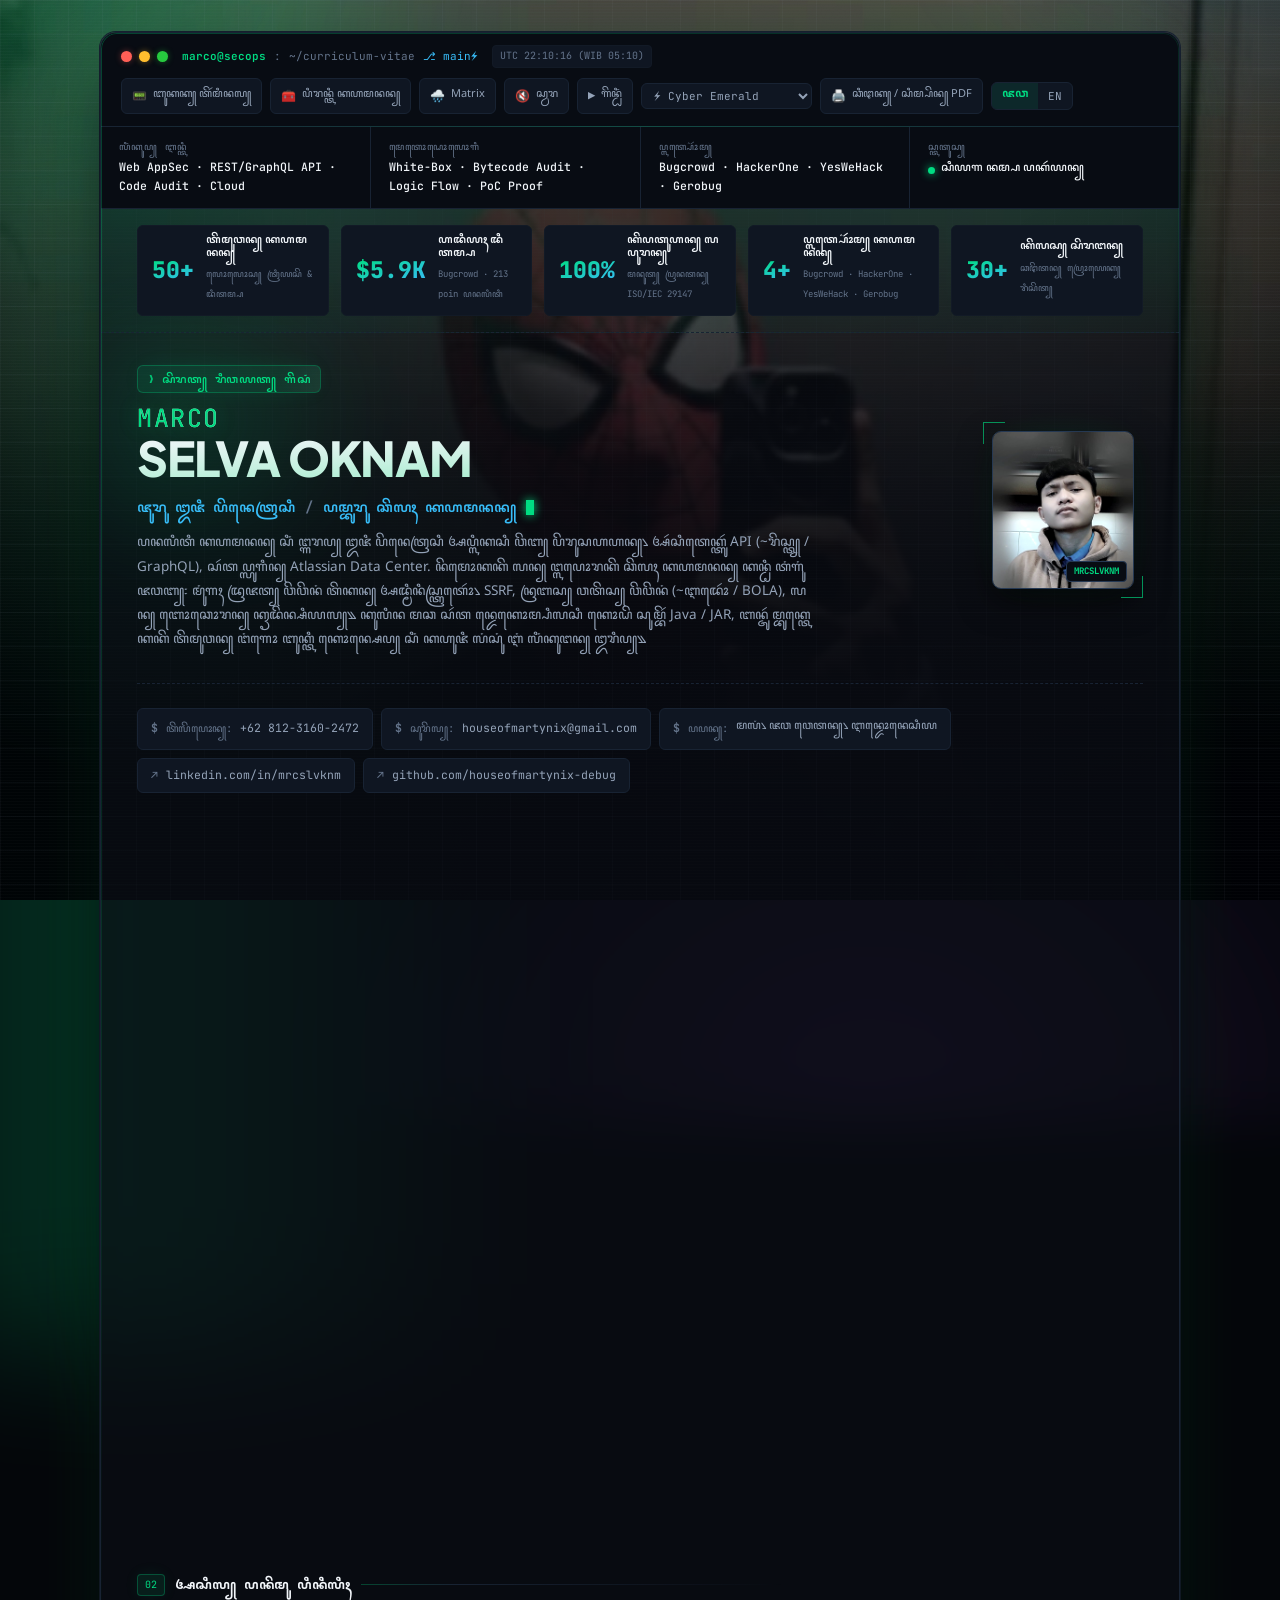
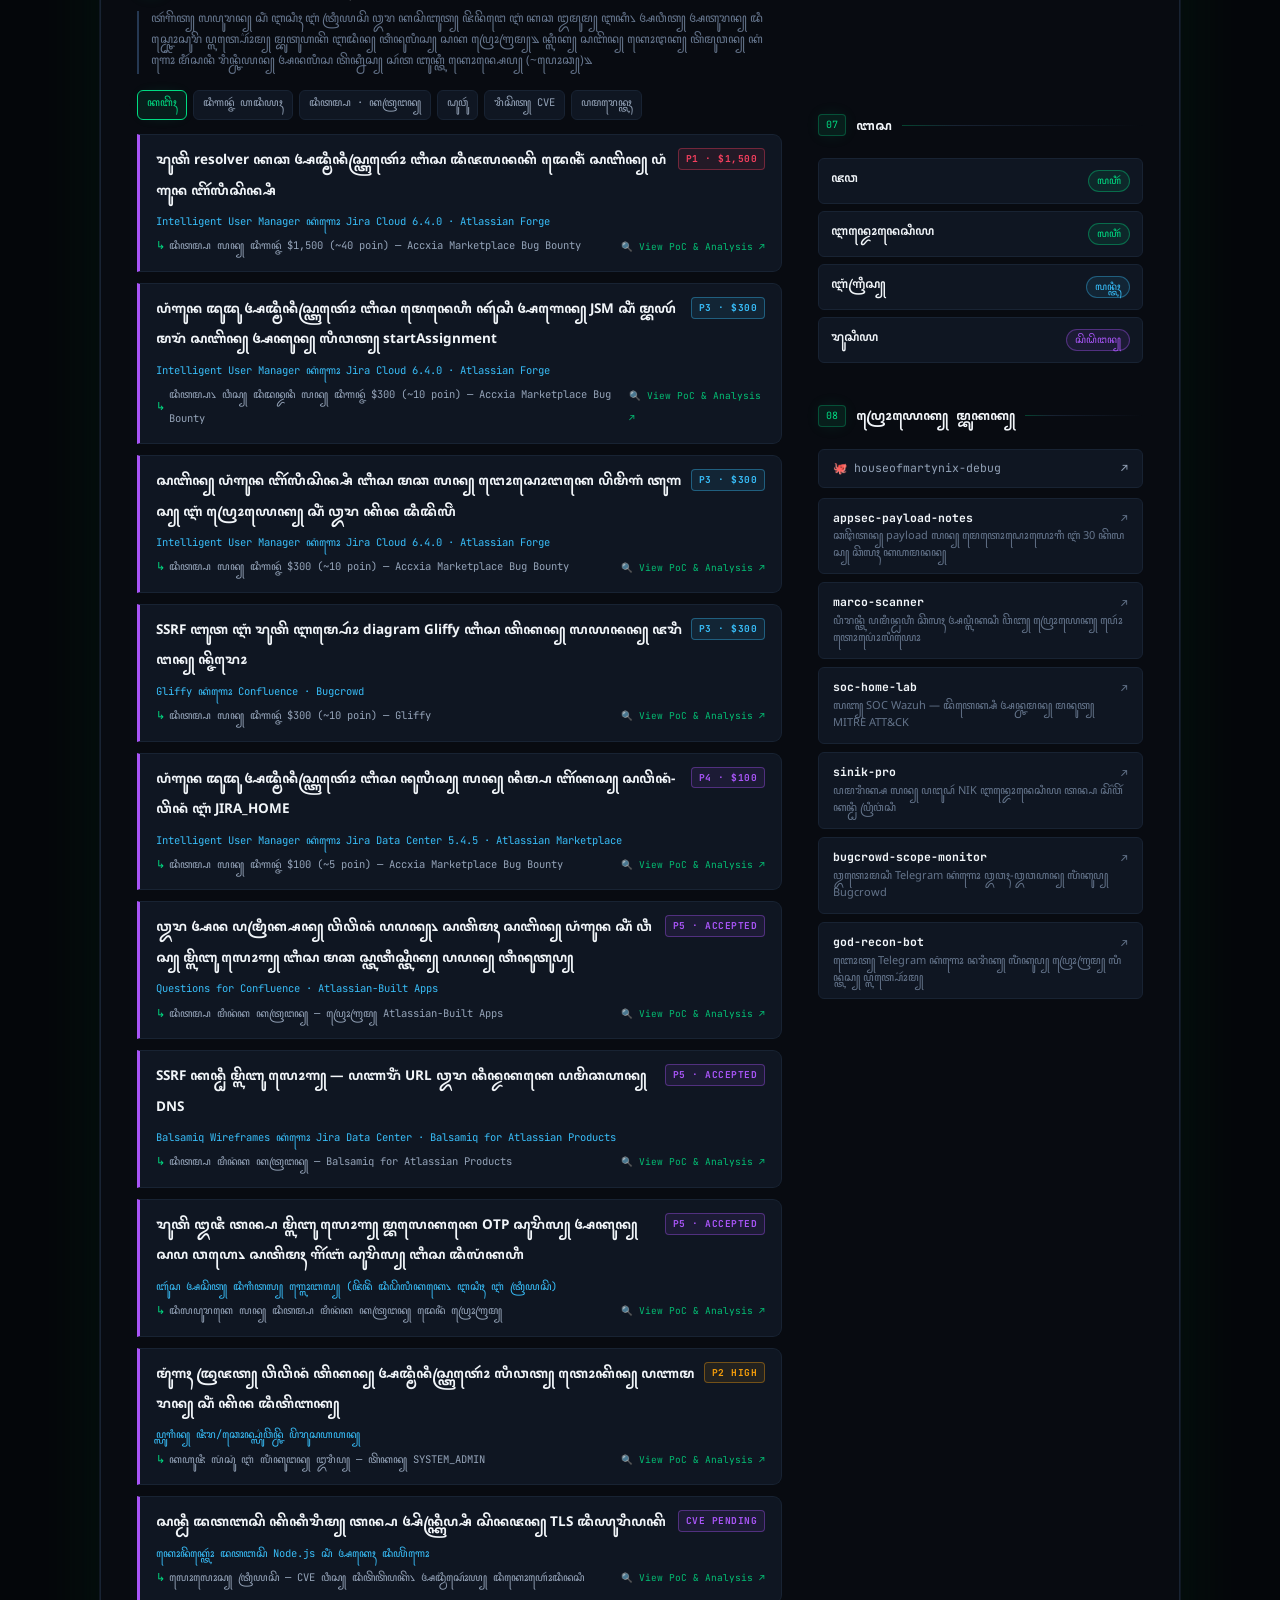
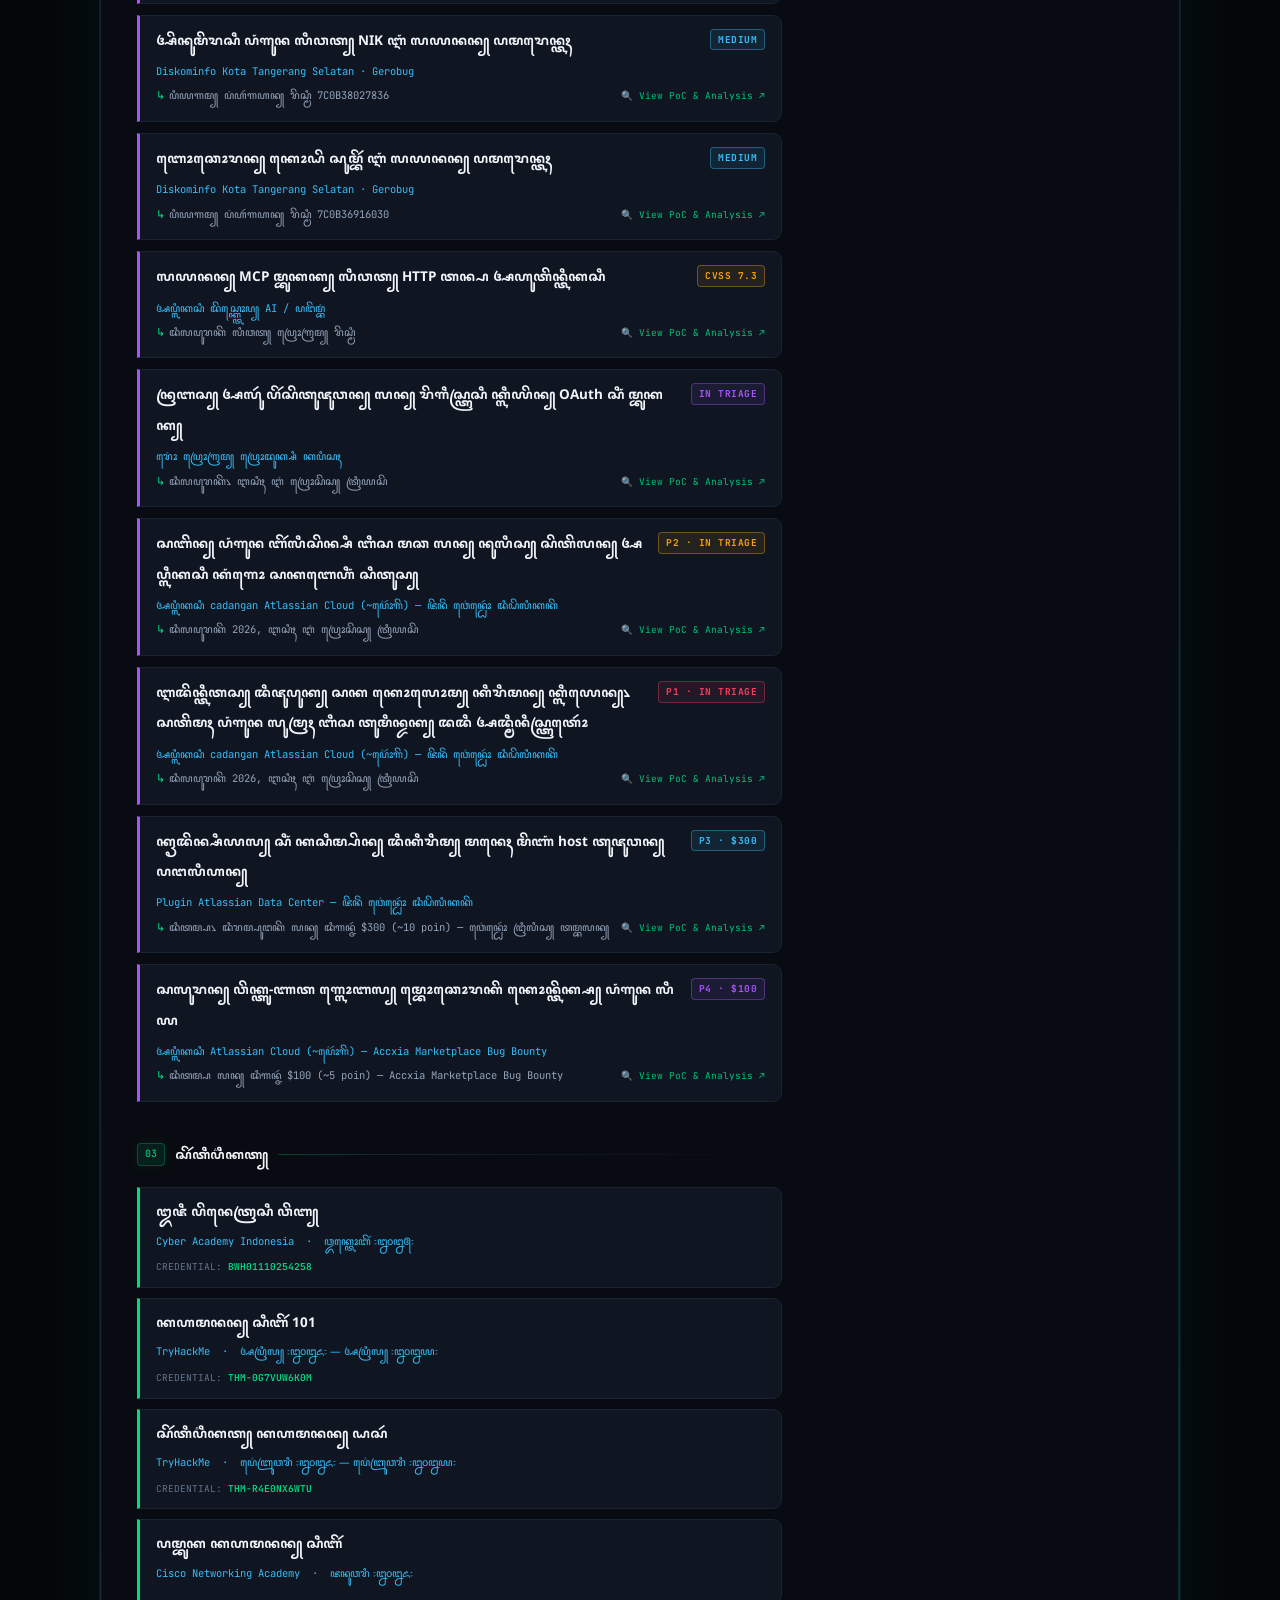
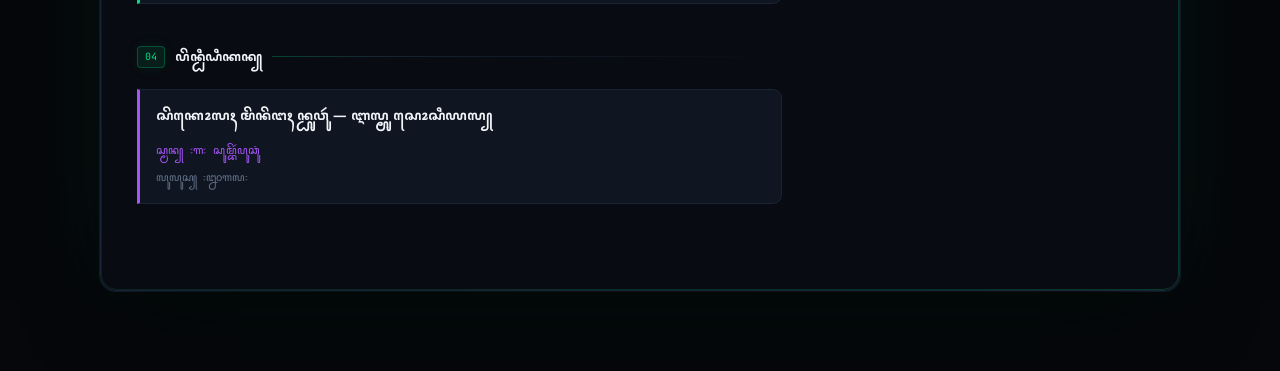
<file: index.html>
<!DOCTYPE html>
<html lang="jv">
<head>
<meta charset="UTF-8">
<meta name="viewport" content="width=device-width, initial-scale=1.0">
<title>Marco Selva Oknam — ꦗꦸꦫꦸ ꦈꦗꦶ ꦥꦼꦤꦺꦠꦿꦱꦶ · ꦥꦩ꧀ꦧꦸꦫꦸ ꦕꦼꦭꦃ ꦏꦲꦩꦤꦤ꧀</title>
<meta name="description" content="Marco Selva Oknam — Application Security Researcher, Penetration Tester &amp; Bug Bounty Hunter.">
<link rel="preconnect" href="https://fonts.googleapis.com">
<link rel="preconnect" href="https://fonts.gstatic.com" crossorigin>
<link href="https://fonts.googleapis.com/css2?family=JetBrains+Mono:ital,wght@0,400;0,500;0,600;0,700;1,400&family=Plus+Jakarta+Sans:ital,wght@0,300;0,400;0,500;0,600;0,700;0,800;1,400&family=Noto+Sans+Javanese:wght@400;500;600;700&display=swap" rel="stylesheet">
<style>/* ==========================================================================
   MARCO SELVA OKNAM — ELITE CYBERSECURITY & DEV TERMINAL DESIGN SYSTEM
   --------------------------------------------------------------------------
   Layer map
     0. Reset & tokens
     1. Theme palettes (emerald · cyberpunk · stealth · amber · crimson · paper)
     2. Keyframes
     3. Ambient background stack (aurora → grid → scanline → vignette → grain)
     4. Chrome: shell, bars, telemetry, stats
     5. Content: hero, sections, cards, widgets
     6. Overlays: toolbox, modal, CLI drawer
     7. Responsive · reduced motion · print
   ========================================================================== */

*,*::before,*::after{margin:0;padding:0;box-sizing:border-box}

/* ==========================================================================
   1. THEME PALETTES
   ========================================================================== */

:root, [data-theme="emerald"]{
  --bg:#05070b;
  --bg-deep:#020306;
  --shell:#0b0f17;
  --glass:rgba(11,15,23,0.64);
  --bar:#080c13;
  --well:#080c12;
  --well-deep:#05080c;
  --panel:#0f1622;
  --panel-hover:#151e2e;
  --panel-active:#1b283d;
  --border:#182333;
  --border-focus:#253852;
  --border-subtle:#121a26;
  --overlay:rgba(2,4,8,0.84);

  --accent:#00dc82;
  --accent-dim:rgba(0,220,130,0.09);
  --accent-glow:rgba(0,220,130,0.28);
  --accent-text:#000000;

  --cyan:#38bdf8;
  --cyan-dim:rgba(56,189,248,0.09);

  --purple:#a855f7;
  --purple-dim:rgba(168,85,247,0.09);

  --amber:#f59e0b;
  --amber-dim:rgba(245,158,11,0.09);

  --rose:#f43f5e;
  --rose-dim:rgba(244,63,94,0.09);

  --text:#f1f5f9;
  --text-muted:#94a3b8;
  --text-dim:#64748b;
  --code-text:#e2e8f0;

  /* ambient background */
  --aurora-1:rgba(0,220,130,0.20);
  --aurora-2:rgba(56,189,248,0.15);
  --aurora-3:rgba(168,85,247,0.13);
  --grid-line:rgba(148,163,184,0.05);
  --grid-size:34px;
  --scan:rgba(255,255,255,0.016);
  --vignette:rgba(1,2,5,0.92);
  --grain:0.030;
  --sheen:rgba(255,255,255,0.055);
  --halo:rgba(0,220,130,0.22);

  /* Portrait backdrop. --bg-deep is per-theme, so the veil re-tints itself. */
  --photo-opacity:1;
  --photo-veil:color-mix(in srgb, var(--bg-deep) 82%, transparent);

  --mono:'JetBrains Mono','Space Mono','Noto Sans Javanese',SFMono-Regular,Consolas,monospace;
  --sans:'Plus Jakarta Sans','DM Sans','Noto Sans Javanese',-apple-system,BlinkMacSystemFont,'Segoe UI',Roboto,sans-serif;
  --jv:'Noto Sans Javanese','Plus Jakarta Sans',sans-serif;

  --radius-lg:16px;
  --radius-md:9px;
  --radius-sm:6px;
  --shadow-shell:0 28px 80px -18px rgba(0,0,0,0.9),0 0 0 1px var(--border);
  --transition:all 0.22s cubic-bezier(0.16,1,0.3,1);
}

[data-theme="cyberpunk"]{
  --bg:#06060f;
  --bg-deep:#030308;
  --shell:#0d0d1a;
  --glass:rgba(13,13,26,0.64);
  --bar:#0a0a16;
  --well:#0b0b18;
  --well-deep:#07070f;
  --panel:#131326;
  --panel-hover:#1c1c38;
  --panel-active:#25254a;
  --border:#242447;
  --border-focus:#41417a;
  --border-subtle:#181830;
  --overlay:rgba(4,4,12,0.85);

  --accent:#00f0ff;
  --accent-dim:rgba(0,240,255,0.12);
  --accent-glow:rgba(0,240,255,0.35);
  --accent-text:#070710;

  --cyan:#f43f5e;
  --cyan-dim:rgba(244,63,94,0.12);
  --purple:#c084fc;
  --purple-dim:rgba(192,132,252,0.12);
  --amber:#fbbf24;
  --amber-dim:rgba(251,191,36,0.12);
  --rose:#ff0055;
  --rose-dim:rgba(255,0,85,0.12);

  --text:#f8fafc;
  --text-muted:#a5b4fc;
  --text-dim:#6366f1;

  --aurora-1:rgba(0,240,255,0.22);
  --aurora-2:rgba(255,0,85,0.17);
  --aurora-3:rgba(192,132,252,0.17);
  --grid-line:rgba(129,140,248,0.06);
  --scan:rgba(0,240,255,0.020);
  --vignette:rgba(2,2,9,0.92);
  --grain:0.035;
  --halo:rgba(255,0,85,0.24);
}

[data-theme="stealth"]{
  --bg:#070a10;
  --bg-deep:#04060a;
  --shell:#0e131d;
  --glass:rgba(14,19,29,0.67);
  --bar:#0a0e16;
  --well:#0b1019;
  --well-deep:#070a10;
  --panel:#141b27;
  --panel-hover:#1c2536;
  --panel-active:#243046;
  --border:#1f293d;
  --border-focus:#334464;
  --border-subtle:#161f2e;
  --overlay:rgba(3,6,11,0.86);

  --accent:#60a5fa;
  --accent-dim:rgba(96,165,250,0.1);
  --accent-glow:rgba(96,165,250,0.3);
  --accent-text:#080b11;

  --cyan:#38bdf8;
  --cyan-dim:rgba(56,189,248,0.1);
  --purple:#818cf8;
  --purple-dim:rgba(129,140,248,0.1);
  --amber:#fbbf24;
  --amber-dim:rgba(251,191,36,0.1);
  --rose:#f87171;
  --rose-dim:rgba(248,113,113,0.1);

  --text:#f1f5f9;
  --text-muted:#94a3b8;
  --text-dim:#475569;

  --aurora-1:rgba(96,165,250,0.16);
  --aurora-2:rgba(129,140,248,0.13);
  --aurora-3:rgba(56,189,248,0.10);
  --grid-line:rgba(148,163,184,0.045);
  --scan:rgba(255,255,255,0.012);
  --vignette:rgba(2,4,8,0.92);
  --grain:0.026;
  --halo:rgba(129,140,248,0.20);
}

[data-theme="amber"]{
  --bg:#090703;
  --bg-deep:#050301;
  --shell:#120e06;
  --glass:rgba(18,14,6,0.67);
  --bar:#0e0b04;
  --well:#100c05;
  --well-deep:#0a0703;
  --panel:#1a1409;
  --panel-hover:#261e0f;
  --panel-active:#332814;
  --border:#2b200e;
  --border-focus:#4a3818;
  --border-subtle:#1e170a;
  --overlay:rgba(8,5,1,0.86);

  --accent:#fbbf24;
  --accent-dim:rgba(251,191,36,0.12);
  --accent-glow:rgba(251,191,36,0.35);
  --accent-text:#0a0804;

  --cyan:#fcd34d;
  --cyan-dim:rgba(252,211,77,0.12);
  --purple:#f59e0b;
  --purple-dim:rgba(245,158,11,0.12);
  --amber:#d97706;
  --amber-dim:rgba(217,119,6,0.12);
  --rose:#ef4444;
  --rose-dim:rgba(239,68,68,0.12);

  --text:#fef3c7;
  --text-muted:#d97706;
  --text-dim:#92400e;

  --aurora-1:rgba(251,191,36,0.18);
  --aurora-2:rgba(217,119,6,0.15);
  --aurora-3:rgba(239,68,68,0.11);
  --grid-line:rgba(251,191,36,0.05);
  --scan:rgba(251,191,36,0.028);
  --vignette:rgba(6,4,1,0.93);
  --grain:0.040;
  --halo:rgba(217,119,6,0.24);
}

[data-theme="crimson"]{
  --bg:#0a0407;
  --bg-deep:#050103;
  --shell:#150810;
  --glass:rgba(21,8,16,0.64);
  --bar:#0f050b;
  --well:#11060c;
  --well-deep:#090207;
  --panel:#1d0c16;
  --panel-hover:#28121e;
  --panel-active:#351829;
  --border:#331525;
  --border-focus:#54233c;
  --border-subtle:#230e19;
  --overlay:rgba(7,2,5,0.86);

  --accent:#ff3b5c;
  --accent-dim:rgba(255,59,92,0.11);
  --accent-glow:rgba(255,59,92,0.32);
  --accent-text:#0a0407;

  --cyan:#fb7185;
  --cyan-dim:rgba(251,113,133,0.11);
  --purple:#f472b6;
  --purple-dim:rgba(244,114,182,0.11);
  --amber:#fb923c;
  --amber-dim:rgba(251,146,60,0.11);
  --rose:#ef4444;
  --rose-dim:rgba(239,68,68,0.11);

  --text:#ffe4ec;
  --text-muted:#e2a8bb;
  --text-dim:#a4677f;

  --aurora-1:rgba(255,59,92,0.20);
  --aurora-2:rgba(244,114,182,0.15);
  --aurora-3:rgba(251,146,60,0.12);
  --grid-line:rgba(255,150,175,0.05);
  --scan:rgba(255,59,92,0.020);
  --vignette:rgba(5,1,3,0.93);
  --grain:0.034;
  --halo:rgba(244,114,182,0.22);
}

[data-theme="paper"]{
  --bg:#eef2f7;
  --bg-deep:#dde5ee;
  --shell:#ffffff;
  --glass:rgba(255,255,255,0.94);
  --bar:#eef2f7;
  --well:#ffffff;
  --well-deep:#f8fafc;
  --panel:#f1f5f9;
  --panel-hover:#e6edf5;
  --panel-active:#cbd5e1;
  --border:#cbd5e1;
  --border-focus:#94a3b8;
  --border-subtle:#e2e8f0;
  --overlay:rgba(15,23,42,0.45);

  --accent:#047857;
  --accent-dim:rgba(4,120,87,0.1);
  --accent-glow:rgba(4,120,87,0.25);
  --accent-text:#ffffff;

  --cyan:#0284c7;
  --cyan-dim:rgba(2,132,199,0.1);
  --purple:#7c3aed;
  --purple-dim:rgba(124,58,237,0.1);
  --amber:#b45309;
  --amber-dim:rgba(180,83,9,0.1);
  --rose:#e11d48;
  --rose-dim:rgba(225,29,72,0.1);

  --text:#0f172a;
  --text-muted:#334155;
  --text-dim:#64748b;
  --code-text:#1e293b;

  --aurora-1:rgba(4,120,87,0.13);
  --aurora-2:rgba(2,132,199,0.11);
  --aurora-3:rgba(124,58,237,0.09);
  --grid-line:rgba(15,23,42,0.04);
  --scan:rgba(15,23,42,0.008);
  --vignette:rgba(148,163,184,0.30);
  --grain:0.018;
  --sheen:rgba(15,23,42,0.045);
  --halo:rgba(4,120,87,0.18);
  /* Recruiter mode: the backdrop drops back to a whisper. */
  --photo-opacity:0.13;
  --shadow-shell:0 24px 50px -14px rgba(15,23,42,0.18),0 0 0 1px var(--border);
}

/* ==========================================================================
   2. KEYFRAMES
   ========================================================================== */

@keyframes fadeIn{from{opacity:0;transform:translateY(16px)}to{opacity:1;transform:translateY(0)}}
@keyframes blink{0%,100%{opacity:1}50%{opacity:0}}
@keyframes pulseLive{0%,100%{opacity:1;transform:scale(1)}50%{opacity:0.35;transform:scale(0.85)}}
@keyframes auroraDrift{
  0%  {transform:translate3d(0,0,0) scale(1)}
  33% {transform:translate3d(-3.5%,2.5%,0) scale(1.08)}
  66% {transform:translate3d(3%,-2%,0) scale(1.04)}
  100%{transform:translate3d(-1.5%,-3%,0) scale(1.1)}
}
@keyframes beamSweep{
  0%  {opacity:0.20;transform:translateX(-18%) rotate(8deg)}
  50% {opacity:0.45;transform:translateX(14%) rotate(8deg)}
  100%{opacity:0.20;transform:translateX(-18%) rotate(8deg)}
}
@keyframes sheenSweep{from{background-position:-60% 0}to{background-position:170% 0}}
@keyframes ringSpin{to{transform:rotate(1turn)}}
@keyframes haloPulse{0%,100%{opacity:0.55}50%{opacity:1}}
@keyframes scanDown{from{transform:translateY(-100%)}to{transform:translateY(400%)}}
@keyframes eqBounce{0%,100%{transform:scaleY(0.35)}50%{transform:scaleY(1)}}

/* ==========================================================================
   3. BASE + AMBIENT BACKGROUND STACK
   ========================================================================== */

html{
  scroll-behavior:smooth;
  scrollbar-color:var(--border-focus) var(--bg);
  scrollbar-width:thin;
}

body{
  color:var(--text);
  font-family:var(--sans);
  font-size:13.5px;
  line-height:1.65;
  min-height:100vh;
  -webkit-font-smoothing:antialiased;
  -moz-osx-font-smoothing:grayscale;
  position:relative;
  isolation:isolate;
  background-color:var(--bg);
  background-image:radial-gradient(140% 110% at 50% -20%,
      color-mix(in srgb, var(--bg) 82%, var(--accent)) 0%,
      var(--bg) 42%,
      var(--bg-deep) 100%);
  background-attachment:fixed;
  transition:background-color 0.4s ease;
}

/* Layer 0 — portrait backdrop (the image itself is injected by build.py).
   Sits under every other ambient layer; the veil keeps the centre, where the
   shell and its text live, dark enough to read against. */
.ambient-photo{
  position:fixed;
  inset:0;
  z-index:-3;
  pointer-events:none;
  background-size:cover;
  background-position:50% 6%;
  background-repeat:no-repeat;
  opacity:var(--photo-opacity);
}
.ambient-photo::after{
  content:'';
  position:absolute;
  inset:0;
  background:
    radial-gradient(95% 75% at 50% 14%, transparent 0%, transparent 34%, var(--photo-veil) 100%),
    linear-gradient(180deg, transparent 0%, transparent 42%, var(--photo-veil) 96%);
}

/* Layer A — drifting aurora field */
body::before{
  content:'';
  position:fixed;
  inset:-25%;
  z-index:-2;
  pointer-events:none;
  background:
    radial-gradient(38% 42% at 16% 12%, var(--aurora-1) 0%, transparent 64%),
    radial-gradient(34% 38% at 84% 6%,  var(--aurora-2) 0%, transparent 62%),
    radial-gradient(48% 50% at 62% 96%, var(--aurora-3) 0%, transparent 66%),
    radial-gradient(30% 30% at 92% 62%, var(--aurora-1) 0%, transparent 60%);
  filter:blur(30px) saturate(1.2);
  animation:auroraDrift 42s ease-in-out infinite alternate;
  will-change:transform;
}

/* Layer B — engineering grid + CRT scanline + vignette (grain is its own layer) */
body::after{
  content:'';
  position:fixed;
  inset:0;
  z-index:-1;
  pointer-events:none;
  background-image:
    linear-gradient(var(--grid-line) 1px, transparent 1px),
    linear-gradient(90deg, var(--grid-line) 1px, transparent 1px),
    repeating-linear-gradient(180deg, var(--scan) 0 1px, transparent 1px 3px),
    radial-gradient(120% 88% at 50% 4%, transparent 32%, var(--vignette) 100%);
  background-size:var(--grid-size) var(--grid-size), var(--grid-size) var(--grid-size), 100% 100%, 100% 100%;
}

/* Grain intensity rides on a theme token via a dedicated third layer */
.ambient-grain{
  position:fixed;
  inset:0;
  z-index:-1;
  pointer-events:none;
  opacity:var(--grain);
  mix-blend-mode:overlay;
  background-image:url("data:image/svg+xml,%3Csvg xmlns='http://www.w3.org/2000/svg' width='200' height='200'%3E%3Cfilter id='g'%3E%3CfeTurbulence type='fractalNoise' baseFrequency='0.75' numOctaves='4' stitchTiles='stitch'/%3E%3C/filter%3E%3Crect width='200' height='200' filter='url(%23g)'/%3E%3C/svg%3E");
}

/* Slow diagonal light beam sweeping the backdrop */
.ambient-beam{
  position:fixed;
  top:-30vh;
  left:-20vw;
  width:60vw;
  height:180vh;
  z-index:-2;
  pointer-events:none;
  background:linear-gradient(90deg, transparent, var(--halo), transparent);
  filter:blur(70px);
  animation:beamSweep 26s ease-in-out infinite;
  will-change:transform,opacity;
}

/* Background Matrix Canvas */
#matrixCanvas{
  position:fixed;
  top:0;
  left:0;
  width:100vw;
  height:100vh;
  pointer-events:none;
  z-index:-1;
  opacity:0.28;
  display:none;
}
body.matrix-active #matrixCanvas{display:block}

/* Reading-progress rail */
.scroll-progress{
  position:fixed;
  top:0;
  left:0;
  height:2px;
  width:0;
  z-index:9998;
  background:linear-gradient(90deg,var(--accent),var(--cyan),var(--purple));
  box-shadow:0 0 12px var(--accent-glow);
  transition:width 0.1s linear;
  pointer-events:none;
}

::selection{background:var(--accent);color:var(--accent-text)}

::-webkit-scrollbar{width:10px;height:10px}
::-webkit-scrollbar-track{background:var(--bg)}
::-webkit-scrollbar-thumb{
  background:linear-gradient(180deg,var(--border-focus),var(--border));
  border:2px solid var(--bg);
  border-radius:10px;
}
::-webkit-scrollbar-thumb:hover{background:var(--accent)}

:focus-visible{
  outline:2px solid var(--accent);
  outline-offset:2px;
  border-radius:4px;
}

/* Scroll-reveal (class applied by JS, so no-JS keeps everything visible) */
.reveal-item{
  opacity:0;
  transform:translateY(18px);
  transition:opacity 0.65s cubic-bezier(0.16,1,0.3,1),transform 0.65s cubic-bezier(0.16,1,0.3,1);
}
.reveal-item.in-view{opacity:1;transform:none}

/* Javanese Typography */
.jv{
  font-family:var(--jv);
  letter-spacing:0!important;
  line-height:2.25;
  word-break:normal;
  overflow-wrap:anywhere;
}

.cv-container{
  max-width:1120px;
  margin:0 auto;
  padding:32px 20px 80px;
  position:relative;
  z-index:1;
  animation:fadeIn 0.5s cubic-bezier(0.16,1,0.3,1) both;
}

/* ==========================================================================
   4. SHELL CHASSIS
   ========================================================================== */

.terminal-shell{
  background:var(--glass);
  /* Light blur on purpose: a heavy one smears the backdrop portrait into mush
     and the figure stops reading through the glass. */
  -webkit-backdrop-filter:blur(7px) saturate(1.5);
  backdrop-filter:blur(7px) saturate(1.5);
  border-radius:var(--radius-lg);
  box-shadow:var(--shadow-shell),0 0 90px -30px var(--halo);
  border:1px solid var(--border);
  overflow:hidden;
  position:relative;
}
/* Gradient hairline ring */
.terminal-shell::before{
  content:'';
  position:absolute;
  inset:0;
  border-radius:inherit;
  padding:1px;
  background:linear-gradient(140deg,var(--accent-glow) 0%,transparent 28%,transparent 68%,var(--halo) 100%);
  -webkit-mask:linear-gradient(#000 0 0) content-box,linear-gradient(#000 0 0);
  -webkit-mask-composite:xor;
  mask:linear-gradient(#000 0 0) content-box,linear-gradient(#000 0 0);
  mask-composite:exclude;
  pointer-events:none;
  z-index:5;
  animation:haloPulse 7s ease-in-out infinite;
}

/* TOP SHELL BAR */
.shell-bar{
  display:flex;
  justify-content:space-between;
  align-items:center;
  padding:12px 20px;
  background:var(--bar);
  border-bottom:1px solid var(--border);
  font-family:var(--mono);
  font-size:11.5px;
  color:var(--text-muted);
  user-select:none;
  flex-wrap:wrap;
  gap:10px;
  position:relative;
}
.shell-bar::after{
  content:'';
  position:absolute;
  left:0;
  right:0;
  bottom:-1px;
  height:1px;
  background:linear-gradient(90deg,transparent,var(--accent-glow),transparent);
  opacity:0.8;
}

.shell-bar-left{
  display:flex;
  align-items:center;
  gap:14px;
}

.shell-dots{
  display:flex;
  align-items:center;
  gap:7px;
}
.dot{
  width:11px;
  height:11px;
  border-radius:50%;
  transition:var(--transition);
}
.dot-red{background:#ff5f56;box-shadow:0 0 6px rgba(255,95,86,0.4)}
.dot-yellow{background:#ffbd2e;box-shadow:0 0 6px rgba(255,189,46,0.4)}
.dot-green{background:#27c93f;box-shadow:0 0 6px rgba(39,201,63,0.4)}
.shell-dots:hover .dot{transform:scale(1.12)}

.shell-path{
  display:flex;
  align-items:center;
  gap:8px;
  font-size:11px;
  color:var(--text-dim);
}
.shell-path .user{color:var(--accent);font-weight:600}
.shell-path .branch{color:var(--cyan);display:inline-flex;align-items:center;gap:4px}
.shell-clock{
  font-family:var(--mono);
  font-size:10px;
  color:var(--text-dim);
  background:var(--panel);
  padding:2px 7px;
  border-radius:4px;
  border:1px solid var(--border-subtle);
  font-variant-numeric:tabular-nums;
}

.shell-actions{
  display:flex;
  align-items:center;
  gap:8px;
  flex-wrap:wrap;
}

.action-btn{
  display:inline-flex;
  align-items:center;
  gap:6px;
  background:var(--panel);
  border:1px solid var(--border);
  border-radius:var(--radius-sm);
  padding:5px 10px;
  font-family:var(--mono);
  font-size:11px;
  color:var(--text-muted);
  cursor:pointer;
  text-decoration:none;
  transition:var(--transition);
}
.action-btn:hover, .action-btn.active{
  background:var(--panel-hover);
  border-color:var(--accent);
  color:var(--accent);
  box-shadow:0 0 0 1px var(--accent-dim),0 6px 18px -8px var(--accent-glow);
  transform:translateY(-1px);
}
.action-btn .btn-icon{font-size:12px}

/* SOUNDTRACK BUTTON + NOW-PLAYING CHIP */
.music-btn.playing{
  border-color:var(--accent);
  color:var(--accent);
  background:var(--accent-dim);
}
.music-eq{
  display:none;
  align-items:flex-end;
  gap:2px;
  height:11px;
  margin-left:2px;
}
.music-btn.playing .music-eq{display:inline-flex}
.music-eq i{
  width:2px;
  background:var(--accent);
  border-radius:1px;
  animation:eqBounce 0.9s ease-in-out infinite;
}
.music-eq i:nth-child(1){height:40%;animation-delay:-0.2s}
.music-eq i:nth-child(2){height:100%;animation-delay:-0.55s}
.music-eq i:nth-child(3){height:65%;animation-delay:-0.85s}

.now-playing{
  position:fixed;
  left:50%;
  bottom:22px;
  transform:translate(-50%,14px);
  z-index:9997;
  background:var(--bar);
  border:1px solid var(--accent);
  color:var(--accent);
  font-family:var(--mono);
  font-size:11.5px;
  font-weight:600;
  padding:7px 15px;
  border-radius:999px;
  box-shadow:0 10px 30px -10px var(--accent-glow),0 0 0 1px var(--accent-dim);
  opacity:0;
  pointer-events:none;
  white-space:nowrap;
  max-width:calc(100vw - 32px);
  overflow:hidden;
  text-overflow:ellipsis;
  transition:opacity 0.25s ease, transform 0.25s cubic-bezier(0.16,1,0.3,1);
}
.now-playing.show{opacity:1;transform:translate(-50%,0)}

/* Theme Dropdown / Selector */
.theme-select{
  background:var(--panel);
  border:1px solid var(--border);
  border-radius:var(--radius-sm);
  padding:4px 8px;
  font-family:var(--mono);
  font-size:11px;
  color:var(--text-muted);
  cursor:pointer;
  outline:none;
  transition:var(--transition);
}
.theme-select:hover, .theme-select:focus{
  border-color:var(--accent);
  color:var(--accent);
}
.theme-select option{background:var(--shell);color:var(--text)}

.lang-switch{
  display:inline-flex;
  border:1px solid var(--border);
  border-radius:var(--radius-sm);
  overflow:hidden;
  background:var(--panel);
}
.lang-switch a{
  padding:4px 10px;
  font-family:var(--mono);
  font-size:11px;
  color:var(--text-muted);
  text-decoration:none;
  transition:var(--transition);
}
.lang-switch a:hover{color:var(--accent)}
.lang-switch a.on{background:var(--accent-dim);color:var(--accent);font-weight:700}
.lang-switch a.jvlbl{font-family:var(--jv);font-size:11.5px;letter-spacing:0;line-height:1.6}

/* TELEMETRY HUD STRIP */
.telemetry-strip{
  display:grid;
  grid-template-columns:repeat(auto-fit,minmax(210px,1fr));
  gap:1px;
  background:var(--border);
  border-bottom:1px solid var(--border);
}
.telem-cell{
  background:var(--bar);
  padding:12px 18px;
  display:flex;
  flex-direction:column;
  gap:3px;
  transition:var(--transition);
  position:relative;
  overflow:hidden;
}
.telem-cell::before{
  content:'';
  position:absolute;
  left:0;
  top:0;
  bottom:0;
  width:2px;
  background:var(--accent);
  transform:scaleY(0);
  transform-origin:top;
  transition:transform 0.3s cubic-bezier(0.16,1,0.3,1);
}
.telem-cell:hover{background:var(--panel)}
.telem-cell:hover::before{transform:scaleY(1)}
.telem-key{
  font-family:var(--mono);
  font-size:9.5px;
  text-transform:uppercase;
  letter-spacing:1px;
  color:var(--text-dim);
}
.telem-val{
  font-family:var(--mono);
  font-size:11.5px;
  color:var(--text);
  font-weight:500;
  display:flex;
  align-items:center;
  gap:6px;
}
.live-pulse{
  width:7px;
  height:7px;
  border-radius:50%;
  background:var(--accent);
  box-shadow:0 0 8px var(--accent);
  animation:pulseLive 2s infinite ease-in-out;
  flex-shrink:0;
}

/* STATS COUNTER STRIP */
.stats-banner{
  display:grid;
  grid-template-columns:repeat(auto-fit,minmax(180px,1fr));
  gap:12px;
  padding:16px 36px;
  background:linear-gradient(180deg,var(--accent-dim),transparent 140%);
  border-bottom:1px dashed var(--border);
}
.stat-card{
  background:var(--panel);
  border:1px solid var(--border-subtle);
  border-radius:var(--radius-sm);
  padding:10px 14px;
  display:flex;
  align-items:center;
  gap:12px;
  transition:var(--transition);
  position:relative;
  overflow:hidden;
}
.stat-card:hover{
  border-color:var(--accent);
  transform:translateY(-3px);
  box-shadow:0 14px 30px -18px var(--accent-glow);
}
.stat-num{
  font-family:var(--mono);
  font-size:23px;
  font-weight:800;
  line-height:1;
  background:linear-gradient(160deg,var(--accent),var(--cyan));
  -webkit-background-clip:text;
  background-clip:text;
  -webkit-text-fill-color:transparent;
  font-variant-numeric:tabular-nums;
}
.stat-info{
  display:flex;
  flex-direction:column;
  gap:2px;
}
.stat-title{
  font-size:11px;
  font-weight:600;
  color:var(--text);
  line-height:1.2;
}
.stat-sub{
  font-family:var(--mono);
  font-size:9px;
  color:var(--text-dim);
}

/* SHELL CONTENT BODY */
.shell-content{
  padding:32px 36px 48px;
  position:relative;
}

/* ==========================================================================
   5. HERO
   ========================================================================== */

.hero-header{
  display:grid;
  grid-template-columns:1fr auto;
  gap:32px;
  align-items:center;
  padding-bottom:28px;
  border-bottom:1px dashed var(--border);
  margin-bottom:24px;
  position:relative;
}
.hero-header::before{
  content:'';
  position:absolute;
  top:-40px;
  left:-60px;
  width:340px;
  height:220px;
  background:radial-gradient(circle at 30% 40%, var(--accent-glow), transparent 68%);
  filter:blur(46px);
  opacity:0.5;
  pointer-events:none;
  z-index:-1;
}

.hero-tag{
  display:inline-flex;
  align-items:center;
  gap:6px;
  font-family:var(--mono);
  font-size:11px;
  color:var(--accent);
  background:var(--accent-dim);
  border:1px solid var(--accent-glow);
  padding:4px 10px;
  border-radius:var(--radius-sm);
  margin-bottom:12px;
  font-weight:600;
  letter-spacing:0.5px;
  position:relative;
  overflow:hidden;
  box-shadow:0 0 24px -10px var(--accent-glow);
}
.hero-tag::before{content:'❯ ';opacity:0.85}
.hero-tag::after{
  content:'';
  position:absolute;
  inset:0;
  background:linear-gradient(115deg,transparent 35%,var(--sheen) 50%,transparent 65%);
  background-size:220% 100%;
  animation:sheenSweep 5.5s ease-in-out infinite;
  pointer-events:none;
}

.hero-name{
  font-family:var(--sans);
  font-size:clamp(30px,4.5vw,48px);
  font-weight:800;
  letter-spacing:-1.2px;
  line-height:1.06;
  color:var(--text);
  background:linear-gradient(178deg,var(--text) 30%,color-mix(in srgb,var(--text) 42%,var(--accent)) 120%);
  -webkit-background-clip:text;
  background-clip:text;
  -webkit-text-fill-color:transparent;
}
.hero-name span.given{
  color:var(--accent);
  -webkit-text-fill-color:var(--accent);
  font-weight:400;
  font-size:0.52em;
  display:block;
  letter-spacing:1.5px;
  text-transform:uppercase;
  font-family:var(--mono);
  margin-bottom:2px;
  text-shadow:0 0 22px var(--accent-glow);
}

.role-banner{
  margin-top:12px;
  display:flex;
  align-items:center;
  gap:10px;
  flex-wrap:wrap;
  font-family:var(--mono);
  font-size:14px;
  color:var(--cyan);
  font-weight:600;
}
.role-banner .sep{color:var(--text-dim)}
.cursor{
  display:inline-block;
  width:8px;
  height:15px;
  background:var(--accent);
  box-shadow:0 0 10px var(--accent);
  animation:blink 1.1s step-end infinite;
  vertical-align:middle;
}

.hero-bio{
  margin-top:14px;
  font-size:13.5px;
  line-height:1.8;
  color:var(--text-muted);
  max-width:680px;
}

/* AVATAR FRAME — HUD bracket treatment */
.avatar-wrapper{
  position:relative;
  flex-shrink:0;
  padding:9px;
}
.avatar-wrapper::before,
.avatar-wrapper::after{
  content:'';
  position:absolute;
  width:22px;
  height:22px;
  border:1.5px solid var(--accent);
  opacity:0.65;
  transition:var(--transition);
  pointer-events:none;
}
.avatar-wrapper::before{top:0;left:0;border-right:none;border-bottom:none}
.avatar-wrapper::after{bottom:0;right:0;border-left:none;border-top:none}
.avatar-wrapper:hover::before,
.avatar-wrapper:hover::after{opacity:1;width:30px;height:30px}

.avatar-frame{
  width:142px;
  height:158px;
  border-radius:var(--radius-md);
  overflow:hidden;
  position:relative;
  border:1px solid var(--border-focus);
  background:var(--panel);
  box-shadow:0 12px 32px rgba(0,0,0,0.6),0 0 40px -18px var(--accent-glow);
}
.avatar-frame img{
  width:100%;
  height:100%;
  object-fit:cover;
  object-position:center top;
  display:block;
  filter:grayscale(12%) contrast(1.06);
  transition:var(--transition);
}
.avatar-frame:hover img{filter:grayscale(0%) contrast(1.1);transform:scale(1.04)}
/* CRT scan pass over the portrait */
.avatar-frame::after{
  content:'';
  position:absolute;
  left:0;
  right:0;
  top:0;
  height:26%;
  background:linear-gradient(180deg,transparent,var(--accent-dim),transparent);
  opacity:0;
  pointer-events:none;
}
.avatar-frame:hover::after{opacity:1;animation:scanDown 1.8s linear infinite}
.avatar-tag{
  position:absolute;
  bottom:6px;
  right:6px;
  background:var(--bar);
  border:1px solid var(--border-focus);
  padding:2px 7px;
  border-radius:4px;
  font-family:var(--mono);
  font-size:9px;
  font-weight:700;
  color:var(--accent);
  z-index:2;
}

/* CLI CONTACT BAR */
.cli-contact{
  display:flex;
  flex-wrap:wrap;
  gap:8px;
  margin-bottom:32px;
  font-family:var(--mono);
}
.cmd-pill{
  display:inline-flex;
  align-items:center;
  gap:8px;
  background:var(--panel);
  border:1px solid var(--border);
  border-radius:var(--radius-sm);
  padding:7px 13px;
  font-size:11.5px;
  color:var(--text-muted);
  text-decoration:none;
  transition:var(--transition);
  position:relative;
  cursor:pointer;
  overflow:hidden;
}
.cmd-pill:hover{
  background:var(--panel-hover);
  border-color:var(--accent);
  color:var(--accent);
  transform:translateY(-2px);
  box-shadow:0 10px 24px -14px var(--accent-glow);
}
.cmd-pill .prefix{color:var(--text-dim);font-weight:700}
.cmd-pill:hover .prefix{color:var(--accent)}
.cmd-pill .lbl{color:var(--text-dim);font-size:10.5px}

.toast{
  position:absolute;
  top:-28px;
  left:50%;
  transform:translateX(-50%);
  background:var(--accent);
  color:var(--accent-text);
  font-family:var(--mono);
  font-size:10px;
  font-weight:700;
  padding:3px 8px;
  border-radius:4px;
  opacity:0;
  pointer-events:none;
  transition:opacity 0.2s ease, transform 0.2s ease;
  white-space:nowrap;
  box-shadow:0 4px 12px rgba(0,0,0,0.5);
}
.toast.show{
  opacity:1;
  transform:translateX(-50%) translateY(-2px);
}

/* ==========================================================================
   6. TOOLBOX DRAWER
   ========================================================================== */

.cyber-toolbox{
  background:var(--panel);
  border:1px solid var(--border-focus);
  border-radius:var(--radius-md);
  margin-bottom:32px;
  overflow:hidden;
  display:none;
  animation:fadeIn 0.3s ease;
}
.cyber-toolbox.open{display:block}

.toolbox-head{
  display:flex;
  justify-content:space-between;
  align-items:center;
  padding:12px 18px;
  background:var(--bar);
  border-bottom:1px solid var(--border);
  flex-wrap:wrap;
  gap:8px;
}
.toolbox-title{
  font-family:var(--mono);
  font-size:12px;
  font-weight:700;
  color:var(--accent);
  display:flex;
  align-items:center;
  gap:8px;
}
.toolbox-tabs{
  display:flex;
  gap:6px;
  flex-wrap:wrap;
}
.tb-tab-btn{
  background:transparent;
  border:1px solid var(--border);
  border-radius:var(--radius-sm);
  padding:4px 10px;
  font-family:var(--mono);
  font-size:10.5px;
  color:var(--text-muted);
  cursor:pointer;
  transition:var(--transition);
}
.tb-tab-btn:hover, .tb-tab-btn.active{
  background:var(--accent-dim);
  border-color:var(--accent);
  color:var(--accent);
}
.toolbox-body{
  padding:18px;
}
.tool-pane{display:none}
.tool-pane.active{display:block}
.tool-input{
  width:100%;
  background:var(--well);
  border:1px solid var(--border);
  border-radius:var(--radius-sm);
  padding:10px 12px;
  font-family:var(--mono);
  font-size:11.5px;
  color:var(--text);
  margin-bottom:10px;
  outline:none;
  resize:vertical;
  transition:var(--transition);
}
.tool-input::placeholder{color:var(--text-dim)}
.tool-input:focus{border-color:var(--accent);box-shadow:0 0 0 3px var(--accent-dim)}
.tool-output{
  background:var(--well-deep);
  border:1px solid var(--border-subtle);
  border-radius:var(--radius-sm);
  padding:12px;
  font-family:var(--mono);
  font-size:11px;
  color:var(--cyan);
  white-space:pre-wrap;
  word-break:break-all;
  max-height:220px;
  overflow-y:auto;
}
.tool-actions-row{
  display:flex;
  gap:8px;
  margin-bottom:10px;
  flex-wrap:wrap;
}

/* ==========================================================================
   7. MAIN GRID & SECTIONS
   ========================================================================== */

.main-grid{
  display:grid;
  grid-template-columns:1fr 325px;
  gap:36px;
}

.section{margin-bottom:38px}
.sec-header{
  display:flex;
  align-items:center;
  gap:10px;
  margin-bottom:18px;
}
.sec-num{
  font-family:var(--mono);
  font-size:10px;
  color:var(--accent);
  background:var(--accent-dim);
  padding:2px 7px;
  border-radius:4px;
  border:1px solid var(--accent-glow);
  box-shadow:0 0 18px -6px var(--accent-glow);
}
.sec-title{
  font-family:var(--mono);
  font-size:13px;
  font-weight:700;
  text-transform:uppercase;
  letter-spacing:1px;
  color:var(--text);
  white-space:nowrap;
}
.sec-divider{
  flex:1;
  height:1px;
  background:linear-gradient(90deg,var(--accent-glow),var(--border) 22%,transparent);
}
.sec-callout{
  font-size:12px;
  color:var(--text-dim);
  border-left:2px solid var(--border-focus);
  padding-left:12px;
  margin:-6px 0 16px;
  line-height:1.75;
}

/* FILTER CHIPS */
.filter-bar{
  display:flex;
  gap:6px;
  margin-bottom:14px;
  flex-wrap:wrap;
}
.filter-chip{
  font-family:var(--mono);
  font-size:10.5px;
  padding:3px 9px;
  background:var(--panel);
  border:1px solid var(--border);
  border-radius:var(--radius-sm);
  color:var(--text-muted);
  cursor:pointer;
  transition:var(--transition);
}
.filter-chip:hover, .filter-chip.active{
  border-color:var(--accent);
  color:var(--accent);
  background:var(--accent-dim);
  box-shadow:0 0 16px -8px var(--accent-glow);
}

/* TIMELINE: EXPERIENCE */
.timeline-list{
  position:relative;
  padding-left:18px;
}
.timeline-list::before{
  content:'';
  position:absolute;
  left:0;
  top:8px;
  bottom:8px;
  width:1px;
  background:linear-gradient(180deg,var(--accent),color-mix(in srgb,var(--accent) 8%,transparent));
}
.timeline-item{
  position:relative;
  padding-bottom:24px;
}
.timeline-item:last-child{padding-bottom:4px}
.timeline-item::after{
  content:'';
  position:absolute;
  left:-21px;
  top:6px;
  width:7px;
  height:7px;
  border-radius:50%;
  background:var(--accent);
  box-shadow:0 0 8px var(--accent);
  transition:var(--transition);
}
.timeline-item:hover::after{transform:scale(1.5);box-shadow:0 0 16px var(--accent)}

.t-meta{
  display:flex;
  justify-content:space-between;
  align-items:center;
  gap:10px;
  flex-wrap:wrap;
  margin-bottom:3px;
}
.t-role{
  font-size:14.5px;
  font-weight:700;
  color:var(--text);
}
.t-period{
  font-family:var(--mono);
  font-size:10.5px;
  color:var(--text-dim);
  background:var(--panel);
  border:1px solid var(--border);
  padding:2px 8px;
  border-radius:var(--radius-sm);
  white-space:nowrap;
}
.t-company{
  font-family:var(--mono);
  font-size:11px;
  color:var(--cyan);
  margin-bottom:7px;
}
.t-desc{
  font-size:13px;
  color:var(--text-muted);
  line-height:1.75;
}

/* FINDINGS & HALL OF FAME CARDS */
.finding-card{
  background:var(--panel);
  border:1px solid var(--border);
  border-left:3px solid var(--purple);
  border-radius:0 var(--radius-md) var(--radius-md) 0;
  padding:13px 16px;
  margin-bottom:11px;
  transition:var(--transition);
  cursor:pointer;
  position:relative;
  overflow:hidden;
}
.finding-card:hover{
  background:var(--panel-hover);
  border-color:var(--border-focus);
  border-left-color:var(--accent);
  transform:translateX(4px);
  box-shadow:-6px 10px 28px -18px var(--accent-glow);
}
/* Light sheen sweep shared by the card family */
.finding-card::after,
.cert-item::after,
.edu-box::after,
.repo-card::after{
  content:'';
  position:absolute;
  inset:0;
  pointer-events:none;
  background:linear-gradient(115deg,transparent 38%,var(--sheen) 50%,transparent 62%);
  background-size:220% 100%;
  opacity:0;
  transition:opacity 0.3s ease;
}
.finding-card:hover::after,
.cert-item:hover::after,
.edu-box:hover::after,
.repo-card:hover::after{opacity:1;animation:sheenSweep 0.9s ease}
.f-head{
  display:flex;
  justify-content:space-between;
  align-items:flex-start;
  gap:8px;
  margin-bottom:4px;
}
.f-title{
  font-size:13.5px;
  font-weight:700;
  color:var(--text);
}
.f-target{
  font-family:var(--mono);
  font-size:10.5px;
  color:var(--cyan);
  margin-bottom:4px;
}
.f-proof{
  font-family:var(--mono);
  font-size:10.5px;
  color:var(--text-muted);
  display:flex;
  align-items:center;
  justify-content:space-between;
  gap:4px;
}
.f-proof-left{
  display:inline-flex;
  align-items:center;
  gap:4px;
}
.f-proof-left::before{content:'↳ ';color:var(--accent)}
.f-poc-link{
  font-size:9.5px;
  color:var(--accent);
  opacity:0.85;
}
.finding-card:hover .f-poc-link{opacity:1;text-decoration:underline}

/* SEVERITY CHIPS */
.sev-chip{
  font-family:var(--mono);
  font-size:9.5px;
  font-weight:700;
  padding:2px 7px;
  border-radius:4px;
  text-transform:uppercase;
  letter-spacing:0.5px;
  white-space:nowrap;
}
.sev-p1{background:var(--rose-dim);color:var(--rose);border:1px solid color-mix(in srgb,var(--rose) 38%,transparent)}
.sev-p2{background:var(--amber-dim);color:var(--amber);border:1px solid color-mix(in srgb,var(--amber) 38%,transparent)}
.sev-p3{background:var(--cyan-dim);color:var(--cyan);border:1px solid color-mix(in srgb,var(--cyan) 38%,transparent)}
.sev-p4{background:var(--purple-dim);color:var(--purple);border:1px solid color-mix(in srgb,var(--purple) 38%,transparent)}

/* CERTIFICATIONS */
.cert-item{
  background:var(--panel);
  border:1px solid var(--border);
  border-left:3px solid var(--accent);
  border-radius:0 var(--radius-md) var(--radius-md) 0;
  padding:12px 16px;
  margin-bottom:10px;
  transition:var(--transition);
  position:relative;
  overflow:hidden;
}
.cert-item:hover{
  background:var(--panel-hover);
  border-left-color:var(--cyan);
  transform:translateX(4px);
}
.c-name{font-size:13.5px;font-weight:700;color:var(--text);margin-bottom:2px}
.c-issuer{font-family:var(--mono);font-size:10.5px;color:var(--cyan);margin-bottom:3px}
.c-id{font-family:var(--mono);font-size:9.5px;color:var(--text-dim)}
.c-id span{color:var(--accent);font-weight:600}

/* EDUCATION */
.edu-box{
  background:var(--panel);
  border:1px solid var(--border);
  border-left:3px solid var(--purple);
  border-radius:0 var(--radius-md) var(--radius-md) 0;
  padding:14px 16px;
  transition:var(--transition);
  position:relative;
  overflow:hidden;
}
.edu-box:hover{
  background:var(--panel-hover);
  transform:translateX(4px);
}
.edu-title{font-size:13.5px;font-weight:700;color:var(--text);margin-bottom:3px}
.edu-inst{font-family:var(--mono);font-size:11px;color:var(--purple);margin-bottom:3px}
.edu-grad{font-family:var(--mono);font-size:10.5px;color:var(--text-dim)}

/* RIGHT COLUMN WIDGETS */
.skill-box{
  background:var(--panel);
  border:1px solid var(--border);
  border-radius:var(--radius-md);
  padding:14px 16px;
  margin-bottom:14px;
  transition:var(--transition);
}
.skill-box:hover{border-color:var(--border-focus)}
.skill-row{
  padding:9px 0;
  border-bottom:1px solid var(--border-subtle);
}
.skill-row:last-child{border-bottom:none;padding-bottom:2px}
.skill-label{
  font-size:12.5px;
  font-weight:700;
  color:var(--text);
  margin-bottom:2px;
  display:flex;
  align-items:center;
  gap:6px;
}
.skill-label::before{content:'▹';color:var(--accent);font-size:10px}
.skill-tags{
  font-family:var(--mono);
  font-size:10px;
  color:var(--text-dim);
  letter-spacing:0.2px;
  line-height:1.5;
}

/* COMPETENCY PILLS */
.comp-cloud{display:flex;flex-wrap:wrap;gap:6px}
.comp-badge{
  font-family:var(--mono);
  font-size:11px;
  padding:4px 10px;
  background:var(--panel);
  border:1px solid var(--border);
  border-radius:var(--radius-sm);
  color:var(--text-muted);
  transition:var(--transition);
  cursor:default;
}
.comp-badge:hover{
  border-color:var(--accent);
  color:var(--accent);
  background:var(--accent-dim);
  transform:translateY(-2px);
  box-shadow:0 8px 18px -12px var(--accent-glow);
}

/* LANGUAGES */
.lang-row{
  display:flex;
  justify-content:space-between;
  align-items:center;
  padding:8px 12px;
  background:var(--panel);
  border:1px solid var(--border);
  border-radius:var(--radius-sm);
  margin-bottom:7px;
  transition:var(--transition);
}
.lang-row:hover{border-color:var(--border-focus)}
.lang-name{font-size:12.5px;font-weight:600;color:var(--text)}
.lang-tag{
  font-family:var(--mono);
  font-size:10px;
  padding:2px 8px;
  border-radius:12px;
  border:1px solid;
}
.lang-tag.native{color:var(--accent);border-color:color-mix(in srgb,var(--accent) 38%,transparent);background:var(--accent-dim)}
.lang-tag.advanced{color:var(--cyan);border-color:color-mix(in srgb,var(--cyan) 38%,transparent);background:var(--cyan-dim)}
.lang-tag.inter{color:var(--purple);border-color:color-mix(in srgb,var(--purple) 38%,transparent);background:var(--purple-dim)}

/* PORTFOLIO REPOS */
.repo-btn-head{
  display:flex;
  align-items:center;
  justify-content:space-between;
  background:var(--panel);
  border:1px solid var(--border);
  border-radius:var(--radius-sm);
  padding:9px 14px;
  font-family:var(--mono);
  font-size:11.5px;
  color:var(--text-muted);
  text-decoration:none;
  transition:var(--transition);
  margin-bottom:10px;
}
.repo-btn-head:hover{
  border-color:var(--accent);
  color:var(--accent);
  background:var(--panel-hover);
}

.repo-card{
  display:block;
  background:var(--panel);
  border:1px solid var(--border);
  border-radius:var(--radius-sm);
  padding:10px 14px;
  margin-bottom:8px;
  text-decoration:none;
  transition:var(--transition);
  position:relative;
  overflow:hidden;
}
.repo-card:hover{
  background:var(--panel-hover);
  border-color:var(--accent);
  transform:translateX(4px);
  box-shadow:-4px 8px 22px -16px var(--accent-glow);
}
.repo-name{
  display:flex;
  align-items:center;
  justify-content:space-between;
  font-family:var(--mono);
  font-size:11.5px;
  font-weight:700;
  color:var(--text);
  margin-bottom:3px;
}
.repo-card:hover .repo-name{color:var(--accent)}
.repo-arrow{font-size:11px;color:var(--text-dim);transition:transform 0.2s}
.repo-card:hover .repo-arrow{color:var(--accent);transform:translateX(3px)}
.repo-desc{
  font-size:11px;
  color:var(--text-dim);
  line-height:1.5;
}

/* ==========================================================================
   8. MODAL & CLI DRAWER
   ========================================================================== */

.cyber-modal-overlay{
  position:fixed;
  top:0;
  left:0;
  width:100vw;
  height:100vh;
  background:var(--overlay);
  -webkit-backdrop-filter:blur(6px);
  backdrop-filter:blur(6px);
  z-index:9999;
  display:none;
  align-items:center;
  justify-content:center;
  padding:20px;
  animation:fadeIn 0.2s ease;
}
.cyber-modal-overlay.open{display:flex}
.cyber-modal{
  background:var(--shell);
  border:1px solid var(--border-focus);
  border-radius:var(--radius-lg);
  max-width:760px;
  width:100%;
  max-height:90vh;
  overflow-y:auto;
  box-shadow:0 30px 80px rgba(0,0,0,0.9),0 0 60px -24px var(--accent-glow);
  position:relative;
}
.modal-header{
  display:flex;
  justify-content:space-between;
  align-items:center;
  padding:14px 20px;
  background:var(--bar);
  border-bottom:1px solid var(--border);
  position:sticky;
  top:0;
  z-index:2;
}
.modal-title-box{display:flex;align-items:center;gap:10px}
.modal-close{
  background:var(--panel);
  border:1px solid var(--border);
  color:var(--text-muted);
  width:28px;
  height:28px;
  border-radius:4px;
  display:inline-flex;
  align-items:center;
  justify-content:center;
  cursor:pointer;
  font-family:var(--mono);
  font-size:14px;
  transition:var(--transition);
  flex-shrink:0;
}
.modal-close:hover{border-color:var(--rose);color:var(--rose)}
.modal-body{
  padding:24px;
}
.modal-field{
  margin-bottom:18px;
}
.modal-label{
  font-family:var(--mono);
  font-size:10.5px;
  text-transform:uppercase;
  letter-spacing:1px;
  color:var(--text-dim);
  margin-bottom:4px;
}
.modal-val{
  font-size:13px;
  color:var(--text);
  line-height:1.7;
}
.modal-code{
  background:var(--well-deep);
  border:1px solid var(--border);
  border-radius:var(--radius-sm);
  padding:12px;
  font-family:var(--mono);
  font-size:11px;
  color:var(--code-text);
  white-space:pre-wrap;
  word-break:break-all;
}

/* FLOATING CLI TERMINAL CONSOLE DRAWER */
.cli-drawer{
  position:fixed;
  bottom:0;
  right:20px;
  width:580px;
  max-width:calc(100vw - 40px);
  background:var(--glass);
  -webkit-backdrop-filter:blur(18px) saturate(1.2);
  backdrop-filter:blur(18px) saturate(1.2);
  border:1px solid var(--border-focus);
  border-bottom:none;
  border-radius:var(--radius-md) var(--radius-md) 0 0;
  box-shadow:0 -10px 40px rgba(0,0,0,0.8),0 0 60px -30px var(--accent-glow);
  z-index:999;
  display:none;
  animation:fadeIn 0.2s ease;
}
.cli-drawer.open{display:block}
.cli-drawer-head{
  display:flex;
  justify-content:space-between;
  align-items:center;
  padding:10px 16px;
  background:var(--bar);
  border-bottom:1px solid var(--border);
  font-family:var(--mono);
  font-size:11px;
}
.cli-drawer-body{
  padding:14px;
  max-height:360px;
  overflow-y:auto;
  font-family:var(--mono);
  font-size:11.5px;
  line-height:1.6;
}
.cli-log-line{margin-bottom:4px;word-break:break-word}
.cli-prompt-row{
  display:flex;
  align-items:center;
  gap:6px;
  padding:8px 14px;
  background:var(--well);
  border-top:1px solid var(--border);
}
.cli-prompt-symbol{color:var(--accent);font-family:var(--mono);font-size:12px;font-weight:700}
.cli-input{
  flex:1;
  background:transparent;
  border:none;
  color:var(--text);
  font-family:var(--mono);
  font-size:12px;
  outline:none;
}
.cli-quick-chips{
  display:flex;
  gap:6px;
  padding:6px 14px 10px;
  background:var(--well);
  overflow-x:auto;
}
.cli-chip{
  font-family:var(--mono);
  font-size:10px;
  padding:2px 7px;
  background:var(--panel);
  border:1px solid var(--border);
  border-radius:4px;
  color:var(--cyan);
  cursor:pointer;
  white-space:nowrap;
}
.cli-chip:hover{border-color:var(--accent);color:var(--accent)}

/* ==========================================================================
   9. RESPONSIVE
   ========================================================================== */

@media(max-width:900px){
  .main-grid{grid-template-columns:1fr}
  .hero-header{grid-template-columns:1fr auto;gap:20px}
  .avatar-frame{width:110px;height:125px}
  .shell-content{padding:24px 20px 36px}
  .stats-banner{padding:14px 20px}
}
@media(max-width:640px){
  .cv-container{padding:12px 8px 40px}
  .shell-bar{flex-direction:column;align-items:flex-start;gap:8px}
  .shell-bar-left{width:100%;justify-content:space-between}
  .shell-actions{width:100%;justify-content:flex-start}
  .hero-header{grid-template-columns:1fr;gap:16px}
  .hero-header::before{display:none}
  .avatar-wrapper{display:flex;justify-content:flex-start}
  .avatar-frame{width:85px;height:95px}
  .cli-contact{flex-direction:column}
  .cmd-pill{width:100%}
  .shell-content{padding:18px 12px 28px}
  .stats-banner{padding:12px}
  .cli-drawer{right:0;width:100vw;max-width:100vw;border-radius:0}
  .ambient-beam{display:none}
  body::before{filter:blur(24px)}
}

/* Motion-sensitive visitors get the same look, minus the movement */
@media(prefers-reduced-motion:reduce){
  html{scroll-behavior:auto}
  *,*::before,*::after{
    animation-duration:0.001ms!important;
    animation-iteration-count:1!important;
    transition-duration:0.05s!important;
  }
  .reveal-item{opacity:1!important;transform:none!important}
  .ambient-beam{display:none}
}

/* ==========================================================================
   10. PRINT & RECRUITER PDF STYLESHEET
   ========================================================================== */

/* The theme tokens live on <body>, so print must re-declare them at a
   selector that outranks [data-theme="..."] — otherwise every override here
   is shadowed and the cards print white-on-dark. */
@media print{
  :root, body, body[data-theme]{
    --bg:#ffffff;
    --bg-deep:#ffffff;
    --shell:#ffffff;
    --glass:#ffffff;
    --bar:#ffffff;
    --well:#ffffff;
    --well-deep:#ffffff;
    --panel:#ffffff;
    --panel-hover:#ffffff;
    --border:#cbd5e1;
    --border-focus:#94a3b8;
    --border-subtle:#e2e8f0;
    --accent:#047857;
    --accent-dim:transparent;
    --accent-glow:#cbd5e1;
    --cyan:#0369a1;
    --cyan-dim:transparent;
    --purple:#6b21a8;
    --purple-dim:transparent;
    --amber:#b45309;
    --amber-dim:transparent;
    --rose:#be123c;
    --rose-dim:transparent;
    --text:#0f172a;
    --text-muted:#334155;
    --text-dim:#64748b;
    --code-text:#1e293b;
    --sheen:transparent;
    --halo:transparent;
  }
  @page{margin:12mm}
  body{
    background:#ffffff!important;
    background-image:none!important;
    color:#0f172a!important;
    font-size:9.5pt;
    line-height:1.45;
  }
  body::before,body::after{display:none!important}
  .ambient-grain,.ambient-beam,.ambient-photo,.scroll-progress,.now-playing{display:none!important}
  .shell-bar,.telemetry-strip,.stats-banner,.toast,.repo-arrow,.cursor,.hero-tag::before,#matrixCanvas,.cyber-toolbox,.filter-bar,.f-poc-link,.cli-drawer,.cyber-modal-overlay{display:none!important}
  .terminal-shell::before,.hero-header::before,.hero-tag::after,.avatar-frame::after,.avatar-wrapper::before,.avatar-wrapper::after{display:none!important}
  .finding-card::after,.cert-item::after,.edu-box::after,.repo-card::after{display:none!important}
  .reveal-item{opacity:1!important;transform:none!important}
  .cv-container{padding:0;max-width:none;animation:none}
  .terminal-shell{box-shadow:none;border:none;background:#ffffff!important;backdrop-filter:none}
  .shell-content{padding:0}
  .hero-header{padding-bottom:12px;margin-bottom:14px;border-bottom:1.5px solid #0f172a}
  .hero-name{background:none;-webkit-text-fill-color:#0f172a;color:#0f172a}
  .hero-name span.given{-webkit-text-fill-color:#047857;color:#047857;text-shadow:none}
  .stat-num{background:none;-webkit-text-fill-color:#047857;color:#047857}
  .avatar-wrapper{padding:0}
  .avatar-frame{width:85px;height:95px;border:1px solid #cbd5e1;box-shadow:none}
  .avatar-frame img{filter:none}
  .cli-contact{margin-bottom:16px;gap:4px}
  .cmd-pill{border:1px solid #cbd5e1;padding:3px 6px;font-size:8.5pt;background:#ffffff;color:#0f172a}
  .section{margin-bottom:12px;break-inside:avoid;page-break-inside:avoid}
  .timeline-item,.finding-card,.cert-item,.edu-box,.skill-box{break-inside:avoid;page-break-inside:avoid}
  .finding-card{border:1px solid #cbd5e1;border-left:3px solid #6b21a8;padding:6px 8px;margin-bottom:6px}
  .cert-item{border:1px solid #cbd5e1;border-left:3px solid #047857;padding:6px 8px;margin-bottom:6px}
  .edu-box{border:1px solid #cbd5e1;border-left:3px solid #6b21a8;padding:6px 8px}
  .skill-box{border:1px solid #cbd5e1;padding:6px 8px}
  .skill-row{padding:4px 0}
  .repo-card{border:1px solid #cbd5e1;padding:5px 7px;margin-bottom:4px}
  .sev-chip{border:1px solid #64748b;background:transparent;color:#0f172a}
  a{color:inherit;text-decoration:none}
}
</style>

</head>
<body data-theme="emerald">

<!-- Ambient backdrop layers (portrait + aurora + beam + film grain live behind everything) -->
<div class="ambient-photo" aria-hidden="true" style="background-image:url([data-uri])"></div>
<div class="ambient-beam" aria-hidden="true"></div>
<div class="ambient-grain" aria-hidden="true"></div>

<!-- Reading progress rail -->
<div class="scroll-progress" id="scrollProgress" aria-hidden="true"></div>

<!-- Background Digital Rain Canvas -->
<canvas id="matrixCanvas"></canvas>

<!-- Soundtrack. preload="none" so the ~10 MB never loads unless asked for. -->
<audio id="cvAudio" preload="none" aria-hidden="true"></audio>
<div class="now-playing" id="nowPlaying" aria-live="polite"></div>

<div class="cv-container">
  <div class="terminal-shell">

    <!-- SHELL HEADER BAR -->
    <div class="shell-bar">
      <div class="shell-bar-left">
        <div class="shell-dots">
          <span class="dot dot-red" title="Close"></span>
          <span class="dot dot-yellow" title="Minimize"></span>
          <span class="dot dot-green" title="Expand"></span>
        </div>
        <div class="shell-path">
          <span class="user">marco@secops</span>:<span class="path">~/curriculum-vitae</span>
          <span class="branch">⎇ main⚡</span>
        </div>
        <div class="shell-clock" id="cyberClock">UTC 00:00:00</div>
      </div>

      <div class="shell-actions">
        <button class="action-btn" id="cliBtn" onclick="toggleCLI()" title="Open Interactive Terminal Shell">
          <span class="btn-icon">📟</span>
          <span class="jv">ꦧꦸꦏꦏ꧀ ꦠꦼꦂꦩꦶꦤꦭ꧀</span>
        </button>
        <button class="action-btn" id="toolboxBtn" onclick="toggleToolbox()" title="Open Interactive Security Sandbox">
          <span class="btn-icon">🧰</span>
          <span class="jv">ꦥꦶꦫꦤ꧀ꦠꦶ ꦏꦲꦩꦤꦤ꧀</span>
        </button>
        <button class="action-btn" id="matrixBtn" onclick="toggleMatrix()" title="Toggle Digital Rain Effect">
          <span class="btn-icon">🌧️</span>
          <span class="jv">Matrix</span>
        </button>
        <button class="action-btn" id="soundBtn" onclick="toggleSound()" title="Toggle Audio FX">
          <span class="btn-icon" id="soundIcon">🔇</span>
          <span class="jv">ꦱ꧀ꦮꦫ</span>
        </button>
        <button class="action-btn music-btn" id="musicBtn" onclick="toggleMusic(event)" title="Play soundtrack — click again to pause, shift-click to skip track">
          <span class="btn-icon" id="musicIcon">▶</span>
          <span class="jv">ꦒꦼꦤ꧀ꦝꦶꦁ</span>
          <span class="music-eq" id="musicEq" aria-hidden="true"><i></i><i></i><i></i></span>
        </button>
        <select class="theme-select" id="themeSelect" onchange="changeTheme(this.value)" title="Choose Theme">
          <option value="emerald">⚡ Cyber Emerald</option>
          <option value="cyberpunk">🌌 Neon Synth</option>
          <option value="stealth">🛡️ Midnight Stealth</option>
          <option value="amber">🖥️ Amber CRT</option>
          <option value="crimson">🩸 Crimson Root</option>
          <option value="paper">📄 Clean Paper</option>
        </select>
        <button class="action-btn" onclick="window.print()" title="Print CV or Save as PDF">
          <span class="btn-icon">🖨️</span>
          <span class="jv">ꦕꦶꦛꦏ꧀ / ꦱꦶꦩ꧀ꦥꦼꦤ꧀ PDF</span>
        </button>
        <div class="lang-switch"><a class="on jvlbl" href="./">ꦗꦮ</a><a href="./en/">EN</a></div>
      </div>
    </div>

    <!-- TELEMETRY / FAST FACTS STRIP -->
    <div class="telemetry-strip">
      <div class="telem-cell">
        <span class="telem-key">ꦭꦶꦁꦏꦸꦥ꧀ ꦆꦤ꧀ꦠꦶ</span>
        <span class="telem-val">Web AppSec · REST/GraphQL API · Code Audit · Cloud</span>
      </div>
      <div class="telem-cell">
        <span class="telem-key">ꦩꦺꦠꦺꦴꦝꦺꦴꦭꦺꦴꦒꦶ</span>
        <span class="telem-val">White-Box · Bytecode Audit · Logic Flow · PoC Proof</span>
      </div>
      <div class="telem-cell">
        <span class="telem-key">ꦥ꧀ꦭꦠ꧀ꦥ꦳ꦺꦴꦂꦩ꧀</span>
        <span class="telem-val">Bugcrowd · HackerOne · YesWeHack · Gerobug</span>
      </div>
      <div class="telem-cell">
        <span class="telem-key">ꦱ꧀ꦠꦠꦸꦱ꧀</span>
        <span class="telem-val"><span class="live-pulse"></span> <span class="jv">ꦱꦶꦪꦒ ꦤꦩ꧀ꦥ ꦥꦏꦂꦪꦤ꧀</span></span>
      </div>
    </div>

    <!-- STATS COUNTER STRIP -->
    <div class="stats-banner">
      <div class="stat-card">
        <div class="stat-num">50+</div>
        <div class="stat-info">
          <div class="stat-title jv">ꦠꦼꦩꦸꦮꦤ꧀ ꦏꦲꦩꦤꦤ꧀</div>
          <div class="stat-sub jv">ꦭꦺꦴꦭꦺꦴꦱ꧀ ꦠꦿꦶꦪꦱꦼ & ꦢꦶꦠꦩ꧀ꦥ</div>
        </div>
      </div>
      <div class="stat-card">
        <div class="stat-num">$5.9K</div>
        <div class="stat-info">
          <div class="stat-title jv">ꦲꦢꦶꦪꦃ ꦢꦶꦠꦩ꧀ꦥ</div>
          <div class="stat-sub jv">Bugcrowd · 213 poin ꦥꦤꦭꦶꦠꦶ</div>
        </div>
      </div>
      <div class="stat-card">
        <div class="stat-num">100%</div>
        <div class="stat-info">
          <div class="stat-title jv">ꦏꦼꦥꦠꦸꦲꦤ꧀ ꦭꦥꦸꦫꦤ꧀</div>
          <div class="stat-sub jv">ꦩꦤꦸꦠ꧀ ꦥꦿꦤꦠꦤ꧀ ISO/IEC 29147</div>
        </div>
      </div>
      <div class="stat-card">
        <div class="stat-num">4+</div>
        <div class="stat-info">
          <div class="stat-title jv">ꦥ꧀ꦭꦠ꧀ꦥ꦳ꦺꦴꦂꦩ꧀ ꦏꦲꦩꦤꦤ꧀</div>
          <div class="stat-sub jv">Bugcrowd · HackerOne · YesWeHack · Gerobug</div>
        </div>
      </div>
      <div class="stat-card">
        <div class="stat-num">30+</div>
        <div class="stat-info">
          <div class="stat-title jv">ꦏꦼꦭꦱ꧀ ꦱꦼꦫꦔꦤ꧀</div>
          <div class="stat-sub jv">ꦕꦛꦼꦠꦤ꧀ ꦥꦿꦺꦴꦪꦺꦏ꧀ ꦫꦶꦱꦼꦠ꧀</div>
        </div>
      </div>
    </div>

    <!-- SHELL CONTENT -->
    <div class="shell-content">

      <!-- INTERACTIVE SECURITY TOOLBOX (Collapsible) -->
      <div class="cyber-toolbox" id="cyberToolbox">
        <div class="toolbox-head">
          <div class="toolbox-title">
            <span>⚙️</span>
            <span class="jv">ꦥꦶꦫꦤ꧀ꦠꦶ ꦏꦲꦩꦤꦤ꧀ ꦆꦤ꧀ꦠꦼꦫꦏ꧀ꦠꦶꦥ꦳꧀ (ꦏꦺꦴꦛꦏ꧀ ꦮꦼꦝꦶ)</span>
          </div>
          <div class="toolbox-tabs">
            <button class="tb-tab-btn active" onclick="switchToolTab('jwt')">JWT Inspector</button>
            <button class="tb-tab-btn" onclick="switchToolTab('hash')">Crypto &amp; Hash</button>
            <button class="tb-tab-btn" onclick="switchToolTab('nik')">Sinik-Pro NIK</button>
          </div>
        </div>
        <div class="toolbox-body">
          
          <!-- TAB 1: JWT -->
          <div class="tool-pane active" id="pane-jwt">
            <div class="tool-actions-row">
              <button class="action-btn" onclick="loadSampleJWT('admin')">Load Sample Admin Token</button>
              <button class="action-btn" onclick="loadSampleJWT('vuln')">Load Insecure 'none' Token</button>
            </div>
            <textarea class="tool-input" id="jwtInput" rows="2" placeholder="Paste JWT token (header.payload.signature) here..." oninput="decodeJWT()"></textarea>
            <div class="tool-output" id="jwtOutput">// Decoded JWT header and claims will render here...</div>
          </div>

          <!-- TAB 2: CRYPTO & HASH -->
          <div class="tool-pane" id="pane-hash">
            <textarea class="tool-input" id="hashInput" rows="2" placeholder="Type text to encode / hash..." oninput="calcCrypto()"></textarea>
            <div class="tool-output" id="hashOutput">// Base64, Hex, URL-encoded, ROT13 and SHA-256 will appear here...</div>
          </div>

          <!-- TAB 3: NIK INSPECTOR -->
          <div class="tool-pane" id="pane-nik">
            <input type="text" class="tool-input" id="nikInput" placeholder="Enter 16-digit Indonesian NIK to inspect (e.g. 3507...)" maxlength="16" oninput="inspectNIK()">
            <div class="tool-output" id="nikOutput">// Client-side sanitized Indonesian NIK breakdown (Province, Regency, Gender, DOB)...</div>
          </div>

        </div>
      </div>

      <!-- HERO HEADER -->
      <header class="hero-header">
        <div>
          <div class="hero-tag">ꦱꦼꦫꦠ꧀ ꦫꦶꦮꦪꦠ꧀ ꦒꦼꦱꦁ</div>
          <h1 class="hero-name"><span class="given">Marco</span>SELVA OKNAM</h1>
          <div class="role-banner">ꦗꦸꦫꦸ ꦈꦗꦶ ꦥꦼꦤꦺꦠꦿꦱꦶ <span class="sep">/</span> ꦥꦩ꧀ꦧꦸꦫꦸ ꦕꦼꦭꦃ ꦏꦲꦩꦤꦤ꧀ <span class="cursor"></span></div>
          <p class="hero-bio jv">ꦥꦤꦭꦶꦠꦶ ꦏꦲꦩꦤꦤ꧀ ꦱꦶꦁ ꦔ꧀ꦒꦫꦥ꧀ ꦈꦗꦶ ꦥꦼꦤꦺꦠꦿꦱꦶ ꦄꦥ꧀ꦭꦶꦏꦱꦶ ꦮꦼꦧ꧀ ꦥꦼꦫꦸꦱꦲꦲꦤ꧀꧈ ꦄꦂꦱꦶꦠꦺꦏ꧀ꦠꦸꦂ API (~ꦫꦼꦱ꧀ꦠ꧀ / GraphQL), ꦱꦂꦠ ꦥ꧀ꦭꦸꦒꦶꦤ꧀ Atlassian Data Center. ꦤꦼꦩꦺꦴꦏꦏꦼ ꦭꦤ꧀ ꦔ꧀ꦭꦥꦺꦴꦫꦏꦼ ꦕꦼꦭꦃ ꦏꦲꦩꦤꦤ꧀ ꦏꦤ꧀ꦛꦶ ꦠꦁꦒꦸꦁ ꦗꦮꦧ꧀꧇ ꦩꦸꦁꦒꦃ ꦢꦿꦗꦠ꧀ ꦮꦼꦮꦼꦤꦁ ꦠꦼꦏꦤ꧀ ꦄꦢ꧀ꦩꦶꦤꦶꦱ꧀ꦠꦿꦠꦺꦴꦂ꧈ SSRF, ꦤꦿꦧꦱ꧀ ꦮꦠꦼꦱ꧀ ꦮꦼꦮꦼꦤꦁ (~ꦆꦢꦺꦴꦂ / BOLA), ꦭꦤ꧀ ꦧꦺꦴꦕꦺꦴꦫꦤ꧀ ꦏꦽꦢꦼꦤ꧀ꦱꦶꦪꦭ꧀꧉ ꦏꦸꦭꦶꦤ ꦩꦕ ꦱꦂꦠ ꦤ꧀ꦢꦺꦏꦺꦴꦩ꧀ꦥꦶꦭꦱꦶ ꦏꦺꦴꦝꦼ ꦱꦸꦩ꧀ꦧꦼꦂ Java / JAR, ꦧꦤ꧀ꦗꦸꦂ ꦩ꧀ꦧꦸꦏ꧀ꦠꦺꦏꦏꦼ ꦠꦼꦩꦸꦮꦤ꧀ ꦔꦁꦒꦺꦴ ꦧꦸꦏ꧀ꦠꦶ ꦏꦺꦴꦤ꧀ꦱꦺꦥ꧀ ꦱꦶꦁ ꦏꦲꦸꦗꦶ ꦭꦁꦱꦸꦁ ꦆꦁ ꦭꦶꦁꦏꦸꦔꦤ꧀ ꦈꦫꦶꦥ꧀꧉</p>
        </div>
        <div class="avatar-wrapper">
          <div class="avatar-frame">
            <img src="[data-uri]" alt="Marco Selva Oknam">
            <div class="avatar-tag">MRCSLVKNM</div>
          </div>
        </div>
      </header>

      <!-- CLI CONTACT -->
      <div class="cli-contact">
        <div class="cmd-pill" onclick="copyText(this, '+6281231602472', 'ꦠꦼꦂꦱꦭꦶꦤ꧀!')" title="Click to copy phone number">
          <span class="prefix">$</span>
          <span class="lbl">ꦠꦼꦭꦼꦥꦺꦴꦤ꧀:</span>
          <span>+62 812-3160-2472</span>
          <span class="toast">ꦠꦼꦂꦱꦭꦶꦤ꧀!</span>
        </div>
        <div class="cmd-pill" onclick="copyText(this, 'houseofmartynix@gmail.com', 'ꦠꦼꦂꦱꦭꦶꦤ꧀!')" title="Click to copy email address">
          <span class="prefix">$</span>
          <span class="lbl">ꦱꦸꦫꦼꦭ꧀:</span>
          <span>houseofmartynix@gmail.com</span>
          <span class="toast">ꦠꦼꦂꦱꦭꦶꦤ꧀!</span>
        </div>
        <div class="cmd-pill">
          <span class="prefix">$</span>
          <span class="lbl">ꦥꦥꦤ꧀:</span>
          <span class="jv">ꦩꦭꦁ꧈ ꦗꦮ ꦮꦺꦠꦤ꧀꧈ ꦆꦤ꧀ꦢꦺꦴꦤꦺꦱꦶꦪ</span>
        </div>
        <a class="cmd-pill" href="https://linkedin.com/in/mrcslvknm" target="_blank" rel="noopener">
          <span class="prefix">↗</span>
          <span>linkedin.com/in/mrcslvknm</span>
        </a>
        <a class="cmd-pill" href="https://github.com/houseofmartynix-debug" target="_blank" rel="noopener">
          <span class="prefix">↗</span>
          <span>github.com/houseofmartynix-debug</span>
        </a>
      </div>

      <!-- MAIN DUAL-COLUMN GRID -->
      <div class="main-grid">
        
        <!-- LEFT MAIN COLUMN -->
        <div>

          <!-- 01: EXPERIENCE -->
          <div class="section">
            <div class="sec-header">
              <span class="sec-num">01</span>
              <span class="sec-title jv">ꦥꦼꦔꦭꦩꦤ꧀</span>
              <div class="sec-divider"></div>
            </div>
            <div class="timeline-list">
          <div class="timeline-item">
            <div class="t-meta">
              <div class="t-role jv">ꦥꦤꦭꦶꦠꦶ ꦏꦲꦩꦤꦤ꧀ ꦩꦤ꧀ꦝꦶꦫꦶ</div>
              <div class="t-period jv">ꦗꦤꦸꦮꦫꦶ ꧇꧒꧐꧒꧖꧇ – ꦱꦲꦶꦏꦶ</div>
            </div>
            <div class="t-company">Bugcrowd · HackerOne · YesWeHack · Gerobug</div>
            <p class="t-desc jv">ꦔꦸꦗꦶ ꦄꦥ꧀ꦭꦶꦏꦱꦶ ꦮꦼꦧ꧀ ꦥꦼꦫꦸꦱꦲꦲꦤ꧀꧈ API, ꦭꦤ꧀ ꦥ꧀ꦭꦸꦒꦶꦤ꧀ Atlassian Data Center ꦏꦁꦒꦺꦴ ꦥꦿꦺꦴꦒꦿꦩ꧀ ꦱꦪꦼꦩ꧀ꦧꦫ ꦕꦼꦭꦃ ꦏꦲꦩꦤꦤ꧀꧈ ꦏꦭꦼꦧꦸ ꦥꦿꦺꦴꦒꦿꦩ꧀ ꦥꦩꦫꦺꦤ꧀ꦠꦃ ꦭꦤ꧀ ꦱ꧀ꦮꦱ꧀ꦠ꧉ ꦤꦶꦤ꧀ꦢꦏꦏꦼ ꦥꦼꦩꦼꦠꦲꦤ꧀ ꦥꦼꦂꦩꦸꦏꦲꦤ꧀ ꦱꦼꦫꦔꦤ꧀꧈ ꦩꦕ ꦱꦂꦠ ꦤ꧀ꦢꦺꦏꦺꦴꦩ꧀ꦥꦶꦭꦱꦶ ꦏꦺꦴꦝꦼ ꦱꦸꦩ꧀ꦧꦼꦂ JAR, ꦱꦂꦠ ꦔ꧀ꦒꦮꦼ ꦧꦸꦏ꧀ꦠꦶ ꦏꦺꦴꦤ꧀ꦱꦺꦥ꧀ (~ꦥꦺꦴꦕ꧀) ꦱꦶꦁ ꦏꦲꦸꦗꦶ ꦭꦁꦱꦸꦁ ꦆꦁ ꦭꦶꦁꦏꦸꦔꦤ꧀ ꦈꦫꦶꦥ꧀꧉ ꦤꦸꦭꦶꦱ꧀ ꦭꦥꦸꦫꦤ꧀ ꦩꦤꦸꦠ꧀ ꦱ꧀ꦠꦤ꧀ꦢꦂ Bugcrowd VRT ꦭꦤ꧀ CVSS ꦮ꦳꧀3.1꧈ ꦧꦤ꧀ꦗꦸꦂ ꦔꦸꦫꦸꦱ꧀ ꦏꦺꦴꦩꦸꦤꦶꦏꦱꦶ ꦠꦼꦏ꧀ꦤꦶꦱ꧀ ꦏꦫꦺꦴ ꦠꦶꦩ꧀ ꦠꦿꦶꦪꦱꦼ ꦔꦤ꧀ꦠꦶ ꦠꦼꦩꦸꦮꦤ꧀ ꦢꦶꦠꦩ꧀ꦥ ꦏꦤ꧀ꦛꦶ ꦄꦥꦶꦏ꧀꧉ ꦈꦒ ꦩ꧀ꦧꦔꦸꦤ꧀ ꦥꦶꦫꦤ꧀ꦠꦶ ꦎꦠꦺꦴꦩꦱꦶ ꦔꦁꦒꦺꦴ Python ꦭꦤ꧀ Bash ꦏꦁꦒꦺꦴ ꦩꦤ꧀ꦠꦲꦸ ꦎꦮꦃ-ꦎꦮꦲꦤ꧀ ꦭꦶꦁꦏꦸꦥ꧀ ꦥꦿꦺꦴꦒꦿꦩ꧀꧉</p>
          </div>
          <div class="timeline-item">
            <div class="t-meta">
              <div class="t-role jv">ꦄꦃꦭꦶ ꦥꦼꦤ꧀ꦗꦸꦮꦭꦤ꧀</div>
              <div class="t-period jv">ꦩꦺꦪꦶ ꧇꧒꧐꧒꧔꧇ – ꦄꦒꦸꦱ꧀ꦠꦸꦱ꧀ ꧇꧒꧐꧒꧕꧇</div>
            </div>
            <div class="t-company">PT Aspirasi Hidup Indonesia Tbk (ACE Hardware) · ꦏꦺꦴꦤ꧀ꦠꦿꦏ꧀</div>
            <p class="t-desc jv">ꦩꦺꦤꦺꦲꦶ ꦫꦺꦏꦺꦴꦩꦼꦤ꧀ꦢꦱꦶ ꦥꦿꦺꦴꦢꦸꦏ꧀ ꦄꦝꦼꦝꦱꦂ ꦄꦤꦭꦶꦱꦶꦱ꧀ ꦫꦶꦱꦶꦏꦺꦴ ꦭꦤ꧀ ꦏꦧꦸꦠꦸꦲꦤ꧀ ꦚꦠ ꦥꦼꦭꦁꦒꦤ꧀꧈ ꦱꦂꦠ ꦤꦼꦫꦔꦏꦼ ꦥ꦳ꦶꦠꦸꦂ ꦠꦼꦏ꧀ꦤꦶꦱ꧀ ꦩꦫꦁ ꦥꦫ ꦥꦶꦲꦏ꧀ ꦤꦺꦴꦤ꧀-ꦠꦼꦏ꧀ꦤꦶꦱ꧀꧉ ꦏꦥꦿꦶꦒꦼꦭꦤ꧀ ꦆꦏꦶ ꦏꦼꦥꦏꦺ ꦧꦔꦼꦠ꧀ ꦤꦭꦶꦏ ꦤꦼꦫꦔꦏꦼ ꦆꦩ꧀ꦥ꧀ꦭꦶꦏꦱꦶ ꦫꦶꦱꦶꦏꦺꦴ ꦏꦼꦲꦩꦤꦤ꧀ ꦱꦂꦠ ꦫꦺꦏꦺꦴꦩꦼꦤ꧀ꦢꦱꦶ ꦩꦫꦁ ꦥꦶꦩ꧀ꦥꦶꦤꦤ꧀ ꦤꦺꦴꦤ꧀-ꦠꦼꦏ꧀ꦤꦶꦱ꧀꧉</p>
          </div>
          <div class="timeline-item">
            <div class="t-meta">
              <div class="t-role jv">ꦱ꧀ꦠꦥ꦳꧀ ꦥꦼꦩꦱꦫꦤ꧀ ꦭꦤ꧀ ꦥꦼꦤ꧀ꦗꦸꦮꦭꦤ꧀</div>
              <div class="t-period jv">ꦱꦺꦥ꧀ꦠꦺꦩ꧀ꦧꦼꦂ ꧇꧒꧐꧒꧑꧇ – ꦤꦺꦴꦥꦺꦩ꧀ꦧꦼꦂ ꧇꧒꧐꧒꧒꧇</div>
            </div>
            <div class="t-company">FIFGROUP · ꦏꦺꦴꦤ꧀ꦠꦿꦏ꧀</div>
            <p class="t-desc jv">ꦚꦸꦱꦸꦤ꧀ ꦭꦤ꧀ ꦔ꧀ꦭꦏꦺꦴꦏꦏꦼ ꦥꦿꦺꦴꦒꦿꦩ꧀ ꦥꦿꦺꦴꦩꦺꦴꦱꦶ ꦄꦝꦼꦝꦱꦂ ꦄꦤꦭꦶꦱꦶꦱ꧀ ꦢꦠ ꦥꦼꦭꦁꦒꦤ꧀ ꦭꦤ꧀ ꦠꦽꦤ꧀ ꦥꦱꦂ꧈ ꦔꦸꦫꦸꦱ꧀ ꦏꦩ꧀ꦥꦚꦼ ꦢꦶꦒꦶꦠꦭ꧀ ꦱꦂꦠ ꦭꦥꦔꦤ꧀꧉ ꦔ꧀ꦭꦠꦶꦃ ꦏꦠ꧀ꦭꦶꦠꦼꦤ꧀ ꦩꦕ ꦢꦠ ꦱꦂꦠ ꦤꦼꦩꦺꦴꦏꦏꦼ ꦄꦤꦺꦴꦩꦭꦶ ꦥꦺꦴꦭ꧉</p>
          </div>
          <div class="timeline-item">
            <div class="t-meta">
              <div class="t-role jv">ꦏꦿꦸ ꦠꦺꦴꦏꦺꦴ</div>
              <div class="t-period jv">꧇꧒꧐꧑꧙꧇ – ꧇꧒꧐꧒꧑꧇</div>
            </div>
            <div class="t-company">PT Indomarco Prismatama Tbk (Indomaret)</div>
            <p class="t-desc jv">ꦔ꧀ꦭꦢꦺꦤꦶ ꦥꦼꦭꦁꦒꦤ꧀ ꦭꦤ꧀ ꦔꦸꦫꦸꦱ꧀ ꦎꦥꦼꦫꦱꦶ ꦠꦺꦴꦏꦺꦴ ꦱꦧꦼꦤ꧀ ꦢꦶꦤ ꦏꦤ꧀ꦛꦶ ꦠ꧀ꦭꦶꦠꦶ ꦝꦸꦮꦸꦂ꧉ ꦔꦸꦮꦠꦏꦼ ꦏꦠ꧀ꦭꦶꦠꦼꦤ꧀ ꦩꦫꦁ ꦥꦿꦏꦫ ꦕꦶꦭꦶꦏ꧀꧈ ꦢꦶꦱꦶꦥ꧀ꦭꦶꦤ꧀꧈ ꦭꦤ꧀ ꦠꦸꦤ꧀ꦝꦸꦏ꧀ ꦩꦫꦁ ꦱ꧀ꦠꦤ꧀ꦢꦂ ꦎꦥꦼꦫꦱꦶꦪꦺꦴꦤꦭ꧀ ꦥꦿꦺꦴꦱꦼꦢꦸꦂ (~ꦱꦺꦴꦥ꧀)꧉</p>
          </div>
            </div>
          </div>

          <!-- 02: SELECTED FINDINGS -->
          <div class="section">
            <div class="sec-header">
              <span class="sec-num">02</span>
              <span class="sec-title jv">ꦄꦱꦶꦭ꧀ ꦥꦤꦼꦩꦸ ꦥꦶꦤꦶꦭꦶꦃ</span>
              <div class="sec-divider"></div>
            </div>
            <p class="sec-callout jv">ꦠꦂꦒꦼꦠ꧀ ꦭꦥꦸꦫꦤ꧀ ꦱꦶꦁ ꦆꦱꦶꦃ ꦆꦁ ꦠꦿꦶꦪꦱꦼ ꦎꦫ ꦏꦱꦼꦧꦸꦠ꧀ ꦗꦼꦤꦼꦔꦺ ꦆꦁ ꦏꦕ ꦈꦩꦸꦩ꧀ ꦆꦏꦶ꧈ ꦄꦮꦶꦠ꧀ ꦄꦠꦸꦫꦤ꧀ ꦢꦶꦱ꧀ꦕ꧀ꦭꦺꦴꦱꦸꦫꦼ ꦥ꧀ꦭꦠ꧀ꦥ꦳ꦺꦴꦂꦩ꧀ ꦩ꧀ꦧꦸꦠꦸꦲꦏꦼ ꦆꦢꦶꦤ꧀ ꦠꦶꦤꦸꦭꦶꦱ꧀ ꦱꦏ ꦥꦿꦺꦴꦒꦿꦩ꧀꧉ ꦏ꧀ꦭꦶꦏ꧀ ꦱꦧꦼꦤ꧀ ꦏꦺꦴꦛꦏ꧀ ꦠꦼꦩꦸꦮꦤ꧀ ꦏꦁꦒꦺꦴ ꦩꦶꦂꦱꦤꦶ ꦫꦶꦤ꧀ꦕꦶꦪꦤ꧀ ꦄꦤꦭꦶꦱ ꦠꦼꦏ꧀ꦤꦶꦱ꧀ ꦱꦂꦠ ꦧꦸꦏ꧀ꦠꦶ ꦏꦺꦴꦤ꧀ꦱꦺꦥ꧀ (~ꦥꦺꦴꦕ꧀)꧉</p>
            
            <!-- Filter Bar -->
            <div class="filter-bar">
              <button class="filter-chip active" onclick="filterFindings('all', this)">ꦏꦧꦼꦃ</button>
              <button class="filter-chip" onclick="filterFindings('paid', this)">ꦢꦶꦒꦤ꧀ꦗꦂ ꦲꦢꦶꦪꦃ</button>
              <button class="filter-chip" onclick="filterFindings('info', this)">ꦢꦶꦠꦩ꧀ꦥ · ꦏꦠꦿꦔꦤ꧀</button>
              <button class="filter-chip" onclick="filterFindings('high', this)">ꦝꦸꦮꦸꦂ</button>
              <button class="filter-chip" onclick="filterFindings('cve', this)">ꦫꦶꦱꦼꦠ꧀ CVE</button>
              <button class="filter-chip" onclick="filterFindings('gov', this)">ꦥꦩꦫꦺꦤ꧀ꦠꦃ</button>
            </div>

            <div class="findings-list">
        <div class="finding-card" data-cat="paid" onclick="openPoCModal('FND-01')">
          <div class="f-head">
            <div class="f-title jv">ꦫꦸꦠꦼ resolver ꦏꦕ ꦄꦢ꧀ꦩꦶꦤꦶꦱ꧀ꦠꦿꦠꦺꦴꦂ ꦧꦶꦱ ꦢꦶꦗꦭꦤꦏꦼ ꦢꦺꦤꦶꦁ ꦱꦧꦼꦤ꧀ ꦥꦁꦒꦸꦤ ꦧꦼꦂꦭꦶꦱꦼꦤ꧀ꦱꦶ</div>
            <span class="sev-chip sev-p1">P1 · $1,500</span>
          </div>
          <div class="f-target">Intelligent User Manager ꦏꦁꦒꦺꦴ Jira Cloud 6.4.0 · Atlassian Forge</div>
          <div class="f-proof jv">
            <span class="f-proof-left">ꦢꦶꦠꦩ꧀ꦥ ꦭꦤ꧀ ꦢꦶꦒꦤ꧀ꦗꦂ $1,500 (~40 poin) — Accxia Marketplace Bug Bounty</span>
            <span class="f-poc-link">🔍 View PoC &amp; Analysis ↗</span>
          </div>
        </div>
        <div class="finding-card" data-cat="paid" onclick="openPoCModal('FND-02')">
          <div class="f-head">
            <div class="f-title jv">ꦥꦁꦒꦸꦤ ꦢꦸꦢꦸ ꦄꦢ꧀ꦩꦶꦤꦶꦱ꧀ꦠꦿꦠꦺꦴꦂ ꦧꦶꦱ ꦩꦺꦤꦺꦲꦶ ꦏꦸꦂꦱꦶ ꦄꦒꦺꦤ꧀ JSM ꦱꦶꦁ ꦩ꧀ꦧꦪꦂ ꦩꦫꦁ ꦱꦧꦼꦤ꧀ ꦄꦏꦸꦤ꧀ ꦭꦶꦮꦠ꧀ startAssignment</div>
            <span class="sev-chip sev-p3">P3 · $300</span>
          </div>
          <div class="f-target">Intelligent User Manager ꦏꦁꦒꦺꦴ Jira Cloud 6.4.0 · Atlassian Forge</div>
          <div class="f-proof jv">
            <span class="f-proof-left">ꦢꦶꦠꦩ꧀ꦥ꧈ ꦮꦶꦱ꧀ ꦢꦶꦢꦤ꧀ꦢꦤꦶ ꦭꦤ꧀ ꦢꦶꦒꦤ꧀ꦗꦂ $300 (~10 poin) — Accxia Marketplace Bug Bounty</span>
            <span class="f-poc-link">🔍 View PoC &amp; Analysis ↗</span>
          </div>
        </div>
        <div class="finding-card" data-cat="paid" onclick="openPoCModal('FND-03')">
          <div class="f-head">
            <div class="f-title jv">ꦱꦧꦼꦤ꧀ ꦥꦁꦒꦸꦤ ꦧꦼꦂꦭꦶꦱꦼꦤ꧀ꦱꦶ ꦧꦶꦱ ꦩꦕ ꦭꦤ꧀ ꦔꦺꦴꦱꦺꦴꦔꦏꦺ ꦥꦼꦩꦼꦒꦁ ꦠꦸꦒꦱ꧀ ꦆꦁ ꦥꦿꦺꦴꦪꦺꦏ꧀ ꦱꦶꦁ ꦎꦫ ꦏꦼꦤ ꦢꦶꦢꦼꦭꦼꦁ</div>
            <span class="sev-chip sev-p3">P3 · $300</span>
          </div>
          <div class="f-target">Intelligent User Manager ꦏꦁꦒꦺꦴ Jira Cloud 6.4.0 · Atlassian Forge</div>
          <div class="f-proof jv">
            <span class="f-proof-left">ꦢꦶꦠꦩ꧀ꦥ ꦭꦤ꧀ ꦢꦶꦒꦤ꧀ꦗꦂ $300 (~10 poin) — Accxia Marketplace Bug Bounty</span>
            <span class="f-poc-link">🔍 View PoC &amp; Analysis ↗</span>
          </div>
        </div>
        <div class="finding-card" data-cat="paid" onclick="openPoCModal('FND-04')">
          <div class="f-head">
            <div class="f-title jv">SSRF ꦧꦸꦠ ꦆꦁ ꦫꦸꦠꦼ ꦆꦩ꧀ꦥꦺꦴꦂ diagram Gliffy ꦧꦶꦱ ꦠꦼꦏꦤ꧀ ꦭꦪꦤꦤ꧀ ꦗꦫꦶꦔꦤ꧀ ꦤ꧀ꦗꦼꦫꦺꦴ</div>
            <span class="sev-chip sev-p3">P3 · $300</span>
          </div>
          <div class="f-target">Gliffy ꦏꦁꦒꦺꦴ Confluence · Bugcrowd</div>
          <div class="f-proof jv">
            <span class="f-proof-left">ꦢꦶꦠꦩ꧀ꦥ ꦭꦤ꧀ ꦢꦶꦒꦤ꧀ꦗꦂ $300 (~10 poin) — Gliffy</span>
            <span class="f-poc-link">🔍 View PoC &amp; Analysis ↗</span>
          </div>
        </div>
        <div class="finding-card" data-cat="paid" onclick="openPoCModal('FND-05')">
          <div class="f-head">
            <div class="f-title jv">ꦥꦁꦒꦸꦤ ꦢꦸꦢꦸ ꦄꦢ꧀ꦩꦶꦤꦶꦱ꧀ꦠꦿꦠꦺꦴꦂ ꦧꦶꦱ ꦤꦸꦭꦶꦱ꧀ ꦭꦤ꧀ ꦤꦶꦩ꧀ꦥ ꦧꦼꦂꦏꦱ꧀ ꦱꦮꦼꦤꦁ-ꦮꦼꦤꦁ ꦆꦁ JIRA_HOME</div>
            <span class="sev-chip sev-p4">P4 · $100</span>
          </div>
          <div class="f-target">Intelligent User Manager ꦏꦁꦒꦺꦴ Jira Data Center 5.4.5 · Atlassian Marketplace</div>
          <div class="f-proof jv">
            <span class="f-proof-left">ꦢꦶꦠꦩ꧀ꦥ ꦭꦤ꧀ ꦢꦶꦒꦤ꧀ꦗꦂ $100 (~5 poin) — Accxia Marketplace Bug Bounty</span>
            <span class="f-poc-link">🔍 View PoC &amp; Analysis ↗</span>
          </div>
        </div>
        <div class="finding-card" data-cat="info" onclick="openPoCModal('FND-06')">
          <div class="f-head">
            <div class="f-title jv">ꦎꦫ ꦄꦤ ꦥꦩꦿꦶꦏ꧀ꦱꦤ꧀ ꦮꦼꦮꦼꦤꦁ ꦥꦥꦤ꧀꧈ ꦱꦠꦼꦩꦃ ꦱꦧꦼꦤ꧀ ꦥꦁꦒꦸꦤ ꦱꦶꦁ ꦮꦶꦱ꧀ ꦩ꧀ꦭꦼꦧꦸ ꦭꦺꦴꦒ꧀ ꦧꦶꦱ ꦩꦕ ꦱ꧀ꦠꦠꦶꦱ꧀ꦠꦶꦏ꧀ ꦥꦥꦤ꧀ ꦠꦶꦤꦸꦠꦸꦥ꧀</div>
            <span class="sev-chip sev-p4">P5 · Accepted</span>
          </div>
          <div class="f-target">Questions for Confluence · Atlassian-Built Apps</div>
          <div class="f-proof jv">
            <span class="f-proof-left">ꦢꦶꦠꦩ꧀ꦥ ꦩꦶꦤꦁꦏ ꦏꦠꦿꦔꦤ꧀ — ꦥꦿꦺꦴꦒꦿꦩ꧀ Atlassian-Built Apps</span>
            <span class="f-poc-link">🔍 View PoC &amp; Analysis ↗</span>
          </div>
        </div>
        <div class="finding-card" data-cat="info" onclick="openPoCModal('FND-07')">
          <div class="f-head">
            <div class="f-title jv">SSRF ꦏꦤ꧀ꦛꦶ ꦩ꧀ꦭꦼꦧꦸ ꦭꦺꦴꦒ꧀ — ꦥꦚꦫꦶꦁ URL ꦎꦫ ꦤꦶꦤ꧀ꦢꦏꦏꦺ ꦥꦩꦼꦕꦲꦤ꧀ DNS</div>
            <span class="sev-chip sev-p4">P5 · Accepted</span>
          </div>
          <div class="f-target">Balsamiq Wireframes ꦏꦁꦒꦺꦴ Jira Data Center · Balsamiq for Atlassian Products</div>
          <div class="f-proof jv">
            <span class="f-proof-left">ꦢꦶꦠꦩ꧀ꦥ ꦩꦶꦤꦁꦏ ꦏꦠꦿꦔꦤ꧀ — Balsamiq for Atlassian Products</span>
            <span class="f-poc-link">🔍 View PoC &amp; Analysis ↗</span>
          </div>
        </div>
        <div class="finding-card" data-cat="info" onclick="openPoCModal('FND-08')">
          <div class="f-head">
            <div class="f-title jv">ꦫꦸꦠꦼ ꦈꦗꦶ ꦠꦤ꧀ꦥ ꦩ꧀ꦭꦼꦧꦸ ꦭꦺꦴꦒ꧀ ꦩ꧀ꦧꦭꦺꦏꦏꦺ OTP ꦱꦸꦫꦼꦭ꧀ ꦄꦏꦸꦤ꧀ ꦱꦥ ꦮꦲꦺ꧈ ꦱꦠꦼꦩꦃ ꦒꦼꦂꦧꦁ ꦱꦸꦫꦼꦭ꧀ ꦧꦶꦱ ꦢꦶꦭꦁꦏꦲꦶ</div>
            <span class="sev-chip sev-p4">P5 · Accepted</span>
          </div>
          <div class="f-target">ꦧꦸꦂꦱ ꦄꦱꦼꦠ꧀ ꦢꦶꦒꦶꦠꦭ꧀ ꦒ꧀ꦭꦺꦴꦧꦭ꧀ (ꦗꦼꦤꦼꦁ ꦢꦶꦝꦼꦭꦶꦏꦏꦺ꧈ ꦆꦱꦶꦃ ꦆꦁ ꦠꦿꦶꦪꦱꦼ)</div>
          <div class="f-proof jv">
            <span class="f-proof-left">ꦢꦶꦭꦥꦸꦫꦏꦺ ꦭꦤ꧀ ꦢꦶꦠꦩ꧀ꦥ ꦩꦶꦤꦁꦏ ꦏꦠꦿꦔꦤ꧀ ꦢꦺꦤꦶꦁ ꦥꦿꦺꦴꦒꦿꦩ꧀</span>
            <span class="f-poc-link">🔍 View PoC &amp; Analysis ↗</span>
          </div>
        </div>
        <div class="finding-card" data-cat="high" onclick="openPoCModal('FND-09')">
          <div class="f-head">
            <div class="f-title jv">ꦩꦸꦁꦒꦃ ꦢꦿꦗꦠ꧀ ꦮꦼꦮꦼꦤꦁ ꦠꦼꦏꦤ꧀ ꦄꦢ꧀ꦩꦶꦤꦶꦱ꧀ꦠꦿꦠꦺꦴꦂ ꦭꦶꦮꦠ꧀ ꦠꦺꦴꦏꦼꦤ꧀ ꦥꦚꦩꦫꦤ꧀ ꦱꦶꦁ ꦏꦼꦤ ꦢꦶꦠꦼꦧꦏ꧀</div>
            <span class="sev-chip sev-p2">P2 High</span>
          </div>
          <div class="f-target">ꦥ꧀ꦭꦸꦒꦶꦤ꧀ ꦗꦶꦫ/ꦕꦺꦴꦤ꧀ꦥ꦳꧀ꦭꦸꦮꦼꦤ꧀ꦕꦼ ꦥꦼꦫꦸꦱꦲꦲꦤ꧀</div>
          <div class="f-proof jv">
            <span class="f-proof-left">ꦏꦲꦸꦗꦶ ꦭꦁꦱꦸꦁ ꦆꦁ ꦭꦶꦁꦏꦸꦔꦤ꧀ ꦈꦫꦶꦥ꧀ — ꦠꦼꦏꦤ꧀ SYSTEM_ADMIN</span>
            <span class="f-poc-link">🔍 View PoC &amp; Analysis ↗</span>
          </div>
        </div>
        <div class="finding-card" data-cat="cve" onclick="openPoCModal('FND-10')">
          <div class="f-head">
            <div class="f-title jv">ꦱꦤ꧀ꦝꦶ ꦢꦠꦧꦱꦼ ꦏꦼꦏꦶꦫꦶꦩ꧀ ꦠꦤ꧀ꦥ ꦄꦼꦤ꧀ꦏꦿꦶꦥ꧀ꦱꦶ ꦱꦼꦤꦗꦤ꧀ TLS ꦢꦶꦪꦸꦫꦶꦥꦏꦼ</div>
            <span class="sev-chip sev-p4">CVE Pending</span>
          </div>
          <div class="f-target">ꦏꦺꦴꦤꦼꦏ꧀ꦠꦺꦴꦂ ꦢꦠꦧꦱꦼ Node.js ꦱꦶꦁ ꦄꦏꦺꦃ ꦢꦶꦪꦼꦁꦒꦺꦴ</div>
          <div class="f-proof jv">
            <span class="f-proof-left">ꦭꦺꦴꦭꦺꦴꦱ꧀ ꦠꦿꦶꦪꦱꦼ — CVE ꦮꦶꦱ꧀ ꦢꦶꦠꦼꦠꦼꦥꦏꦼ꧈ ꦄꦢ꧀ꦮ꦳ꦶꦱꦺꦴꦂꦪ꧀ ꦢꦶꦏꦺꦴꦲꦺꦴꦂꦢꦶꦤꦱꦶ</span>
            <span class="f-poc-link">🔍 View PoC &amp; Analysis ↗</span>
          </div>
        </div>
        <div class="finding-card" data-cat="gov" onclick="openPoCModal('FND-11')">
          <div class="f-head">
            <div class="f-title jv">ꦄꦼꦤꦸꦩꦼꦫꦱꦶ ꦥꦁꦒꦸꦤ ꦭꦶꦮꦠ꧀ NIK ꦆꦁ ꦭꦪꦤꦤ꧀ ꦥꦩꦫꦺꦤ꧀ꦠꦃ</div>
            <span class="sev-chip sev-p3">Medium</span>
          </div>
          <div class="f-target">Diskominfo Kota Tangerang Selatan · Gerobug</div>
          <div class="f-proof jv">
            <span class="f-proof-left">ꦥꦶꦪꦒꦩ꧀ ꦥꦁꦲꦂꦒꦲꦤ꧀ ꦫꦼꦱ꧀ꦩꦶ 7C0B38027836</span>
            <span class="f-poc-link">🔍 View PoC &amp; Analysis ↗</span>
          </div>
        </div>
        <div class="finding-card" data-cat="gov" onclick="openPoCModal('FND-12')">
          <div class="f-head">
            <div class="f-title jv">ꦧꦺꦴꦕꦺꦴꦫꦤ꧀ ꦏꦺꦴꦝꦼ ꦱꦸꦩ꧀ꦧꦼꦂ ꦆꦁ ꦭꦪꦤꦤ꧀ ꦥꦩꦫꦺꦤ꧀ꦠꦃ</div>
            <span class="sev-chip sev-p3">Medium</span>
          </div>
          <div class="f-target">Diskominfo Kota Tangerang Selatan · Gerobug</div>
          <div class="f-proof jv">
            <span class="f-proof-left">ꦥꦶꦪꦒꦩ꧀ ꦥꦁꦲꦂꦒꦲꦤ꧀ ꦫꦼꦱ꧀ꦩꦶ 7C0B36916030</span>
            <span class="f-poc-link">🔍 View PoC &amp; Analysis ↗</span>
          </div>
        </div>
        <div class="finding-card" data-cat="high" onclick="openPoCModal('FND-13')">
          <div class="f-head">
            <div class="f-title jv">ꦭꦪꦤꦤ꧀ MCP ꦩ꧀ꦧꦸꦏꦏ꧀ ꦭꦶꦮꦠ꧀ HTTP ꦠꦤ꧀ꦥ ꦄꦲꦸꦠꦼꦤ꧀ꦠꦶꦏꦱꦶ</div>
            <span class="sev-chip sev-p2">CVSS 7.3</span>
          </div>
          <div class="f-target">ꦄꦥ꧀ꦭꦶꦏꦱꦶ ꦢꦼꦱ꧀ꦏ꧀ꦠꦺꦴꦥ꧀ AI / ꦥꦔꦼꦩ꧀ꦧꦁ</div>
          <div class="f-proof jv">
            <span class="f-proof-left">ꦢꦶꦭꦥꦸꦫꦏꦼ ꦭꦶꦮꦠ꧀ ꦥꦿꦺꦴꦒꦿꦩ꧀ ꦫꦼꦱ꧀ꦩꦶ</span>
            <span class="f-poc-link">🔍 View PoC &amp; Analysis ↗</span>
          </div>
        </div>
        <div class="finding-card" data-cat="high" onclick="openPoCModal('FND-14')">
          <div class="f-head">
            <div class="f-title jv">ꦤꦿꦧꦱ꧀ ꦄꦭꦸꦂ ꦥꦼꦂꦱꦼꦠꦸꦗꦸꦮꦤ꧀ ꦭꦤ꧀ ꦫꦼꦒꦶꦱ꧀ꦠꦿꦱꦶ ꦏ꧀ꦭꦶꦪꦼꦤ꧀ OAuth ꦱꦶꦁ ꦩ꧀ꦧꦸꦏꦏ꧀</div>
            <span class="sev-chip sev-p4">In Triage</span>
          </div>
          <div class="f-target">ꦫꦺꦴꦁ ꦥꦿꦺꦴꦒꦿꦩ꧀ ꦥꦿꦺꦴꦢꦸꦏ꧀ꦱꦶ ꦏꦥꦶꦱꦃ</div>
          <div class="f-proof jv">
            <span class="f-proof-left">ꦢꦶꦭꦥꦸꦫꦏꦼ꧈ ꦆꦱꦶꦃ ꦆꦁ ꦥꦿꦺꦴꦱꦼꦱ꧀ ꦠꦿꦶꦪꦱꦼ</span>
            <span class="f-poc-link">🔍 View PoC &amp; Analysis ↗</span>
          </div>
        </div>
        <div class="finding-card" data-cat="high" onclick="openPoCModal('FND-15')">
          <div class="f-head">
            <div class="f-title jv">ꦱꦧꦼꦤ꧀ ꦥꦁꦒꦸꦤ ꦧꦼꦂꦭꦶꦱꦼꦤ꧀ꦱꦶ ꦧꦶꦱ ꦩꦕ ꦭꦤ꧀ ꦤꦸꦭꦶꦱ꧀ ꦱꦼꦠꦼꦭꦤ꧀ ꦄꦥ꧀ꦭꦶꦏꦱꦶ ꦏꦁꦒꦺꦴ ꦱꦏꦧꦺꦲꦶꦁ ꦱꦶꦠꦸꦱ꧀</div>
            <span class="sev-chip sev-p2">P2 · In Triage</span>
          </div>
          <div class="f-target">ꦄꦥ꧀ꦭꦶꦏꦱꦶ cadangan Atlassian Cloud (~ꦥ꦳ꦺꦴꦂꦒꦼ) — ꦗꦼꦤꦼꦁ ꦮ꦳ꦺꦤ꧀ꦝꦺꦴꦂ ꦢꦶꦝꦼꦭꦶꦏꦏꦼ</div>
          <div class="f-proof jv">
            <span class="f-proof-left">ꦢꦶꦭꦥꦸꦫꦏꦼ 2026, ꦆꦱꦶꦃ ꦆꦁ ꦥꦿꦺꦴꦱꦼꦱ꧀ ꦠꦿꦶꦪꦱꦼ</span>
            <span class="f-poc-link">🔍 View PoC &amp; Analysis ↗</span>
          </div>
        </div>
        <div class="finding-card" data-cat="high" onclick="openPoCModal('FND-16')">
          <div class="f-head">
            <div class="f-title jv">ꦆꦢꦼꦤ꧀ꦠꦶꦠꦱ꧀ ꦢꦶꦗꦸꦥꦸꦏ꧀ ꦱꦏ ꦏꦺꦴꦭꦺꦴꦩ꧀ ꦏꦶꦫꦶꦩꦤ꧀ ꦏ꧀ꦭꦶꦪꦺꦤ꧀꧈ ꦱꦠꦼꦩꦃ ꦥꦁꦒꦸꦤ ꦭꦸꦩꦿꦃ ꦧꦶꦱ ꦠꦸꦩꦶꦤ꧀ꦢꦏ꧀ ꦢꦢꦶ ꦄꦢ꧀ꦩꦶꦤꦶꦱ꧀ꦠꦿꦠꦺꦴꦂ</div>
            <span class="sev-chip sev-p1">P1 · In Triage</span>
          </div>
          <div class="f-target">ꦄꦥ꧀ꦭꦶꦏꦱꦶ cadangan Atlassian Cloud (~ꦥ꦳ꦺꦴꦂꦒꦼ) — ꦗꦼꦤꦼꦁ ꦮ꦳ꦺꦤ꧀ꦝꦺꦴꦂ ꦢꦶꦝꦼꦭꦶꦏꦏꦼ</div>
          <div class="f-proof jv">
            <span class="f-proof-left">ꦢꦶꦭꦥꦸꦫꦏꦼ 2026, ꦆꦱꦶꦃ ꦆꦁ ꦥꦿꦺꦴꦱꦼꦱ꧀ ꦠꦿꦶꦪꦱꦼ</span>
            <span class="f-poc-link">🔍 View PoC &amp; Analysis ↗</span>
          </div>
        </div>
        <div class="finding-card" data-cat="paid" onclick="openPoCModal('FND-17')">
          <div class="f-head">
            <div class="f-title jv">ꦏꦽꦢꦼꦤ꧀ꦱꦶꦪꦭ꧀ ꦱꦶꦁ ꦏꦱꦶꦩ꧀ꦥꦼꦤ꧀ ꦢꦶꦏꦶꦫꦶꦩ꧀ ꦩꦤꦺꦃ ꦩꦼꦚꦁ host ꦠꦸꦗꦸꦮꦤ꧀ ꦥꦔꦭꦶꦲꦤ꧀</div>
            <span class="sev-chip sev-p3">P3 · $300</span>
          </div>
          <div class="f-target">Plugin Atlassian Data Center — ꦗꦼꦤꦼꦁ ꦮ꦳ꦺꦤ꧀ꦝꦺꦴꦂ ꦢꦶꦝꦼꦭꦶꦏꦏꦼ</div>
          <div class="f-proof jv">
            <span class="f-proof-left">ꦢꦶꦠꦩ꧀ꦥ꧈ ꦢꦶꦫꦩ꧀ꦥꦸꦔꦏꦼ ꦭꦤ꧀ ꦢꦶꦒꦤ꧀ꦗꦂ $300 (~10 poin) — ꦮ꦳ꦺꦤ꧀ꦝꦺꦴꦂ ꦔꦿꦶꦭꦶꦱ꧀ ꦠꦩ꧀ꦧꦭꦤ꧀</span>
            <span class="f-poc-link">🔍 View PoC &amp; Analysis ↗</span>
          </div>
        </div>
        <div class="finding-card" data-cat="paid" onclick="openPoCModal('FND-18')">
          <div class="f-head">
            <div class="f-title jv">ꦱꦭꦸꦫꦤ꧀ ꦮꦼꦏ꧀ꦠꦸ-ꦚꦠ ꦒ꧀ꦭꦺꦴꦧꦭ꧀ ꦩ꧀ꦧꦺꦴꦕꦺꦴꦫꦏꦼ ꦏꦺꦴꦤ꧀ꦠꦼꦏ꧀ꦱ꧀ ꦥꦁꦒꦸꦤ ꦭꦶꦪ</div>
            <span class="sev-chip sev-p4">P4 · $100</span>
          </div>
          <div class="f-target">ꦄꦥ꧀ꦭꦶꦏꦱꦶ Atlassian Cloud (~ꦥ꦳ꦺꦴꦂꦒꦼ) — Accxia Marketplace Bug Bounty</div>
          <div class="f-proof jv">
            <span class="f-proof-left">ꦢꦶꦠꦩ꧀ꦥ ꦭꦤ꧀ ꦢꦶꦒꦤ꧀ꦗꦂ $100 (~5 poin) — Accxia Marketplace Bug Bounty</span>
            <span class="f-poc-link">🔍 View PoC &amp; Analysis ↗</span>
          </div>
        </div>
            </div>
          </div>

          <!-- 03: CERTIFICATIONS -->
          <div class="section">
            <div class="sec-header">
              <span class="sec-num">03</span>
              <span class="sec-title jv">ꦱꦼꦂꦠꦶꦥ꦳ꦶꦏꦠ꧀</span>
              <div class="sec-divider"></div>
            </div>
        <div class="cert-item">
          <div class="c-name jv">ꦈꦗꦶ ꦥꦼꦤꦺꦠꦿꦱꦶ ꦮꦼꦧ꧀</div>
          <div class="c-issuer">Cyber Academy Indonesia &nbsp;·&nbsp; <span class="jv">ꦎꦏ꧀ꦠꦺꦴꦧꦼꦂ ꧇꧒꧐꧒꧕꧇</span></div>
          <div class="c-id">CREDENTIAL: <span>BWH01110254258</span></div>
        </div>
        <div class="cert-item">
          <div class="c-name jv">ꦏꦲꦩꦤꦤ꧀ ꦱꦶꦧꦼꦂ 101</div>
          <div class="c-issuer">TryHackMe &nbsp;·&nbsp; <span class="jv">ꦄꦥꦿꦶꦭ꧀ ꧇꧒꧐꧒꧖꧇ — ꦄꦥꦿꦶꦭ꧀ ꧇꧒꧐꧒꧙꧇</span></div>
          <div class="c-id">CREDENTIAL: <span>THM-0G7VUW6K0M</span></div>
        </div>
        <div class="cert-item">
          <div class="c-name jv">ꦱꦼꦂꦠꦶꦥ꦳ꦶꦏꦠ꧀ ꦏꦲꦩꦤꦤ꧀ ꦝꦱꦂ</div>
          <div class="c-issuer">TryHackMe &nbsp;·&nbsp; <span class="jv">ꦥ꦳ꦺꦧꦿꦸꦮꦫꦶ ꧇꧒꧐꧒꧖꧇ — ꦥ꦳ꦺꦧꦿꦸꦮꦫꦶ ꧇꧒꧐꧒꧙꧇</span></div>
          <div class="c-id">CREDENTIAL: <span>THM-R4E0NX6WTU</span></div>
        </div>
        <div class="cert-item">
          <div class="c-name jv">ꦥꦩ꧀ꦧꦸꦏ ꦏꦲꦩꦤꦤ꧀ ꦱꦶꦧꦼꦂ</div>
          <div class="c-issuer">Cisco Networking Academy &nbsp;·&nbsp; <span class="jv">ꦗꦤꦸꦮꦫꦶ ꧇꧒꧐꧒꧖꧇</span></div>
          
        </div>
          </div>

          <!-- 04: EDUCATION -->
          <div class="section">
            <div class="sec-header">
              <span class="sec-num">04</span>
              <span class="sec-title jv">ꦥꦼꦤ꧀ꦝꦶꦝꦶꦏꦤ꧀</span>
              <div class="sec-divider"></div>
            </div>
            <div class="edu-box">
              <div class="edu-title jv">ꦱꦼꦏꦺꦴꦭꦃ ꦩꦼꦤꦼꦔꦃ ꦤ꧀ꦝꦸꦮꦸꦂ — ꦆꦭ꧀ꦩꦸ ꦱꦺꦴꦱꦶꦪꦭ꧀</div>
              <div class="edu-inst jv">ꦱ꧀ꦩꦤ꧀ ꧇꧑꧇ ꦱꦸꦩ꧀ꦧꦼꦂꦥꦸꦕꦸꦁ</div>
              <div class="edu-grad jv">ꦭꦸꦭꦸꦱ꧀ ꧇꧒꧐꧑꧗꧇</div>
            </div>
          </div>

        </div>

        <!-- RIGHT SIDEBAR COLUMN -->
        <div>

          <!-- 05: SKILLS & STACK -->
          <div class="section">
            <div class="sec-header">
              <span class="sec-num">05</span>
              <span class="sec-title jv">ꦏꦥꦿꦶꦒꦼꦭꦤ꧀ ꦭꦤ꧀ ꦥꦶꦫꦤ꧀ꦠꦶ</span>
              <div class="sec-divider"></div>
            </div>
            <div class="skill-box">
          <div class="skill-row">
            <div class="skill-label jv">ꦈꦗꦶ ꦥꦼꦤꦺꦠꦿꦱꦶ ꦮꦼꦧ꧀ & API</div>
            <div class="skill-tags">OWASP Top 10 · REST · GraphQL · WebSocket · OAuth 2.0 · JWT · SAML · IDOR · BOLA · SSRF · Race Conditions · SSTI · XXE</div>
          </div>
          <div class="skill-row">
            <div class="skill-label jv">ꦄꦲꦸꦢꦶꦠ꧀ ꦏꦺꦴꦝꦼ ꦱꦸꦩ꧀ꦧꦼꦂ & ꦢꦺꦏꦺꦴꦩ꧀ꦥꦶꦭꦱꦶ</div>
            <div class="skill-tags">Java JAR/Bytecode (JADX, Procyon, javap) · Node.js · Python AST · Android Dalvik (apktool, frida, objection)</div>
          </div>
          <div class="skill-row">
            <div class="skill-label jv">ꦚꦼꦒꦠ꧀ ꦭꦭꦸ ꦭꦶꦤ꧀ꦠꦱ꧀ & ꦩꦤꦶꦥꦸꦭꦱꦶ</div>
            <div class="skill-tags">Burp Suite Professional · Caido · Postman · Ffuf · Turbo Intruder · Webhook Debugging</div>
          </div>
          <div class="skill-row">
            <div class="skill-label jv">ꦎꦠꦺꦴꦩꦱꦶ ꦥꦔꦶꦤ꧀ꦠꦲꦶꦪꦤ꧀ & OSINT</div>
            <div class="skill-tags">Subfinder · Httpx · Katana · Nuclei (Custom YAML Templates) · Amass · Nmap · Masscan</div>
          </div>
          <div class="skill-row">
            <div class="skill-label jv">ꦥꦼꦂꦠꦲꦤꦤ꧀ & ꦭꦧ꧀ SOC</div>
            <div class="skill-tags">Wazuh SIEM · Sysmon Telemetry · Kali Linux · Docker · Network Packet Analysis (Wireshark, tcpdump) · MITRE ATT&CK</div>
          </div>
          <div class="skill-row">
            <div class="skill-label jv">ꦱ꧀ꦠꦤ꧀ꦢꦂ ꦥꦼꦤꦶꦭꦲꦶꦪꦤ꧀ & ꦥꦼꦭꦥꦺꦴꦫꦤ꧀</div>
            <div class="skill-tags">CVSS v3.1 Scoring · Bugcrowd VRT · ISO/IEC 29147 Responsible Disclosure · Executive Technical Reporting</div>
          </div>
            </div>
          </div>

          <!-- 06: CORE COMPETENCIES -->
          <div class="section">
            <div class="sec-header">
              <span class="sec-num">06</span>
              <span class="sec-title jv">ꦏꦧꦶꦱꦤ꧀ ꦆꦤ꧀ꦠꦶ</span>
              <div class="sec-divider"></div>
            </div>
            <div class="comp-cloud">
          <span class="comp-badge">ꦥꦩꦶꦏꦶꦫꦤ꧀ ꦄꦤꦭꦶꦠꦶꦱ꧀</span>
          <span class="comp-badge">ꦠ꧀ꦭꦶꦠꦶ ꦩꦫꦁ ꦥꦿꦏꦫ ꦕꦶꦭꦶꦏ꧀</span>
          <span class="comp-badge">ꦔꦸꦢꦶ ꦏꦤ꧀ꦛꦶ ꦩꦼꦩ꧀ꦥꦼꦁ</span>
          <span class="comp-badge">ꦩ꧀ꦧꦸꦏꦏ꧀ ꦠꦼꦩꦸꦮꦤ꧀ ꦏꦤ꧀ꦛꦶ ꦠꦁꦒꦸꦁ ꦗꦮꦧ꧀</span>
          <span class="comp-badge">ꦏꦺꦴꦩꦸꦤꦶꦏꦱꦶ ꦭꦥꦸꦫꦤ꧀</span>
          <span class="comp-badge">ꦱꦶꦤꦲꦸ ꦩꦤ꧀ꦝꦶꦫꦶ</span>
            </div>
          </div>

          <!-- 07: LANGUAGES -->
          <div class="section">
            <div class="sec-header">
              <span class="sec-num">07</span>
              <span class="sec-title jv">ꦧꦱ</span>
              <div class="sec-divider"></div>
            </div>
        <div class="lang-row">
          <span class="lang-name jv">ꦗꦮ</span>
          <span class="lang-tag native">ꦭꦲꦶꦂ</span>
        </div>
        <div class="lang-row">
          <span class="lang-name jv">ꦆꦤ꧀ꦢꦺꦴꦤꦺꦱꦶꦪ</span>
          <span class="lang-tag native">ꦭꦲꦶꦂ</span>
        </div>
        <div class="lang-row">
          <span class="lang-name jv">ꦆꦁꦒꦿꦶꦱ꧀</span>
          <span class="lang-tag advanced">ꦭꦤ꧀ꦠꦶꦃ</span>
        </div>
        <div class="lang-row">
          <span class="lang-name jv">ꦫꦸꦱꦶꦪ</span>
          <span class="lang-tag inter">ꦱꦼꦝꦼꦔꦤ꧀</span>
        </div>
          </div>

          <!-- 08: OPEN-SOURCE PORTFOLIO -->
          <div class="section">
            <div class="sec-header">
              <span class="sec-num">08</span>
              <span class="sec-title jv">ꦥꦿꦺꦴꦪꦺꦏ꧀ ꦩ꧀ꦧꦸꦏꦏ꧀</span>
              <div class="sec-divider"></div>
            </div>
            <a class="repo-btn-head" href="https://github.com/houseofmartynix-debug" target="_blank" rel="noopener">
              <span>🐙 houseofmartynix-debug</span>
              <span>↗</span>
            </a>
            <div class="repo-group">
        <a class="repo-card" href="https://github.com/houseofmartynix-debug/appsec-payload-notes" target="_blank" rel="noopener">
          <div class="repo-name"><span>appsec-payload-notes</span><span class="repo-arrow">↗</span></div>
          <div class="repo-desc jv">ꦕꦛꦼꦠꦤ꧀ payload ꦭꦤ꧀ ꦩꦺꦠꦺꦴꦝꦺꦴꦭꦺꦴꦒꦶ ꦆꦁ 30 ꦏꦼꦭꦱ꧀ ꦕꦼꦭꦃ ꦏꦲꦩꦤꦤ꧀</div>
        </a>
        <a class="repo-card" href="https://github.com/houseofmartynix-debug/marco-scanner" target="_blank" rel="noopener">
          <div class="repo-name"><span>marco-scanner</span><span class="repo-arrow">↗</span></div>
          <div class="repo-desc jv">ꦥꦶꦫꦤ꧀ꦠꦶ ꦥꦩꦶꦤ꧀ꦝꦲꦶ ꦕꦼꦭꦃ ꦄꦥ꧀ꦭꦶꦏꦱꦶ ꦮꦼꦧ꧀ ꦥꦿꦺꦴꦪꦺꦏ꧀ ꦥꦺꦴꦂꦠꦺꦴꦥ꦳ꦺꦴꦭꦶꦪꦺꦴ</div>
        </a>
        <a class="repo-card" href="https://github.com/houseofmartynix-debug/soc-home-lab" target="_blank" rel="noopener">
          <div class="repo-name"><span>soc-home-lab</span><span class="repo-arrow">↗</span></div>
          <div class="repo-desc jv">ꦭꦧ꧀ SOC Wazuh — ꦢꦼꦠꦺꦏ꧀ꦱꦶ ꦄꦤ꧀ꦕꦩꦤ꧀ ꦩꦤꦸꦠ꧀ MITRE ATT&CK</div>
        </a>
        <a class="repo-card" href="https://github.com/houseofmartynix-debug/sinik-pro" target="_blank" rel="noopener">
          <div class="repo-name"><span>sinik-pro</span><span class="repo-arrow">↗</span></div>
          <div class="repo-desc jv">ꦥꦩꦫꦶꦏ꧀ꦱ ꦭꦤ꧀ ꦥꦔꦸꦝꦂ NIK ꦆꦤ꧀ꦢꦺꦴꦤꦺꦱꦶꦪ ꦠꦤ꧀ꦥ ꦱꦼꦂꦮ꦳ꦼꦂ ꦏꦤ꧀ꦛꦶ ꦥꦿꦶꦮ꦳ꦱꦶ</div>
        </a>
        <a class="repo-card" href="https://github.com/houseofmartynix-debug/bugcrowd-scope-monitor" target="_blank" rel="noopener">
          <div class="repo-name"><span>bugcrowd-scope-monitor</span><span class="repo-arrow">↗</span></div>
          <div class="repo-desc jv">ꦎꦠꦺꦴꦩꦱꦶ Telegram ꦏꦁꦒꦺꦴ ꦎꦮꦃ-ꦎꦮꦲꦤ꧀ ꦭꦶꦁꦏꦸꦥ꧀ Bugcrowd</div>
        </a>
        <a class="repo-card" href="https://github.com/houseofmartynix-debug/god-recon-bot" target="_blank" rel="noopener">
          <div class="repo-name"><span>god-recon-bot</span><span class="repo-arrow">↗</span></div>
          <div class="repo-desc jv">ꦧꦺꦴꦠ꧀ Telegram ꦏꦁꦒꦺꦴ ꦤꦫꦶꦏ꧀ ꦭꦶꦁꦏꦸꦥ꧀ ꦥꦿꦺꦴꦒꦿꦩ꧀ ꦭꦶꦤ꧀ꦠꦱ꧀ ꦥ꧀ꦭꦠ꧀ꦥ꦳ꦺꦴꦂꦩ꧀</div>
        </a>
            </div>
          </div>

        </div>

      </div>

    </div>
  </div>
</div>

<!-- INTERACTIVE VULNERABILITY DOSSIER MODAL -->
<div class="cyber-modal-overlay" id="pocModal" onclick="closeModalOnBg(event)">
  <div class="cyber-modal">
    <div class="modal-header">
      <div class="modal-title-box">
        <span class="sev-chip sev-p2" id="mSev">P2 HIGH</span>
        <span style="font-family:var(--mono);font-size:12.5px;font-weight:700;color:var(--text);" id="mId">FND-01</span>
      </div>
      <button class="modal-close" onclick="closeModal()">✕</button>
    </div>
    <div class="modal-body">
      <h3 style="font-size:16px;font-weight:800;color:var(--text);margin-bottom:6px;" id="mTitle">Vulnerability Title</h3>
      <div style="font-family:var(--mono);font-size:11.5px;color:var(--cyan);margin-bottom:18px;" id="mTarget">Target System</div>
      
      <div class="modal-field">
        <div class="modal-label">CVSS v3.1 Score &amp; Classification</div>
        <div class="modal-val" id="mCvss">CVSS:3.1/AV:N/AC:L...</div>
      </div>

      <div class="modal-field">
        <div class="modal-label">CWE Weakness Category</div>
        <div class="modal-val" id="mCwe">CWE-287</div>
      </div>

      <div class="modal-field">
        <div class="modal-label">Technical Root Cause &amp; Mechanism</div>
        <div class="modal-val" id="mRootCause">Root cause analysis...</div>
      </div>

      <div class="modal-field">
        <div class="modal-label">Sanitized Proof of Concept &amp; Reproduction</div>
        <pre class="modal-code" id="mPoc">PoC walkthrough steps...</pre>
      </div>

      <div class="modal-field">
        <div class="modal-label">Business &amp; Security Impact</div>
        <div class="modal-val" id="mImpact">Impact assessment...</div>
      </div>

      <div class="modal-field">
        <div class="modal-label">Remediation &amp; Defense-in-Depth</div>
        <div class="modal-val" id="mFix">Remediation guidance...</div>
      </div>
    </div>
  </div>
</div>

<!-- INTERACTIVE FLOATING TERMINAL CONSOLE -->
<div class="cli-drawer" id="cliDrawer">
  <div class="cli-drawer-head">
    <div style="display:flex;align-items:center;gap:8px;">
      <span class="dot dot-green" style="width:8px;height:8px;"></span>
      <span style="color:var(--accent);font-weight:700;">marco@secops-terminal</span>
    </div>
    <button class="modal-close" style="width:22px;height:22px;font-size:11px;" onclick="toggleCLI()">✕</button>
  </div>
  <div class="cli-drawer-body" id="cliLogs">
    <div class="cli-log-line" style="color:var(--accent);">SecOps Interactive Shell v2.4 initialized. Type <span style="color:var(--cyan);font-weight:700;">help</span> for commands.</div>
  </div>
  <div class="cli-quick-chips">
    <span class="cli-chip" onclick="runCLICommand('cat bio')">cat bio</span>
    <span class="cli-chip" onclick="runCLICommand('skills')">skills</span>
    <span class="cli-chip" onclick="runCLICommand('vulns')">vulns</span>
    <span class="cli-chip" onclick="runCLICommand('cve')">cve</span>
    <span class="cli-chip" onclick="runCLICommand('tools')">tools</span>
    <span class="cli-chip" onclick="runCLICommand('matrix')">matrix</span>
    <span class="cli-chip" onclick="runCLICommand('neofetch')">neofetch</span>
    <span class="cli-chip" onclick="runCLICommand('clear')">clear</span>
  </div>
  <div class="cli-prompt-row">
    <span class="cli-prompt-symbol">$</span>
    <input type="text" class="cli-input" id="cliInput" placeholder="type a command (e.g. help, vulns, skills, theme cyberpunk)..." autocomplete="off" spellcheck="false" onkeydown="handleCLIKeyDown(event)">
  </div>
</div>

<script>
// Data Store for Modal & CLI
var FINDINGS_DB = [{"id": "FND-01", "title": "ꦫꦸꦠꦼ resolver ꦏꦕ ꦄꦢ꧀ꦩꦶꦤꦶꦱ꧀ꦠꦿꦠꦺꦴꦂ ꦧꦶꦱ ꦢꦶꦗꦭꦤꦏꦼ ꦢꦺꦤꦶꦁ ꦱꦧꦼꦤ꧀ ꦥꦁꦒꦸꦤ ꦧꦼꦂꦭꦶꦱꦼꦤ꧀ꦱꦶ", "target": "Intelligent User Manager ꦏꦁꦒꦺꦴ Jira Cloud 6.4.0 · Atlassian Forge", "sev": "P1 · $1,500", "sev_cat": "paid", "proof": "ꦢꦶꦠꦩ꧀ꦥ ꦭꦤ꧀ ꦢꦶꦒꦤ꧀ꦗꦂ $1,500 (~40 poin) — Accxia Marketplace Bug Bounty", "cvss": "Bugcrowd VRT 1.19.1 · broken_access_control > privilege_escalation · triaged P1 Critical", "cwe": "CWE-862 / CWE-285: Missing Authorization on Forge resolver routes", "root_cause": "ꦩꦺꦴꦢꦸꦭ꧀ ꦏꦝꦥ꧀ꦠꦂ ꦩꦶꦤꦁꦏ ꦏꦕ ꦄꦢ꧀ꦩꦶꦤꦶꦱ꧀ꦠꦿꦠꦺꦴꦂ꧈ ꦤꦔꦶꦁ Forge ꦩꦸꦁ ꦤ꧀ꦗꦒ ꦢꦭꦤ꧀ ꦏꦕꦤꦺ꧈ ꦎꦫ ꦤ꧀ꦗꦒ resolver-é. ꦮꦼꦮꦼꦤꦁ resolver ꦢꦶꦱꦼꦫꦲꦏꦼ ꦩꦫꦁ ꦄꦥ꧀ꦭꦶꦏꦱꦶ꧈ ꦩꦁꦏ ꦄꦥ꧀ꦭꦶꦏꦱꦶ ꦎꦫ ꦩꦿꦶꦏ꧀ꦱ ꦄꦥ-ꦄꦥ꧈ ꦱꦠꦼꦩꦃ ꦱꦧꦼꦤ꧀ ꦄꦏꦸꦤ꧀ ꦧꦼꦂꦭꦶꦱꦼꦤ꧀ꦱꦶ ꦧꦶꦱ ꦤꦼꦏꦤꦶ ꦫꦸꦠꦼ ꦄꦢ꧀ꦩꦶꦤꦶꦱ꧀ꦠꦿꦠꦺꦴꦂ ꦏꦤ꧀ꦛꦶ ꦭꦁꦱꦸꦁ꧉", "poc": "1꧉ ꦩ꧀ꦭꦼꦧꦸ ꦭꦺꦴꦒ꧀ ꦆꦁ ꦱꦶꦠꦸꦱ꧀ Jira Cloud ꦱꦶꦁ ꦩꦱꦁ ꦄꦥ꧀ꦭꦶꦏꦱꦶ ꦆꦏꦶ ꦩꦶꦤꦁꦏ ꦥꦁꦒꦸꦤ ꦧꦼꦂꦭꦶꦱꦼꦤ꧀ꦱꦶ ꦭꦸꦩꦿꦃ.\n2꧉ ꦧꦸꦏꦏ꧀ ꦏꦕ ꦄꦥ꧀ꦭꦶꦏꦱꦶ꧈ ꦧꦤ꧀ꦗꦸꦂ ꦮꦕ ꦏꦺꦴꦤ꧀ꦠꦼꦏ꧀ꦱ꧀ ꦄꦥ꧀ꦭꦶꦏꦱꦶ ꦱꦏ ꦏꦺꦴꦤ꧀ꦱꦺꦴꦭ꧀ ꦥꦤ꧀ꦗꦼꦭꦗꦃ.\n3꧉ ꦈꦤ꧀ꦢꦁ ꦫꦸꦠꦼ resolver ꦄꦢ꧀ꦩꦶꦤꦶꦱ꧀ꦠꦿꦠꦺꦴꦂ ꦔꦁꦒꦺꦴ ꦠꦺꦴꦏꦼꦤ꧀ ꦏꦺꦴꦤ꧀ꦠꦼꦏ꧀ꦱ꧀ Forge ꦢꦸꦮꦺꦏꦺ ꦄꦏꦸꦤ꧀ ꦤꦺꦴꦤ꧀-ꦄꦢ꧀ꦩꦶꦤꦶꦱ꧀ꦠꦿꦠꦺꦴꦂ ꦩꦲꦸ.\n4꧉ ꦮꦼꦮꦼꦤꦁ ADMINISTER ꦥꦤ꧀ꦕꦺꦤ꧀ false, ꦤꦔꦶꦁ ꦫꦸꦠꦼ ꦄꦢ꧀ꦩꦶꦤꦶꦱ꧀ꦠꦿꦠꦺꦴꦂ ꦆꦱꦶꦃ ꦩ꧀ꦧꦭꦺꦏꦏꦺ success:true.", "impact": "ꦄꦢ꧀ꦩꦶꦤꦶꦱ꧀ꦠꦿꦠꦺꦴꦂ Jira ꦏꦺꦭꦔꦤ꧀ ꦏꦼꦤ꧀ꦝꦭꦶ ꦠꦸꦁꦒꦭ꧀ ꦩꦫꦁ ꦥꦼꦂꦩꦸꦏꦲꦤ꧀ ꦄꦥ꧀ꦭꦶꦏꦱꦶ ꦱꦶꦁ ꦔꦸꦫꦸꦱ꧀ ꦥꦁꦒꦸꦤ ꦭꦤ꧀ ꦮꦼꦮꦼꦤꦁ꧉ ꦱꦧꦼꦤ꧀ ꦥꦁꦒꦸꦤ ꦧꦼꦂꦭꦶꦱꦼꦤ꧀ꦱꦶ ꦧꦶꦱ ꦩꦕ ꦏꦺꦴꦤ꧀ꦥ꦳ꦶꦒꦸꦫꦱꦶ ꦄꦥ꧀ꦭꦶꦏꦱꦶ꧈ ꦕꦛꦼꦠꦤ꧀ ꦭꦶꦱꦺꦤ꧀ꦱꦶ꧈ ꦱꦼꦠꦼꦭꦤ꧀ API ꦎꦂꦒꦤꦶꦱꦱꦶ꧈ ꦱꦂꦠ ꦤ꧀ꦝꦥ꧀ꦠꦂ ꦥꦁꦒꦸꦤ ꦱꦶꦁ ꦢꦶꦪꦸꦫꦸꦱ꧀ ꦄꦥ꧀ꦭꦶꦏꦱꦶ꧉", "fix": "ꦥꦿꦶꦏ꧀ꦱ ꦮꦼꦮꦼꦤꦁ ꦱꦶꦁ ꦔꦸꦤ꧀ꦢꦁ ꦆꦁ ꦤ꧀ꦗꦼꦫꦺꦴ ꦱꦧꦼꦤ꧀ resolver, ꦄꦗ ꦩꦸꦁ ꦆꦁ ꦢꦭꦤ꧀ ꦏꦕ꧉ Forge ꦮꦶꦱ꧀ ꦩꦺꦤꦺꦲꦶ accountId ꦱꦶꦁ ꦔꦸꦤ꧀ꦢꦁ꧈ ꦢꦢꦶ ꦮꦼꦮꦼꦤꦁ ADMINISTER ꦏꦸꦢꦸ ꦢꦶꦥꦿꦶꦏ꧀ꦱ ꦆꦁ ꦱꦶꦱꦶꦃ ꦱꦼꦂꦮ꦳ꦼꦂ ꦭꦤ꧀ ꦥꦤ꧀ꦗꦭꦸꦏ꧀ ꦢꦶꦠꦺꦴꦭꦏ꧀ ꦪꦺꦤ꧀ ꦎꦫ ꦕꦺꦴꦕꦺꦴꦒ꧀꧉"}, {"id": "FND-02", "title": "ꦥꦁꦒꦸꦤ ꦢꦸꦢꦸ ꦄꦢ꧀ꦩꦶꦤꦶꦱ꧀ꦠꦿꦠꦺꦴꦂ ꦧꦶꦱ ꦩꦺꦤꦺꦲꦶ ꦏꦸꦂꦱꦶ ꦄꦒꦺꦤ꧀ JSM ꦱꦶꦁ ꦩ꧀ꦧꦪꦂ ꦩꦫꦁ ꦱꦧꦼꦤ꧀ ꦄꦏꦸꦤ꧀ ꦭꦶꦮꦠ꧀ startAssignment", "target": "Intelligent User Manager ꦏꦁꦒꦺꦴ Jira Cloud 6.4.0 · Atlassian Forge", "sev": "P3 · $300", "sev_cat": "paid", "proof": "ꦢꦶꦠꦩ꧀ꦥ꧈ ꦮꦶꦱ꧀ ꦢꦶꦢꦤ꧀ꦢꦤꦶ ꦭꦤ꧀ ꦢꦶꦒꦤ꧀ꦗꦂ $300 (~10 poin) — Accxia Marketplace Bug Bounty", "cvss": "Bugcrowd VRT 1.19.1 · broken_access_control > privilege_escalation · triaged P3 · resolved", "cwe": "CWE-862 / CWE-269: Missing Authorization & Improper Privilege Management", "root_cause": "ꦫꦸꦠꦼ resolver startAssignment ꦔꦺꦴꦮꦲꦶ ꦏꦸꦂꦱꦶ ꦄꦒꦺꦤ꧀ Jira Service Management ꦱꦶꦁ ꦩ꧀ꦧꦪꦂ꧈ ꦤꦔꦶꦁ ꦎꦫ ꦠꦲꦸ ꦩꦿꦶꦏ꧀ꦱ ꦮꦼꦮꦼꦤꦁ ꦱꦶꦁ ꦔꦸꦤ꧀ꦢꦁ꧉ Forge ꦩꦸꦁ ꦤ꧀ꦗꦒ ꦢꦭꦤ꧀ ꦏꦕ ꦄꦢ꧀ꦩꦶꦤꦶꦱ꧀ꦠꦿꦠꦺꦴꦂ꧈ ꦎꦫ ꦤ꧀ꦗꦒ resolver ꦆꦁ ꦧꦸꦫꦶꦤꦺ꧈ ꦱꦠꦼꦩꦃ ꦱꦧꦼꦤ꧀ ꦄꦏꦸꦤ꧀ ꦧꦼꦂꦭꦶꦱꦼꦤ꧀ꦱꦶ ꦧꦶꦱ ꦩꦺꦤꦺꦲꦶ ꦏꦸꦂꦱꦶ ꦩ꧀ꦧꦪꦂ ꦱꦶꦁ ꦩꦼꦱ꧀ꦛꦶꦤꦺ ꦩꦸꦁ ꦢꦢꦶ ꦮꦼꦮꦼꦤꦔꦺ ꦄꦢ꧀ꦩꦶꦤꦶꦱ꧀ꦠꦿꦠꦺꦴꦂ ꦱꦶꦠꦸꦱ꧀꧉", "poc": "1꧉ ꦩ꧀ꦭꦼꦧꦸ ꦭꦺꦴꦒ꧀ ꦆꦁ ꦱꦶꦠꦸꦱ꧀ Jira Cloud ꦱꦶꦁ ꦩꦱꦁ ꦄꦥ꧀ꦭꦶꦏꦱꦶ ꦆꦏꦶ ꦩꦶꦤꦁꦏ ꦥꦁꦒꦸꦤ ꦧꦼꦂꦭꦶꦱꦼꦤ꧀ꦱꦶ ꦭꦸꦩꦿꦃ.\n2꧉ ꦧꦸꦏ꧀ꦠꦶ ꦩꦤꦮ ꦥꦭꦏꦸ ꦢꦸꦢꦸ ꦄꦢ꧀ꦩꦶꦤꦶꦱ꧀ꦠꦿꦠꦺꦴꦂ꧇ ꦮꦼꦮꦼꦤꦁ ADMINISTER ꦥꦤ꧀ꦕꦺꦤ꧀ false.\n3. ꦈꦤ꧀ꦢꦁ ꦫꦸꦠꦼ startAssignment ꦔꦁꦒꦺꦴ ꦠꦺꦴꦏꦼꦤ꧀ ꦏꦺꦴꦤ꧀ꦠꦼꦏ꧀ꦱ꧀ Forge ꦢꦸꦮꦺꦏꦺ ꦄꦏꦸꦤ꧀ ꦤꦺꦴꦤ꧀-ꦄꦢ꧀ꦩꦶꦤꦶꦱ꧀ꦠꦿꦠꦺꦴꦂ ꦩꦲꦸ꧈ ꦏꦤ꧀ꦛꦶ ꦱꦱꦫꦤ꧀ ꦄꦏꦸꦤ꧀ ꦭꦶꦪ.\n4꧉ ꦥꦤ꧀ꦗꦭꦸꦏ꧀ ꦏꦱꦶꦭ꧀꧈ ꦭꦤ꧀ ꦄꦏꦸꦤ꧀ ꦱꦱꦫꦤ꧀ ꦤꦩ꧀ꦥ ꦏꦸꦂꦱꦶ ꦄꦒꦺꦤ꧀ JSM ꦱꦶꦁ ꦩ꧀ꦧꦪꦂ꧉", "impact": "ꦱꦧꦼꦤ꧀ ꦥꦁꦒꦸꦤ ꦧꦼꦂꦭꦶꦱꦼꦤ꧀ꦱꦶ ꦧꦶꦱ ꦔꦼꦤ꧀ꦠꦺꦏꦏꦼ ꦭꦶꦱꦺꦤ꧀ꦱꦶ ꦄꦒꦺꦤ꧀ JSM ꦱꦶꦁ ꦩ꧀ꦧꦪꦂ ꦱꦱꦼꦤꦼꦔꦺ — ꦩꦺꦤꦺꦲꦶ ꦏꦸꦂꦱꦶ ꦱꦶꦁ ꦎꦫ ꦠꦲꦸ ꦢꦶꦱꦫꦸꦗꦸꦏꦶ ꦄꦢ꧀ꦩꦶꦤꦶꦱ꧀ꦠꦿꦠꦺꦴꦂ ꦱꦶꦠꦸꦱ꧀꧈ ꦤꦩ꧀ꦧꦲꦶ ꦠꦒꦶꦲꦤ꧀ ꦭꦁꦒꦤꦤ꧀꧈ ꦱꦂꦠ ꦩꦺꦤꦺꦲꦶ ꦏꦧꦶꦱꦤ꧀ ꦄꦒꦺꦤ꧀ ꦭꦪꦤꦤ꧀ ꦩꦫꦁ ꦄꦏꦸꦤ꧀ ꦱꦶꦁ ꦩꦼꦱ꧀ꦛꦶꦤꦺ ꦎꦫ ꦎꦭꦼꦃ꧉", "fix": "ꦥꦿꦶꦏ꧀ꦱ ꦮꦼꦮꦼꦤꦁ ꦄꦢ꧀ꦩꦶꦤꦶꦱ꧀ꦠꦿꦠꦺꦴꦂ ꦱꦶꦁ ꦔꦸꦤ꧀ꦢꦁ ꦆꦁ ꦤ꧀ꦗꦼꦫꦺꦴ startAssignment ꦝꦺꦮꦺ ꦱꦢꦸꦫꦸꦔꦺ ꦔꦺꦴꦮꦲꦶ ꦏꦸꦂꦱꦶ꧈ ꦧꦤ꧀ꦗꦸꦂ ꦠꦺꦴꦭꦏ꧀ ꦥꦤ꧀ꦗꦭꦸꦏ꧀ ꦪꦺꦤ꧀ ꦎꦫ ꦕꦺꦴꦕꦺꦴꦒ꧀꧉ ꦤ꧀ꦗꦒ ꦢꦭꦤ꧀ ꦏꦕ ꦛꦺꦴꦏ꧀ ꦎꦫ ꦕꦸꦏꦸꦥ꧀ ꦏꦁꦒꦺꦴ ꦔꦽꦏ꧀ꦱ resolver."}, {"id": "FND-03", "title": "ꦱꦧꦼꦤ꧀ ꦥꦁꦒꦸꦤ ꦧꦼꦂꦭꦶꦱꦼꦤ꧀ꦱꦶ ꦧꦶꦱ ꦩꦕ ꦭꦤ꧀ ꦔꦺꦴꦱꦺꦴꦔꦏꦺ ꦥꦼꦩꦼꦒꦁ ꦠꦸꦒꦱ꧀ ꦆꦁ ꦥꦿꦺꦴꦪꦺꦏ꧀ ꦱꦶꦁ ꦎꦫ ꦏꦼꦤ ꦢꦶꦢꦼꦭꦼꦁ", "target": "Intelligent User Manager ꦏꦁꦒꦺꦴ Jira Cloud 6.4.0 · Atlassian Forge", "sev": "P3 · $300", "sev_cat": "paid", "proof": "ꦢꦶꦠꦩ꧀ꦥ ꦭꦤ꧀ ꦢꦶꦒꦤ꧀ꦗꦂ $300 (~10 poin) — Accxia Marketplace Bug Bounty", "cvss": "Bugcrowd VRT 1.19.1 · broken_access_control > idor · triaged P3", "cwe": "CWE-639 / CWE-862: Authorization Bypass Through User-Controlled Key & Missing Authorization", "root_cause": "ꦫꦸꦠꦼ resolver ium-assignee-field ꦤꦩ꧀ꦥ ꦏꦸꦤ꧀ꦕꦶ ꦥꦿꦏꦫ ꦭꦁꦱꦸꦁ ꦱꦏ ꦱꦶꦁ ꦔꦸꦤ꧀ꦢꦁ꧈ ꦧꦤ꧀ꦗꦸꦂ ꦠꦏꦺꦴꦤ꧀ ꦩꦫꦁ API Jira ꦔꦁꦒꦺꦴ ꦮꦼꦮꦼꦤꦁ ꦄꦥ꧀ꦭꦶꦏꦱꦶ ꦝꦺꦮꦺ꧈ ꦢꦸꦢꦸ ꦮꦼꦮꦼꦤꦔꦺ ꦱꦶꦁ ꦔꦸꦤ꧀ꦢꦁ꧉ ꦎꦫ ꦄꦤ ꦥꦩꦿꦶꦏ꧀ꦱꦤ꧀ ꦩꦤꦺꦃ ꦄꦥ ꦱꦶꦁ ꦔꦸꦤ꧀ꦢꦁ ꦎꦭꦼꦃ ꦩꦶꦂꦱꦤꦶ ꦥꦿꦺꦴꦪꦺꦏ꧀ ꦏꦱꦼꦧꦸꦠ꧀꧈ ꦱꦠꦼꦩꦃ ꦮꦠꦼꦱ꧀ ꦮꦼꦮꦼꦤꦁ ꦥꦿꦺꦴꦪꦺꦏ꧀ ꦆꦭꦁ ꦤꦭꦶꦏ ꦥꦤ꧀ꦗꦭꦸꦏ꧀ ꦩ꧀ꦭꦼꦧꦸ resolver.", "poc": "1꧉ ꦩꦶꦤꦁꦏ ꦥꦁꦒꦸꦤ ꦧꦼꦂꦭꦶꦱꦼꦤ꧀ꦱꦶ꧈ ꦧꦸꦏ꧀ꦠꦶ ꦩꦤꦮ ꦥꦿꦺꦴꦪꦺꦏ꧀ ꦱꦱꦫꦤ꧀ ꦎꦫ ꦏꦠꦺꦴꦤ꧀꧇ ꦢꦶꦒꦺꦴꦭꦺꦏꦶ ꦎꦫ ꦏꦼꦠꦼꦩꦸ ꦭꦤ꧀ ꦥꦿꦏꦫꦤꦺ ꦎꦫ ꦄꦤ ꦆꦁ ꦥꦔꦸꦥꦢꦶ.\n2꧉ ꦮꦕ ꦏꦺꦴꦤ꧀ꦠꦼꦏ꧀ꦱ꧀ ꦄꦥ꧀ꦭꦶꦏꦱꦶ ꦱꦏ ꦏꦺꦴꦤ꧀ꦱꦺꦴꦭ꧀ ꦥꦤ꧀ꦗꦼꦭꦗꦃ ꦆꦁ ꦏꦕ ꦔꦼꦤ꧀ꦢꦶ ꦮꦲꦺ ꦄꦥ꧀ꦭꦶꦏꦱꦶ ꦆꦏꦶ ꦏꦠꦺꦴꦤ꧀.\n3꧉ ꦈꦤ꧀ꦢꦁ ꦫꦸꦠꦼ resolver ꦥꦼꦩꦼꦒꦁ ꦠꦸꦒꦱ꧀ ꦔꦁꦒꦺꦴ ꦏꦸꦤ꧀ꦕꦶ ꦥꦿꦏꦫ ꦱꦏ ꦥꦿꦺꦴꦪꦺꦏ꧀ ꦱꦶꦁ ꦎꦫ ꦏꦠꦺꦴꦤ꧀ ꦩꦲꦸ.\n4꧉ Resolver ꦩ꧀ꦧꦭꦺꦏꦏꦺ ꦗꦼꦤꦼꦁ ꦥꦼꦩꦼꦒꦁ ꦠꦸꦒꦱ꧀꧈ ꦭꦤ꧀ ꦫꦸꦠꦼ ꦥꦩ꧀ꦧꦸꦱꦏ꧀ ꦧꦶꦱ ꦔꦺꦴꦱꦺꦴꦔꦏꦺ — ꦏꦧꦺꦃ ꦆꦁ ꦥꦿꦏꦫ ꦱꦶꦁ ꦱꦼꦗꦠꦶꦤꦺ ꦎꦫ ꦎꦭꦼꦃ ꦢꦶꦢꦼꦭꦼꦁ꧉", "impact": "ꦮꦼꦮꦢꦶ ꦆꦁ ꦠꦠꦫꦤ꧀ ꦥꦿꦺꦴꦪꦺꦏ꧀ ꦧꦸꦧꦿꦃ꧇ ꦱꦧꦼꦤ꧀ ꦥꦁꦒꦸꦤ ꦧꦼꦂꦭꦶꦱꦼꦤ꧀ꦱꦶ ꦧꦶꦱ ꦔꦼꦂꦠꦼꦤꦶ ꦱꦥ ꦱꦶꦁ ꦔ꧀ꦒꦫꦥ꧀ ꦥꦿꦏꦫ ꦆꦁ ꦥꦿꦺꦴꦪꦺꦏ꧀ ꦠꦶꦤꦸꦠꦸꦥ꧀꧈ ꦱꦂꦠ ꦧꦶꦱ ꦔꦺꦴꦱꦺꦴꦔꦏꦺ ꦥꦼꦩꦼꦒꦁ ꦠꦸꦒꦱꦺ꧈ ꦱꦠꦼꦩꦃ ꦔꦿꦸꦱꦏ꧀ ꦭꦏꦸꦤꦶꦁ ꦥꦒꦮꦺꦪꦤ꧀ ꦆꦁ ꦥꦿꦺꦴꦪꦺꦏ꧀ ꦱꦶꦁ ꦱꦼꦗꦠꦶꦤꦺ ꦎꦫ ꦎꦭꦼꦃ ꦢꦶꦪꦏ꧀ꦱꦼꦱ꧀꧉", "fix": "ꦥꦿꦶꦏ꧀ꦱ ꦮꦼꦮꦼꦤꦁ ꦩꦶꦂꦱꦤꦶ ꦥꦿꦺꦴꦪꦺꦏ꧀ ꦱꦶꦁ ꦔꦸꦤ꧀ꦢꦁ ꦩꦫꦁ ꦥꦿꦏꦫ ꦱꦱꦫꦤ꧀ ꦱꦢꦸꦫꦸꦔꦺ ꦢꦶꦮꦕ ꦈꦠꦮ ꦢꦶꦪꦺꦴꦮꦲꦶ꧈ ꦱꦂꦠ ꦈꦤ꧀ꦢꦁ API Jira ꦔꦁꦒꦺꦴ ꦮꦼꦮꦼꦤꦔꦺ ꦥꦁꦒꦸꦤ꧈ ꦢꦸꦢꦸ ꦮꦼꦮꦼꦤꦔꦺ ꦄꦥ꧀ꦭꦶꦏꦱꦶ꧉"}, {"id": "FND-04", "title": "SSRF ꦧꦸꦠ ꦆꦁ ꦫꦸꦠꦼ ꦆꦩ꧀ꦥꦺꦴꦂ diagram Gliffy ꦧꦶꦱ ꦠꦼꦏꦤ꧀ ꦭꦪꦤꦤ꧀ ꦗꦫꦶꦔꦤ꧀ ꦤ꧀ꦗꦼꦫꦺꦴ", "target": "Gliffy ꦏꦁꦒꦺꦴ Confluence · Bugcrowd", "sev": "P3 · $300", "sev_cat": "paid", "proof": "ꦢꦶꦠꦩ꧀ꦥ ꦭꦤ꧀ ꦢꦶꦒꦤ꧀ꦗꦂ $300 (~10 poin) — Gliffy", "cvss": "CVSS:3.1/AV:N/AC:L/PR:L/UI:N/S:C/C:L/I:N/A:N (5.8 Medium) · Bugcrowd VRT server_side_injection > ssrf · triaged P3", "cwe": "CWE-918: Server-Side Request Forgery (SSRF), blind variant", "root_cause": "ꦫꦸꦠꦼ ꦆꦩ꧀ꦥꦺꦴꦂ diagram ꦤ꧀ꦗꦸꦥꦸꦏ꧀ URL ꦱꦶꦁ ꦢꦶꦮꦺꦤꦺꦲꦏꦺ ꦢꦺꦤꦶꦁ ꦱꦶꦁ ꦔꦸꦤ꧀ꦢꦁ ꦱꦏ ꦱꦶꦱꦶꦃ ꦱꦼꦂꦮ꦳ꦼꦂ꧉ URL ꦏꦱꦼꦧꦸꦠ꧀ ꦢꦶꦪꦁꦒꦼꦥ꧀ ꦱꦸꦩ꧀ꦧꦼꦂ ꦆꦩ꧀ꦥꦺꦴꦂ ꦱꦶꦁ ꦏꦼꦤ ꦢꦶꦥꦼꦂꦕꦪ꧈ ꦢꦸꦢꦸ ꦆꦱꦶꦪꦤ꧀ ꦱꦶꦁ ꦏꦸꦢꦸ ꦢꦶꦮꦱ꧀ꦥꦢꦲꦶ꧈ ꦱꦠꦼꦩꦃ ꦎꦫ ꦄꦤ ꦝꦥ꧀ꦠꦂ ꦆꦗꦶꦤ꧀ ꦈꦠꦮ ꦥꦚꦫꦶꦁ ꦄꦭꦩꦠ꧀ ꦭꦺꦴꦏꦭ꧀ ꦱꦢꦸꦫꦸꦔꦺ ꦱꦼꦂꦮ꦳ꦼꦂ ꦔꦶꦫꦶꦩ꧀ ꦥꦤ꧀ꦗꦭꦸꦏ꧀ ꦱꦏ ꦤ꧀ꦗꦼꦫꦺꦴ ꦗꦫꦶꦔꦤ꧀ Confluence.", "poc": "1꧉ ꦩ꧀ꦭꦼꦧꦸ ꦭꦺꦴꦒ꧀ ꦆꦁ Confluence ꦩꦶꦤꦁꦏ ꦥꦁꦒꦸꦤ ꦭꦸꦩꦿꦃ ꦠꦤ꧀ꦥ ꦮꦼꦮꦼꦤꦁ ꦄꦢ꧀ꦩꦶꦤꦶꦱ꧀ꦠꦿꦠꦺꦴꦂ.\n2꧉ ꦠꦸꦗꦺꦴꦏꦏꦺ ꦆꦩ꧀ꦥꦺꦴꦂ diagram ꦩꦼꦚꦁ ꦥꦚꦶꦩꦏ꧀ ꦢꦸꦮꦺꦏꦺ ꦥꦔꦸꦗꦶ꧈ ꦧꦤ꧀ꦗꦸꦂ ꦧꦸꦏ꧀ꦠꦶ ꦩꦤꦮ ꦥꦤ꧀ꦗꦭꦸꦏ꧀ ꦠꦼꦏ ꦱꦏ ꦄꦭꦩꦠ꧀ ꦱꦼꦂꦮ꦳ꦼꦂ Confluence, ꦢꦸꦢꦸ ꦱꦏ ꦏ꧀ꦭꦶꦪꦺꦤ꧀.\n3꧉ ꦧꦭꦺꦤꦶ ꦩꦫꦁ ꦆꦤꦁ ꦱꦶꦁ ꦩꦸꦁ ꦧꦶꦱ ꦢꦶꦒꦪꦸꦃ ꦱꦏ ꦤ꧀ꦗꦼꦫꦺꦴ꧈ ꦧꦤ꧀ꦗꦸꦂ ꦩꦶꦂꦱꦤꦶ ꦧꦺꦢꦤꦺ ꦮꦼꦏ꧀ꦠꦸ ꦮꦁꦱꦸꦭꦤ꧀ ꦄꦤ꧀ꦠꦫꦤꦺ ꦥꦺꦴꦂꦠ꧀ ꦱꦶꦁ ꦩ꧀ꦧꦸꦏꦏ꧀ ꦭꦤ꧀ ꦱꦶꦁ ꦠꦶꦤꦸꦠꦸꦥ꧀.\n4꧉ ꦆꦱꦶ ꦮꦁꦱꦸꦭꦤ꧀ ꦎꦫ ꦠꦲꦸ ꦢꦶꦧꦭꦺꦏꦏꦺ ꦩꦫꦁ ꦱꦶꦁ ꦔꦸꦤ꧀ꦢꦁ — ꦩꦸꦭ ꦢꦶꦪꦫꦤꦶ ꦧꦸꦠ — ꦤꦔꦶꦁ ꦏꦼꦤ ꦎꦫꦤꦺ ꦆꦤꦁ ꦭꦤ꧀ ꦏꦲꦤꦤ꧀ ꦥꦺꦴꦂꦠ꧀ ꦆꦱꦶꦃ ꦧꦶꦱ ꦢꦶꦱꦶꦩ꧀ꦥꦸꦭꦏꦺ ꦱꦏ ꦮꦼꦏ꧀ꦠꦸ꧉", "impact": "ꦥꦁꦒꦸꦤ Confluence ꦱꦶꦁ ꦮꦶꦱ꧀ ꦩ꧀ꦭꦼꦧꦸ ꦭꦺꦴꦒ꧀ ꦧꦶꦱ ꦔꦁꦒꦺꦴ ꦱꦼꦂꦮ꦳ꦼꦂ ꦩꦶꦤꦁꦏ ꦥꦶꦫꦤ꧀ꦠꦶ ꦥꦤ꧀ꦢꦸꦭꦸ ꦗꦫꦶꦔꦤ꧀꧇ ꦩꦺꦠ ꦆꦤꦁ ꦭꦤ꧀ ꦥꦺꦴꦂꦠ꧀ ꦱꦶꦁ ꦩ꧀ꦧꦸꦏꦏ꧀ ꦆꦁ ꦗꦫꦶꦔꦤ꧀ ꦤ꧀ꦗꦼꦫꦺꦴ꧈ ꦱꦂꦠ ꦔ꧀ꦒꦪꦸꦃ ꦭꦪꦤꦤ꧀ ꦱꦶꦁ ꦥꦤ꧀ꦕꦺꦤ꧀ ꦥꦼꦂꦕꦪ ꦩꦫꦁ ꦥꦤ꧀ꦗꦭꦸꦏ꧀ ꦱꦏ ꦆꦤꦁ Confluence.", "fix": "ꦈꦕꦸꦭꦏꦺ URL ꦱꦶꦁ ꦢꦶꦮꦺꦤꦺꦲꦏꦺ ꦧꦤ꧀ꦗꦸꦂ ꦥꦿꦶꦏ꧀ꦱ ꦄꦭꦩꦠ꧀ ꦄꦱꦶꦭꦺ꧈ ꦢꦸꦢꦸ ꦩꦸꦁ ꦠꦸꦭꦶꦱꦤꦺ — ꦠꦺꦴꦭꦏ꧀ ꦄꦭꦩꦠ꧀ ꦭꦺꦴꦏꦭ꧀꧈ RFC 1918 ꦭꦤ꧀ ꦩꦼꦠꦢꦠ ꦏꦺꦴꦩ꧀ꦥꦸꦠꦱꦶ ꦄꦮꦤ꧀꧈ ꦥꦿꦶꦏ꧀ꦱ ꦩꦤꦺꦃ ꦱꦧꦼꦤ꧀ ꦄꦤ ꦥꦔꦭꦶꦲꦤ꧀꧈ ꦱꦂꦠ ꦭꦶꦮꦠꦏꦺ ꦥꦤ꧀ꦗꦭꦸꦏ꧀ ꦩꦼꦠꦸ ꦆꦁ ꦥꦿꦺꦴꦏ꧀ꦱꦶ ꦱꦶꦁ ꦎꦫ ꦧꦶꦱ ꦚꦮꦁ ꦗꦫꦶꦔꦤ꧀ ꦤ꧀ꦗꦼꦫꦺꦴ꧉"}, {"id": "FND-05", "title": "ꦥꦁꦒꦸꦤ ꦢꦸꦢꦸ ꦄꦢ꧀ꦩꦶꦤꦶꦱ꧀ꦠꦿꦠꦺꦴꦂ ꦧꦶꦱ ꦤꦸꦭꦶꦱ꧀ ꦭꦤ꧀ ꦤꦶꦩ꧀ꦥ ꦧꦼꦂꦏꦱ꧀ ꦱꦮꦼꦤꦁ-ꦮꦼꦤꦁ ꦆꦁ JIRA_HOME", "target": "Intelligent User Manager ꦏꦁꦒꦺꦴ Jira Data Center 5.4.5 · Atlassian Marketplace", "sev": "P4 · $100", "sev_cat": "paid", "proof": "ꦢꦶꦠꦩ꧀ꦥ ꦭꦤ꧀ ꦢꦶꦒꦤ꧀ꦗꦂ $100 (~5 poin) — Accxia Marketplace Bug Bounty", "cvss": "Bugcrowd VRT 1.19.1 · broken_access_control > privilege_escalation · triaged P4", "cwe": "CWE-862 / CWE-434: Missing Authorization & Unrestricted File Upload", "root_cause": "ꦥꦚꦫꦶꦁ servlet ꦒꦩ꧀ꦧꦂ ꦩꦸꦁ ꦔ꧀ꦭꦏꦺꦴꦏꦏꦼ ꦥꦩꦿꦶꦏ꧀ꦱꦤ꧀ ꦄꦲꦸꦠꦼꦤ꧀ꦠꦶꦏꦱꦶ ꦆꦁ ꦤ꧀ꦗꦼꦫꦺꦴ ꦕꦧꦁ ꦱꦶꦁ ꦩ꧀ꦭꦶꦒꦶ ꦏꦁꦒꦺꦴ ꦩꦺꦠꦺꦴꦝꦼ GET, ꦱꦠꦼꦩꦃ ꦏꦧꦺꦃ ꦩꦺꦠꦺꦴꦝꦼ ꦭꦶꦪꦤꦺ ꦠꦸꦩꦶꦧ ꦭꦁꦱꦸꦁ ꦩꦼꦚꦁ servlet. ꦩꦺꦠꦺꦴꦝꦼ doPost ꦧꦤ꧀ꦗꦸꦂ ꦔꦸꦁꦒꦲꦏꦼ ꦧꦼꦂꦏꦱ꧀ ꦠꦤ꧀ꦥ ꦄꦲꦸꦠꦼꦤ꧀ꦠꦶꦏꦱꦶ꧈ ꦠꦤ꧀ꦥ ꦥꦩꦿꦶꦏ꧀ꦱꦤ꧀ ꦄꦢ꧀ꦩꦶꦤꦶꦱ꧀ꦠꦿꦠꦺꦴꦂ꧈ ꦠꦤ꧀ꦥ ꦠꦺꦴꦏꦼꦤ꧀ XSRF, ꦭꦤ꧀ ꦠꦤ꧀ꦥ ꦝꦥ꧀ꦠꦂ ꦆꦗꦶꦤ꧀ ꦌꦏ꧀ꦱ꧀ꦠꦺꦤ꧀ꦱꦶ ꦈꦠꦮ MIME.", "poc": "1꧉ ꦧꦸꦏ꧀ꦠꦶ ꦩꦤꦮ ꦥꦭꦏꦸ ꦢꦸꦢꦸ ꦄꦢ꧀ꦩꦶꦤꦶꦱ꧀ꦠꦿꦠꦺꦴꦂ꧇ API ꦮꦼꦮꦼꦤꦁ ꦩ꧀ꦧꦭꦺꦏꦏꦺ havePermission false.\n2. ꦏꦺꦴꦤ꧀ꦠꦿꦺꦴꦭ꧀ — ꦥꦤ꧀ꦗꦭꦸꦏ꧀ POST ꦠꦤ꧀ꦥ ꦩ꧀ꦭꦼꦧꦸ ꦭꦺꦴꦒ꧀ ꦢꦶꦠꦺꦴꦭꦏ꧀ ꦏꦤ꧀ꦛꦶ 401.\n3. ꦥꦤ꧀ꦗꦭꦸꦏ꧀ ꦱꦶꦁ ꦥꦝ ꦔꦁꦒꦺꦴ ꦄꦏꦸꦤ꧀ ꦧꦼꦂꦭꦶꦱꦼꦤ꧀ꦱꦶ ꦭꦸꦩꦿꦃ ꦩ꧀ꦧꦭꦺꦏꦏꦺ 200 ꦭꦤ꧀ ꦧꦼꦂꦏꦱꦺ ꦏꦱꦶꦩ꧀ꦥꦼꦤ꧀.\n4꧉ ꦧꦭꦺꦤꦶ ꦔꦁꦒꦺꦴ ꦗꦼꦤꦼꦁ ꦧꦼꦂꦏꦱ꧀ ꦱꦶꦁ ꦥꦝ ꦤꦔꦶꦁ ꦆꦱꦶ ꦧꦺꦢ — 200, ꦭꦤ꧀ ꦧꦼꦂꦏꦱ꧀ ꦆꦁ ꦕꦏꦿꦩ꧀ ꦚꦶꦩ꧀ꦥꦼꦤ꧀ ꦆꦱꦶ ꦄꦚꦂ.\n5꧉ ꦧꦭꦺꦤꦶ ꦔꦁꦒꦺꦴ ꦌꦏ꧀ꦱ꧀ꦠꦺꦤ꧀ꦱꦶ .html — 200, ꦏꦱꦶꦩ꧀ꦥꦼꦤ꧀ ꦄꦥ ꦄꦤꦤꦺ꧈ ꦠꦤ꧀ꦥ ꦮ꦳ꦭꦶꦢꦱꦶ ꦌꦏ꧀ꦱ꧀ꦠꦺꦤ꧀ꦱꦶ ꦈꦠꦮ MIME.", "impact": "ꦄꦢ꧀ꦩꦶꦤꦶꦱ꧀ꦠꦿꦠꦺꦴꦂ ꦏꦺꦭꦔꦤ꧀ ꦏꦼꦤ꧀ꦝꦭꦶ ꦩꦫꦁ ꦆꦱꦶ ꦢꦶꦫꦼꦏ꧀ꦠꦺꦴꦫꦶ ꦈꦁꦒꦲꦤ꧀ ꦭꦤ꧀ ꦭꦺꦴꦒꦺꦴ ꦄꦥ꧀ꦭꦶꦏꦱꦶ꧇ ꦱꦧꦼꦤ꧀ ꦥꦁꦒꦸꦤ ꦧꦼꦂꦭꦶꦱꦼꦤ꧀ꦱꦶ ꦧꦶꦱ ꦤꦸꦭꦶꦱ꧀ ꦧꦼꦂꦏꦱ꧀꧈ ꦤꦶꦩ꧀ꦥ ꦧꦼꦂꦏꦱ꧀ ꦱꦶꦁ ꦩꦲꦸꦤꦺ ꦢꦶꦪꦸꦁꦒꦲꦏꦼ ꦄꦢ꧀ꦩꦶꦤꦶꦱ꧀ꦠꦿꦠꦺꦴꦂ꧈ ꦱꦂꦠ ꦔꦺꦴꦮꦲꦶ ꦕꦛꦼꦠꦤ꧀ URL ꦱꦶꦁ ꦏꦠꦺꦴꦤ꧀ ꦢꦺꦤꦶꦁ ꦏꦧꦺꦃ ꦥꦁꦒꦸꦤ꧉ ꦱꦧꦼꦤ꧀ ꦥꦤ꧀ꦗꦭꦸꦏ꧀ ꦧꦶꦱ ꦔ꧀ꦒꦮ 3 MiB ꦠꦤ꧀ꦥ ꦮꦠꦼꦱ꧀ ꦠꦩ꧀ꦧꦲꦤ꧀꧈ ꦢꦢꦶ ꦕꦏꦿꦩ꧀ JIRA_HOME ꦧꦶꦱ ꦢꦶꦪꦼꦤ꧀ꦠꦺꦏꦏꦼ꧉", "fix": "ꦥꦶꦤ꧀ꦝꦲꦏꦼ ꦥꦩꦿꦶꦏ꧀ꦱꦤ꧀ ꦮꦼꦮꦼꦤꦁ ꦩꦼꦠꦸ ꦱꦏ ꦕꦧꦁ GET, ꦧꦤ꧀ꦗꦸꦂ ꦠꦿꦥꦏꦼ ꦆꦁ servlet-é ꦝꦺꦮꦺ — ꦏꦪ ꦱꦶꦁ ꦮꦶꦱ꧀ ꦢꦶꦠꦶꦤ꧀ꦢꦏꦏꦼ ꦢꦺꦤꦶꦁ ꦮ꦳ꦼꦂꦱꦶ Confluence: ꦮꦗꦶꦧꦏꦼ ꦄꦢ꧀ꦩꦶꦤꦶꦱ꧀ꦠꦿꦠꦺꦴꦂ ꦏꦁꦒꦺꦴ doPost, ꦮ꦳ꦭꦶꦢꦱꦶ ꦠꦺꦴꦏꦼꦤ꧀ XSRF, ꦭꦤ꧀ ꦮꦺꦤꦺꦲꦶ ꦝꦥ꧀ꦠꦂ ꦆꦗꦶꦤ꧀ ꦌꦏ꧀ꦱ꧀ꦠꦺꦤ꧀ꦱꦶ ꦱꦂꦠ MIME ꦏꦁꦒꦺꦴ ꦈꦁꦒꦲꦤ꧀꧉"}, {"id": "FND-06", "title": "ꦎꦫ ꦄꦤ ꦥꦩꦿꦶꦏ꧀ꦱꦤ꧀ ꦮꦼꦮꦼꦤꦁ ꦥꦥꦤ꧀꧈ ꦱꦠꦼꦩꦃ ꦱꦧꦼꦤ꧀ ꦥꦁꦒꦸꦤ ꦱꦶꦁ ꦮꦶꦱ꧀ ꦩ꧀ꦭꦼꦧꦸ ꦭꦺꦴꦒ꧀ ꦧꦶꦱ ꦩꦕ ꦱ꧀ꦠꦠꦶꦱ꧀ꦠꦶꦏ꧀ ꦥꦥꦤ꧀ ꦠꦶꦤꦸꦠꦸꦥ꧀", "target": "Questions for Confluence · Atlassian-Built Apps", "sev": "P5 · Accepted", "sev_cat": "info", "proof": "ꦢꦶꦠꦩ꧀ꦥ ꦩꦶꦤꦁꦏ ꦏꦠꦿꦔꦤ꧀ — ꦥꦿꦺꦴꦒꦿꦩ꧀ Atlassian-Built Apps", "cvss": "CVSS:3.1/AV:N/AC:L/PR:L/UI:N/S:U/C:L/I:N/A:N (4.3 Medium as reported) · accepted P5 informational", "cwe": "CWE-862 / CWE-200: Missing Authorization & Exposure of Sensitive Information", "root_cause": "ꦫꦸꦠꦼ ꦱ꧀ꦠꦠꦶꦱ꧀ꦠꦶꦏ꧀ ꦤ꧀ꦗꦸꦥꦸꦏ꧀ ꦥꦥꦤ꧀ ꦩꦶꦠꦸꦫꦸꦠ꧀ ꦏꦸꦤ꧀ꦕꦶꦤꦺ ꦧꦤ꧀ꦗꦸꦂ ꦩ꧀ꦧꦭꦺꦏꦏꦺ ꦥꦺꦠꦸꦔꦤ꧀ ꦥꦶꦠꦏꦺꦴꦤ꧀ ꦭꦤ꧀ ꦮꦁꦱꦸꦭꦤ꧀ ꦠꦤ꧀ꦥ ꦩꦿꦶꦏ꧀ꦱ ꦝꦶꦱꦶꦏ꧀ ꦄꦥ ꦱꦶꦁ ꦔꦸꦤ꧀ꦢꦁ ꦎꦭꦼꦃ ꦩꦶꦂꦱꦤꦶ ꦥꦥꦤ꧀ ꦏꦱꦼꦧꦸꦠ꧀꧉ ꦮꦼꦮꦼꦤꦁ ꦥꦥꦤ꧀ ꦩꦸꦁ ꦤ꧀ꦗꦒ ꦠꦩ꧀ꦥꦶꦭꦤ꧀꧈ ꦩꦁꦏ ꦫꦸꦠꦼ REST ꦆꦁ ꦧꦸꦫꦶꦤꦺ ꦧꦶꦱ ꦢꦶꦒꦪꦸꦃ ꦭꦁꦱꦸꦁ ꦢꦺꦤꦶꦁ ꦱꦼꦱꦶ ꦱꦶꦁ ꦮꦶꦱ꧀ ꦩ꧀ꦭꦼꦧꦸ ꦭꦺꦴꦒ꧀꧉", "poc": "1꧉ ꦩꦶꦤꦁꦏ ꦥꦁꦒꦸꦤ ꦱꦶꦁ ꦮꦶꦱ꧀ ꦩ꧀ꦭꦼꦧꦸ ꦭꦺꦴꦒ꧀ ꦤꦔꦶꦁ ꦎꦫ ꦎꦭꦼꦃ ꦩꦶꦂꦱꦤꦶ ꦥꦥꦤ꧀ ꦠꦶꦤꦸꦠꦸꦥ꧀꧈ ꦧꦸꦏ꧀ꦠꦶ ꦩꦤꦮ ꦥꦥꦤꦺ ꦎꦫ ꦏꦠꦺꦴꦤ꧀ ꦭꦤ꧀ ꦆꦱꦶꦤꦺ ꦎꦫ ꦧꦶꦱ ꦢꦶꦒꦺꦴꦭꦺꦏꦶ.\n2꧉ ꦤ꧀ꦗꦭꦸꦏ꧀ ꦫꦸꦠꦼ ꦱ꧀ꦠꦠꦶꦱ꧀ꦠꦶꦏ꧀ ꦏꦁꦒꦺꦴ ꦏꦸꦤ꧀ꦕꦶ ꦥꦥꦤ꧀ ꦩꦲꦸ ꦏꦤ꧀ꦛꦶ ꦭꦁꦱꦸꦁ.\n3꧉ ꦫꦸꦠꦼ ꦏꦱꦼꦧꦸꦠ꧀ ꦩ꧀ꦧꦭꦺꦏꦏꦺ ꦥꦺꦠꦸꦔꦤ꧀ ꦥꦶꦠꦏꦺꦴꦤ꧀ ꦭꦤ꧀ ꦮꦁꦱꦸꦭꦤ꧀ ꦏꦁꦒꦺꦴ ꦥꦥꦤ꧀ ꦱꦶꦁ ꦎꦫ ꦧꦶꦱ ꦢꦶꦧꦸꦏꦏ꧀ ꦢꦺꦤꦶꦁ ꦱꦶꦁ ꦔꦸꦤ꧀ꦢꦁ꧉", "impact": "ꦄꦤꦤꦺ ꦥꦥꦤ꧀ ꦠꦶꦤꦸꦠꦸꦥ꧀꧈ ꦱꦼꦥꦶꦫ ꦫꦩꦺꦤꦺ꧈ ꦱꦂꦠ ꦱꦥ ꦱꦶꦁ ꦥꦭꦶꦁ ꦄꦏꦺꦃ ꦚꦸꦩ꧀ꦧꦁ꧈ ꦧꦺꦴꦕꦺꦴꦂ ꦩꦫꦁ ꦱꦧꦼꦤ꧀ ꦥꦁꦒꦸꦤ ꦱꦶꦁ ꦮꦶꦱ꧀ ꦩ꧀ꦭꦼꦧꦸ ꦭꦺꦴꦒ꧀ — ꦧꦶꦱ ꦢꦶꦪꦼꦁꦒꦺꦴ ꦩꦺꦠ ꦥꦒꦮꦺꦪꦤ꧀ ꦫꦲꦱꦶꦪ ꦭꦤ꧀ ꦱꦥ ꦱꦶꦁ ꦔ꧀ꦒꦫꦥ꧀꧈ ꦢꦺꦤꦶꦁ ꦮꦺꦴꦁ ꦤ꧀ꦗꦼꦫꦺꦴ꧉", "fix": "ꦥꦿꦶꦏ꧀ꦱ ꦮꦼꦮꦼꦤꦁ ꦩꦶꦂꦱꦤꦶ ꦱꦶꦁ ꦔꦸꦤ꧀ꦢꦁ ꦩꦫꦁ ꦥꦥꦤ꧀ ꦏꦱꦼꦧꦸꦠ꧀ ꦱꦢꦸꦫꦸꦔꦺ ꦱ꧀ꦠꦠꦶꦱ꧀ꦠꦶꦏ꧀ ꦢꦶꦱꦸꦱꦸꦤ꧀꧈ ꦱꦂꦠ ꦮꦺꦤꦺꦲꦶ ꦮꦁꦱꦸꦭꦤ꧀ ꦱꦶꦁ ꦥꦝ ꦏꦁꦒꦺꦴ ꦥꦥꦤ꧀ ꦱꦶꦁ ꦎꦫ ꦎꦭꦼꦃ ꦢꦶꦢꦼꦭꦼꦁ ꦭꦤ꧀ ꦥꦥꦤ꧀ ꦱꦶꦁ ꦥꦤ꧀ꦕꦺꦤ꧀ ꦎꦫ ꦄꦤ꧉"}, {"id": "FND-07", "title": "SSRF ꦏꦤ꧀ꦛꦶ ꦩ꧀ꦭꦼꦧꦸ ꦭꦺꦴꦒ꧀ — ꦥꦚꦫꦶꦁ URL ꦎꦫ ꦤꦶꦤ꧀ꦢꦏꦏꦺ ꦥꦩꦼꦕꦲꦤ꧀ DNS", "target": "Balsamiq Wireframes ꦏꦁꦒꦺꦴ Jira Data Center · Balsamiq for Atlassian Products", "sev": "P5 · Accepted", "sev_cat": "info", "proof": "ꦢꦶꦠꦩ꧀ꦥ ꦩꦶꦤꦁꦏ ꦏꦠꦿꦔꦤ꧀ — Balsamiq for Atlassian Products", "cvss": "CVSS:3.1/AV:N/AC:H/PR:L/UI:N/S:U/C:L/I:N/A:N (3.1 Low as reported) · accepted P5 informational", "cwe": "CWE-918 / CWE-20: SSRF — host denylist evaluated on the string, never on the resolved address", "root_cause": "ꦠꦸꦩꦶꦤ꧀ꦢꦏ꧀ ꦤ꧀ꦗꦸꦥꦸꦏ꧀ ꦩꦸꦁ ꦚꦫꦶꦁ ꦩꦶꦠꦸꦫꦸꦠ꧀ ꦠꦸꦭꦶꦱꦤ꧀ ꦗꦼꦤꦼꦁ ꦆꦤꦁ꧉ ꦄꦮꦶꦠ꧀ ꦗꦼꦤꦼꦁ ꦩꦲꦸ ꦎꦫ ꦠꦲꦸ ꦢꦶꦪꦸꦕꦸꦭꦏꦺ ꦢꦢꦶ ꦄꦭꦩꦠ꧀꧈ ꦗꦼꦤꦼꦁ ꦢꦸꦮꦺꦏꦺ ꦥꦔꦸꦗꦶ ꦱꦶꦁ ꦔꦫꦃ ꦄꦭꦩꦠ꧀ ꦭꦺꦴꦏꦭ꧀ ꦈꦠꦮ ꦩꦼꦠꦢꦠ ꦧꦶꦱ ꦭꦺꦴꦭꦺꦴꦱ꧀ ꦱꦏ ꦥꦚꦫꦶꦁ꧈ ꦧꦤ꧀ꦗꦸꦂ ꦱꦼꦂꦮ꦳ꦼꦂ ꦚꦩ꧀ꦧꦸꦁ ꦩꦼꦚꦁ ꦄꦭꦩꦠ꧀ ꦤ꧀ꦗꦼꦫꦺꦴ꧉", "poc": "1꧉ ꦒꦮꦺ ꦗꦼꦤꦼꦁ ꦆꦤꦁ ꦆꦁ ꦗ꦳ꦺꦴꦤ ꦢꦸꦮꦺꦏꦺ ꦥꦔꦸꦗꦶ ꦱꦶꦁ ꦔꦫꦃ ꦄꦭꦩꦠ꧀ ꦭꦺꦴꦏꦭ꧀ ꦈꦠꦮ ꦩꦼꦠꦢꦠ.\n2꧉ ꦮꦺꦤꦺꦲꦏꦺ ꦗꦼꦤꦼꦁ ꦩꦲꦸ ꦩꦫꦁ ꦠꦸꦩꦶꦤ꧀ꦢꦏ꧀ ꦤ꧀ꦗꦸꦥꦸꦏ꧀ ꦩꦶꦤꦁꦏ ꦥꦁꦒꦸꦤ ꦱꦶꦁ ꦮꦶꦱ꧀ ꦩ꧀ꦭꦼꦧꦸ ꦭꦺꦴꦒ꧀.\n3꧉ ꦥꦚꦫꦶꦁ ꦠꦠꦫꦤ꧀ ꦠꦸꦭꦶꦱꦤ꧀ ꦤꦩ꧀ꦥ꧈ ꦧꦤ꧀ꦗꦸꦂ ꦱꦼꦂꦮ꦳ꦼꦂ ꦔꦸꦕꦸꦭ꧀ ꦗꦼꦤꦼꦔꦺ ꦭꦤ꧀ ꦚꦩ꧀ꦧꦸꦁ ꦩꦼꦚꦁ ꦄꦭꦩꦠ꧀ ꦤ꧀ꦗꦼꦫꦺꦴ ꦱꦶꦁ ꦩꦼꦱ꧀ꦛꦶꦤꦺ ꦢꦶꦪꦭꦁ-ꦄꦭꦔꦶ꧉", "impact": "ꦥꦤ꧀ꦗꦒ ꦱꦶꦁ ꦩꦼꦱ꧀ꦛꦶꦤꦺ ꦔꦼꦢꦺꦴꦲꦏꦺ ꦱꦼꦂꦮ꦳ꦼꦂ ꦱꦏ ꦄꦭꦩꦠ꧀ ꦤ꧀ꦗꦼꦫꦺꦴ ꦧꦶꦱ ꦢꦶꦭꦁꦏꦲꦶ꧈ ꦱꦠꦼꦩꦃ ꦗꦁꦏꦲꦸꦮꦤ꧀ SSRF ꦱꦶꦁ ꦩꦲꦸꦤꦺ ꦄꦫꦼꦥ꧀ ꦢꦶꦠꦸꦠꦸꦥ꧀ ꦩ꧀ꦧꦭꦶꦏ꧀ ꦩꦤꦺꦃ — ꦭꦸꦮꦶꦃ ꦩꦼꦚꦁ ꦕꦕꦢꦶꦁ ꦭꦥꦶꦱꦤ꧀ ꦥꦼꦂꦠꦲꦤꦤ꧀ ꦠꦶꦤꦶꦩ꧀ꦧꦁ ꦧꦺꦴꦕꦺꦴꦫꦤ꧀ ꦢꦠ ꦭꦁꦱꦸꦁ꧈ ꦩꦸꦭ ꦥꦿꦺꦴꦒꦿꦩ꧀ ꦤꦩ꧀ꦥ ꦩꦶꦤꦁꦏ ꦏꦠꦿꦔꦤ꧀꧉", "fix": "ꦈꦕꦸꦭ꧀ ꦗꦼꦤꦼꦁ ꦆꦤꦁ ꦝꦶꦱꦶꦏ꧀ ꦧꦤ꧀ꦗꦸꦂ ꦥꦿꦶꦏ꧀ꦱ ꦱꦧꦼꦤ꧀ ꦄꦭꦩꦠ꧀ ꦄꦱꦶꦭꦺ ꦩꦫꦁ ꦝꦥ꧀ꦠꦂ ꦭꦫꦔꦤ꧀꧈ ꦥꦿꦶꦏ꧀ꦱ ꦩꦤꦺꦃ ꦱꦮꦶꦱꦺ ꦄꦤ ꦥꦔꦭꦶꦲꦤ꧀꧈ ꦱꦂꦠ ꦥꦏꦸ ꦱꦩ꧀ꦧꦸꦔꦤꦺ ꦩꦫꦁ ꦄꦭꦩꦠ꧀ ꦱꦶꦁ ꦮꦶꦱ꧀ ꦢꦶꦥꦿꦶꦏ꧀ꦱ꧉"}, {"id": "FND-08", "title": "ꦫꦸꦠꦼ ꦈꦗꦶ ꦠꦤ꧀ꦥ ꦩ꧀ꦭꦼꦧꦸ ꦭꦺꦴꦒ꧀ ꦩ꧀ꦧꦭꦺꦏꦏꦺ OTP ꦱꦸꦫꦼꦭ꧀ ꦄꦏꦸꦤ꧀ ꦱꦥ ꦮꦲꦺ꧈ ꦱꦠꦼꦩꦃ ꦒꦼꦂꦧꦁ ꦱꦸꦫꦼꦭ꧀ ꦧꦶꦱ ꦢꦶꦭꦁꦏꦲꦶ", "target": "ꦧꦸꦂꦱ ꦄꦱꦼꦠ꧀ ꦢꦶꦒꦶꦠꦭ꧀ ꦒ꧀ꦭꦺꦴꦧꦭ꧀ (ꦗꦼꦤꦼꦁ ꦢꦶꦝꦼꦭꦶꦏꦏꦺ꧈ ꦆꦱꦶꦃ ꦆꦁ ꦠꦿꦶꦪꦱꦼ)", "sev": "P5 · Accepted", "sev_cat": "info", "proof": "ꦢꦶꦭꦥꦸꦫꦏꦺ ꦭꦤ꧀ ꦢꦶꦠꦩ꧀ꦥ ꦩꦶꦤꦁꦏ ꦏꦠꦿꦔꦤ꧀ ꦢꦺꦤꦶꦁ ꦥꦿꦺꦴꦒꦿꦩ꧀", "cvss": "CVSS:3.1/AV:N/AC:L/PR:N/UI:N/S:U/C:H/I:H/A:N (8.1 High as reported) · rated P5 informational by the programme", "cwe": "CWE-306 / CWE-640: Missing Authentication for Critical Function & Weak Password Recovery Mechanism", "root_cause": "ꦄꦤ ꦏ꧀ꦭꦺꦴꦩ꧀ꦥꦺꦴꦏ꧀ ꦫꦸꦠꦼ ꦈꦗꦶ ꦱꦶꦁ ꦆꦱꦶꦃ ꦏꦼꦤ ꦢꦶꦒꦪꦸꦃ ꦠꦤ꧀ꦥ ꦩ꧀ꦭꦼꦧꦸ ꦭꦺꦴꦒ꧀꧈ ꦭꦤ꧀ ꦩ꧀ꦧꦭꦺꦏꦏꦺ ꦱꦤ꧀ꦝꦶ ꦱꦥꦶꦱꦤ꧀ ꦥꦏꦲꦶ (~ꦎꦠ꧀ꦥ꧀) ꦱꦶꦁ ꦭꦒꦶ ꦈꦫꦶꦥ꧀ ꦏꦁꦒꦺꦴ ꦄꦏꦸꦤ꧀ ꦱꦶꦁ ꦢꦶꦏꦫꦼꦥꦏꦺ꧉ OTP ꦩꦲꦸ ꦢꦢꦶ ꦠꦼꦠꦶꦩ꧀ꦧꦔꦤ꧀ ꦏꦥꦶꦤ꧀ꦝꦺꦴ ꦱꦶꦁ ꦢꦶꦪꦼꦤ꧀ꦢꦼꦭꦏꦺ ꦒꦼꦂꦧꦁ ꦱꦸꦫꦼꦭ꧀꧈ ꦩꦸꦭ ꦱꦥ ꦮꦲꦺ ꦱꦶꦁ ꦧꦶꦱ ꦩꦕꦤꦺ ꦈꦒ ꦧꦶꦱ ꦔꦿꦸꦱꦏ꧀ ꦒꦼꦂꦧꦁ ꦏꦱꦼꦧꦸꦠ꧀꧈ ꦆꦁ ꦥꦩꦸꦭꦶꦲꦤ꧀ ꦄꦏꦸꦤ꧀ ꦈꦒ ꦆꦁ ꦩ꧀ꦭꦼꦧꦸ ꦭꦺꦴꦒ꧀꧉", "poc": "1꧉ ꦔꦁꦒꦺꦴ ꦫꦺꦴꦁ ꦄꦏꦸꦤ꧀ ꦱꦶꦁ ꦭꦺꦴꦫꦺꦴ-ꦭꦺꦴꦫꦺꦴꦤꦺ ꦢꦸꦮꦺꦏꦺ ꦥꦔꦸꦗꦶ꧈ ꦠꦔꦺꦏꦏꦺ ꦒꦼꦂꦧꦁ ꦱꦸꦫꦼꦭ꧀ ꦆꦁ ꦄꦏꦸꦤ꧀ ꦏꦥꦶꦤ꧀ꦝꦺꦴ ꦱꦏ ꦱꦼꦱꦶ ꦱꦶꦁ ꦢꦸꦫꦸꦁ ꦩ꧀ꦭꦼꦧꦸ ꦭꦺꦴꦒ꧀.\n2꧉ ꦮꦕ OTP ꦄꦏꦸꦤ꧀ ꦩꦲꦸ ꦱꦏ ꦫꦸꦠꦼ ꦈꦗꦶ ꦱꦶꦁ ꦠꦤ꧀ꦥ ꦩ꧀ꦭꦼꦧꦸ ꦭꦺꦴꦒ꧀.\n3꧉ ꦭꦼꦧꦺꦴꦏꦏꦺ OTP ꦏꦱꦼꦧꦸꦠ꧀ ꦆꦁ ꦒꦼꦂꦧꦁ꧇ ꦢꦶꦠꦩ꧀ꦥ꧈ ꦭꦤ꧀ ꦭꦏꦸꦤꦺ ꦩ꧀ꦭꦏꦸ ꦠꦼꦫꦸꦱ꧀꧈ ꦠꦤ꧀ꦥ ꦠꦲꦸ ꦩ꧀ꦧꦸꦏꦏ꧀ ꦏꦺꦴꦛꦏ꧀ ꦱꦸꦫꦼꦭ꧀ ꦄꦏꦸꦤ꧀ ꦩꦲꦸ.\n4꧉ ꦢꦶꦭꦥꦸꦫꦏꦺ ꦔꦁꦒꦺꦴ ꦤꦶꦭꦲꦶ ꦱꦶꦁ ꦮꦶꦱ꧀ ꦢꦶꦫꦼꦱꦶꦏꦶ; ꦎꦫ ꦄꦤ ꦄꦏꦸꦤ꧀ ꦮꦺꦴꦁ ꦭꦶꦪ ꦱꦶꦁ ꦢꦶꦱꦺꦁꦒꦺꦴꦭ꧀꧉", "impact": "ꦥꦩꦿꦶꦏ꧀ꦱꦤ꧀ ꦤ꧀ꦢꦸꦮꦺꦤꦶ ꦱꦸꦫꦼꦭ꧀ ꦎꦫ ꦩꦤꦺꦃ ꦩ꧀ꦧꦸꦏ꧀ꦠꦺꦏꦏꦺ ꦤ꧀ꦢꦸꦮꦺꦤꦶ꧉ ꦱꦥ ꦮꦲꦺ ꦱꦶꦁ ꦧꦶꦱ ꦩꦕ OTP ꦧꦶꦱ ꦔ꧀ꦭꦶꦮꦠꦶ ꦒꦼꦂꦧꦁ ꦏꦁꦒꦺꦴ ꦄꦏꦸꦤ꧀ ꦱꦶꦁ ꦢꦸꦢꦸ ꦢꦸꦮꦺꦏꦺ꧈ ꦩꦁꦏ ꦥꦩꦿꦶꦏ꧀ꦱꦤ꧀ ꦆꦏꦸ ꦱꦶꦁ ꦢꦶꦪꦼꦤ꧀ꦢꦼꦭꦏꦺ ꦥꦩꦸꦭꦶꦲꦤ꧀ ꦄꦏꦸꦤ꧀ ꦭꦤ꧀ ꦩ꧀ꦭꦼꦧꦸ ꦭꦺꦴꦒ꧀ ꦏꦁꦒꦺꦴ ꦩꦼꦱ꧀ꦠꦺꦏꦏꦺ ꦪꦺꦤ꧀ ꦮꦺꦴꦔꦺ ꦥꦤ꧀ꦕꦺꦤ꧀ ꦱꦶꦁ ꦤ꧀ꦢꦸꦮꦺ ꦄꦏꦸꦤ꧀꧉", "fix": "ꦧꦸꦱꦏ꧀ ꦏ꧀ꦭꦺꦴꦩ꧀ꦥꦺꦴꦏ꧀ ꦫꦸꦠꦼ ꦈꦗꦶ ꦱꦏ ꦭꦶꦁꦏꦸꦔꦤ꧀ ꦔꦼꦤ꧀ꦢꦶ ꦮꦲꦺ ꦱꦶꦁ ꦧꦶꦱ ꦔ꧀ꦒꦮꦺ ꦈꦠꦮ ꦩꦕ ꦏꦽꦢꦼꦤ꧀ꦱꦶꦪꦭ꧀ ꦈꦫꦶꦥ꧀; ꦪꦺꦤ꧀ ꦎꦫ ꦧꦶꦱ꧈ ꦮꦗꦶꦧꦏꦺ ꦩ꧀ꦭꦼꦧꦸ ꦭꦺꦴꦒ꧀ ꦭꦤ꧀ ꦄꦗ ꦥꦶꦱꦤ꧀-ꦥꦶꦱꦤ꧀ ꦩ꧀ꦧꦭꦺꦏꦏꦺ ꦤꦶꦭꦲꦶ OTP ꦆꦁ ꦆꦱꦶ ꦮꦁꦱꦸꦭꦤ꧀꧉"}, {"id": "FND-09", "title": "ꦩꦸꦁꦒꦃ ꦢꦿꦗꦠ꧀ ꦮꦼꦮꦼꦤꦁ ꦠꦼꦏꦤ꧀ ꦄꦢ꧀ꦩꦶꦤꦶꦱ꧀ꦠꦿꦠꦺꦴꦂ ꦭꦶꦮꦠ꧀ ꦠꦺꦴꦏꦼꦤ꧀ ꦥꦚꦩꦫꦤ꧀ ꦱꦶꦁ ꦏꦼꦤ ꦢꦶꦠꦼꦧꦏ꧀", "target": "ꦥ꧀ꦭꦸꦒꦶꦤ꧀ ꦗꦶꦫ/ꦕꦺꦴꦤ꧀ꦥ꦳꧀ꦭꦸꦮꦼꦤ꧀ꦕꦼ ꦥꦼꦫꦸꦱꦲꦲꦤ꧀", "sev": "P2 High", "sev_cat": "high", "proof": "ꦏꦲꦸꦗꦶ ꦭꦁꦱꦸꦁ ꦆꦁ ꦭꦶꦁꦏꦸꦔꦤ꧀ ꦈꦫꦶꦥ꧀ — ꦠꦼꦏꦤ꧀ SYSTEM_ADMIN", "cvss": "CVSS:3.1/AV:N/AC:L/PR:L/UI:N/S:U/C:H/I:H/A:H (8.8 High)", "cwe": "CWE-287 / CWE-330: Improper Authentication & Insufficiently Random Values", "root_cause": "ꦏꦺꦴꦝꦼ ꦱꦸꦩ꧀ꦧꦼꦂ ꦥ꧀ꦭꦸꦒꦶꦤ꧀ ꦢꦺꦏꦺꦴꦩ꧀ꦥꦶꦭꦱꦶ ꦤꦸꦢꦸꦲꦏꦼ ꦩꦼꦤꦮ ꦠꦺꦴꦏꦼꦤ꧀ ꦥꦚꦩꦫꦤ꧀ ꦥꦁꦒꦸꦤ ꦢꦶꦒꦮꦺ ꦔꦁꦒꦺꦴ ꦮꦶꦗꦶ ꦮꦼꦏ꧀ꦠꦸ ꦱꦶꦁ ꦒꦩ꧀ꦥꦁ ꦢꦶꦠꦼꦧꦏ꧀ ꦠꦤ꧀ꦥ ꦄꦼꦤ꧀ꦠꦿꦺꦴꦥꦶ ꦄꦕꦏ꧀꧉", "poc": "1꧉ ꦏꦶꦫꦶꦩ꧀ ꦥꦤ꧀ꦗꦭꦸꦏ꧀ ꦔ꧀ꦒꦮꦺ ꦠꦺꦴꦏꦼꦤ꧀ ꦥꦚꦩꦫꦤ꧀ ꦏꦤ꧀ꦛꦶ ꦄꦏꦸꦤ꧀ ꦠꦶꦁꦏꦠ꧀ ꦥꦁꦒꦸꦤ ꦭꦸꦩꦿꦃ.\n2꧉ ꦌꦤ꧀ꦠꦸꦏ꧀ ꦠꦺꦴꦏꦼꦤ꧀ ꦧꦤ꧀ꦗꦸꦂ ꦥꦼꦠꦸꦁ ꦥꦩ꧀ꦧꦭꦶꦏꦤ꧀ ꦮꦼꦏ꧀ꦠꦸ ꦱꦼꦂꦮ꦳ꦼꦂ.\n3꧉ ꦒꦸꦤꦏꦏꦼ ꦠꦺꦴꦏꦼꦤ꧀ ꦥꦚꦩꦫꦤ꧀ ꦏꦁꦒꦺꦴ ꦔꦏ꧀ꦱꦼꦱ꧀ API ꦄꦢ꧀ꦩꦶꦤꦶꦱ꧀ꦠꦿꦠꦺꦴꦂ ꦩꦶꦤꦁꦏ SYSTEM_ADMIN.", "impact": "ꦥꦼꦚꦼꦫꦁ ꦧꦶꦱ ꦤ꧀ꦗꦸꦥꦸꦏ꧀ ꦏꦼꦤ꧀ꦝꦭꦶ ꦱꦏꦧꦺꦲꦺ ꦏꦺꦴꦤ꧀ꦥ꦳ꦶꦒꦸꦫꦱꦶ ꦥ꧀ꦭꦸꦒꦶꦤ꧀꧈ ꦩꦕ ꦝꦺꦴꦏꦸꦩꦺꦤ꧀ ꦫꦲꦱꦶꦪ ꦥꦼꦫꦸꦱꦲꦲꦤ꧀꧈ ꦱꦂꦠ ꦔꦺꦴꦮꦲꦶ ꦱꦼꦠꦼꦭꦤ꧀ ꦏꦲꦩꦤꦤ꧀꧉", "fix": "ꦒꦤ꧀ꦠꦶ ꦒꦼꦤꦼꦫꦠꦺꦴꦂ ꦠꦺꦴꦏꦼꦤ꧀ ꦔꦁꦒꦺꦴ SecureRandom ꦱꦶꦁ ꦄꦩꦤ꧀ ꦭꦤ꧀ ꦮꦺꦤꦺꦲꦶ ꦮꦼꦏ꧀ꦠꦸ ꦏꦼꦢꦭꦸꦮꦂꦱ ꦕꦼꦏꦏ꧀꧉"}, {"id": "FND-10", "title": "ꦱꦤ꧀ꦝꦶ ꦢꦠꦧꦱꦼ ꦏꦼꦏꦶꦫꦶꦩ꧀ ꦠꦤ꧀ꦥ ꦄꦼꦤ꧀ꦏꦿꦶꦥ꧀ꦱꦶ ꦱꦼꦤꦗꦤ꧀ TLS ꦢꦶꦪꦸꦫꦶꦥꦏꦼ", "target": "ꦏꦺꦴꦤꦼꦏ꧀ꦠꦺꦴꦂ ꦢꦠꦧꦱꦼ Node.js ꦱꦶꦁ ꦄꦏꦺꦃ ꦢꦶꦪꦼꦁꦒꦺꦴ", "sev": "CVE Pending", "sev_cat": "cve", "proof": "ꦭꦺꦴꦭꦺꦴꦱ꧀ ꦠꦿꦶꦪꦱꦼ — CVE ꦮꦶꦱ꧀ ꦢꦶꦠꦼꦠꦼꦥꦏꦼ꧈ ꦄꦢ꧀ꦮ꦳ꦶꦱꦺꦴꦂꦪ꧀ ꦢꦶꦏꦺꦴꦲꦺꦴꦂꦢꦶꦤꦱꦶ", "cvss": "CVSS:3.1/AV:N/AC:H/PR:N/UI:N/S:U/C:H/I:N/A:N (5.9 Medium)", "cwe": "CWE-319: Cleartext Transmission of Sensitive Information", "root_cause": "ꦄꦤ ꦏꦲꦤꦤ꧀ ꦧꦭꦥꦤ꧀ (~ꦫꦕꦼ condition) ꦆꦁ ꦮꦶꦮꦶꦠꦤ꧀ ꦱꦩ꧀ꦧꦸꦔꦤ꧀ ꦗꦫꦶꦔꦤ꧀ ꦆꦁ ꦔꦼꦤ꧀ꦢꦶ ꦥꦏꦼꦠ꧀ ꦄꦲꦸꦠꦼꦤ꧀ꦠꦶꦏꦱꦶ ꦏꦼꦏꦶꦫꦶꦩ꧀ ꦱꦢꦸꦫꦸꦔꦼ ꦱꦭꦩꦤ꧀ TLS ꦫꦩ꧀ꦥꦸꦁ꧉", "poc": "1꧉ ꦚꦼꦒꦠ꧀ ꦭꦭꦸ ꦭꦶꦤ꧀ꦠꦱ꧀ ꦗꦫꦶꦔꦤ꧀ ꦭꦺꦴꦏꦭ꧀ ꦔꦁꦒꦺꦴ Wireshark / tcpdump.\n2. ꦮꦶꦮꦶꦠꦶ ꦱꦩ꧀ꦧꦸꦔꦤ꧀ ꦩꦼꦚꦁ ꦱꦼꦂꦮ꦳ꦼꦂ ꦢꦠꦧꦱꦼ ꦔꦁꦒꦺꦴ ꦎꦥ꧀ꦱꦶ TLS ꦄꦏ꧀ꦠꦶꦥ꦳꧀.\n3꧉ ꦥꦏꦼꦠ꧀ ꦮꦶꦮꦶꦠꦤ꧀ ꦤꦸꦢꦸꦲꦏꦼ ꦱꦤ꧀ꦝꦶ ꦢꦠꦧꦱꦼ ꦕꦼꦛ ꦠꦤ꧀ꦥ ꦄꦼꦤ꧀ꦏꦿꦶꦥ꧀ꦱꦶ꧉", "impact": "ꦥꦼꦚꦼꦫꦁ ꦆꦁ ꦗꦫꦶꦔꦤ꧀ ꦱꦶꦁ ꦥꦝ (~ꦩꦶꦠ꧀ꦩ꧀) ꦧꦶꦱ ꦚꦺꦴꦭꦺꦴꦁ ꦱꦤ꧀ꦝꦶ ꦢꦠꦧꦱꦼ ꦈꦠꦩ ꦱꦂꦠ ꦩ꧀ꦧꦺꦴꦧꦺꦴꦭ꧀ ꦢꦠ꧉", "fix": "ꦠꦸꦤ꧀ꦝ ꦔꦶꦫꦶꦩ꧀ ꦥꦏꦼꦠ꧀ ꦄꦲꦸꦠꦼꦤ꧀ꦠꦶꦏꦱꦶ ꦔꦤ꧀ꦠꦶ ꦄꦕꦫ secureConnect TLS ꦮꦶꦱ꧀ ꦫꦩ꧀ꦥꦸꦁ ꦏꦤ꧀ꦛꦶ ꦱꦃ꧉"}, {"id": "FND-11", "title": "ꦄꦼꦤꦸꦩꦼꦫꦱꦶ ꦥꦁꦒꦸꦤ ꦭꦶꦮꦠ꧀ NIK ꦆꦁ ꦭꦪꦤꦤ꧀ ꦥꦩꦫꦺꦤ꧀ꦠꦃ", "target": "Diskominfo Kota Tangerang Selatan · Gerobug", "sev": "Medium", "sev_cat": "gov", "proof": "ꦥꦶꦪꦒꦩ꧀ ꦥꦁꦲꦂꦒꦲꦤ꧀ ꦫꦼꦱ꧀ꦩꦶ 7C0B38027836", "cvss": "CVSS:3.1/AV:N/AC:L/PR:N/UI:N/S:U/C:L/I:N/A:N (5.3 Medium)", "cwe": "CWE-200 / CWE-359: Exposure of Private Personal Information (PII)", "root_cause": "ꦭꦪꦤꦤ꧀ ꦮ꦳ꦼꦫꦶꦥ꦳ꦶꦏꦱꦶ ꦥꦸꦧ꧀ꦭꦶꦏ꧀ ꦎꦫ ꦩ꧀ꦧꦠꦼꦱꦶ ꦥꦤ꧀ꦗꦭꦸꦏ꧀ (~ꦫꦠꦼ limiting) ꦭꦤ꧀ ꦩ꧀ꦧꦭꦺꦏꦏꦺ ꦥꦿꦧꦺꦢꦤ꧀ ꦫꦼꦱ꧀ꦥꦺꦴꦤ꧀ ꦱꦶꦁ ꦕꦼꦛ ꦏꦁꦒꦺꦴ NIK ꦱꦶꦁ ꦏꦝꦥ꧀ꦠꦂ꧉", "poc": "1꧉ ꦏꦶꦫꦶꦩ꧀ ꦥꦤ꧀ꦗꦭꦸꦏ꧀ ꦥꦤꦸꦝꦸꦲꦶꦁ NIK ꦏꦤ꧀ꦛꦶ ꦫꦸꦤ꧀ꦠꦸꦠ꧀.\n2꧉ ꦩꦶꦂꦱꦤꦶ ꦥꦿꦧꦺꦢꦤ꧀ ꦏꦺꦴꦢꦼ ꦱ꧀ꦠꦠꦸꦱ꧀ ꦭꦤ꧀ ꦫꦼꦱ꧀ꦥꦺꦴꦤ꧀ JSON ꦏꦁꦒꦺꦴ ꦮ꦳ꦼꦫꦶꦥ꦳ꦶꦏꦱꦶ ꦢꦠ ꦮꦂꦒ꧉", "impact": "ꦧꦺꦴꦕꦺꦴꦫꦤ꧀ ꦢꦠ ꦏꦼꦥꦼꦤ꧀ꦢꦸꦢꦸꦏꦤ꧀ (~ꦥꦶꦪꦶ) ꦱꦶꦁ ꦧꦶꦱ ꦢꦶꦱꦭꦃꦒꦸꦤꦏꦏꦼ ꦏꦁꦒꦺꦴ ꦥꦤꦶꦥꦸꦮꦤ꧀ ꦆꦢꦼꦤ꧀ꦠꦶꦠꦱ꧀꧉", "fix": "ꦮꦺꦤꦺꦲꦶ ꦮꦠꦼꦱꦤ꧀ ꦥꦤ꧀ꦗꦭꦸꦏ꧀ (~ꦫꦠꦼ limit), CAPTCHA, ꦭꦤ꧀ ꦫꦼꦱ꧀ꦥꦺꦴꦤ꧀ ꦱꦼꦫꦒꦩ꧀ ꦏꦁꦒꦺꦴ ꦏꦧꦼꦃ ꦥꦤ꧀ꦗꦭꦸꦏ꧀꧉"}, {"id": "FND-12", "title": "ꦧꦺꦴꦕꦺꦴꦫꦤ꧀ ꦏꦺꦴꦝꦼ ꦱꦸꦩ꧀ꦧꦼꦂ ꦆꦁ ꦭꦪꦤꦤ꧀ ꦥꦩꦫꦺꦤ꧀ꦠꦃ", "target": "Diskominfo Kota Tangerang Selatan · Gerobug", "sev": "Medium", "sev_cat": "gov", "proof": "ꦥꦶꦪꦒꦩ꧀ ꦥꦁꦲꦂꦒꦲꦤ꧀ ꦫꦼꦱ꧀ꦩꦶ 7C0B36916030", "cvss": "CVSS:3.1/AV:N/AC:L/PR:N/UI:N/S:U/C:L/I:N/A:N (5.3 Medium)", "cwe": "CWE-538: File and Directory Information Exposure", "root_cause": "ꦢꦶꦫꦼꦏ꧀ꦠꦺꦴꦫꦶ ꦫꦼꦥꦺꦴꦱꦶꦠꦺꦴꦫꦶ ꦭꦤ꧀ ꦧꦼꦂꦏꦱ꧀ ꦏꦺꦴꦤ꧀ꦥ꦳ꦶꦒꦸꦫꦱꦶ ꦕꦢꦔꦤ꧀ ꦧꦶꦱ ꦢꦶꦪꦏ꧀ꦱꦼꦱ꧀ ꦏꦤ꧀ꦛꦶ ꦭꦁꦱꦸꦁ ꦭꦶꦮꦠ꧀ ꦮꦼꦧ꧀ ꦱꦼꦂꦮ꦳ꦼꦂ ꦄꦩꦂꦒ ꦱꦼꦠꦼꦭꦤ꧀ ꦱꦶꦁ ꦏꦸꦫꦁ ꦧꦼꦤꦼꦂ꧉", "poc": "1꧉ ꦒꦸꦤꦏꦏꦼ ꦥꦤ꧀ꦭꦸꦱꦸꦂ URL ꦏꦁꦒꦺꦴ ꦤꦼꦩꦺꦴꦏꦏꦼ ꦧꦼꦂꦏꦱ꧀ ꦏꦺꦴꦤ꧀ꦥ꦳ꦶꦒꦸꦫꦱꦶ ꦱꦶꦁ ꦩ꧀ꦧꦸꦏꦏ꧀.\n2꧉ ꦈꦤ꧀ꦝꦸꦃ ꦧꦼꦂꦏꦱ꧀ ꦏꦁꦒꦺꦴ ꦩ꧀ꦧꦸꦏ꧀ꦠꦼꦏꦏꦼ ꦄꦤꦤꦼ ꦏꦺꦴꦝꦼ ꦱꦸꦩ꧀ꦧꦼꦂ꧉", "impact": "ꦧꦺꦴꦕꦺꦴꦫꦤ꧀ ꦄꦂꦱꦶꦠꦺꦏ꧀ꦠꦸꦂ ꦄꦥ꧀ꦭꦶꦏꦱꦶ ꦭꦤ꧀ ꦏꦸꦤ꧀ꦕꦶ ꦫꦲꦱꦶꦪ ꦱꦶꦁ ꦧꦶꦱ ꦢꦢꦶ ꦝꦱꦂ ꦱꦼꦫꦔꦤ꧀ ꦭꦤ꧀ꦗꦸꦠꦤ꧀꧉", "fix": "ꦠꦸꦠꦸꦥ꧀ ꦄꦏ꧀ꦱꦼꦱ꧀ ꦭꦁꦱꦸꦁ ꦩꦼꦚꦁ ꦢꦶꦫꦼꦏ꧀ꦠꦺꦴꦫꦶ ꦫꦲꦱꦶꦪ ꦭꦤ꧀ ꦧꦸꦱꦏ꧀ ꦏꦧꦼꦃ ꦧꦼꦂꦏꦱ꧀ ꦕꦢꦔꦤ꧀ ꦱꦏ ꦮꦼꦧ꧀ ꦱꦼꦂꦮ꦳ꦼꦂ꧉"}, {"id": "FND-13", "title": "ꦭꦪꦤꦤ꧀ MCP ꦩ꧀ꦧꦸꦏꦏ꧀ ꦭꦶꦮꦠ꧀ HTTP ꦠꦤ꧀ꦥ ꦄꦲꦸꦠꦼꦤ꧀ꦠꦶꦏꦱꦶ", "target": "ꦄꦥ꧀ꦭꦶꦏꦱꦶ ꦢꦼꦱ꧀ꦏ꧀ꦠꦺꦴꦥ꧀ AI / ꦥꦔꦼꦩ꧀ꦧꦁ", "sev": "CVSS 7.3", "sev_cat": "high", "proof": "ꦢꦶꦭꦥꦸꦫꦏꦼ ꦭꦶꦮꦠ꧀ ꦥꦿꦺꦴꦒꦿꦩ꧀ ꦫꦼꦱ꧀ꦩꦶ", "cvss": "CVSS:3.1/AV:N/AC:L/PR:N/UI:R/S:U/C:H/I:H/A:N (7.3 High)", "cwe": "CWE-306: Missing Authentication for Critical Function", "root_cause": "ꦱꦼꦂꦮ꦳ꦼꦂ ꦭꦺꦴꦏꦭ꧀ MCP ꦩ꧀ꦧꦸꦏꦏ꧀ ꦥꦺꦴꦂꦠ꧀ HTTP ꦆꦁ ꦏꦺꦴꦩ꧀ꦥꦸꦠꦼꦂ ꦠꦤ꧀ꦥ ꦱꦤ꧀ꦝꦶ ꦈꦠꦮ ꦠꦺꦴꦏꦼꦤ꧀ ꦥꦚꦼꦏꦼꦭ꧀ ꦮꦼꦮꦼꦤꦁ꧈ ꦔꦶꦢꦶꦤꦶ ꦱꦶꦠꦸꦱ꧀ ꦮꦼꦧ꧀ ꦭꦶꦪ ꦔꦶꦫꦶꦩ꧀ ꦥꦤ꧀ꦗꦭꦸꦏ꧀꧉", "poc": "1꧉ ꦔ꧀ꦒꦮꦼ ꦏꦕ ꦮꦼꦧ꧀ ꦥꦤ꧀ꦕꦶꦔꦤ꧀ ꦱꦶꦁ ꦔꦶꦫꦶꦩ꧀ ꦥꦤ꧀ꦗꦭꦸꦏ꧀ fetch ꦩꦼꦚꦁ ꦥꦺꦴꦂꦠ꧀ ꦭꦺꦴꦏꦭ꧀ MCP.\n2. ꦤ꧀ꦗꦭꦸꦏ꧀ ꦱꦼꦂꦮ꦳ꦼꦂ ꦭꦺꦴꦏꦭ꧀ ꦤꦶꦤ꧀ꦢꦏꦏꦼ ꦥꦏꦂꦪꦤ꧀ ꦥꦶꦫꦤ꧀ꦠꦶ AI ꦏꦤ꧀ꦛꦶ ꦎꦠꦺꦴꦩꦠꦶꦱ꧀꧉", "impact": "ꦱꦶꦠꦸꦱ꧀ ꦮꦼꦧ꧀ ꦄꦭ ꦧꦶꦱ ꦩꦕ ꦧꦼꦂꦏꦱ꧀ ꦭꦺꦴꦏꦭ꧀ ꦈꦠꦮ ꦔ꧀ꦭꦏꦺꦴꦏꦏꦼ ꦥꦿꦶꦤ꧀ꦠꦃ ꦆꦁ ꦏꦺꦴꦩ꧀ꦥꦸꦠꦼꦂ ꦥꦁꦒꦸꦤ꧉", "fix": "ꦮꦺꦤꦺꦲꦶ ꦠꦺꦴꦏꦼꦤ꧀ ꦄꦲꦸꦠꦼꦤ꧀ꦠꦶꦏꦱꦶ ꦫꦲꦱꦶꦪ ꦏꦁꦒꦺꦴ ꦏꦧꦼꦃ ꦏꦺꦴꦩꦸꦤꦶꦏꦱꦶ MCP ꦭꦤ꧀ ꦮꦠꦼꦱꦶ ꦩꦸꦁ ꦏꦁꦒꦺꦴ ꦱꦩ꧀ꦧꦸꦔꦤ꧀ ꦭꦺꦴꦏꦭ꧀ ꦱꦶꦁ ꦱꦃ꧉"}, {"id": "FND-14", "title": "ꦤꦿꦧꦱ꧀ ꦄꦭꦸꦂ ꦥꦼꦂꦱꦼꦠꦸꦗꦸꦮꦤ꧀ ꦭꦤ꧀ ꦫꦼꦒꦶꦱ꧀ꦠꦿꦱꦶ ꦏ꧀ꦭꦶꦪꦼꦤ꧀ OAuth ꦱꦶꦁ ꦩ꧀ꦧꦸꦏꦏ꧀", "target": "ꦫꦺꦴꦁ ꦥꦿꦺꦴꦒꦿꦩ꧀ ꦥꦿꦺꦴꦢꦸꦏ꧀ꦱꦶ ꦏꦥꦶꦱꦃ", "sev": "In Triage", "sev_cat": "high", "proof": "ꦢꦶꦭꦥꦸꦫꦏꦼ꧈ ꦆꦱꦶꦃ ꦆꦁ ꦥꦿꦺꦴꦱꦼꦱ꧀ ꦠꦿꦶꦪꦱꦼ", "cvss": "CVSS:3.1/AV:N/AC:L/PR:N/UI:R/S:U/C:H/I:H/A:N (8.1 High)", "cwe": "CWE-285: Improper Authorization / OAuth Flow Flaws", "root_cause": "ꦱꦼꦠꦼꦭꦤ꧀ OAuth ꦔꦶꦢꦶꦤꦶ ꦫꦼꦒꦶꦱ꧀ꦠꦿꦱꦶ ꦏ꧀ꦭꦶꦪꦼꦤ꧀ ꦄꦚꦂ ꦏꦤ꧀ꦛꦶ redirect_uri ꦱꦶꦁ ꦄꦩ꧀ꦧ ꦠꦤ꧀ꦥ ꦮ꦳ꦼꦫꦶꦥ꦳ꦶꦏꦱꦶ ꦮꦼꦮꦼꦤꦁ ꦥꦩꦶꦭꦶꦏ꧀꧉", "poc": "1꧉ ꦝꦥ꦳꧀ꦠꦫꦏꦼ ꦏ꧀ꦭꦶꦪꦼꦤ꧀ OAuth ꦄꦚꦂ ꦔꦁꦒꦺꦴ redirect_uri ꦩꦼꦚꦁ ꦱꦼꦂꦮ꦳ꦼꦂ ꦥꦔꦸꦗꦶ.\n2꧉ ꦥꦤ꧀ꦕꦶꦁ ꦥꦁꦒꦸꦤ ꦏꦁꦒꦺꦴ ꦩ꧀ꦭꦼꦧꦸ ꦭꦺꦴꦒ꧀ ꦧꦤ꧀ꦗꦸꦂ ꦗꦸꦥꦸꦏ꧀ ꦏꦺꦴꦢꦼ ꦎꦠꦺꦴꦫꦶꦱꦱꦶ꧉", "impact": "ꦥꦼꦚꦼꦫꦁ ꦧꦶꦱ ꦩ꧀ꦧꦗꦏ꧀ ꦱꦼꦱꦶ ꦄꦏꦸꦤ꧀ ꦥꦁꦒꦸꦤ ꦭꦤ꧀ ꦤ꧀ꦗꦸꦥꦸꦏ꧀ ꦢꦠ ꦄꦏꦸꦤ꧀ ꦠꦤ꧀ꦥ ꦆꦢꦶꦤ꧀꧉", "fix": "ꦠꦸꦠꦸꦥ꧀ ꦫꦼꦒꦶꦱ꧀ꦠꦿꦱꦶ ꦏ꧀ꦭꦶꦪꦼꦤ꧀ ꦈꦩꦸꦩ꧀ ꦭꦤ꧀ ꦮꦠꦼꦱꦶ redirect_uri ꦩꦸꦁ ꦏꦁꦒꦺꦴ ꦢꦺꦴꦩꦲꦶꦤ꧀ ꦱꦶꦁ ꦮꦶꦱ꧀ ꦢꦶꦮ꦳ꦼꦫꦶꦥ꦳ꦶꦏꦱꦶ꧉"}, {"id": "FND-15", "title": "ꦱꦧꦼꦤ꧀ ꦥꦁꦒꦸꦤ ꦧꦼꦂꦭꦶꦱꦼꦤ꧀ꦱꦶ ꦧꦶꦱ ꦩꦕ ꦭꦤ꧀ ꦤꦸꦭꦶꦱ꧀ ꦱꦼꦠꦼꦭꦤ꧀ ꦄꦥ꧀ꦭꦶꦏꦱꦶ ꦏꦁꦒꦺꦴ ꦱꦏꦧꦺꦲꦶꦁ ꦱꦶꦠꦸꦱ꧀", "target": "ꦄꦥ꧀ꦭꦶꦏꦱꦶ cadangan Atlassian Cloud (~ꦥ꦳ꦺꦴꦂꦒꦼ) — ꦗꦼꦤꦼꦁ ꦮ꦳ꦺꦤ꧀ꦝꦺꦴꦂ ꦢꦶꦝꦼꦭꦶꦏꦏꦼ", "sev": "P2 · In Triage", "sev_cat": "high", "proof": "ꦢꦶꦭꦥꦸꦫꦏꦼ 2026, ꦆꦱꦶꦃ ꦆꦁ ꦥꦿꦺꦴꦱꦼꦱ꧀ ꦠꦿꦶꦪꦱꦼ", "cvss": "Bugcrowd VRT · broken_access_control > privilege_escalation", "cwe": "CWE-862: Missing Authorization", "root_cause": "ꦏꦧꦺꦃ ꦩꦺꦴꦝꦸꦭ꧀ ꦄꦥ꧀ꦭꦶꦏꦱꦶ ꦆꦏꦶ ꦏꦁꦒꦺꦴ ꦄꦢ꧀ꦩꦶꦤꦶꦱ꧀ꦠꦿꦠꦺꦴꦂ꧈ ꦤꦔꦶꦁ ꦥꦩꦿꦶꦏ꧀ꦱꦤ꧀ ꦄꦢ꧀ꦩꦶꦤꦶꦱ꧀ꦠꦿꦠꦺꦴꦂ ꦩꦸꦁ ꦄꦤ ꦆꦁ ꦱꦫꦠ꧀ ꦠꦩ꧀ꦥꦶꦭꦤ꧀ ꦱꦶꦱꦶꦃ ꦏ꧀ꦭꦶꦪꦺꦤ꧀꧉ ꦧꦒꦺꦪꦤ꧀ backend-é ꦎꦫ ꦤꦠꦺ ꦩꦿꦶꦏ꧀ꦱ ꦮꦼꦮꦼꦤꦁ ꦱꦶꦁ ꦤꦶꦩ꧀ꦧꦭꦶ꧉", "poc": "1꧉ ꦧꦸꦏ꧀ꦠꦶ ꦩꦤꦮ ꦥꦭꦏꦸ ꦢꦸꦢꦸ ꦄꦢ꧀ꦩꦶꦤꦶꦱ꧀ꦠꦿꦠꦺꦴꦂ꧇ API ꦮꦼꦮꦼꦤꦁ ꦩ꧀ꦧꦭꦺꦏꦏꦺ havePermission false.\n2. ꦥꦭꦏꦸ ꦤꦸꦭꦶꦱ꧀ ꦱꦼꦠꦼꦭꦤ꧀ ꦱꦶꦁ ꦢꦶꦪꦼꦁꦒꦺꦴ ꦱꦏꦧꦺꦲꦶꦁ ꦱꦶꦠꦸꦱ꧀ — ꦥꦤ꧀ꦗꦭꦸꦏꦺ ꦢꦶꦠꦩ꧀ꦥ.\n3꧉ ꦄꦢ꧀ꦩꦶꦤꦶꦱ꧀ꦠꦿꦠꦺꦴꦂ ꦤ꧀ꦗꦗꦭ꧀ ꦚꦩ꧀ꦧꦸꦁ ꦩꦤꦺꦃ — ꦒꦒꦭ꧀꧈ ꦄꦩꦂꦒ ꦤꦶꦭꦲꦶ ꦱꦶꦁ ꦢꦶꦪꦺꦴꦮꦲꦶ ꦥꦭꦏꦸ ꦢꦶꦪꦁꦒꦺꦴ ꦆꦁ ꦱꦶꦱꦶꦃ server.\n4. ꦤꦶꦭꦲꦶ ꦢꦶꦧꦭꦺꦏꦏꦼ ꦏꦪ ꦄꦱꦭꦺ — ꦱꦩ꧀ꦧꦸꦔꦤ꧀ ꦥꦸꦭꦶꦃ꧈ ꦱꦠꦼꦩꦃ ꦱꦼꦧꦧ꧀-ꦄꦏꦶꦧꦠꦺ ꦏꦧꦸꦏ꧀ꦠꦶ꧉", "impact": "ꦱꦧꦼꦤ꧀ ꦥꦁꦒꦸꦤ ꦧꦼꦂꦭꦶꦱꦼꦤ꧀ꦱꦶ — ꦏꦭꦼꦧꦸ ꦱꦶꦁ ꦎꦫ ꦧꦶꦱ ꦤ꧀ꦢꦼꦭꦼꦁ ꦄꦥ꧀ꦭꦶꦏꦱꦶꦤꦺ — ꦧꦶꦱ ꦩꦠꦼꦤꦶ ꦥꦔꦪꦺꦴꦩꦤ꧀ cadangan ꦏꦁꦒꦺꦴ ꦱꦏꦧꦺꦲꦶꦁ ꦱꦶꦠꦸꦱ꧀ ꦭꦤ꧀ ꦔ꧀ꦒꦤ꧀ꦠꦶ ꦏꦽꦢꦼꦤ꧀ꦱꦶꦪꦭ꧀ ꦱꦶꦁ ꦢꦶꦪꦼꦁꦒꦺꦴ ꦄꦥ꧀ꦭꦶꦏꦱꦶ꧈ ꦠꦤ꧀ꦥ ꦢꦶꦔꦼꦂꦠꦺꦤꦶ ꦄꦢ꧀ꦩꦶꦤꦶꦱ꧀ꦠꦿꦠꦺꦴꦂ꧉", "fix": "ꦠꦿꦥꦏꦼ ꦥꦩꦿꦶꦏ꧀ꦱꦤ꧀ ꦄꦢ꧀ꦩꦶꦤꦶꦱ꧀ꦠꦿꦠꦺꦴꦂ ꦆꦁ backend, ꦎꦫ ꦩꦸꦁ ꦆꦁ ꦱꦫꦠ꧀ ꦠꦩ꧀ꦥꦶꦭꦤ꧀ ꦱꦶꦱꦶꦃ ꦏ꧀ꦭꦶꦪꦺꦤ꧀꧉"}, {"id": "FND-16", "title": "ꦆꦢꦼꦤ꧀ꦠꦶꦠꦱ꧀ ꦢꦶꦗꦸꦥꦸꦏ꧀ ꦱꦏ ꦏꦺꦴꦭꦺꦴꦩ꧀ ꦏꦶꦫꦶꦩꦤ꧀ ꦏ꧀ꦭꦶꦪꦺꦤ꧀꧈ ꦱꦠꦼꦩꦃ ꦥꦁꦒꦸꦤ ꦭꦸꦩꦿꦃ ꦧꦶꦱ ꦠꦸꦩꦶꦤ꧀ꦢꦏ꧀ ꦢꦢꦶ ꦄꦢ꧀ꦩꦶꦤꦶꦱ꧀ꦠꦿꦠꦺꦴꦂ", "target": "ꦄꦥ꧀ꦭꦶꦏꦱꦶ cadangan Atlassian Cloud (~ꦥ꦳ꦺꦴꦂꦒꦼ) — ꦗꦼꦤꦼꦁ ꦮ꦳ꦺꦤ꧀ꦝꦺꦴꦂ ꦢꦶꦝꦼꦭꦶꦏꦏꦼ", "sev": "P1 · In Triage", "sev_cat": "high", "proof": "ꦢꦶꦭꦥꦸꦫꦏꦼ 2026, ꦆꦱꦶꦃ ꦆꦁ ꦥꦿꦺꦴꦱꦼꦱ꧀ ꦠꦿꦶꦪꦱꦼ", "cvss": "Bugcrowd VRT · broken_authentication_and_session_management > authentication_bypass", "cwe": "CWE-287 / CWE-639: Improper Authentication & Authorization Bypass Through User-Controlled Key", "root_cause": "ꦱꦶꦱꦶꦃ ꦔꦫꦼꦥ꧀ ꦤꦺꦩ꧀ꦥ꧀ꦭꦺꦏꦏꦼ accountId ꦆꦁ ꦱꦧꦼꦤ꧀ ꦥꦤ꧀ꦗꦭꦸꦏ꧀꧈ ꦧꦤ꧀ꦗꦸꦂ backend-é ꦔꦁꦒꦺꦴ ꦤꦶꦭꦲꦶ ꦏꦶꦫꦶꦩꦤ꧀ ꦏ꧀ꦭꦶꦪꦺꦤ꧀ ꦏꦸꦮꦶ ꦩꦶꦤꦁꦏ ꦆꦢꦼꦤ꧀ꦠꦶꦠꦱ꧀ — ꦢꦸꦢꦸ ꦆꦢꦼꦤ꧀ꦠꦶꦠꦱ꧀ ꦱꦶꦁ ꦮꦶꦱ꧀ ꦢꦶꦠꦤ꧀ꦝꦠꦔꦤꦶ ꦥ꧀ꦭꦠ꧀ꦥ꦳ꦺꦴꦂꦩ꧀ ꦆꦁ token ꦏꦺꦴꦤ꧀ꦠꦼꦏ꧀ꦱ꧀꧉", "poc": "1꧉ ꦥꦤ꧀ꦗꦭꦸꦏ꧀ ꦔꦁꦒꦺꦴ accountId ꦢꦸꦮꦺꦏꦺ ꦝꦺꦮꦺ — ꦢꦶꦠꦺꦴꦭꦏ꧀.\n2꧉ ꦥꦤ꧀ꦗꦭꦸꦏ꧀ ꦱꦶꦁ ꦥꦝ ꦥꦼꦂꦱꦶꦱ꧀꧈ ꦩꦸꦁ accountId-é ꦢꦶꦒꦤ꧀ꦠꦶ ꦢꦢꦶ ꦢꦸꦮꦺꦏꦺ ꦄꦢ꧀ꦩꦶꦤꦶꦱ꧀ꦠꦿꦠꦺꦴꦂ — ꦏꦱꦶꦭ꧀.\n3꧉ Token ꦏꦺꦴꦤ꧀ꦠꦼꦏ꧀ꦱ꧀ ꦆꦁ ꦥꦤ꧀ꦗꦭꦸꦏ꧀ ꦱꦶꦁ ꦥꦝ ꦆꦱꦶꦃ ꦤꦸꦢꦸꦲꦏꦼ ꦆꦢꦼꦤ꧀ꦠꦶꦠꦱ꧀ ꦥꦭꦏꦸ꧈ ꦱꦠꦼꦩꦃ ꦥ꧀ꦭꦠ꧀ꦥ꦳ꦺꦴꦂꦩ꧀ ꦥꦤ꧀ꦕꦺꦤ꧀ ꦮꦶꦱ꧀ ꦩꦺꦤꦺꦲꦶ ꦆꦢꦼꦤ꧀ꦠꦶꦠꦱ꧀ ꦱꦶꦁ ꦧꦼꦤꦼꦂ ꦭꦤ꧀ ꦄꦥ꧀ꦭꦶꦏꦱꦶꦤꦺ ꦱꦶꦁ ꦔꦧꦲꦶꦏꦏꦼ.\n4꧉ ꦏꦺꦴꦤ꧀ꦠꦿꦺꦴꦭ꧀ ꦥꦺꦴꦱꦶꦠꦶꦥ꦳꧀꧇ ꦄꦢ꧀ꦩꦶꦤꦶꦱ꧀ꦠꦿꦠꦺꦴꦂ ꦤ꧀ꦗꦭꦸꦏ꧀ ꦧꦫꦁ ꦱꦶꦁ ꦥꦝ ꦭꦤ꧀ ꦎꦭꦺꦃ ꦤꦶꦭꦲꦶ ꦱꦶꦁ ꦥꦺꦂꦱꦶꦱ꧀ ꦥꦝ꧉", "impact": "ꦥꦁꦒꦸꦤ ꦧꦼꦂꦭꦶꦱꦼꦤ꧀ꦱꦶ ꦭꦸꦩꦿꦃ ꦧꦶꦱ ꦩꦕ ꦧꦲꦤ꧀ ꦏꦸꦤ꧀ꦕꦶ ꦄꦼꦤ꧀ꦏꦿꦶꦥ꧀ꦱꦶ ꦭꦤ꧀ ꦕꦛꦼꦠꦤ꧀ ꦏꦺꦴꦤ꧀ꦥ꦳ꦶꦒꦸꦫꦱꦶ ꦎꦂꦒꦤꦶꦱꦱꦶ꧈ ꦱꦂꦠ ꦠꦸꦩꦶꦤ꧀ꦢꦏ꧀ ꦢꦢꦶ ꦄꦢ꧀ꦩꦶꦤꦶꦱ꧀ꦠꦿꦠꦺꦴꦂ ꦆꦁ ꦤ꧀ꦗꦼꦫꦺꦴ ꦄꦥ꧀ꦭꦶꦏꦱꦶ꧉", "fix": "ꦗꦸꦥꦸꦏ꧀ ꦆꦢꦼꦤ꧀ꦠꦶꦠꦱ꧀ ꦱꦏ token ꦏꦺꦴꦤ꧀ꦠꦼꦏ꧀ꦱ꧀ ꦱꦶꦁ ꦢꦶꦠꦤ꧀ꦝꦠꦔꦤꦶ ꦥ꧀ꦭꦠ꧀ꦥ꦳ꦺꦴꦂꦩ꧀꧈ ꦭꦤ꧀ ꦄꦗ ꦔꦁꦒꦺꦴ accountId ꦏꦶꦫꦶꦩꦤ꧀ ꦏ꧀ꦭꦶꦪꦺꦤ꧀ ꦏꦁꦒꦺꦴ ꦏꦥꦸꦠꦸꦱꦤ꧀ ꦮꦼꦮꦼꦤꦁ꧉"}, {"id": "FND-17", "title": "ꦏꦽꦢꦼꦤ꧀ꦱꦶꦪꦭ꧀ ꦱꦶꦁ ꦏꦱꦶꦩ꧀ꦥꦼꦤ꧀ ꦢꦶꦏꦶꦫꦶꦩ꧀ ꦩꦤꦺꦃ ꦩꦼꦚꦁ host ꦠꦸꦗꦸꦮꦤ꧀ ꦥꦔꦭꦶꦲꦤ꧀", "target": "Plugin Atlassian Data Center — ꦗꦼꦤꦼꦁ ꦮ꦳ꦺꦤ꧀ꦝꦺꦴꦂ ꦢꦶꦝꦼꦭꦶꦏꦏꦼ", "sev": "P3 · $300", "sev_cat": "paid", "proof": "ꦢꦶꦠꦩ꧀ꦥ꧈ ꦢꦶꦫꦩ꧀ꦥꦸꦔꦏꦼ ꦭꦤ꧀ ꦢꦶꦒꦤ꧀ꦗꦂ $300 (~10 poin) — ꦮ꦳ꦺꦤ꧀ꦝꦺꦴꦂ ꦔꦿꦶꦭꦶꦱ꧀ ꦠꦩ꧀ꦧꦭꦤ꧀", "cvss": "Bugcrowd VRT · sensitive_data_exposure > disclosure_of_secrets > for_internal_asset · triaged P3", "cwe": "CWE-522: Insufficiently Protected Credentials", "root_cause": "ꦏ꧀ꦭꦶꦪꦺꦤ꧀ HTTP ꦆꦁ ꦱꦶꦱꦶꦃ server ꦠꦼꦠꦼꦥ꧀ ꦔ꧀ꦒꦮ header ꦄꦲꦸꦠꦼꦤ꧀ꦠꦶꦏꦱꦶ ꦤꦭꦶꦏ ꦔꦼꦠꦸꦠꦏꦼ ꦥꦔꦭꦶꦲꦤ꧀꧈ ꦱꦼꦤꦗꦤ꧀ host ꦠꦸꦗꦸꦮꦤꦺ ꦮꦶꦱ꧀ ꦧꦺꦢ ꦏꦫꦺꦴ host ꦮꦶꦮꦶꦠꦤ꧀꧉", "poc": "1꧉ ꦱꦼꦠꦼꦭ꧀ ꦱꦸꦩ꧀ꦧꦼꦂ ꦱꦶꦁ ꦩ꧀ꦧꦸꦠꦸꦲꦏꦼ ꦄꦲꦸꦠꦼꦤ꧀ꦠꦶꦏꦱꦶ꧈ ꦔꦁꦒꦺꦴ ꦏꦽꦢꦼꦤ꧀ꦱꦶꦪꦭ꧀ ꦥꦔꦸꦗꦶ.\n2꧉ ꦄꦫꦲꦏꦼ ꦱꦸꦩ꧀ꦧꦼꦂ ꦏꦸꦮꦶ ꦩꦼꦚꦁ host ꦱꦶꦁ ꦩ꧀ꦧꦭꦺꦏꦏꦼ ꦥꦔꦭꦶꦲꦤ꧀ ꦩꦼꦚꦁ host ꦥꦤꦩ꧀ꦥ.\n3꧉ Host ꦥꦤꦩ꧀ꦥ ꦤꦩ꧀ꦥ ꦏꦽꦢꦼꦤ꧀ꦱꦶꦪꦭ꧀ ꦏꦱꦼꦧꦸꦠ꧀ ꦱꦕꦫ ꦮꦸꦠꦸꦃ꧉", "impact": "ꦱꦥ ꦮꦲꦺ ꦱꦶꦁ ꦧꦶꦱ ꦚꦼꦠꦼꦭ꧀ ꦈꦠꦮ ꦔꦺꦴꦮꦲꦶ ꦠꦸꦗꦸꦮꦤ꧀ ꦱꦸꦩ꧀ꦧꦼꦂ ꦧꦶꦱ ꦤ꧀ꦗꦸꦥꦸꦏ꧀ ꦏꦽꦢꦼꦤ꧀ꦱꦶꦪꦭ꧀ ꦱꦶꦁ ꦢꦶꦱꦶꦩ꧀ꦥꦼꦤ꧀ ꦄꦢ꧀ꦩꦶꦤꦶꦱ꧀ꦠꦿꦠꦺꦴꦂ꧉", "fix": "ꦕꦸꦭꦏꦼ header ꦄꦲꦸꦠꦼꦤ꧀ꦠꦶꦏꦱꦶ ꦤꦭꦶꦏ origin ꦆꦁ ꦥꦔꦭꦶꦲꦤ꧀ ꦧꦺꦢ ꦏꦫꦺꦴ origin ꦮꦶꦮꦶꦠꦤ꧀꧉"}, {"id": "FND-18", "title": "ꦱꦭꦸꦫꦤ꧀ ꦮꦼꦏ꧀ꦠꦸ-ꦚꦠ ꦒ꧀ꦭꦺꦴꦧꦭ꧀ ꦩ꧀ꦧꦺꦴꦕꦺꦴꦫꦏꦼ ꦏꦺꦴꦤ꧀ꦠꦼꦏ꧀ꦱ꧀ ꦥꦁꦒꦸꦤ ꦭꦶꦪ", "target": "ꦄꦥ꧀ꦭꦶꦏꦱꦶ Atlassian Cloud (~ꦥ꦳ꦺꦴꦂꦒꦼ) — Accxia Marketplace Bug Bounty", "sev": "P4 · $100", "sev_cat": "paid", "proof": "ꦢꦶꦠꦩ꧀ꦥ ꦭꦤ꧀ ꦢꦶꦒꦤ꧀ꦗꦂ $100 (~5 poin) — Accxia Marketplace Bug Bounty", "cvss": "Bugcrowd VRT · broken_access_control · triaged P4", "cwe": "CWE-200: Exposure of Sensitive Information to an Unauthorized Actor", "root_cause": "ꦱꦭꦸꦫꦤ꧀ ꦮꦼꦏ꧀ꦠꦸ-ꦚꦠ ꦢꦶꦪꦼꦁꦒꦺꦴ ꦧꦼꦧꦫꦼꦔꦤ꧀ ꦢꦺꦤꦶꦁ ꦏꦧꦺꦃ ꦥꦁꦒꦸꦤ ꦠꦤ꧀ꦥ ꦢꦶꦥꦶꦱꦃ ꦩꦶꦠꦸꦫꦸꦠ꧀ ꦥꦁꦒꦸꦤ꧈ ꦱꦠꦼꦩꦃ ꦥꦼꦱꦼꦤ꧀ ꦱꦶꦁ ꦏꦸꦢꦸꦤꦼ ꦩꦸꦁ ꦏꦁꦒꦺꦴ ꦱꦶꦗꦶ ꦥꦁꦒꦸꦤ ꦈꦒ ꦠꦼꦏꦤ꧀ ꦥꦁꦒꦸꦤ ꦭꦶꦪꦤꦺ꧉", "poc": "1꧉ ꦧꦸꦏꦏ꧀ ꦄꦥ꧀ꦭꦶꦏꦱꦶ ꦩꦶꦤꦁꦏ ꦥꦁꦒꦸꦤ ꦏꦥꦶꦱꦤ꧀ ꦭꦤ꧀ ꦫꦸꦔꦺꦴꦏꦏꦼ ꦱꦭꦸꦫꦤ꧀ ꦮꦼꦏ꧀ꦠꦸ-ꦚꦠ.\n2꧉ ꦧꦸꦏꦏ꧀ ꦄꦥ꧀ꦭꦶꦏꦱꦶ ꦩꦶꦤꦁꦏ ꦥꦁꦒꦸꦤ ꦏꦥꦶꦤ꧀ꦝꦺꦴ ꦆꦁ ꦱꦼꦱꦶ ꦏꦥꦶꦱꦃ.\n3꧉ ꦥꦁꦒꦸꦤ ꦏꦥꦶꦱꦤ꧀ ꦤꦩ꧀ꦥ ꦏꦺꦴꦤ꧀ꦠꦼꦏ꧀ꦱ꧀ ꦱꦼꦱꦶ ꦢꦸꦮꦺꦏꦺ ꦥꦁꦒꦸꦤ ꦏꦥꦶꦤ꧀ꦝꦺꦴ꧉", "impact": "ꦏꦺꦴꦤ꧀ꦠꦼꦏ꧀ꦱ꧀ ꦱꦼꦱꦶ ꦥꦁꦒꦸꦤ ꦭꦶꦪ ꦧꦺꦴꦕꦺꦴꦂ ꦩꦼꦚꦁ ꦱꦧꦼꦤ꧀ ꦥꦁꦒꦸꦤ ꦧꦼꦂꦭꦶꦱꦼꦤ꧀ꦱꦶ ꦱꦶꦁ ꦩ꧀ꦧꦸꦏꦏ꧀ ꦄꦥ꧀ꦭꦶꦏꦱꦶ ꦏꦱꦼꦧꦸꦠ꧀꧉", "fix": "ꦥꦶꦱꦲꦏꦼ ꦱꦭꦸꦫꦤ꧀ ꦮꦼꦏ꧀ꦠꦸ-ꦚꦠ ꦩꦶꦠꦸꦫꦸꦠ꧀ ꦥꦁꦒꦸꦤ꧈ ꦭꦤ꧀ ꦄꦗ ꦚꦶꦪꦫꦏꦼ ꦏꦺꦴꦤ꧀ꦠꦼꦏ꧀ꦱ꧀ ꦩꦼꦚꦁ ꦱꦭꦸꦫꦤ꧀ ꦱꦶꦁ ꦢꦶꦪꦼꦁꦒꦺꦴ ꦧꦼꦧꦫꦼꦔꦤ꧀꧉"}];

// Web Audio API Sound Synthesizer
var audioCtx = null;
var soundEnabled = false;

function initAudio() {
  if (!audioCtx && (window.AudioContext || window.webkitAudioContext)) {
    var AudioContextClass = window.AudioContext || window.webkitAudioContext;
    audioCtx = new AudioContextClass();
  }
}

function playCyberSound(type) {
  if (!soundEnabled) return;
  try {
    initAudio();
    if (!audioCtx) return;
    if (audioCtx.state === 'suspended') audioCtx.resume();
    
    var osc = audioCtx.createOscillator();
    var gain = audioCtx.createGain();
    osc.connect(gain);
    gain.connect(audioCtx.destination);
    
    var now = audioCtx.currentTime;
    if (type === 'click') {
      osc.type = 'sine';
      osc.frequency.setValueAtTime(800, now);
      osc.frequency.exponentialRampToValueAtTime(300, now + 0.04);
      gain.gain.setValueAtTime(0.04, now);
      gain.gain.exponentialRampToValueAtTime(0.001, now + 0.04);
      osc.start(now);
      osc.stop(now + 0.04);
    } else if (type === 'open') {
      osc.type = 'triangle';
      osc.frequency.setValueAtTime(350, now);
      osc.frequency.exponentialRampToValueAtTime(950, now + 0.08);
      gain.gain.setValueAtTime(0.05, now);
      gain.gain.exponentialRampToValueAtTime(0.001, now + 0.08);
      osc.start(now);
      osc.stop(now + 0.08);
    } else if (type === 'error') {
      osc.type = 'sawtooth';
      osc.frequency.setValueAtTime(220, now);
      osc.frequency.setValueAtTime(160, now + 0.06);
      gain.gain.setValueAtTime(0.05, now);
      gain.gain.exponentialRampToValueAtTime(0.001, now + 0.12);
      osc.start(now);
      osc.stop(now + 0.12);
    }
  } catch(e) {}
}

function toggleSound() {
  soundEnabled = !soundEnabled;
  var icon = document.getElementById('soundIcon');
  var btn = document.getElementById('soundBtn');
  if (soundEnabled) {
    icon.textContent = '🔊';
    btn.classList.add('active');
    playCyberSound('open');
  } else {
    icon.textContent = '🔇';
    btn.classList.remove('active');
  }
}

// Digital Rain Background Matrix Effect
var matrixRunning = false;
var matrixCanvas = document.getElementById('matrixCanvas');
var mCtx = matrixCanvas ? matrixCanvas.getContext('2d') : null;
var matrixDrops = [];
var matrixInterval = null;

function initMatrix() {
  if (!matrixCanvas || !mCtx) return;
  matrixCanvas.width = window.innerWidth;
  matrixCanvas.height = window.innerHeight;
  var cols = Math.floor(matrixCanvas.width / 18);
  matrixDrops = [];
  for (var i = 0; i < cols; i++) {
    matrixDrops[i] = Math.floor(Math.random() * -50);
  }
}

// Rain colours follow the active theme rather than the emerald hard-code.
function matrixPalette() {
  var cs = getComputedStyle(document.body);
  var accent = (cs.getPropertyValue('--accent') || '#00dc82').trim();
  var bg = (cs.getPropertyValue('--bg') || '#06080d').trim();
  var r = parseInt(bg.slice(1, 3), 16), g = parseInt(bg.slice(3, 5), 16), b = parseInt(bg.slice(5, 7), 16);
  if (isNaN(r)) { r = 6; g = 8; b = 13; }
  return { head: accent, trail: 'rgba(' + r + ',' + g + ',' + b + ',0.08)' };
}

function drawMatrix() {
  if (!matrixRunning || !mCtx) return;
  var pal = matrixPalette();
  mCtx.fillStyle = pal.trail;
  mCtx.fillRect(0, 0, matrixCanvas.width, matrixCanvas.height);
  mCtx.fillStyle = pal.head;
  mCtx.font = '13px monospace';
  
  var chars = '0123456789ABCDEFSEC_AUDIT_EXPLOIT_POC_CVSS_VRT_JAR_AST';
  for (var i = 0; i < matrixDrops.length; i++) {
    var text = chars.charAt(Math.floor(Math.random() * chars.length));
    mCtx.fillText(text, i * 18, matrixDrops[i] * 18);
    if (matrixDrops[i] * 18 > matrixCanvas.height && Math.random() > 0.975) {
      matrixDrops[i] = 0;
    }
    matrixDrops[i]++;
  }
}

function toggleMatrix() {
  matrixRunning = !matrixRunning;
  document.body.classList.toggle('matrix-active', matrixRunning);
  var btn = document.getElementById('matrixBtn');
  if (btn) btn.classList.toggle('active', matrixRunning);
  
  if (matrixRunning) {
    initMatrix();
    if (!matrixInterval) matrixInterval = setInterval(drawMatrix, 45);
    playCyberSound('open');
  } else {
    if (matrixInterval) { clearInterval(matrixInterval); matrixInterval = null; }
    if (mCtx) mCtx.clearRect(0, 0, matrixCanvas.width, matrixCanvas.height);
    playCyberSound('click');
  }
}

window.addEventListener('resize', function() {
  if (matrixRunning) initMatrix();
});

// Soundtrack — opt-in only. Browsers block autoplay and an unrequested
// track playing over a CV is worse than no track at all.
var MUSIC_TRACKS = [{"src": "music/hicko-funk.mp3", "title": "HICKO FUNK!"}, {"src": "music/slava-funk-slowed.mp3", "title": "SLAVA FUNK! (Slowed)"}];
var musicIndex = 0;
var audioEl = document.getElementById('cvAudio');

function showNowPlaying(text) {
  var el = document.getElementById('nowPlaying');
  if (!el) return;
  el.textContent = text;
  el.classList.add('show');
  clearTimeout(el._t);
  el._t = setTimeout(function() { el.classList.remove('show'); }, 3200);
}

function loadTrack(i) {
  if (!audioEl || !MUSIC_TRACKS.length) return;
  musicIndex = (i + MUSIC_TRACKS.length) % MUSIC_TRACKS.length;
  audioEl.src = MUSIC_TRACKS[musicIndex].src;
  audioEl.load();
}

function setMusicUI(playing) {
  var btn = document.getElementById('musicBtn');
  var icon = document.getElementById('musicIcon');
  if (icon) icon.textContent = playing ? '⏸' : '▶';
  if (btn) btn.classList.toggle('playing', playing);
}

function toggleMusic(e) {
  if (!audioEl || !MUSIC_TRACKS.length) return;
  // Shift-click skips to the next track instead of pausing.
  if (e && e.shiftKey && !audioEl.paused) { nextTrack(); return; }
  if (audioEl.paused) {
    if (!audioEl.src) loadTrack(musicIndex);
    audioEl.volume = 0.55;
    // Flip the UI immediately. The track is ~5 MB, so waiting for play() to
    // resolve would leave the button looking dead for seconds on a slow line.
    setMusicUI(true);
    showNowPlaying('♪ ' + MUSIC_TRACKS[musicIndex].title + ' — buffering…');
    audioEl.play().catch(function() {
      setMusicUI(false);
      showNowPlaying('Playback blocked by the browser — click again.');
    });
  } else {
    audioEl.pause();
    setMusicUI(false);
    showNowPlaying('⏸ paused');
  }
}

function nextTrack() {
  if (!audioEl || !MUSIC_TRACKS.length) return;
  var wasPlaying = !audioEl.paused;
  loadTrack(musicIndex + 1);
  if (wasPlaying) {
    audioEl.volume = 0.55;
    setMusicUI(true);
    showNowPlaying('♪ ' + MUSIC_TRACKS[musicIndex].title);
    audioEl.play().catch(function() { setMusicUI(false); });
  } else {
    showNowPlaying('♪ ' + MUSIC_TRACKS[musicIndex].title);
  }
}

if (audioEl) {
  audioEl.addEventListener('ended', nextTrack);
  // Confirm the buffering label once sound is genuinely coming out.
  audioEl.addEventListener('playing', function() {
    setMusicUI(true);
    showNowPlaying('♪ ' + MUSIC_TRACKS[musicIndex].title);
  });
  audioEl.addEventListener('error', function() {
    setMusicUI(false);
    showNowPlaying('Track failed to load.');
  });
}

// Reading progress rail
(function() {
  var rail = document.getElementById('scrollProgress');
  if (!rail) return;
  function update() {
    var doc = document.documentElement;
    var max = (doc.scrollHeight - doc.clientHeight) || 1;
    var pct = Math.min(100, Math.max(0, (doc.scrollTop || window.pageYOffset) / max * 100));
    rail.style.width = pct + '%';
  }
  window.addEventListener('scroll', update, { passive: true });
  window.addEventListener('resize', update);
  update();
})();

// Scroll reveal — the class is applied here so a no-JS visitor still sees everything
(function() {
  if (!('IntersectionObserver' in window)) return;
  if (window.matchMedia && window.matchMedia('(prefers-reduced-motion: reduce)').matches) return;
  var targets = document.querySelectorAll('.section, .stat-card, .telem-cell');
  var io = new IntersectionObserver(function(entries) {
    entries.forEach(function(e) {
      if (e.isIntersecting) {
        e.target.classList.add('in-view');
        io.unobserve(e.target);
      }
    });
  }, { rootMargin: '0px 0px -8% 0px', threshold: 0.06 });
  Array.prototype.forEach.call(targets, function(el, i) {
    el.classList.add('reveal-item');
    el.style.transitionDelay = Math.min(i, 6) * 45 + 'ms';
    io.observe(el);
  });
})();

// Theme Switcher
function changeTheme(themeName) {
  document.body.setAttribute('data-theme', themeName);
  localStorage.setItem('cv_theme', themeName);
  var sel = document.getElementById('themeSelect');
  if (sel) sel.value = themeName;
  playCyberSound('click');
}

// Load stored theme
try {
  var savedTheme = localStorage.getItem('cv_theme') || 'emerald';
  changeTheme(savedTheme);
} catch(e) {}

// Live Clock (UTC & WIB)
function updateClock() {
  var now = new Date();
  var utc = now.toUTCString().split(' ')[4];
  var el = document.getElementById('cyberClock');
  if (el) {
    el.textContent = 'UTC ' + utc + ' (WIB ' + String((now.getUTCHours() + 7) % 24).padStart(2,'0') + ':' + String(now.getUTCMinutes()).padStart(2,'0') + ')';
  }
}
setInterval(updateClock, 1000);
updateClock();

// Copy to Clipboard
function copyText(el, text, msg) {
  playCyberSound('click');
  if (navigator.clipboard && navigator.clipboard.writeText) {
    navigator.clipboard.writeText(text).then(function() {
      showToast(el, msg);
    }).catch(function() {
      fallbackCopy(text);
      showToast(el, msg);
    });
  } else {
    fallbackCopy(text);
    showToast(el, msg);
  }
}

function fallbackCopy(text) {
  var ta = document.createElement('textarea');
  ta.value = text;
  ta.style.position = 'fixed';
  ta.style.opacity = '0';
  document.body.appendChild(ta);
  ta.select();
  try { document.execCommand('copy'); } catch(e) {}
  document.body.removeChild(ta);
}

function showToast(el, msg) {
  var toast = el.querySelector('.toast');
  if (toast) {
    toast.textContent = msg || 'Copied!';
    toast.classList.add('show');
    setTimeout(function() { toast.classList.remove('show'); }, 1800);
  }
}

// Filter Findings
function filterFindings(cat, btn) {
  playCyberSound('click');
  var chips = document.querySelectorAll('.filter-chip');
  chips.forEach(function(c) { c.classList.remove('active'); });
  btn.classList.add('active');

  var cards = document.querySelectorAll('.finding-card');
  cards.forEach(function(card) {
    var cCat = card.getAttribute('data-cat');
    if (cat === 'all' || cCat === cat) {
      card.style.display = 'block';
    } else {
      card.style.display = 'none';
    }
  });
}

// Vulnerability PoC Modal
function openPoCModal(findId) {
  playCyberSound('open');
  var item = FINDINGS_DB.find(function(f) { return f.id === findId; });
  if (!item) return;

  document.getElementById('mId').textContent = item.id;
  document.getElementById('mTitle').textContent = item.title;
  document.getElementById('mTarget').textContent = item.target;
  document.getElementById('mCvss').textContent = item.cvss;
  document.getElementById('mCwe').textContent = item.cwe;
  document.getElementById('mRootCause').textContent = item.root_cause;
  document.getElementById('mPoc').textContent = item.poc;
  document.getElementById('mImpact').textContent = item.impact;
  document.getElementById('mFix').textContent = item.fix;

  var sevEl = document.getElementById('mSev');
  sevEl.textContent = item.sev;
  sevEl.className = 'sev-chip ' + (item.sev.includes('P1') ? 'sev-p1' : item.sev.includes('P2') || item.sev.includes('High') ? 'sev-p2' : item.sev.includes('Medium') || item.sev.includes('P3') ? 'sev-p3' : 'sev-p4');

  document.getElementById('pocModal').classList.add('open');
}

function closeModal() {
  playCyberSound('click');
  document.getElementById('pocModal').classList.remove('open');
}

function closeModalOnBg(e) {
  if (e.target.id === 'pocModal') closeModal();
}

// Interactive Cyber Toolbox
function toggleToolbox() {
  playCyberSound('open');
  var tb = document.getElementById('cyberToolbox');
  var btn = document.getElementById('toolboxBtn');
  tb.classList.toggle('open');
  btn.classList.toggle('active', tb.classList.contains('open'));
  if (tb.classList.contains('open')) {
    tb.scrollIntoView({ behavior: 'smooth', block: 'nearest' });
  }
}

function switchToolTab(tab) {
  playCyberSound('click');
  document.querySelectorAll('.tb-tab-btn').forEach(function(b) { b.classList.remove('active'); });
  document.querySelectorAll('.tool-pane').forEach(function(p) { p.classList.remove('active'); });
  
  if (tab === 'jwt') {
    document.querySelectorAll('.tb-tab-btn')[0].classList.add('active');
    document.getElementById('pane-jwt').classList.add('active');
  } else if (tab === 'hash') {
    document.querySelectorAll('.tb-tab-btn')[1].classList.add('active');
    document.getElementById('pane-hash').classList.add('active');
  } else if (tab === 'nik') {
    document.querySelectorAll('.tb-tab-btn')[2].classList.add('active');
    document.getElementById('pane-nik').classList.add('active');
  }
}

function decodeJWT() {
  var token = document.getElementById('jwtInput').value.trim();
  var out = document.getElementById('jwtOutput');
  if (!token) {
    out.textContent = '// Paste JWT token above to analyze...';
    return;
  }
  try {
    var parts = token.split('.');
    if (parts.length < 2) throw new Error('Invalid JWT format (expected 3 dot-separated parts)');
    var header = JSON.parse(atob(parts[0].replace(/-/g, '+').replace(/_/g, '/')));
    var payload = JSON.parse(atob(parts[1].replace(/-/g, '+').replace(/_/g, '/')));
    
    var res = '[JWT HEADER]\n' + JSON.stringify(header, null, 2) + '\n\n[JWT CLAIMS / PAYLOAD]\n' + JSON.stringify(payload, null, 2);
    if (header.alg === 'none') res += '\n\n⚠️ SECURITY WARNING: Token uses vulnerable alg: "none" (Signature Bypass)';
    if (payload.exp) {
      var expDate = new Date(payload.exp * 1000);
      var isExp = expDate < new Date();
      res += '\n\nℹ️ Expiration: ' + expDate.toISOString() + (isExp ? ' (EXPIRED)' : ' (VALID)');
    }
    out.textContent = res;
  } catch(e) {
    out.textContent = '❌ JWT Decode Error: ' + e.message;
  }
}

function loadSampleJWT(type) {
  playCyberSound('click');
  var token = type === 'admin' 
    ? 'eyJhbGciOiJIUzI1NiIsInR5cCI6IkpXVCJ9.eyJzdWIiOiIxMjM0NTY3ODkwIiwibmFtZSI6Ik1hcmNvIFNlbHZhIE9rbmFtIiwicm9sZSI6IlNZU1RFTV9BRE1JTiIsImlhdCI6MTczOTYwMDAwMCwiZXhwIjoyMDgwMDAwMDAwfQ.signature_hash_preview'
    : 'eyJhbGciOiJub25lIiwidHlwIjoiSldUIn0.eyJzdWIiOiJhZG1pbi1hYnVzZSIsInJvbGUiOiJzdXBlcmFkbWluIiwiYXVkaXQiOiJ2dWxuZXJhYmxlX2J5cGFzcyJ9.';
  document.getElementById('jwtInput').value = token;
  decodeJWT();
}

function calcCrypto() {
  var txt = document.getElementById('hashInput').value;
  var out = document.getElementById('hashOutput');
  if (!txt) {
    out.textContent = '// Enter string above to compute encodings and hash...';
    return;
  }
  try {
    var b64 = btoa(unescape(encodeURIComponent(txt)));
    var hex = Array.from(new TextEncoder().encode(txt)).map(function(b) { return b.toString(16).padStart(2, '0'); }).join(' ');
    var urlEnc = encodeURIComponent(txt);
    var rot13 = txt.replace(/[a-zA-Z]/g, function(c) {
      return String.fromCharCode((c <= 'Z' ? 90 : 122) >= (c = c.charCodeAt(0) + 13) ? c : c - 26);
    });
    
    out.textContent = 'Plaintext    : ' + txt +
                      '\nBase64       : ' + b64 +
                      '\nHex Dump     : ' + hex +
                      '\nURL Encoded  : ' + urlEnc +
                      '\nROT13 Cipher : ' + rot13;
  } catch(e) {
    out.textContent = 'Error computing: ' + e.message;
  }
}

function inspectNIK() {
  var nik = document.getElementById('nikInput').value.trim();
  var out = document.getElementById('nikOutput');
  if (nik.length < 16) {
    out.textContent = '// Type 16-digit NIK to parse (Length: ' + nik.length + '/16)...';
    return;
  }
  var prov = nik.substring(0, 2);
  var kab = nik.substring(2, 4);
  var kec = nik.substring(4, 6);
  var rawDay = parseInt(nik.substring(6, 8), 10);
  var isFemale = rawDay > 40;
  var day = isFemale ? rawDay - 40 : rawDay;
  var month = nik.substring(8, 10);
  var year = nik.substring(10, 12);
  var seq = nik.substring(12, 16);

  out.textContent = '--- SINIK-PRO CLIENT-SIDE DECODER ---\n' +
                    'NIK String   : ' + nik + '\n' +
                    'Province ID  : ' + prov + ' (' + (prov === '35' ? 'Jawa Timur' : prov === '31' ? 'DKI Jakarta' : prov === '32' ? 'Jawa Barat' : 'Region Code') + ')\n' +
                    'City/Reg ID  : ' + kab + ' (' + (prov === '35' && kab === '07' ? 'Kabupaten Malang' : 'Sub-district') + ')\n' +
                    'District ID  : ' + kec + '\n' +
                    'Gender       : ' + (isFemale ? 'Perempuan (Female)' : 'Laki-Laki (Male)') + '\n' +
                    'Date of Birth: ' + String(day).padStart(2, '0') + '-' + month + '-19' + year + ' / 20' + year + '\n' +
                    'Sequence UID : ' + seq + '\n' +
                    'Privacy Check: Sanitized locally, 0 server calls made.';
}

// Interactive Terminal CLI Drawer
function toggleCLI() {
  playCyberSound('open');
  var drawer = document.getElementById('cliDrawer');
  var btn = document.getElementById('cliBtn');
  drawer.classList.toggle('open');
  btn.classList.toggle('active', drawer.classList.contains('open'));
  if (drawer.classList.contains('open')) {
    setTimeout(function() { document.getElementById('cliInput').focus(); }, 100);
  }
}

function runCLICommand(cmd) {
  var input = document.getElementById('cliInput');
  input.value = cmd;
  executeCLI(cmd);
}

function handleCLIKeyDown(e) {
  if (e.key === 'Enter') {
    var val = e.target.value.trim();
    if (val) executeCLI(val);
    e.target.value = '';
  }
}

function appendCLILog(html) {
  var logs = document.getElementById('cliLogs');
  var div = document.createElement('div');
  div.className = 'cli-log-line';
  div.innerHTML = html;
  logs.appendChild(div);
  logs.scrollTop = logs.scrollHeight;
}

function executeCLI(cmd) {
  playCyberSound('click');
  appendCLILog('<span style="color:var(--text-dim);">$ ' + cmd + '</span>');
  var clean = cmd.toLowerCase().trim();
  
  if (clean === 'help' || clean === '?') {
    appendCLILog('Available commands:<br>' +
      '  <span style="color:var(--cyan);">whoami</span>        - Print identity profile<br>' +
      '  <span style="color:var(--cyan);">cat bio</span>       - Print full executive bio<br>' +
      '  <span style="color:var(--cyan);">skills</span>        - Technical skills matrix &amp; tools<br>' +
      '  <span style="color:var(--cyan);">vulns</span>         - List selected security findings<br>' +
      '  <span style="color:var(--cyan);">poc &lt;id&gt;</span>      - Inspect finding PoC (e.g. poc FND-01)<br>' +
      '  <span style="color:var(--cyan);">cve</span>           - Show CVE &amp; zero-day research<br>' +
      '  <span style="color:var(--cyan);">certs</span>         - Show certifications &amp; credential IDs<br>' +
      '  <span style="color:var(--cyan);">contact</span>       - Display contact channels<br>' +
      '  <span style="color:var(--cyan);">tools</span>         - Open interactive AppSec toolbox<br>' +
      '  <span style="color:var(--cyan);">matrix</span>        - Toggle digital rain background<br>' +
      '  <span style="color:var(--cyan);">music</span>         - Play / pause the soundtrack<br>' +
      '  <span style="color:var(--cyan);">next</span>          - Skip to the next track<br>' +
      '  <span style="color:var(--cyan);">sound</span>         - Toggle audio effects<br>' +
      '  <span style="color:var(--cyan);">theme &lt;name&gt;</span>  - emerald | cyberpunk | stealth | amber | crimson | paper<br>' +
      '  <span style="color:var(--cyan);">pdf / print</span>   - Export CV to PDF / Print<br>' +
      '  <span style="color:var(--cyan);">neofetch</span>      - System &amp; profile information<br>' +
      '  <span style="color:var(--cyan);">clear</span>        - Clear terminal screen'
    );
  } else if (clean === 'whoami' || clean === 'id') {
    appendCLILog('uid=1000(marco) gid=1000(secops) groups=1000(secops),27(sudo),44(pentest),1337(researcher)');
  } else if (clean === 'cat bio') {
    appendCLILog('ꦥꦤꦭꦶꦠꦶ ꦏꦲꦩꦤꦤ꧀ ꦱꦶꦁ ꦔ꧀ꦒꦫꦥ꧀ ꦈꦗꦶ ꦥꦼꦤꦺꦠꦿꦱꦶ ꦄꦥ꧀ꦭꦶꦏꦱꦶ ꦮꦼꦧ꧀ ꦥꦼꦫꦸꦱꦲꦲꦤ꧀꧈ ꦄꦂꦱꦶꦠꦺꦏ꧀ꦠꦸꦂ API (~ꦫꦼꦱ꧀ꦠ꧀ / GraphQL), ꦱꦂꦠ ꦥ꧀ꦭꦸꦒꦶꦤ꧀ Atlassian Data Center. ꦤꦼꦩꦺꦴꦏꦏꦼ ꦭꦤ꧀ ꦔ꧀ꦭꦥꦺꦴꦫꦏꦼ ꦕꦼꦭꦃ ꦏꦲꦩꦤꦤ꧀ ꦏꦤ꧀ꦛꦶ ꦠꦁꦒꦸꦁ ꦗꦮꦧ꧀꧇ ꦩꦸꦁꦒꦃ ꦢꦿꦗꦠ꧀ ꦮꦼꦮꦼꦤꦁ ꦠꦼꦏꦤ꧀ ꦄꦢ꧀ꦩꦶꦤꦶꦱ꧀ꦠꦿꦠꦺꦴꦂ꧈ SSRF, ꦤꦿꦧꦱ꧀ ꦮꦠꦼꦱ꧀ ꦮꦼꦮꦼꦤꦁ (~ꦆꦢꦺꦴꦂ / BOLA), ꦭꦤ꧀ ꦧꦺꦴꦕꦺꦴꦫꦤ꧀ ꦏꦽꦢꦼꦤ꧀ꦱꦶꦪꦭ꧀꧉ ꦏꦸꦭꦶꦤ ꦩꦕ ꦱꦂꦠ ꦤ꧀ꦢꦺꦏꦺꦴꦩ꧀ꦥꦶꦭꦱꦶ ꦏꦺꦴꦝꦼ ꦱꦸꦩ꧀ꦧꦼꦂ Java / JAR, ꦧꦤ꧀ꦗꦸꦂ ꦩ꧀ꦧꦸꦏ꧀ꦠꦺꦏꦏꦼ ꦠꦼꦩꦸꦮꦤ꧀ ꦔꦁꦒꦺꦴ ꦧꦸꦏ꧀ꦠꦶ ꦏꦺꦴꦤ꧀ꦱꦺꦥ꧀ ꦱꦶꦁ ꦏꦲꦸꦗꦶ ꦭꦁꦱꦸꦁ ꦆꦁ ꦭꦶꦁꦏꦸꦔꦤ꧀ ꦈꦫꦶꦥ꧀꧉');
  } else if (clean === 'skills') {
    appendCLILog('<b>[TECHNICAL SKILLS MATRIX]</b><br>' +
      '• Web AppSec    : OWASP Top 10, REST, GraphQL, WebSocket, OAuth 2.0, SAML, IDOR, SSRF<br>' +
      '• Bytecode Audit: Java JAR (JADX, Procyon), Node.js, Python AST, Android APK (Frida)<br>' +
      '• Offensive     : Burp Suite Pro, Caido, Nuclei, Katana, Ffuf, Nmap, Wireshark<br>' +
      '• SIEM &amp; Defense: Wazuh SIEM, Sysmon, Kali Linux, Docker, MITRE ATT&amp;CK'
    );
  } else if (clean === 'vulns' || clean === 'findings') {
    var res = '<b>[DISCLOSED VULNERABILITIES]</b><br>';
    FINDINGS_DB.forEach(function(f) {
      res += '• <a href="javascript:openPoCModal(\'' + f.id + '\')" style="color:var(--cyan);text-decoration:underline;">' + f.id + '</a> [' + f.sev + '] ' + f.title.substring(0, 55) + '...<br>';
    });
    appendCLILog(res);
  } else if (clean.startsWith('poc ')) {
    var id = cmd.split(' ')[1].toUpperCase();
    openPoCModal(id);
    appendCLILog('Opening dossier for ' + id + '...');
  } else if (clean === 'cve') {
    appendCLILog('<b>[CVE / COORDINATED RESEARCH]</b><br>• <b>Cleartext DB Credentials over TLS (Node.js Connector)</b>: CVE Assigned, advisory coordinated.');
  } else if (clean === 'certs') {
    appendCLILog('<b>[VERIFIED CREDENTIALS]</b><br>' +
      '• Web Penetration Testing (Cyber Academy ID: BWH01110254258)<br>' +
      '• Cyber Security 101 (TryHackMe ID: THM-0G7VUW6K0M)<br>' +
      '• Pre Security (TryHackMe ID: THM-R4E0NX6WTU)<br>' +
      '• Introduction to Cybersecurity (Cisco Networking Academy)'
    );
  } else if (clean === 'contact') {
    appendCLILog('Phone : +62 812-3160-2472<br>Email : houseofmartynix@gmail.com<br>GitHub: github.com/houseofmartynix-debug<br>LinkedIn: linkedin.com/in/mrcslvknm');
  } else if (clean === 'tools') {
    toggleToolbox();
    appendCLILog('Toggled AppSec toolbox sandbox.');
  } else if (clean === 'matrix') {
    toggleMatrix();
    appendCLILog('Matrix rain toggled: ' + (matrixRunning ? 'ENABLED' : 'DISABLED'));
  } else if (clean === 'sound') {
    toggleSound();
    appendCLILog('Audio FX toggled: ' + (soundEnabled ? 'ENABLED' : 'DISABLED'));
  } else if (clean === 'music') {
    toggleMusic();
    appendCLILog(audioEl && !audioEl.paused
      ? 'Now playing: ' + MUSIC_TRACKS[musicIndex].title
      : 'Soundtrack paused.');
  } else if (clean === 'next') {
    nextTrack();
    appendCLILog('Track: ' + MUSIC_TRACKS[musicIndex].title);
  } else if (clean.startsWith('theme ')) {
    var t = clean.split(' ')[1];
    changeTheme(t);
    appendCLILog('Theme switched to: ' + t);
  } else if (clean === 'clear') {
    document.getElementById('cliLogs').innerHTML = '';
  } else if (clean === 'pdf' || clean === 'print') {
    window.print();
  } else if (clean === 'neofetch') {
    appendCLILog(
      '<pre style="color:var(--accent);font-family:monospace;font-size:10.5px;line-height:1.2;">' +
      '  ██████╗ ███████╗ ██████╗  marco@secops<br>' +
      '  ██╔══██╗██╔════╝██╔════╝  ------------<br>' +
      '  ██████╔╝███████╗██║       OS      : Kali GNU/Linux x86_64<br>' +
      '  ██╔═══╝ ╚════██║██║       Host    : Marco Selva Oknam [SecOps]<br>' +
      '  ██║     ███████║╚██████╗  Kernel  : 6.12.0-secops-hardened<br>' +
      '  ╚═╝     ╚══════╝ ╚═════╝  Uptime  : Continuous Research<br>' +
      '                            Shell   : zsh 5.9 (x86_64-debian-linux)<br>' +
      '                            Terminal: SecOps Interactive Shell v2.4<br>' +
      '                            Language: Python · Bash · Java · Aksara Jawa<br>' +
      '                            Bounties: Bugcrowd, HackerOne, YesWeHack, Gerobug<br>' +
      '</pre>'
    );
  } else {
    playCyberSound('error');
    appendCLILog('<span style="color:var(--rose);">Command not found: ' + cmd + '. Type "help" for commands.</span>');
  }
}

// Global Hotkeys
window.addEventListener('keydown', function(e) {
  if ((e.ctrlKey && e.key === 'k') || (e.key === '`' && document.activeElement.tagName !== 'INPUT' && document.activeElement.tagName !== 'TEXTAREA')) {
    e.preventDefault();
    toggleCLI();
  } else if (e.key === 'Escape') {
    if (document.getElementById('pocModal').classList.contains('open')) closeModal();
    else if (document.getElementById('cliDrawer').classList.contains('open')) toggleCLI();
    else if (document.getElementById('cyberToolbox').classList.contains('open')) toggleToolbox();
  }
});
</script>
</body>
</html>
</file>
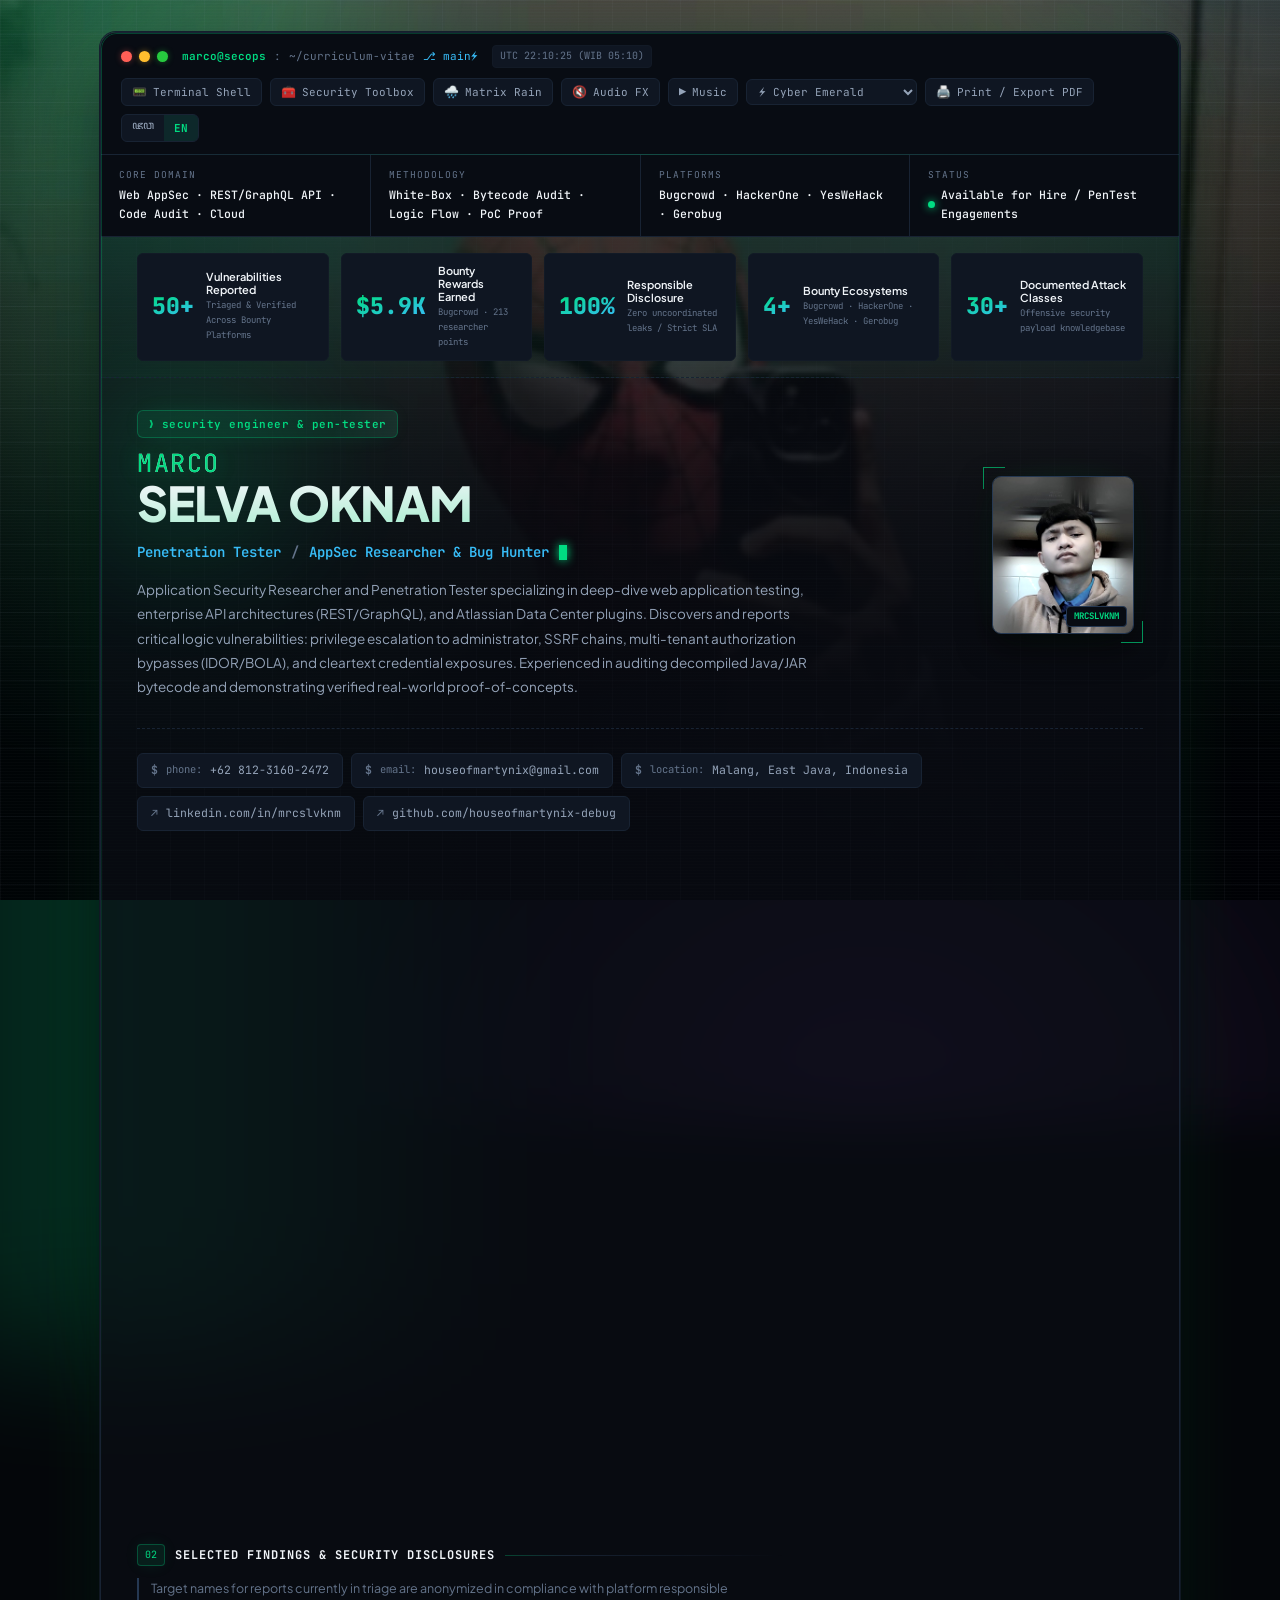
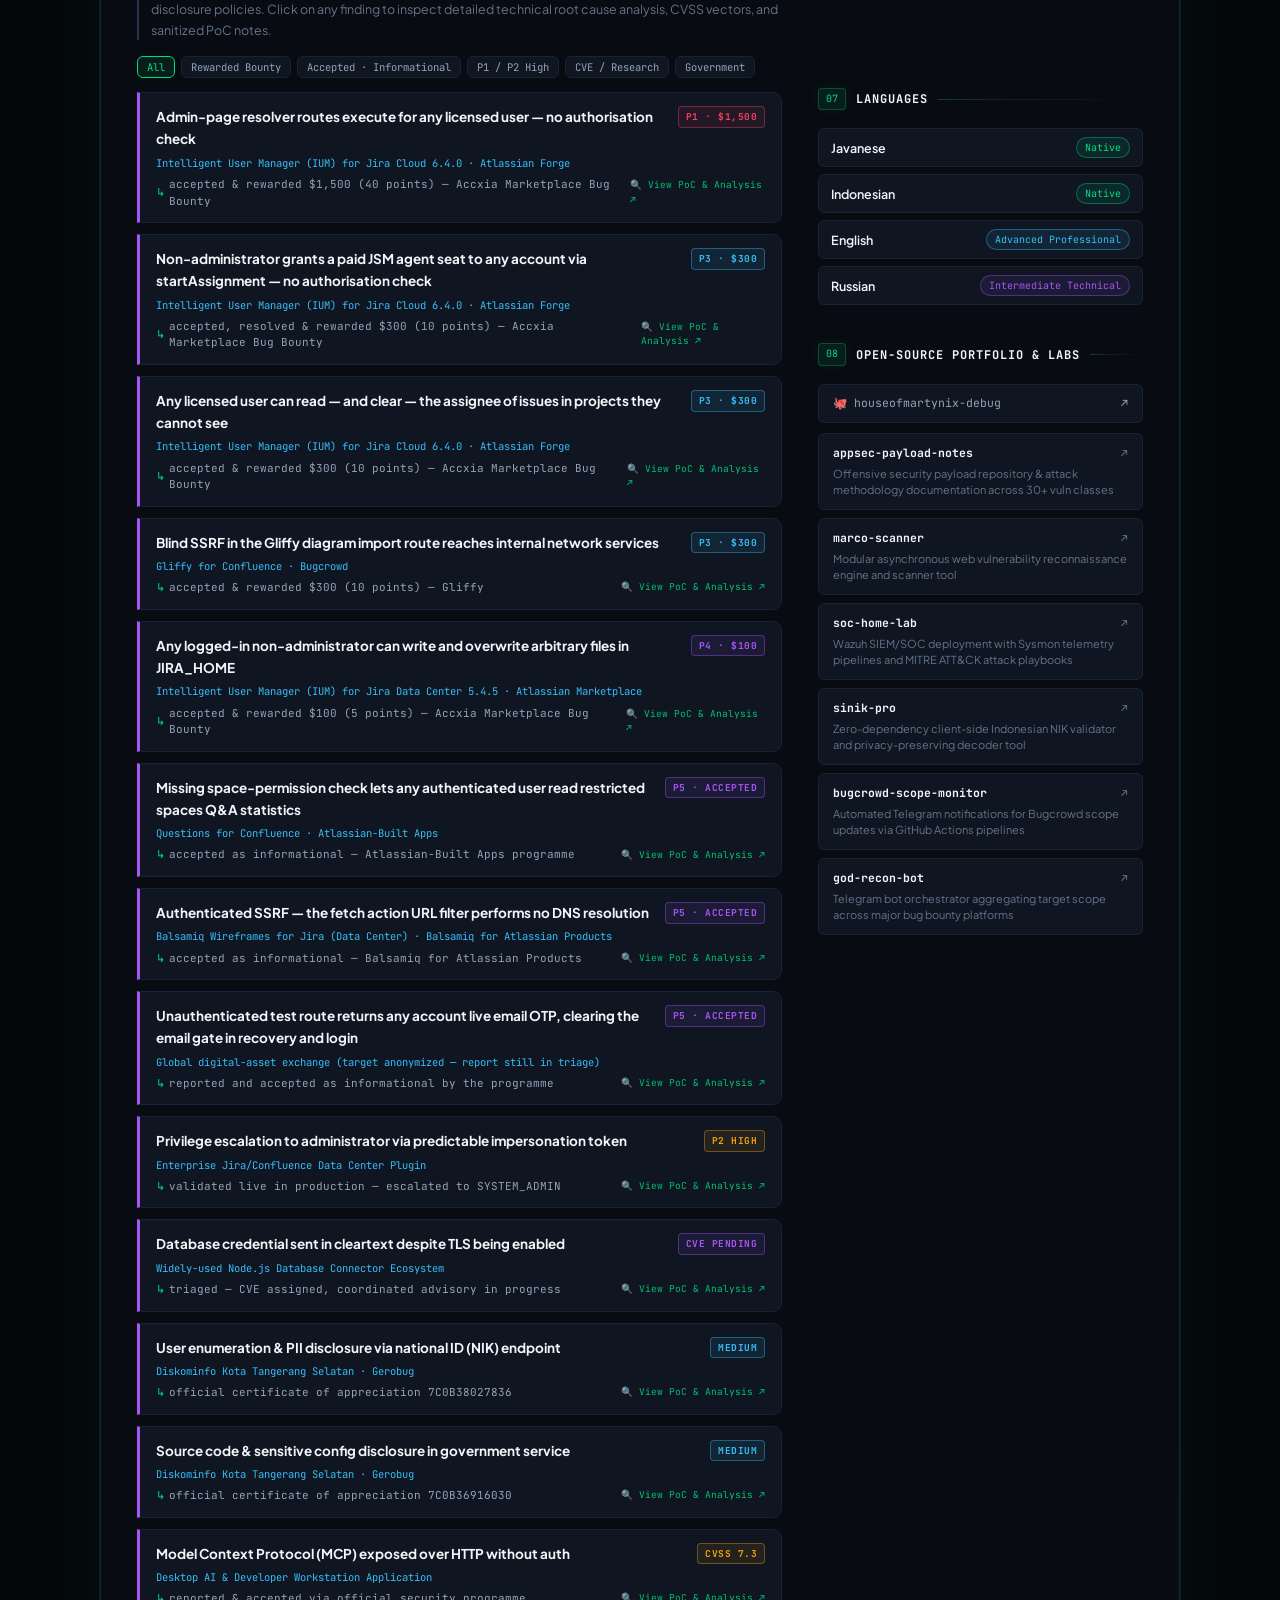
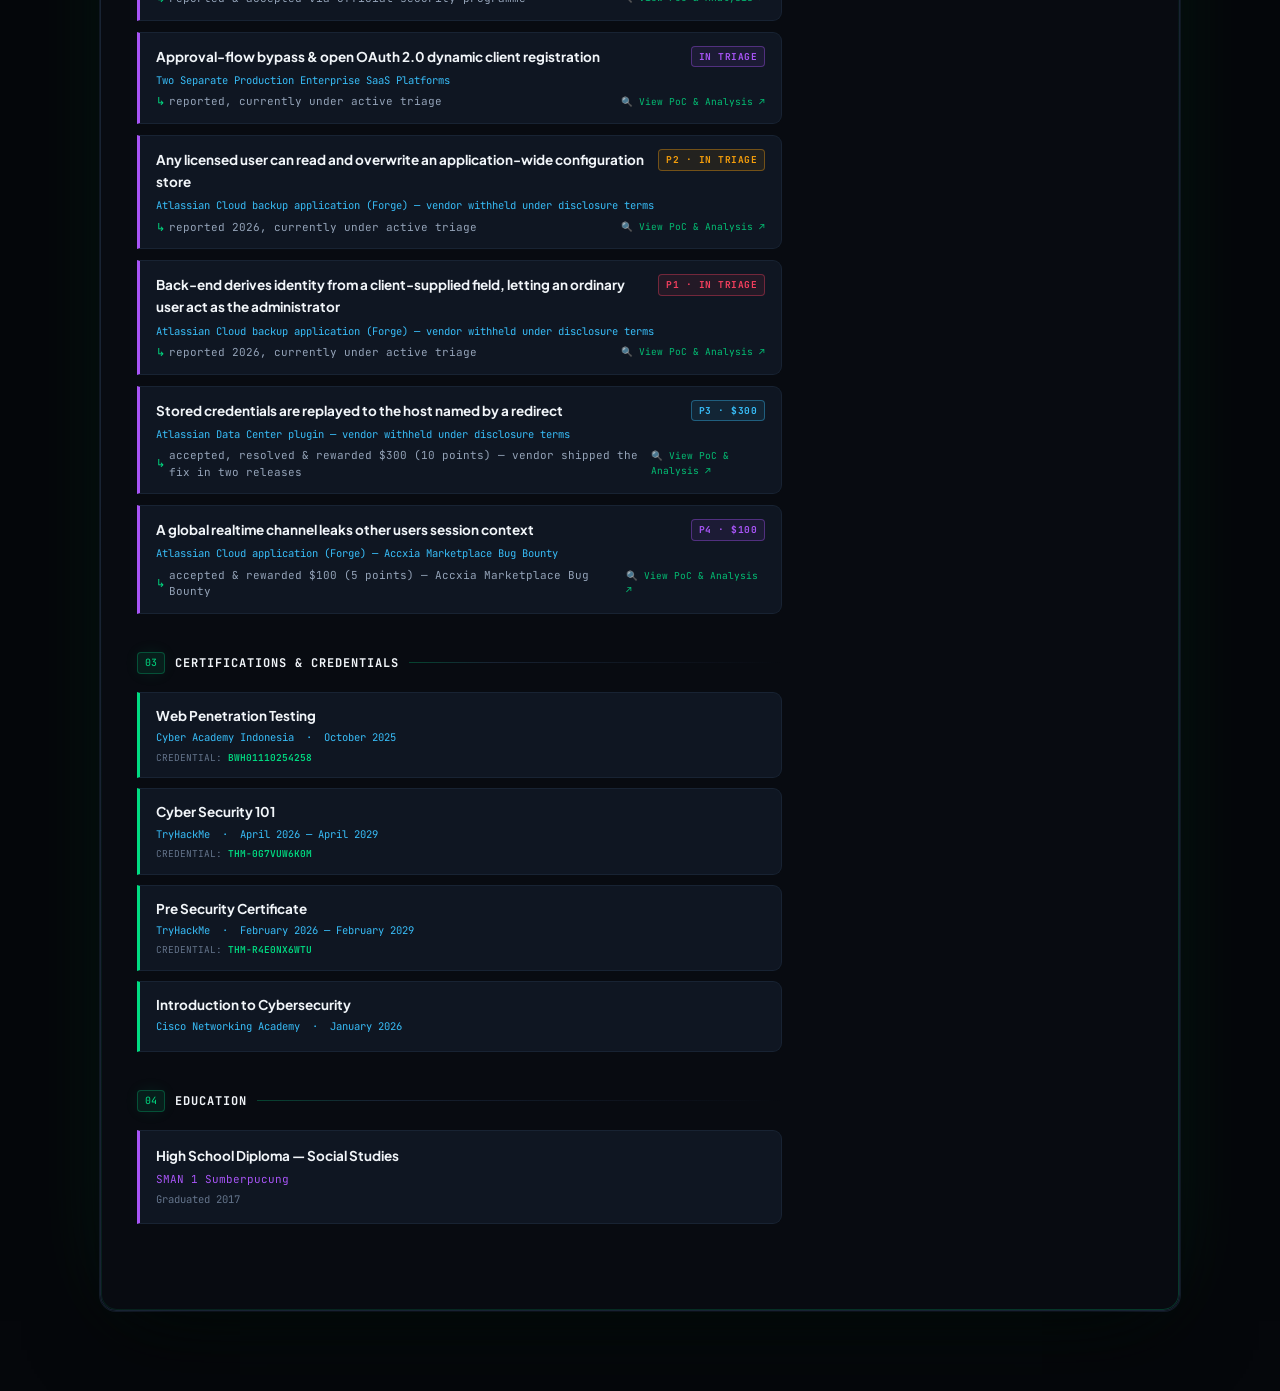
<file: en/index.html>
<!DOCTYPE html>
<html lang="en">
<head>
<meta charset="UTF-8">
<meta name="viewport" content="width=device-width, initial-scale=1.0">
<title>Marco Selva Oknam — Penetration Tester · AppSec Researcher & Bug Hunter</title>
<meta name="description" content="Marco Selva Oknam — Application Security Researcher, Penetration Tester &amp; Bug Bounty Hunter.">
<link rel="preconnect" href="https://fonts.googleapis.com">
<link rel="preconnect" href="https://fonts.gstatic.com" crossorigin>
<link href="https://fonts.googleapis.com/css2?family=JetBrains+Mono:ital,wght@0,400;0,500;0,600;0,700;1,400&family=Plus+Jakarta+Sans:ital,wght@0,300;0,400;0,500;0,600;0,700;0,800;1,400&family=Noto+Sans+Javanese:wght@400;500;600;700&display=swap" rel="stylesheet">
<style>/* ==========================================================================
   MARCO SELVA OKNAM — ELITE CYBERSECURITY & DEV TERMINAL DESIGN SYSTEM
   --------------------------------------------------------------------------
   Layer map
     0. Reset & tokens
     1. Theme palettes (emerald · cyberpunk · stealth · amber · crimson · paper)
     2. Keyframes
     3. Ambient background stack (aurora → grid → scanline → vignette → grain)
     4. Chrome: shell, bars, telemetry, stats
     5. Content: hero, sections, cards, widgets
     6. Overlays: toolbox, modal, CLI drawer
     7. Responsive · reduced motion · print
   ========================================================================== */

*,*::before,*::after{margin:0;padding:0;box-sizing:border-box}

/* ==========================================================================
   1. THEME PALETTES
   ========================================================================== */

:root, [data-theme="emerald"]{
  --bg:#05070b;
  --bg-deep:#020306;
  --shell:#0b0f17;
  --glass:rgba(11,15,23,0.64);
  --bar:#080c13;
  --well:#080c12;
  --well-deep:#05080c;
  --panel:#0f1622;
  --panel-hover:#151e2e;
  --panel-active:#1b283d;
  --border:#182333;
  --border-focus:#253852;
  --border-subtle:#121a26;
  --overlay:rgba(2,4,8,0.84);

  --accent:#00dc82;
  --accent-dim:rgba(0,220,130,0.09);
  --accent-glow:rgba(0,220,130,0.28);
  --accent-text:#000000;

  --cyan:#38bdf8;
  --cyan-dim:rgba(56,189,248,0.09);

  --purple:#a855f7;
  --purple-dim:rgba(168,85,247,0.09);

  --amber:#f59e0b;
  --amber-dim:rgba(245,158,11,0.09);

  --rose:#f43f5e;
  --rose-dim:rgba(244,63,94,0.09);

  --text:#f1f5f9;
  --text-muted:#94a3b8;
  --text-dim:#64748b;
  --code-text:#e2e8f0;

  /* ambient background */
  --aurora-1:rgba(0,220,130,0.20);
  --aurora-2:rgba(56,189,248,0.15);
  --aurora-3:rgba(168,85,247,0.13);
  --grid-line:rgba(148,163,184,0.05);
  --grid-size:34px;
  --scan:rgba(255,255,255,0.016);
  --vignette:rgba(1,2,5,0.92);
  --grain:0.030;
  --sheen:rgba(255,255,255,0.055);
  --halo:rgba(0,220,130,0.22);

  /* Portrait backdrop. --bg-deep is per-theme, so the veil re-tints itself. */
  --photo-opacity:1;
  --photo-veil:color-mix(in srgb, var(--bg-deep) 82%, transparent);

  --mono:'JetBrains Mono','Space Mono','Noto Sans Javanese',SFMono-Regular,Consolas,monospace;
  --sans:'Plus Jakarta Sans','DM Sans','Noto Sans Javanese',-apple-system,BlinkMacSystemFont,'Segoe UI',Roboto,sans-serif;
  --jv:'Noto Sans Javanese','Plus Jakarta Sans',sans-serif;

  --radius-lg:16px;
  --radius-md:9px;
  --radius-sm:6px;
  --shadow-shell:0 28px 80px -18px rgba(0,0,0,0.9),0 0 0 1px var(--border);
  --transition:all 0.22s cubic-bezier(0.16,1,0.3,1);
}

[data-theme="cyberpunk"]{
  --bg:#06060f;
  --bg-deep:#030308;
  --shell:#0d0d1a;
  --glass:rgba(13,13,26,0.64);
  --bar:#0a0a16;
  --well:#0b0b18;
  --well-deep:#07070f;
  --panel:#131326;
  --panel-hover:#1c1c38;
  --panel-active:#25254a;
  --border:#242447;
  --border-focus:#41417a;
  --border-subtle:#181830;
  --overlay:rgba(4,4,12,0.85);

  --accent:#00f0ff;
  --accent-dim:rgba(0,240,255,0.12);
  --accent-glow:rgba(0,240,255,0.35);
  --accent-text:#070710;

  --cyan:#f43f5e;
  --cyan-dim:rgba(244,63,94,0.12);
  --purple:#c084fc;
  --purple-dim:rgba(192,132,252,0.12);
  --amber:#fbbf24;
  --amber-dim:rgba(251,191,36,0.12);
  --rose:#ff0055;
  --rose-dim:rgba(255,0,85,0.12);

  --text:#f8fafc;
  --text-muted:#a5b4fc;
  --text-dim:#6366f1;

  --aurora-1:rgba(0,240,255,0.22);
  --aurora-2:rgba(255,0,85,0.17);
  --aurora-3:rgba(192,132,252,0.17);
  --grid-line:rgba(129,140,248,0.06);
  --scan:rgba(0,240,255,0.020);
  --vignette:rgba(2,2,9,0.92);
  --grain:0.035;
  --halo:rgba(255,0,85,0.24);
}

[data-theme="stealth"]{
  --bg:#070a10;
  --bg-deep:#04060a;
  --shell:#0e131d;
  --glass:rgba(14,19,29,0.67);
  --bar:#0a0e16;
  --well:#0b1019;
  --well-deep:#070a10;
  --panel:#141b27;
  --panel-hover:#1c2536;
  --panel-active:#243046;
  --border:#1f293d;
  --border-focus:#334464;
  --border-subtle:#161f2e;
  --overlay:rgba(3,6,11,0.86);

  --accent:#60a5fa;
  --accent-dim:rgba(96,165,250,0.1);
  --accent-glow:rgba(96,165,250,0.3);
  --accent-text:#080b11;

  --cyan:#38bdf8;
  --cyan-dim:rgba(56,189,248,0.1);
  --purple:#818cf8;
  --purple-dim:rgba(129,140,248,0.1);
  --amber:#fbbf24;
  --amber-dim:rgba(251,191,36,0.1);
  --rose:#f87171;
  --rose-dim:rgba(248,113,113,0.1);

  --text:#f1f5f9;
  --text-muted:#94a3b8;
  --text-dim:#475569;

  --aurora-1:rgba(96,165,250,0.16);
  --aurora-2:rgba(129,140,248,0.13);
  --aurora-3:rgba(56,189,248,0.10);
  --grid-line:rgba(148,163,184,0.045);
  --scan:rgba(255,255,255,0.012);
  --vignette:rgba(2,4,8,0.92);
  --grain:0.026;
  --halo:rgba(129,140,248,0.20);
}

[data-theme="amber"]{
  --bg:#090703;
  --bg-deep:#050301;
  --shell:#120e06;
  --glass:rgba(18,14,6,0.67);
  --bar:#0e0b04;
  --well:#100c05;
  --well-deep:#0a0703;
  --panel:#1a1409;
  --panel-hover:#261e0f;
  --panel-active:#332814;
  --border:#2b200e;
  --border-focus:#4a3818;
  --border-subtle:#1e170a;
  --overlay:rgba(8,5,1,0.86);

  --accent:#fbbf24;
  --accent-dim:rgba(251,191,36,0.12);
  --accent-glow:rgba(251,191,36,0.35);
  --accent-text:#0a0804;

  --cyan:#fcd34d;
  --cyan-dim:rgba(252,211,77,0.12);
  --purple:#f59e0b;
  --purple-dim:rgba(245,158,11,0.12);
  --amber:#d97706;
  --amber-dim:rgba(217,119,6,0.12);
  --rose:#ef4444;
  --rose-dim:rgba(239,68,68,0.12);

  --text:#fef3c7;
  --text-muted:#d97706;
  --text-dim:#92400e;

  --aurora-1:rgba(251,191,36,0.18);
  --aurora-2:rgba(217,119,6,0.15);
  --aurora-3:rgba(239,68,68,0.11);
  --grid-line:rgba(251,191,36,0.05);
  --scan:rgba(251,191,36,0.028);
  --vignette:rgba(6,4,1,0.93);
  --grain:0.040;
  --halo:rgba(217,119,6,0.24);
}

[data-theme="crimson"]{
  --bg:#0a0407;
  --bg-deep:#050103;
  --shell:#150810;
  --glass:rgba(21,8,16,0.64);
  --bar:#0f050b;
  --well:#11060c;
  --well-deep:#090207;
  --panel:#1d0c16;
  --panel-hover:#28121e;
  --panel-active:#351829;
  --border:#331525;
  --border-focus:#54233c;
  --border-subtle:#230e19;
  --overlay:rgba(7,2,5,0.86);

  --accent:#ff3b5c;
  --accent-dim:rgba(255,59,92,0.11);
  --accent-glow:rgba(255,59,92,0.32);
  --accent-text:#0a0407;

  --cyan:#fb7185;
  --cyan-dim:rgba(251,113,133,0.11);
  --purple:#f472b6;
  --purple-dim:rgba(244,114,182,0.11);
  --amber:#fb923c;
  --amber-dim:rgba(251,146,60,0.11);
  --rose:#ef4444;
  --rose-dim:rgba(239,68,68,0.11);

  --text:#ffe4ec;
  --text-muted:#e2a8bb;
  --text-dim:#a4677f;

  --aurora-1:rgba(255,59,92,0.20);
  --aurora-2:rgba(244,114,182,0.15);
  --aurora-3:rgba(251,146,60,0.12);
  --grid-line:rgba(255,150,175,0.05);
  --scan:rgba(255,59,92,0.020);
  --vignette:rgba(5,1,3,0.93);
  --grain:0.034;
  --halo:rgba(244,114,182,0.22);
}

[data-theme="paper"]{
  --bg:#eef2f7;
  --bg-deep:#dde5ee;
  --shell:#ffffff;
  --glass:rgba(255,255,255,0.94);
  --bar:#eef2f7;
  --well:#ffffff;
  --well-deep:#f8fafc;
  --panel:#f1f5f9;
  --panel-hover:#e6edf5;
  --panel-active:#cbd5e1;
  --border:#cbd5e1;
  --border-focus:#94a3b8;
  --border-subtle:#e2e8f0;
  --overlay:rgba(15,23,42,0.45);

  --accent:#047857;
  --accent-dim:rgba(4,120,87,0.1);
  --accent-glow:rgba(4,120,87,0.25);
  --accent-text:#ffffff;

  --cyan:#0284c7;
  --cyan-dim:rgba(2,132,199,0.1);
  --purple:#7c3aed;
  --purple-dim:rgba(124,58,237,0.1);
  --amber:#b45309;
  --amber-dim:rgba(180,83,9,0.1);
  --rose:#e11d48;
  --rose-dim:rgba(225,29,72,0.1);

  --text:#0f172a;
  --text-muted:#334155;
  --text-dim:#64748b;
  --code-text:#1e293b;

  --aurora-1:rgba(4,120,87,0.13);
  --aurora-2:rgba(2,132,199,0.11);
  --aurora-3:rgba(124,58,237,0.09);
  --grid-line:rgba(15,23,42,0.04);
  --scan:rgba(15,23,42,0.008);
  --vignette:rgba(148,163,184,0.30);
  --grain:0.018;
  --sheen:rgba(15,23,42,0.045);
  --halo:rgba(4,120,87,0.18);
  /* Recruiter mode: the backdrop drops back to a whisper. */
  --photo-opacity:0.13;
  --shadow-shell:0 24px 50px -14px rgba(15,23,42,0.18),0 0 0 1px var(--border);
}

/* ==========================================================================
   2. KEYFRAMES
   ========================================================================== */

@keyframes fadeIn{from{opacity:0;transform:translateY(16px)}to{opacity:1;transform:translateY(0)}}
@keyframes blink{0%,100%{opacity:1}50%{opacity:0}}
@keyframes pulseLive{0%,100%{opacity:1;transform:scale(1)}50%{opacity:0.35;transform:scale(0.85)}}
@keyframes auroraDrift{
  0%  {transform:translate3d(0,0,0) scale(1)}
  33% {transform:translate3d(-3.5%,2.5%,0) scale(1.08)}
  66% {transform:translate3d(3%,-2%,0) scale(1.04)}
  100%{transform:translate3d(-1.5%,-3%,0) scale(1.1)}
}
@keyframes beamSweep{
  0%  {opacity:0.20;transform:translateX(-18%) rotate(8deg)}
  50% {opacity:0.45;transform:translateX(14%) rotate(8deg)}
  100%{opacity:0.20;transform:translateX(-18%) rotate(8deg)}
}
@keyframes sheenSweep{from{background-position:-60% 0}to{background-position:170% 0}}
@keyframes ringSpin{to{transform:rotate(1turn)}}
@keyframes haloPulse{0%,100%{opacity:0.55}50%{opacity:1}}
@keyframes scanDown{from{transform:translateY(-100%)}to{transform:translateY(400%)}}
@keyframes eqBounce{0%,100%{transform:scaleY(0.35)}50%{transform:scaleY(1)}}

/* ==========================================================================
   3. BASE + AMBIENT BACKGROUND STACK
   ========================================================================== */

html{
  scroll-behavior:smooth;
  scrollbar-color:var(--border-focus) var(--bg);
  scrollbar-width:thin;
}

body{
  color:var(--text);
  font-family:var(--sans);
  font-size:13.5px;
  line-height:1.65;
  min-height:100vh;
  -webkit-font-smoothing:antialiased;
  -moz-osx-font-smoothing:grayscale;
  position:relative;
  isolation:isolate;
  background-color:var(--bg);
  background-image:radial-gradient(140% 110% at 50% -20%,
      color-mix(in srgb, var(--bg) 82%, var(--accent)) 0%,
      var(--bg) 42%,
      var(--bg-deep) 100%);
  background-attachment:fixed;
  transition:background-color 0.4s ease;
}

/* Layer 0 — portrait backdrop (the image itself is injected by build.py).
   Sits under every other ambient layer; the veil keeps the centre, where the
   shell and its text live, dark enough to read against. */
.ambient-photo{
  position:fixed;
  inset:0;
  z-index:-3;
  pointer-events:none;
  background-size:cover;
  background-position:50% 6%;
  background-repeat:no-repeat;
  opacity:var(--photo-opacity);
}
.ambient-photo::after{
  content:'';
  position:absolute;
  inset:0;
  background:
    radial-gradient(95% 75% at 50% 14%, transparent 0%, transparent 34%, var(--photo-veil) 100%),
    linear-gradient(180deg, transparent 0%, transparent 42%, var(--photo-veil) 96%);
}

/* Layer A — drifting aurora field */
body::before{
  content:'';
  position:fixed;
  inset:-25%;
  z-index:-2;
  pointer-events:none;
  background:
    radial-gradient(38% 42% at 16% 12%, var(--aurora-1) 0%, transparent 64%),
    radial-gradient(34% 38% at 84% 6%,  var(--aurora-2) 0%, transparent 62%),
    radial-gradient(48% 50% at 62% 96%, var(--aurora-3) 0%, transparent 66%),
    radial-gradient(30% 30% at 92% 62%, var(--aurora-1) 0%, transparent 60%);
  filter:blur(30px) saturate(1.2);
  animation:auroraDrift 42s ease-in-out infinite alternate;
  will-change:transform;
}

/* Layer B — engineering grid + CRT scanline + vignette (grain is its own layer) */
body::after{
  content:'';
  position:fixed;
  inset:0;
  z-index:-1;
  pointer-events:none;
  background-image:
    linear-gradient(var(--grid-line) 1px, transparent 1px),
    linear-gradient(90deg, var(--grid-line) 1px, transparent 1px),
    repeating-linear-gradient(180deg, var(--scan) 0 1px, transparent 1px 3px),
    radial-gradient(120% 88% at 50% 4%, transparent 32%, var(--vignette) 100%);
  background-size:var(--grid-size) var(--grid-size), var(--grid-size) var(--grid-size), 100% 100%, 100% 100%;
}

/* Grain intensity rides on a theme token via a dedicated third layer */
.ambient-grain{
  position:fixed;
  inset:0;
  z-index:-1;
  pointer-events:none;
  opacity:var(--grain);
  mix-blend-mode:overlay;
  background-image:url("data:image/svg+xml,%3Csvg xmlns='http://www.w3.org/2000/svg' width='200' height='200'%3E%3Cfilter id='g'%3E%3CfeTurbulence type='fractalNoise' baseFrequency='0.75' numOctaves='4' stitchTiles='stitch'/%3E%3C/filter%3E%3Crect width='200' height='200' filter='url(%23g)'/%3E%3C/svg%3E");
}

/* Slow diagonal light beam sweeping the backdrop */
.ambient-beam{
  position:fixed;
  top:-30vh;
  left:-20vw;
  width:60vw;
  height:180vh;
  z-index:-2;
  pointer-events:none;
  background:linear-gradient(90deg, transparent, var(--halo), transparent);
  filter:blur(70px);
  animation:beamSweep 26s ease-in-out infinite;
  will-change:transform,opacity;
}

/* Background Matrix Canvas */
#matrixCanvas{
  position:fixed;
  top:0;
  left:0;
  width:100vw;
  height:100vh;
  pointer-events:none;
  z-index:-1;
  opacity:0.28;
  display:none;
}
body.matrix-active #matrixCanvas{display:block}

/* Reading-progress rail */
.scroll-progress{
  position:fixed;
  top:0;
  left:0;
  height:2px;
  width:0;
  z-index:9998;
  background:linear-gradient(90deg,var(--accent),var(--cyan),var(--purple));
  box-shadow:0 0 12px var(--accent-glow);
  transition:width 0.1s linear;
  pointer-events:none;
}

::selection{background:var(--accent);color:var(--accent-text)}

::-webkit-scrollbar{width:10px;height:10px}
::-webkit-scrollbar-track{background:var(--bg)}
::-webkit-scrollbar-thumb{
  background:linear-gradient(180deg,var(--border-focus),var(--border));
  border:2px solid var(--bg);
  border-radius:10px;
}
::-webkit-scrollbar-thumb:hover{background:var(--accent)}

:focus-visible{
  outline:2px solid var(--accent);
  outline-offset:2px;
  border-radius:4px;
}

/* Scroll-reveal (class applied by JS, so no-JS keeps everything visible) */
.reveal-item{
  opacity:0;
  transform:translateY(18px);
  transition:opacity 0.65s cubic-bezier(0.16,1,0.3,1),transform 0.65s cubic-bezier(0.16,1,0.3,1);
}
.reveal-item.in-view{opacity:1;transform:none}

/* Javanese Typography */
.jv{
  font-family:var(--jv);
  letter-spacing:0!important;
  line-height:2.25;
  word-break:normal;
  overflow-wrap:anywhere;
}

.cv-container{
  max-width:1120px;
  margin:0 auto;
  padding:32px 20px 80px;
  position:relative;
  z-index:1;
  animation:fadeIn 0.5s cubic-bezier(0.16,1,0.3,1) both;
}

/* ==========================================================================
   4. SHELL CHASSIS
   ========================================================================== */

.terminal-shell{
  background:var(--glass);
  /* Light blur on purpose: a heavy one smears the backdrop portrait into mush
     and the figure stops reading through the glass. */
  -webkit-backdrop-filter:blur(7px) saturate(1.5);
  backdrop-filter:blur(7px) saturate(1.5);
  border-radius:var(--radius-lg);
  box-shadow:var(--shadow-shell),0 0 90px -30px var(--halo);
  border:1px solid var(--border);
  overflow:hidden;
  position:relative;
}
/* Gradient hairline ring */
.terminal-shell::before{
  content:'';
  position:absolute;
  inset:0;
  border-radius:inherit;
  padding:1px;
  background:linear-gradient(140deg,var(--accent-glow) 0%,transparent 28%,transparent 68%,var(--halo) 100%);
  -webkit-mask:linear-gradient(#000 0 0) content-box,linear-gradient(#000 0 0);
  -webkit-mask-composite:xor;
  mask:linear-gradient(#000 0 0) content-box,linear-gradient(#000 0 0);
  mask-composite:exclude;
  pointer-events:none;
  z-index:5;
  animation:haloPulse 7s ease-in-out infinite;
}

/* TOP SHELL BAR */
.shell-bar{
  display:flex;
  justify-content:space-between;
  align-items:center;
  padding:12px 20px;
  background:var(--bar);
  border-bottom:1px solid var(--border);
  font-family:var(--mono);
  font-size:11.5px;
  color:var(--text-muted);
  user-select:none;
  flex-wrap:wrap;
  gap:10px;
  position:relative;
}
.shell-bar::after{
  content:'';
  position:absolute;
  left:0;
  right:0;
  bottom:-1px;
  height:1px;
  background:linear-gradient(90deg,transparent,var(--accent-glow),transparent);
  opacity:0.8;
}

.shell-bar-left{
  display:flex;
  align-items:center;
  gap:14px;
}

.shell-dots{
  display:flex;
  align-items:center;
  gap:7px;
}
.dot{
  width:11px;
  height:11px;
  border-radius:50%;
  transition:var(--transition);
}
.dot-red{background:#ff5f56;box-shadow:0 0 6px rgba(255,95,86,0.4)}
.dot-yellow{background:#ffbd2e;box-shadow:0 0 6px rgba(255,189,46,0.4)}
.dot-green{background:#27c93f;box-shadow:0 0 6px rgba(39,201,63,0.4)}
.shell-dots:hover .dot{transform:scale(1.12)}

.shell-path{
  display:flex;
  align-items:center;
  gap:8px;
  font-size:11px;
  color:var(--text-dim);
}
.shell-path .user{color:var(--accent);font-weight:600}
.shell-path .branch{color:var(--cyan);display:inline-flex;align-items:center;gap:4px}
.shell-clock{
  font-family:var(--mono);
  font-size:10px;
  color:var(--text-dim);
  background:var(--panel);
  padding:2px 7px;
  border-radius:4px;
  border:1px solid var(--border-subtle);
  font-variant-numeric:tabular-nums;
}

.shell-actions{
  display:flex;
  align-items:center;
  gap:8px;
  flex-wrap:wrap;
}

.action-btn{
  display:inline-flex;
  align-items:center;
  gap:6px;
  background:var(--panel);
  border:1px solid var(--border);
  border-radius:var(--radius-sm);
  padding:5px 10px;
  font-family:var(--mono);
  font-size:11px;
  color:var(--text-muted);
  cursor:pointer;
  text-decoration:none;
  transition:var(--transition);
}
.action-btn:hover, .action-btn.active{
  background:var(--panel-hover);
  border-color:var(--accent);
  color:var(--accent);
  box-shadow:0 0 0 1px var(--accent-dim),0 6px 18px -8px var(--accent-glow);
  transform:translateY(-1px);
}
.action-btn .btn-icon{font-size:12px}

/* SOUNDTRACK BUTTON + NOW-PLAYING CHIP */
.music-btn.playing{
  border-color:var(--accent);
  color:var(--accent);
  background:var(--accent-dim);
}
.music-eq{
  display:none;
  align-items:flex-end;
  gap:2px;
  height:11px;
  margin-left:2px;
}
.music-btn.playing .music-eq{display:inline-flex}
.music-eq i{
  width:2px;
  background:var(--accent);
  border-radius:1px;
  animation:eqBounce 0.9s ease-in-out infinite;
}
.music-eq i:nth-child(1){height:40%;animation-delay:-0.2s}
.music-eq i:nth-child(2){height:100%;animation-delay:-0.55s}
.music-eq i:nth-child(3){height:65%;animation-delay:-0.85s}

.now-playing{
  position:fixed;
  left:50%;
  bottom:22px;
  transform:translate(-50%,14px);
  z-index:9997;
  background:var(--bar);
  border:1px solid var(--accent);
  color:var(--accent);
  font-family:var(--mono);
  font-size:11.5px;
  font-weight:600;
  padding:7px 15px;
  border-radius:999px;
  box-shadow:0 10px 30px -10px var(--accent-glow),0 0 0 1px var(--accent-dim);
  opacity:0;
  pointer-events:none;
  white-space:nowrap;
  max-width:calc(100vw - 32px);
  overflow:hidden;
  text-overflow:ellipsis;
  transition:opacity 0.25s ease, transform 0.25s cubic-bezier(0.16,1,0.3,1);
}
.now-playing.show{opacity:1;transform:translate(-50%,0)}

/* Theme Dropdown / Selector */
.theme-select{
  background:var(--panel);
  border:1px solid var(--border);
  border-radius:var(--radius-sm);
  padding:4px 8px;
  font-family:var(--mono);
  font-size:11px;
  color:var(--text-muted);
  cursor:pointer;
  outline:none;
  transition:var(--transition);
}
.theme-select:hover, .theme-select:focus{
  border-color:var(--accent);
  color:var(--accent);
}
.theme-select option{background:var(--shell);color:var(--text)}

.lang-switch{
  display:inline-flex;
  border:1px solid var(--border);
  border-radius:var(--radius-sm);
  overflow:hidden;
  background:var(--panel);
}
.lang-switch a{
  padding:4px 10px;
  font-family:var(--mono);
  font-size:11px;
  color:var(--text-muted);
  text-decoration:none;
  transition:var(--transition);
}
.lang-switch a:hover{color:var(--accent)}
.lang-switch a.on{background:var(--accent-dim);color:var(--accent);font-weight:700}
.lang-switch a.jvlbl{font-family:var(--jv);font-size:11.5px;letter-spacing:0;line-height:1.6}

/* TELEMETRY HUD STRIP */
.telemetry-strip{
  display:grid;
  grid-template-columns:repeat(auto-fit,minmax(210px,1fr));
  gap:1px;
  background:var(--border);
  border-bottom:1px solid var(--border);
}
.telem-cell{
  background:var(--bar);
  padding:12px 18px;
  display:flex;
  flex-direction:column;
  gap:3px;
  transition:var(--transition);
  position:relative;
  overflow:hidden;
}
.telem-cell::before{
  content:'';
  position:absolute;
  left:0;
  top:0;
  bottom:0;
  width:2px;
  background:var(--accent);
  transform:scaleY(0);
  transform-origin:top;
  transition:transform 0.3s cubic-bezier(0.16,1,0.3,1);
}
.telem-cell:hover{background:var(--panel)}
.telem-cell:hover::before{transform:scaleY(1)}
.telem-key{
  font-family:var(--mono);
  font-size:9.5px;
  text-transform:uppercase;
  letter-spacing:1px;
  color:var(--text-dim);
}
.telem-val{
  font-family:var(--mono);
  font-size:11.5px;
  color:var(--text);
  font-weight:500;
  display:flex;
  align-items:center;
  gap:6px;
}
.live-pulse{
  width:7px;
  height:7px;
  border-radius:50%;
  background:var(--accent);
  box-shadow:0 0 8px var(--accent);
  animation:pulseLive 2s infinite ease-in-out;
  flex-shrink:0;
}

/* STATS COUNTER STRIP */
.stats-banner{
  display:grid;
  grid-template-columns:repeat(auto-fit,minmax(180px,1fr));
  gap:12px;
  padding:16px 36px;
  background:linear-gradient(180deg,var(--accent-dim),transparent 140%);
  border-bottom:1px dashed var(--border);
}
.stat-card{
  background:var(--panel);
  border:1px solid var(--border-subtle);
  border-radius:var(--radius-sm);
  padding:10px 14px;
  display:flex;
  align-items:center;
  gap:12px;
  transition:var(--transition);
  position:relative;
  overflow:hidden;
}
.stat-card:hover{
  border-color:var(--accent);
  transform:translateY(-3px);
  box-shadow:0 14px 30px -18px var(--accent-glow);
}
.stat-num{
  font-family:var(--mono);
  font-size:23px;
  font-weight:800;
  line-height:1;
  background:linear-gradient(160deg,var(--accent),var(--cyan));
  -webkit-background-clip:text;
  background-clip:text;
  -webkit-text-fill-color:transparent;
  font-variant-numeric:tabular-nums;
}
.stat-info{
  display:flex;
  flex-direction:column;
  gap:2px;
}
.stat-title{
  font-size:11px;
  font-weight:600;
  color:var(--text);
  line-height:1.2;
}
.stat-sub{
  font-family:var(--mono);
  font-size:9px;
  color:var(--text-dim);
}

/* SHELL CONTENT BODY */
.shell-content{
  padding:32px 36px 48px;
  position:relative;
}

/* ==========================================================================
   5. HERO
   ========================================================================== */

.hero-header{
  display:grid;
  grid-template-columns:1fr auto;
  gap:32px;
  align-items:center;
  padding-bottom:28px;
  border-bottom:1px dashed var(--border);
  margin-bottom:24px;
  position:relative;
}
.hero-header::before{
  content:'';
  position:absolute;
  top:-40px;
  left:-60px;
  width:340px;
  height:220px;
  background:radial-gradient(circle at 30% 40%, var(--accent-glow), transparent 68%);
  filter:blur(46px);
  opacity:0.5;
  pointer-events:none;
  z-index:-1;
}

.hero-tag{
  display:inline-flex;
  align-items:center;
  gap:6px;
  font-family:var(--mono);
  font-size:11px;
  color:var(--accent);
  background:var(--accent-dim);
  border:1px solid var(--accent-glow);
  padding:4px 10px;
  border-radius:var(--radius-sm);
  margin-bottom:12px;
  font-weight:600;
  letter-spacing:0.5px;
  position:relative;
  overflow:hidden;
  box-shadow:0 0 24px -10px var(--accent-glow);
}
.hero-tag::before{content:'❯ ';opacity:0.85}
.hero-tag::after{
  content:'';
  position:absolute;
  inset:0;
  background:linear-gradient(115deg,transparent 35%,var(--sheen) 50%,transparent 65%);
  background-size:220% 100%;
  animation:sheenSweep 5.5s ease-in-out infinite;
  pointer-events:none;
}

.hero-name{
  font-family:var(--sans);
  font-size:clamp(30px,4.5vw,48px);
  font-weight:800;
  letter-spacing:-1.2px;
  line-height:1.06;
  color:var(--text);
  background:linear-gradient(178deg,var(--text) 30%,color-mix(in srgb,var(--text) 42%,var(--accent)) 120%);
  -webkit-background-clip:text;
  background-clip:text;
  -webkit-text-fill-color:transparent;
}
.hero-name span.given{
  color:var(--accent);
  -webkit-text-fill-color:var(--accent);
  font-weight:400;
  font-size:0.52em;
  display:block;
  letter-spacing:1.5px;
  text-transform:uppercase;
  font-family:var(--mono);
  margin-bottom:2px;
  text-shadow:0 0 22px var(--accent-glow);
}

.role-banner{
  margin-top:12px;
  display:flex;
  align-items:center;
  gap:10px;
  flex-wrap:wrap;
  font-family:var(--mono);
  font-size:14px;
  color:var(--cyan);
  font-weight:600;
}
.role-banner .sep{color:var(--text-dim)}
.cursor{
  display:inline-block;
  width:8px;
  height:15px;
  background:var(--accent);
  box-shadow:0 0 10px var(--accent);
  animation:blink 1.1s step-end infinite;
  vertical-align:middle;
}

.hero-bio{
  margin-top:14px;
  font-size:13.5px;
  line-height:1.8;
  color:var(--text-muted);
  max-width:680px;
}

/* AVATAR FRAME — HUD bracket treatment */
.avatar-wrapper{
  position:relative;
  flex-shrink:0;
  padding:9px;
}
.avatar-wrapper::before,
.avatar-wrapper::after{
  content:'';
  position:absolute;
  width:22px;
  height:22px;
  border:1.5px solid var(--accent);
  opacity:0.65;
  transition:var(--transition);
  pointer-events:none;
}
.avatar-wrapper::before{top:0;left:0;border-right:none;border-bottom:none}
.avatar-wrapper::after{bottom:0;right:0;border-left:none;border-top:none}
.avatar-wrapper:hover::before,
.avatar-wrapper:hover::after{opacity:1;width:30px;height:30px}

.avatar-frame{
  width:142px;
  height:158px;
  border-radius:var(--radius-md);
  overflow:hidden;
  position:relative;
  border:1px solid var(--border-focus);
  background:var(--panel);
  box-shadow:0 12px 32px rgba(0,0,0,0.6),0 0 40px -18px var(--accent-glow);
}
.avatar-frame img{
  width:100%;
  height:100%;
  object-fit:cover;
  object-position:center top;
  display:block;
  filter:grayscale(12%) contrast(1.06);
  transition:var(--transition);
}
.avatar-frame:hover img{filter:grayscale(0%) contrast(1.1);transform:scale(1.04)}
/* CRT scan pass over the portrait */
.avatar-frame::after{
  content:'';
  position:absolute;
  left:0;
  right:0;
  top:0;
  height:26%;
  background:linear-gradient(180deg,transparent,var(--accent-dim),transparent);
  opacity:0;
  pointer-events:none;
}
.avatar-frame:hover::after{opacity:1;animation:scanDown 1.8s linear infinite}
.avatar-tag{
  position:absolute;
  bottom:6px;
  right:6px;
  background:var(--bar);
  border:1px solid var(--border-focus);
  padding:2px 7px;
  border-radius:4px;
  font-family:var(--mono);
  font-size:9px;
  font-weight:700;
  color:var(--accent);
  z-index:2;
}

/* CLI CONTACT BAR */
.cli-contact{
  display:flex;
  flex-wrap:wrap;
  gap:8px;
  margin-bottom:32px;
  font-family:var(--mono);
}
.cmd-pill{
  display:inline-flex;
  align-items:center;
  gap:8px;
  background:var(--panel);
  border:1px solid var(--border);
  border-radius:var(--radius-sm);
  padding:7px 13px;
  font-size:11.5px;
  color:var(--text-muted);
  text-decoration:none;
  transition:var(--transition);
  position:relative;
  cursor:pointer;
  overflow:hidden;
}
.cmd-pill:hover{
  background:var(--panel-hover);
  border-color:var(--accent);
  color:var(--accent);
  transform:translateY(-2px);
  box-shadow:0 10px 24px -14px var(--accent-glow);
}
.cmd-pill .prefix{color:var(--text-dim);font-weight:700}
.cmd-pill:hover .prefix{color:var(--accent)}
.cmd-pill .lbl{color:var(--text-dim);font-size:10.5px}

.toast{
  position:absolute;
  top:-28px;
  left:50%;
  transform:translateX(-50%);
  background:var(--accent);
  color:var(--accent-text);
  font-family:var(--mono);
  font-size:10px;
  font-weight:700;
  padding:3px 8px;
  border-radius:4px;
  opacity:0;
  pointer-events:none;
  transition:opacity 0.2s ease, transform 0.2s ease;
  white-space:nowrap;
  box-shadow:0 4px 12px rgba(0,0,0,0.5);
}
.toast.show{
  opacity:1;
  transform:translateX(-50%) translateY(-2px);
}

/* ==========================================================================
   6. TOOLBOX DRAWER
   ========================================================================== */

.cyber-toolbox{
  background:var(--panel);
  border:1px solid var(--border-focus);
  border-radius:var(--radius-md);
  margin-bottom:32px;
  overflow:hidden;
  display:none;
  animation:fadeIn 0.3s ease;
}
.cyber-toolbox.open{display:block}

.toolbox-head{
  display:flex;
  justify-content:space-between;
  align-items:center;
  padding:12px 18px;
  background:var(--bar);
  border-bottom:1px solid var(--border);
  flex-wrap:wrap;
  gap:8px;
}
.toolbox-title{
  font-family:var(--mono);
  font-size:12px;
  font-weight:700;
  color:var(--accent);
  display:flex;
  align-items:center;
  gap:8px;
}
.toolbox-tabs{
  display:flex;
  gap:6px;
  flex-wrap:wrap;
}
.tb-tab-btn{
  background:transparent;
  border:1px solid var(--border);
  border-radius:var(--radius-sm);
  padding:4px 10px;
  font-family:var(--mono);
  font-size:10.5px;
  color:var(--text-muted);
  cursor:pointer;
  transition:var(--transition);
}
.tb-tab-btn:hover, .tb-tab-btn.active{
  background:var(--accent-dim);
  border-color:var(--accent);
  color:var(--accent);
}
.toolbox-body{
  padding:18px;
}
.tool-pane{display:none}
.tool-pane.active{display:block}
.tool-input{
  width:100%;
  background:var(--well);
  border:1px solid var(--border);
  border-radius:var(--radius-sm);
  padding:10px 12px;
  font-family:var(--mono);
  font-size:11.5px;
  color:var(--text);
  margin-bottom:10px;
  outline:none;
  resize:vertical;
  transition:var(--transition);
}
.tool-input::placeholder{color:var(--text-dim)}
.tool-input:focus{border-color:var(--accent);box-shadow:0 0 0 3px var(--accent-dim)}
.tool-output{
  background:var(--well-deep);
  border:1px solid var(--border-subtle);
  border-radius:var(--radius-sm);
  padding:12px;
  font-family:var(--mono);
  font-size:11px;
  color:var(--cyan);
  white-space:pre-wrap;
  word-break:break-all;
  max-height:220px;
  overflow-y:auto;
}
.tool-actions-row{
  display:flex;
  gap:8px;
  margin-bottom:10px;
  flex-wrap:wrap;
}

/* ==========================================================================
   7. MAIN GRID & SECTIONS
   ========================================================================== */

.main-grid{
  display:grid;
  grid-template-columns:1fr 325px;
  gap:36px;
}

.section{margin-bottom:38px}
.sec-header{
  display:flex;
  align-items:center;
  gap:10px;
  margin-bottom:18px;
}
.sec-num{
  font-family:var(--mono);
  font-size:10px;
  color:var(--accent);
  background:var(--accent-dim);
  padding:2px 7px;
  border-radius:4px;
  border:1px solid var(--accent-glow);
  box-shadow:0 0 18px -6px var(--accent-glow);
}
.sec-title{
  font-family:var(--mono);
  font-size:13px;
  font-weight:700;
  text-transform:uppercase;
  letter-spacing:1px;
  color:var(--text);
  white-space:nowrap;
}
.sec-divider{
  flex:1;
  height:1px;
  background:linear-gradient(90deg,var(--accent-glow),var(--border) 22%,transparent);
}
.sec-callout{
  font-size:12px;
  color:var(--text-dim);
  border-left:2px solid var(--border-focus);
  padding-left:12px;
  margin:-6px 0 16px;
  line-height:1.75;
}

/* FILTER CHIPS */
.filter-bar{
  display:flex;
  gap:6px;
  margin-bottom:14px;
  flex-wrap:wrap;
}
.filter-chip{
  font-family:var(--mono);
  font-size:10.5px;
  padding:3px 9px;
  background:var(--panel);
  border:1px solid var(--border);
  border-radius:var(--radius-sm);
  color:var(--text-muted);
  cursor:pointer;
  transition:var(--transition);
}
.filter-chip:hover, .filter-chip.active{
  border-color:var(--accent);
  color:var(--accent);
  background:var(--accent-dim);
  box-shadow:0 0 16px -8px var(--accent-glow);
}

/* TIMELINE: EXPERIENCE */
.timeline-list{
  position:relative;
  padding-left:18px;
}
.timeline-list::before{
  content:'';
  position:absolute;
  left:0;
  top:8px;
  bottom:8px;
  width:1px;
  background:linear-gradient(180deg,var(--accent),color-mix(in srgb,var(--accent) 8%,transparent));
}
.timeline-item{
  position:relative;
  padding-bottom:24px;
}
.timeline-item:last-child{padding-bottom:4px}
.timeline-item::after{
  content:'';
  position:absolute;
  left:-21px;
  top:6px;
  width:7px;
  height:7px;
  border-radius:50%;
  background:var(--accent);
  box-shadow:0 0 8px var(--accent);
  transition:var(--transition);
}
.timeline-item:hover::after{transform:scale(1.5);box-shadow:0 0 16px var(--accent)}

.t-meta{
  display:flex;
  justify-content:space-between;
  align-items:center;
  gap:10px;
  flex-wrap:wrap;
  margin-bottom:3px;
}
.t-role{
  font-size:14.5px;
  font-weight:700;
  color:var(--text);
}
.t-period{
  font-family:var(--mono);
  font-size:10.5px;
  color:var(--text-dim);
  background:var(--panel);
  border:1px solid var(--border);
  padding:2px 8px;
  border-radius:var(--radius-sm);
  white-space:nowrap;
}
.t-company{
  font-family:var(--mono);
  font-size:11px;
  color:var(--cyan);
  margin-bottom:7px;
}
.t-desc{
  font-size:13px;
  color:var(--text-muted);
  line-height:1.75;
}

/* FINDINGS & HALL OF FAME CARDS */
.finding-card{
  background:var(--panel);
  border:1px solid var(--border);
  border-left:3px solid var(--purple);
  border-radius:0 var(--radius-md) var(--radius-md) 0;
  padding:13px 16px;
  margin-bottom:11px;
  transition:var(--transition);
  cursor:pointer;
  position:relative;
  overflow:hidden;
}
.finding-card:hover{
  background:var(--panel-hover);
  border-color:var(--border-focus);
  border-left-color:var(--accent);
  transform:translateX(4px);
  box-shadow:-6px 10px 28px -18px var(--accent-glow);
}
/* Light sheen sweep shared by the card family */
.finding-card::after,
.cert-item::after,
.edu-box::after,
.repo-card::after{
  content:'';
  position:absolute;
  inset:0;
  pointer-events:none;
  background:linear-gradient(115deg,transparent 38%,var(--sheen) 50%,transparent 62%);
  background-size:220% 100%;
  opacity:0;
  transition:opacity 0.3s ease;
}
.finding-card:hover::after,
.cert-item:hover::after,
.edu-box:hover::after,
.repo-card:hover::after{opacity:1;animation:sheenSweep 0.9s ease}
.f-head{
  display:flex;
  justify-content:space-between;
  align-items:flex-start;
  gap:8px;
  margin-bottom:4px;
}
.f-title{
  font-size:13.5px;
  font-weight:700;
  color:var(--text);
}
.f-target{
  font-family:var(--mono);
  font-size:10.5px;
  color:var(--cyan);
  margin-bottom:4px;
}
.f-proof{
  font-family:var(--mono);
  font-size:10.5px;
  color:var(--text-muted);
  display:flex;
  align-items:center;
  justify-content:space-between;
  gap:4px;
}
.f-proof-left{
  display:inline-flex;
  align-items:center;
  gap:4px;
}
.f-proof-left::before{content:'↳ ';color:var(--accent)}
.f-poc-link{
  font-size:9.5px;
  color:var(--accent);
  opacity:0.85;
}
.finding-card:hover .f-poc-link{opacity:1;text-decoration:underline}

/* SEVERITY CHIPS */
.sev-chip{
  font-family:var(--mono);
  font-size:9.5px;
  font-weight:700;
  padding:2px 7px;
  border-radius:4px;
  text-transform:uppercase;
  letter-spacing:0.5px;
  white-space:nowrap;
}
.sev-p1{background:var(--rose-dim);color:var(--rose);border:1px solid color-mix(in srgb,var(--rose) 38%,transparent)}
.sev-p2{background:var(--amber-dim);color:var(--amber);border:1px solid color-mix(in srgb,var(--amber) 38%,transparent)}
.sev-p3{background:var(--cyan-dim);color:var(--cyan);border:1px solid color-mix(in srgb,var(--cyan) 38%,transparent)}
.sev-p4{background:var(--purple-dim);color:var(--purple);border:1px solid color-mix(in srgb,var(--purple) 38%,transparent)}

/* CERTIFICATIONS */
.cert-item{
  background:var(--panel);
  border:1px solid var(--border);
  border-left:3px solid var(--accent);
  border-radius:0 var(--radius-md) var(--radius-md) 0;
  padding:12px 16px;
  margin-bottom:10px;
  transition:var(--transition);
  position:relative;
  overflow:hidden;
}
.cert-item:hover{
  background:var(--panel-hover);
  border-left-color:var(--cyan);
  transform:translateX(4px);
}
.c-name{font-size:13.5px;font-weight:700;color:var(--text);margin-bottom:2px}
.c-issuer{font-family:var(--mono);font-size:10.5px;color:var(--cyan);margin-bottom:3px}
.c-id{font-family:var(--mono);font-size:9.5px;color:var(--text-dim)}
.c-id span{color:var(--accent);font-weight:600}

/* EDUCATION */
.edu-box{
  background:var(--panel);
  border:1px solid var(--border);
  border-left:3px solid var(--purple);
  border-radius:0 var(--radius-md) var(--radius-md) 0;
  padding:14px 16px;
  transition:var(--transition);
  position:relative;
  overflow:hidden;
}
.edu-box:hover{
  background:var(--panel-hover);
  transform:translateX(4px);
}
.edu-title{font-size:13.5px;font-weight:700;color:var(--text);margin-bottom:3px}
.edu-inst{font-family:var(--mono);font-size:11px;color:var(--purple);margin-bottom:3px}
.edu-grad{font-family:var(--mono);font-size:10.5px;color:var(--text-dim)}

/* RIGHT COLUMN WIDGETS */
.skill-box{
  background:var(--panel);
  border:1px solid var(--border);
  border-radius:var(--radius-md);
  padding:14px 16px;
  margin-bottom:14px;
  transition:var(--transition);
}
.skill-box:hover{border-color:var(--border-focus)}
.skill-row{
  padding:9px 0;
  border-bottom:1px solid var(--border-subtle);
}
.skill-row:last-child{border-bottom:none;padding-bottom:2px}
.skill-label{
  font-size:12.5px;
  font-weight:700;
  color:var(--text);
  margin-bottom:2px;
  display:flex;
  align-items:center;
  gap:6px;
}
.skill-label::before{content:'▹';color:var(--accent);font-size:10px}
.skill-tags{
  font-family:var(--mono);
  font-size:10px;
  color:var(--text-dim);
  letter-spacing:0.2px;
  line-height:1.5;
}

/* COMPETENCY PILLS */
.comp-cloud{display:flex;flex-wrap:wrap;gap:6px}
.comp-badge{
  font-family:var(--mono);
  font-size:11px;
  padding:4px 10px;
  background:var(--panel);
  border:1px solid var(--border);
  border-radius:var(--radius-sm);
  color:var(--text-muted);
  transition:var(--transition);
  cursor:default;
}
.comp-badge:hover{
  border-color:var(--accent);
  color:var(--accent);
  background:var(--accent-dim);
  transform:translateY(-2px);
  box-shadow:0 8px 18px -12px var(--accent-glow);
}

/* LANGUAGES */
.lang-row{
  display:flex;
  justify-content:space-between;
  align-items:center;
  padding:8px 12px;
  background:var(--panel);
  border:1px solid var(--border);
  border-radius:var(--radius-sm);
  margin-bottom:7px;
  transition:var(--transition);
}
.lang-row:hover{border-color:var(--border-focus)}
.lang-name{font-size:12.5px;font-weight:600;color:var(--text)}
.lang-tag{
  font-family:var(--mono);
  font-size:10px;
  padding:2px 8px;
  border-radius:12px;
  border:1px solid;
}
.lang-tag.native{color:var(--accent);border-color:color-mix(in srgb,var(--accent) 38%,transparent);background:var(--accent-dim)}
.lang-tag.advanced{color:var(--cyan);border-color:color-mix(in srgb,var(--cyan) 38%,transparent);background:var(--cyan-dim)}
.lang-tag.inter{color:var(--purple);border-color:color-mix(in srgb,var(--purple) 38%,transparent);background:var(--purple-dim)}

/* PORTFOLIO REPOS */
.repo-btn-head{
  display:flex;
  align-items:center;
  justify-content:space-between;
  background:var(--panel);
  border:1px solid var(--border);
  border-radius:var(--radius-sm);
  padding:9px 14px;
  font-family:var(--mono);
  font-size:11.5px;
  color:var(--text-muted);
  text-decoration:none;
  transition:var(--transition);
  margin-bottom:10px;
}
.repo-btn-head:hover{
  border-color:var(--accent);
  color:var(--accent);
  background:var(--panel-hover);
}

.repo-card{
  display:block;
  background:var(--panel);
  border:1px solid var(--border);
  border-radius:var(--radius-sm);
  padding:10px 14px;
  margin-bottom:8px;
  text-decoration:none;
  transition:var(--transition);
  position:relative;
  overflow:hidden;
}
.repo-card:hover{
  background:var(--panel-hover);
  border-color:var(--accent);
  transform:translateX(4px);
  box-shadow:-4px 8px 22px -16px var(--accent-glow);
}
.repo-name{
  display:flex;
  align-items:center;
  justify-content:space-between;
  font-family:var(--mono);
  font-size:11.5px;
  font-weight:700;
  color:var(--text);
  margin-bottom:3px;
}
.repo-card:hover .repo-name{color:var(--accent)}
.repo-arrow{font-size:11px;color:var(--text-dim);transition:transform 0.2s}
.repo-card:hover .repo-arrow{color:var(--accent);transform:translateX(3px)}
.repo-desc{
  font-size:11px;
  color:var(--text-dim);
  line-height:1.5;
}

/* ==========================================================================
   8. MODAL & CLI DRAWER
   ========================================================================== */

.cyber-modal-overlay{
  position:fixed;
  top:0;
  left:0;
  width:100vw;
  height:100vh;
  background:var(--overlay);
  -webkit-backdrop-filter:blur(6px);
  backdrop-filter:blur(6px);
  z-index:9999;
  display:none;
  align-items:center;
  justify-content:center;
  padding:20px;
  animation:fadeIn 0.2s ease;
}
.cyber-modal-overlay.open{display:flex}
.cyber-modal{
  background:var(--shell);
  border:1px solid var(--border-focus);
  border-radius:var(--radius-lg);
  max-width:760px;
  width:100%;
  max-height:90vh;
  overflow-y:auto;
  box-shadow:0 30px 80px rgba(0,0,0,0.9),0 0 60px -24px var(--accent-glow);
  position:relative;
}
.modal-header{
  display:flex;
  justify-content:space-between;
  align-items:center;
  padding:14px 20px;
  background:var(--bar);
  border-bottom:1px solid var(--border);
  position:sticky;
  top:0;
  z-index:2;
}
.modal-title-box{display:flex;align-items:center;gap:10px}
.modal-close{
  background:var(--panel);
  border:1px solid var(--border);
  color:var(--text-muted);
  width:28px;
  height:28px;
  border-radius:4px;
  display:inline-flex;
  align-items:center;
  justify-content:center;
  cursor:pointer;
  font-family:var(--mono);
  font-size:14px;
  transition:var(--transition);
  flex-shrink:0;
}
.modal-close:hover{border-color:var(--rose);color:var(--rose)}
.modal-body{
  padding:24px;
}
.modal-field{
  margin-bottom:18px;
}
.modal-label{
  font-family:var(--mono);
  font-size:10.5px;
  text-transform:uppercase;
  letter-spacing:1px;
  color:var(--text-dim);
  margin-bottom:4px;
}
.modal-val{
  font-size:13px;
  color:var(--text);
  line-height:1.7;
}
.modal-code{
  background:var(--well-deep);
  border:1px solid var(--border);
  border-radius:var(--radius-sm);
  padding:12px;
  font-family:var(--mono);
  font-size:11px;
  color:var(--code-text);
  white-space:pre-wrap;
  word-break:break-all;
}

/* FLOATING CLI TERMINAL CONSOLE DRAWER */
.cli-drawer{
  position:fixed;
  bottom:0;
  right:20px;
  width:580px;
  max-width:calc(100vw - 40px);
  background:var(--glass);
  -webkit-backdrop-filter:blur(18px) saturate(1.2);
  backdrop-filter:blur(18px) saturate(1.2);
  border:1px solid var(--border-focus);
  border-bottom:none;
  border-radius:var(--radius-md) var(--radius-md) 0 0;
  box-shadow:0 -10px 40px rgba(0,0,0,0.8),0 0 60px -30px var(--accent-glow);
  z-index:999;
  display:none;
  animation:fadeIn 0.2s ease;
}
.cli-drawer.open{display:block}
.cli-drawer-head{
  display:flex;
  justify-content:space-between;
  align-items:center;
  padding:10px 16px;
  background:var(--bar);
  border-bottom:1px solid var(--border);
  font-family:var(--mono);
  font-size:11px;
}
.cli-drawer-body{
  padding:14px;
  max-height:360px;
  overflow-y:auto;
  font-family:var(--mono);
  font-size:11.5px;
  line-height:1.6;
}
.cli-log-line{margin-bottom:4px;word-break:break-word}
.cli-prompt-row{
  display:flex;
  align-items:center;
  gap:6px;
  padding:8px 14px;
  background:var(--well);
  border-top:1px solid var(--border);
}
.cli-prompt-symbol{color:var(--accent);font-family:var(--mono);font-size:12px;font-weight:700}
.cli-input{
  flex:1;
  background:transparent;
  border:none;
  color:var(--text);
  font-family:var(--mono);
  font-size:12px;
  outline:none;
}
.cli-quick-chips{
  display:flex;
  gap:6px;
  padding:6px 14px 10px;
  background:var(--well);
  overflow-x:auto;
}
.cli-chip{
  font-family:var(--mono);
  font-size:10px;
  padding:2px 7px;
  background:var(--panel);
  border:1px solid var(--border);
  border-radius:4px;
  color:var(--cyan);
  cursor:pointer;
  white-space:nowrap;
}
.cli-chip:hover{border-color:var(--accent);color:var(--accent)}

/* ==========================================================================
   9. RESPONSIVE
   ========================================================================== */

@media(max-width:900px){
  .main-grid{grid-template-columns:1fr}
  .hero-header{grid-template-columns:1fr auto;gap:20px}
  .avatar-frame{width:110px;height:125px}
  .shell-content{padding:24px 20px 36px}
  .stats-banner{padding:14px 20px}
}
@media(max-width:640px){
  .cv-container{padding:12px 8px 40px}
  .shell-bar{flex-direction:column;align-items:flex-start;gap:8px}
  .shell-bar-left{width:100%;justify-content:space-between}
  .shell-actions{width:100%;justify-content:flex-start}
  .hero-header{grid-template-columns:1fr;gap:16px}
  .hero-header::before{display:none}
  .avatar-wrapper{display:flex;justify-content:flex-start}
  .avatar-frame{width:85px;height:95px}
  .cli-contact{flex-direction:column}
  .cmd-pill{width:100%}
  .shell-content{padding:18px 12px 28px}
  .stats-banner{padding:12px}
  .cli-drawer{right:0;width:100vw;max-width:100vw;border-radius:0}
  .ambient-beam{display:none}
  body::before{filter:blur(24px)}
}

/* Motion-sensitive visitors get the same look, minus the movement */
@media(prefers-reduced-motion:reduce){
  html{scroll-behavior:auto}
  *,*::before,*::after{
    animation-duration:0.001ms!important;
    animation-iteration-count:1!important;
    transition-duration:0.05s!important;
  }
  .reveal-item{opacity:1!important;transform:none!important}
  .ambient-beam{display:none}
}

/* ==========================================================================
   10. PRINT & RECRUITER PDF STYLESHEET
   ========================================================================== */

/* The theme tokens live on <body>, so print must re-declare them at a
   selector that outranks [data-theme="..."] — otherwise every override here
   is shadowed and the cards print white-on-dark. */
@media print{
  :root, body, body[data-theme]{
    --bg:#ffffff;
    --bg-deep:#ffffff;
    --shell:#ffffff;
    --glass:#ffffff;
    --bar:#ffffff;
    --well:#ffffff;
    --well-deep:#ffffff;
    --panel:#ffffff;
    --panel-hover:#ffffff;
    --border:#cbd5e1;
    --border-focus:#94a3b8;
    --border-subtle:#e2e8f0;
    --accent:#047857;
    --accent-dim:transparent;
    --accent-glow:#cbd5e1;
    --cyan:#0369a1;
    --cyan-dim:transparent;
    --purple:#6b21a8;
    --purple-dim:transparent;
    --amber:#b45309;
    --amber-dim:transparent;
    --rose:#be123c;
    --rose-dim:transparent;
    --text:#0f172a;
    --text-muted:#334155;
    --text-dim:#64748b;
    --code-text:#1e293b;
    --sheen:transparent;
    --halo:transparent;
  }
  @page{margin:12mm}
  body{
    background:#ffffff!important;
    background-image:none!important;
    color:#0f172a!important;
    font-size:9.5pt;
    line-height:1.45;
  }
  body::before,body::after{display:none!important}
  .ambient-grain,.ambient-beam,.ambient-photo,.scroll-progress,.now-playing{display:none!important}
  .shell-bar,.telemetry-strip,.stats-banner,.toast,.repo-arrow,.cursor,.hero-tag::before,#matrixCanvas,.cyber-toolbox,.filter-bar,.f-poc-link,.cli-drawer,.cyber-modal-overlay{display:none!important}
  .terminal-shell::before,.hero-header::before,.hero-tag::after,.avatar-frame::after,.avatar-wrapper::before,.avatar-wrapper::after{display:none!important}
  .finding-card::after,.cert-item::after,.edu-box::after,.repo-card::after{display:none!important}
  .reveal-item{opacity:1!important;transform:none!important}
  .cv-container{padding:0;max-width:none;animation:none}
  .terminal-shell{box-shadow:none;border:none;background:#ffffff!important;backdrop-filter:none}
  .shell-content{padding:0}
  .hero-header{padding-bottom:12px;margin-bottom:14px;border-bottom:1.5px solid #0f172a}
  .hero-name{background:none;-webkit-text-fill-color:#0f172a;color:#0f172a}
  .hero-name span.given{-webkit-text-fill-color:#047857;color:#047857;text-shadow:none}
  .stat-num{background:none;-webkit-text-fill-color:#047857;color:#047857}
  .avatar-wrapper{padding:0}
  .avatar-frame{width:85px;height:95px;border:1px solid #cbd5e1;box-shadow:none}
  .avatar-frame img{filter:none}
  .cli-contact{margin-bottom:16px;gap:4px}
  .cmd-pill{border:1px solid #cbd5e1;padding:3px 6px;font-size:8.5pt;background:#ffffff;color:#0f172a}
  .section{margin-bottom:12px;break-inside:avoid;page-break-inside:avoid}
  .timeline-item,.finding-card,.cert-item,.edu-box,.skill-box{break-inside:avoid;page-break-inside:avoid}
  .finding-card{border:1px solid #cbd5e1;border-left:3px solid #6b21a8;padding:6px 8px;margin-bottom:6px}
  .cert-item{border:1px solid #cbd5e1;border-left:3px solid #047857;padding:6px 8px;margin-bottom:6px}
  .edu-box{border:1px solid #cbd5e1;border-left:3px solid #6b21a8;padding:6px 8px}
  .skill-box{border:1px solid #cbd5e1;padding:6px 8px}
  .skill-row{padding:4px 0}
  .repo-card{border:1px solid #cbd5e1;padding:5px 7px;margin-bottom:4px}
  .sev-chip{border:1px solid #64748b;background:transparent;color:#0f172a}
  a{color:inherit;text-decoration:none}
}
</style>
<style>
  :root{--jv:'Plus Jakarta Sans',sans-serif}
  .sec-title{letter-spacing:1px;font-size:12px;line-height:1.5}
  .comp-badge{font-size:11px;line-height:1.5}
  .lang-tag{font-size:10px;line-height:1.5}
  .t-period{font-size:10.5px;line-height:1.5}
  .cmd-pill .lbl{font-size:10.5px;line-height:1.5}
  .f-proof{font-size:11px;line-height:1.5}
  .sec-callout{font-size:12.5px;line-height:1.65}
  .hero-bio{line-height:1.8}
  .lang-switch a.jvlbl{font-family:'Noto Sans Javanese',sans-serif}
</style>
</head>
<body data-theme="emerald">

<!-- Ambient backdrop layers (portrait + aurora + beam + film grain live behind everything) -->
<div class="ambient-photo" aria-hidden="true" style="background-image:url([data-uri])"></div>
<div class="ambient-beam" aria-hidden="true"></div>
<div class="ambient-grain" aria-hidden="true"></div>

<!-- Reading progress rail -->
<div class="scroll-progress" id="scrollProgress" aria-hidden="true"></div>

<!-- Background Digital Rain Canvas -->
<canvas id="matrixCanvas"></canvas>

<!-- Soundtrack. preload="none" so the ~10 MB never loads unless asked for. -->
<audio id="cvAudio" preload="none" aria-hidden="true"></audio>
<div class="now-playing" id="nowPlaying" aria-live="polite"></div>

<div class="cv-container">
  <div class="terminal-shell">

    <!-- SHELL HEADER BAR -->
    <div class="shell-bar">
      <div class="shell-bar-left">
        <div class="shell-dots">
          <span class="dot dot-red" title="Close"></span>
          <span class="dot dot-yellow" title="Minimize"></span>
          <span class="dot dot-green" title="Expand"></span>
        </div>
        <div class="shell-path">
          <span class="user">marco@secops</span>:<span class="path">~/curriculum-vitae</span>
          <span class="branch">⎇ main⚡</span>
        </div>
        <div class="shell-clock" id="cyberClock">UTC 00:00:00</div>
      </div>

      <div class="shell-actions">
        <button class="action-btn" id="cliBtn" onclick="toggleCLI()" title="Open Interactive Terminal Shell">
          <span class="btn-icon">📟</span>
          <span class="">Terminal Shell</span>
        </button>
        <button class="action-btn" id="toolboxBtn" onclick="toggleToolbox()" title="Open Interactive Security Sandbox">
          <span class="btn-icon">🧰</span>
          <span class="">Security Toolbox</span>
        </button>
        <button class="action-btn" id="matrixBtn" onclick="toggleMatrix()" title="Toggle Digital Rain Effect">
          <span class="btn-icon">🌧️</span>
          <span class="">Matrix Rain</span>
        </button>
        <button class="action-btn" id="soundBtn" onclick="toggleSound()" title="Toggle Audio FX">
          <span class="btn-icon" id="soundIcon">🔇</span>
          <span class="">Audio FX</span>
        </button>
        <button class="action-btn music-btn" id="musicBtn" onclick="toggleMusic(event)" title="Play soundtrack — click again to pause, shift-click to skip track">
          <span class="btn-icon" id="musicIcon">▶</span>
          <span class="">Music</span>
          <span class="music-eq" id="musicEq" aria-hidden="true"><i></i><i></i><i></i></span>
        </button>
        <select class="theme-select" id="themeSelect" onchange="changeTheme(this.value)" title="Choose Theme">
          <option value="emerald">⚡ Cyber Emerald</option>
          <option value="cyberpunk">🌌 Neon Synth</option>
          <option value="stealth">🛡️ Midnight Stealth</option>
          <option value="amber">🖥️ Amber CRT</option>
          <option value="crimson">🩸 Crimson Root</option>
          <option value="paper">📄 Clean Paper</option>
        </select>
        <button class="action-btn" onclick="window.print()" title="Print CV or Save as PDF">
          <span class="btn-icon">🖨️</span>
          <span class="">Print / Export PDF</span>
        </button>
        <div class="lang-switch"><a class="jvlbl" href="../">ꦗꦮ</a><a class="on" href="./">EN</a></div>
      </div>
    </div>

    <!-- TELEMETRY / FAST FACTS STRIP -->
    <div class="telemetry-strip">
      <div class="telem-cell">
        <span class="telem-key">CORE DOMAIN</span>
        <span class="telem-val">Web AppSec · REST/GraphQL API · Code Audit · Cloud</span>
      </div>
      <div class="telem-cell">
        <span class="telem-key">METHODOLOGY</span>
        <span class="telem-val">White-Box · Bytecode Audit · Logic Flow · PoC Proof</span>
      </div>
      <div class="telem-cell">
        <span class="telem-key">PLATFORMS</span>
        <span class="telem-val">Bugcrowd · HackerOne · YesWeHack · Gerobug</span>
      </div>
      <div class="telem-cell">
        <span class="telem-key">STATUS</span>
        <span class="telem-val"><span class="live-pulse"></span> <span class="">Available for Hire / PenTest Engagements</span></span>
      </div>
    </div>

    <!-- STATS COUNTER STRIP -->
    <div class="stats-banner">
      <div class="stat-card">
        <div class="stat-num">50+</div>
        <div class="stat-info">
          <div class="stat-title">Vulnerabilities Reported</div>
          <div class="stat-sub">Triaged & Verified Across Bounty Platforms</div>
        </div>
      </div>
      <div class="stat-card">
        <div class="stat-num">$5.9K</div>
        <div class="stat-info">
          <div class="stat-title">Bounty Rewards Earned</div>
          <div class="stat-sub">Bugcrowd · 213 researcher points</div>
        </div>
      </div>
      <div class="stat-card">
        <div class="stat-num">100%</div>
        <div class="stat-info">
          <div class="stat-title">Responsible Disclosure</div>
          <div class="stat-sub">Zero uncoordinated leaks / Strict SLA</div>
        </div>
      </div>
      <div class="stat-card">
        <div class="stat-num">4+</div>
        <div class="stat-info">
          <div class="stat-title">Bounty Ecosystems</div>
          <div class="stat-sub">Bugcrowd · HackerOne · YesWeHack · Gerobug</div>
        </div>
      </div>
      <div class="stat-card">
        <div class="stat-num">30+</div>
        <div class="stat-info">
          <div class="stat-title">Documented Attack Classes</div>
          <div class="stat-sub">Offensive security payload knowledgebase</div>
        </div>
      </div>
    </div>

    <!-- SHELL CONTENT -->
    <div class="shell-content">

      <!-- INTERACTIVE SECURITY TOOLBOX (Collapsible) -->
      <div class="cyber-toolbox" id="cyberToolbox">
        <div class="toolbox-head">
          <div class="toolbox-title">
            <span>⚙️</span>
            <span class="">Interactive AppSec Toolbox Sandbox</span>
          </div>
          <div class="toolbox-tabs">
            <button class="tb-tab-btn active" onclick="switchToolTab('jwt')">JWT Inspector</button>
            <button class="tb-tab-btn" onclick="switchToolTab('hash')">Crypto &amp; Hash</button>
            <button class="tb-tab-btn" onclick="switchToolTab('nik')">Sinik-Pro NIK</button>
          </div>
        </div>
        <div class="toolbox-body">
          
          <!-- TAB 1: JWT -->
          <div class="tool-pane active" id="pane-jwt">
            <div class="tool-actions-row">
              <button class="action-btn" onclick="loadSampleJWT('admin')">Load Sample Admin Token</button>
              <button class="action-btn" onclick="loadSampleJWT('vuln')">Load Insecure 'none' Token</button>
            </div>
            <textarea class="tool-input" id="jwtInput" rows="2" placeholder="Paste JWT token (header.payload.signature) here..." oninput="decodeJWT()"></textarea>
            <div class="tool-output" id="jwtOutput">// Decoded JWT header and claims will render here...</div>
          </div>

          <!-- TAB 2: CRYPTO & HASH -->
          <div class="tool-pane" id="pane-hash">
            <textarea class="tool-input" id="hashInput" rows="2" placeholder="Type text to encode / hash..." oninput="calcCrypto()"></textarea>
            <div class="tool-output" id="hashOutput">// Base64, Hex, URL-encoded, ROT13 and SHA-256 will appear here...</div>
          </div>

          <!-- TAB 3: NIK INSPECTOR -->
          <div class="tool-pane" id="pane-nik">
            <input type="text" class="tool-input" id="nikInput" placeholder="Enter 16-digit Indonesian NIK to inspect (e.g. 3507...)" maxlength="16" oninput="inspectNIK()">
            <div class="tool-output" id="nikOutput">// Client-side sanitized Indonesian NIK breakdown (Province, Regency, Gender, DOB)...</div>
          </div>

        </div>
      </div>

      <!-- HERO HEADER -->
      <header class="hero-header">
        <div>
          <div class="hero-tag">security engineer & pen-tester</div>
          <h1 class="hero-name"><span class="given">Marco</span>SELVA OKNAM</h1>
          <div class="role-banner">Penetration Tester <span class="sep">/</span> AppSec Researcher & Bug Hunter <span class="cursor"></span></div>
          <p class="hero-bio">Application Security Researcher and Penetration Tester specializing in deep-dive web application testing, enterprise API architectures (REST/GraphQL), and Atlassian Data Center plugins. Discovers and reports critical logic vulnerabilities: privilege escalation to administrator, SSRF chains, multi-tenant authorization bypasses (IDOR/BOLA), and cleartext credential exposures. Experienced in auditing decompiled Java/JAR bytecode and demonstrating verified real-world proof-of-concepts.</p>
        </div>
        <div class="avatar-wrapper">
          <div class="avatar-frame">
            <img src="[data-uri]" alt="Marco Selva Oknam">
            <div class="avatar-tag">MRCSLVKNM</div>
          </div>
        </div>
      </header>

      <!-- CLI CONTACT -->
      <div class="cli-contact">
        <div class="cmd-pill" onclick="copyText(this, '+6281231602472', 'Copied!')" title="Click to copy phone number">
          <span class="prefix">$</span>
          <span class="lbl">phone:</span>
          <span>+62 812-3160-2472</span>
          <span class="toast">Copied!</span>
        </div>
        <div class="cmd-pill" onclick="copyText(this, 'houseofmartynix@gmail.com', 'Copied!')" title="Click to copy email address">
          <span class="prefix">$</span>
          <span class="lbl">email:</span>
          <span>houseofmartynix@gmail.com</span>
          <span class="toast">Copied!</span>
        </div>
        <div class="cmd-pill">
          <span class="prefix">$</span>
          <span class="lbl">location:</span>
          <span class="">Malang, East Java, Indonesia</span>
        </div>
        <a class="cmd-pill" href="https://linkedin.com/in/mrcslvknm" target="_blank" rel="noopener">
          <span class="prefix">↗</span>
          <span>linkedin.com/in/mrcslvknm</span>
        </a>
        <a class="cmd-pill" href="https://github.com/houseofmartynix-debug" target="_blank" rel="noopener">
          <span class="prefix">↗</span>
          <span>github.com/houseofmartynix-debug</span>
        </a>
      </div>

      <!-- MAIN DUAL-COLUMN GRID -->
      <div class="main-grid">
        
        <!-- LEFT MAIN COLUMN -->
        <div>

          <!-- 01: EXPERIENCE -->
          <div class="section">
            <div class="sec-header">
              <span class="sec-num">01</span>
              <span class="sec-title">EXPERIENCE</span>
              <div class="sec-divider"></div>
            </div>
            <div class="timeline-list">
          <div class="timeline-item">
            <div class="t-meta">
              <div class="t-role">Independent Security Researcher & Penetration Tester</div>
              <div class="t-period">January 2026 – Present</div>
            </div>
            <div class="t-company">Bugcrowd · HackerOne · YesWeHack · Gerobug</div>
            <p class="t-desc">Conducts white-box penetration testing and vulnerability assessments across cloud web applications, enterprise microservices, and Atlassian Data Center plugins for bug bounty programmes. Performs attack-surface reconnaissance, decompiles and audits Java JAR bytecode, and validates live proof-of-concepts against production targets. Authors rigorous CVSS v3.1 and Bugcrowd VRT disclosure reports, leading technical remediation discussions through to acceptance. Engineers custom reconnaissance and scope-monitoring automation using Python and Bash.</p>
          </div>
          <div class="timeline-item">
            <div class="t-meta">
              <div class="t-role">Sales Expert & Client Communications Specialist</div>
              <div class="t-period">May 2024 – August 2025</div>
            </div>
            <div class="t-company">PT Aspirasi Hidup Indonesia Tbk (ACE Hardware) · Contract</div>
            <p class="t-desc">Delivered risk-aligned product solutions and articulated complex technical features to non-technical clients. Honed executive communication and consultative advisory skills, now directly applied to explaining technical vulnerability severity and remediation ROI to business stakeholders.</p>
          </div>
          <div class="timeline-item">
            <div class="t-meta">
              <div class="t-role">Sales & Marketing Staff</div>
              <div class="t-period">September 2021 – November 2022</div>
            </div>
            <div class="t-company">FIFGROUP · Contract</div>
            <p class="t-desc">Executed targeted promotional campaigns informed by customer demographic datasets and market analytics. Developed rigorous analytical discipline in parsing complex data streams and identifying behavioral anomalies.</p>
          </div>
          <div class="timeline-item">
            <div class="t-meta">
              <div class="t-role">Store Operations Crew</div>
              <div class="t-period">2019 – 2021</div>
            </div>
            <div class="t-company">PT Indomarco Prismatama Tbk (Indomaret)</div>
            <p class="t-desc">Maintained high-precision store operations and inventory auditing. Ingrained meticulous attention to detail, operational discipline, and standard operating procedure (SOP) compliance.</p>
          </div>
            </div>
          </div>

          <!-- 02: SELECTED FINDINGS -->
          <div class="section">
            <div class="sec-header">
              <span class="sec-num">02</span>
              <span class="sec-title">SELECTED FINDINGS & SECURITY DISCLOSURES</span>
              <div class="sec-divider"></div>
            </div>
            <p class="sec-callout">Target names for reports currently in triage are anonymized in compliance with platform responsible disclosure policies. Click on any finding to inspect detailed technical root cause analysis, CVSS vectors, and sanitized PoC notes.</p>
            
            <!-- Filter Bar -->
            <div class="filter-bar">
              <button class="filter-chip active" onclick="filterFindings('all', this)">All</button>
              <button class="filter-chip" onclick="filterFindings('paid', this)">Rewarded Bounty</button>
              <button class="filter-chip" onclick="filterFindings('info', this)">Accepted · Informational</button>
              <button class="filter-chip" onclick="filterFindings('high', this)">P1 / P2 High</button>
              <button class="filter-chip" onclick="filterFindings('cve', this)">CVE / Research</button>
              <button class="filter-chip" onclick="filterFindings('gov', this)">Government</button>
            </div>

            <div class="findings-list">
        <div class="finding-card" data-cat="paid" onclick="openPoCModal('FND-01')">
          <div class="f-head">
            <div class="f-title">Admin-page resolver routes execute for any licensed user — no authorisation check</div>
            <span class="sev-chip sev-p1">P1 · $1,500</span>
          </div>
          <div class="f-target">Intelligent User Manager (IUM) for Jira Cloud 6.4.0 · Atlassian Forge</div>
          <div class="f-proof">
            <span class="f-proof-left">accepted & rewarded $1,500 (40 points) — Accxia Marketplace Bug Bounty</span>
            <span class="f-poc-link">🔍 View PoC &amp; Analysis ↗</span>
          </div>
        </div>
        <div class="finding-card" data-cat="paid" onclick="openPoCModal('FND-02')">
          <div class="f-head">
            <div class="f-title">Non-administrator grants a paid JSM agent seat to any account via startAssignment — no authorisation check</div>
            <span class="sev-chip sev-p3">P3 · $300</span>
          </div>
          <div class="f-target">Intelligent User Manager (IUM) for Jira Cloud 6.4.0 · Atlassian Forge</div>
          <div class="f-proof">
            <span class="f-proof-left">accepted, resolved & rewarded $300 (10 points) — Accxia Marketplace Bug Bounty</span>
            <span class="f-poc-link">🔍 View PoC &amp; Analysis ↗</span>
          </div>
        </div>
        <div class="finding-card" data-cat="paid" onclick="openPoCModal('FND-03')">
          <div class="f-head">
            <div class="f-title">Any licensed user can read — and clear — the assignee of issues in projects they cannot see</div>
            <span class="sev-chip sev-p3">P3 · $300</span>
          </div>
          <div class="f-target">Intelligent User Manager (IUM) for Jira Cloud 6.4.0 · Atlassian Forge</div>
          <div class="f-proof">
            <span class="f-proof-left">accepted & rewarded $300 (10 points) — Accxia Marketplace Bug Bounty</span>
            <span class="f-poc-link">🔍 View PoC &amp; Analysis ↗</span>
          </div>
        </div>
        <div class="finding-card" data-cat="paid" onclick="openPoCModal('FND-04')">
          <div class="f-head">
            <div class="f-title">Blind SSRF in the Gliffy diagram import route reaches internal network services</div>
            <span class="sev-chip sev-p3">P3 · $300</span>
          </div>
          <div class="f-target">Gliffy for Confluence · Bugcrowd</div>
          <div class="f-proof">
            <span class="f-proof-left">accepted & rewarded $300 (10 points) — Gliffy</span>
            <span class="f-poc-link">🔍 View PoC &amp; Analysis ↗</span>
          </div>
        </div>
        <div class="finding-card" data-cat="paid" onclick="openPoCModal('FND-05')">
          <div class="f-head">
            <div class="f-title">Any logged-in non-administrator can write and overwrite arbitrary files in JIRA_HOME</div>
            <span class="sev-chip sev-p4">P4 · $100</span>
          </div>
          <div class="f-target">Intelligent User Manager (IUM) for Jira Data Center 5.4.5 · Atlassian Marketplace</div>
          <div class="f-proof">
            <span class="f-proof-left">accepted & rewarded $100 (5 points) — Accxia Marketplace Bug Bounty</span>
            <span class="f-poc-link">🔍 View PoC &amp; Analysis ↗</span>
          </div>
        </div>
        <div class="finding-card" data-cat="info" onclick="openPoCModal('FND-06')">
          <div class="f-head">
            <div class="f-title">Missing space-permission check lets any authenticated user read restricted spaces Q&A statistics</div>
            <span class="sev-chip sev-p4">P5 · Accepted</span>
          </div>
          <div class="f-target">Questions for Confluence · Atlassian-Built Apps</div>
          <div class="f-proof">
            <span class="f-proof-left">accepted as informational — Atlassian-Built Apps programme</span>
            <span class="f-poc-link">🔍 View PoC &amp; Analysis ↗</span>
          </div>
        </div>
        <div class="finding-card" data-cat="info" onclick="openPoCModal('FND-07')">
          <div class="f-head">
            <div class="f-title">Authenticated SSRF — the fetch action URL filter performs no DNS resolution</div>
            <span class="sev-chip sev-p4">P5 · Accepted</span>
          </div>
          <div class="f-target">Balsamiq Wireframes for Jira (Data Center) · Balsamiq for Atlassian Products</div>
          <div class="f-proof">
            <span class="f-proof-left">accepted as informational — Balsamiq for Atlassian Products</span>
            <span class="f-poc-link">🔍 View PoC &amp; Analysis ↗</span>
          </div>
        </div>
        <div class="finding-card" data-cat="info" onclick="openPoCModal('FND-08')">
          <div class="f-head">
            <div class="f-title">Unauthenticated test route returns any account live email OTP, clearing the email gate in recovery and login</div>
            <span class="sev-chip sev-p4">P5 · Accepted</span>
          </div>
          <div class="f-target">Global digital-asset exchange (target anonymized — report still in triage)</div>
          <div class="f-proof">
            <span class="f-proof-left">reported and accepted as informational by the programme</span>
            <span class="f-poc-link">🔍 View PoC &amp; Analysis ↗</span>
          </div>
        </div>
        <div class="finding-card" data-cat="high" onclick="openPoCModal('FND-09')">
          <div class="f-head">
            <div class="f-title">Privilege escalation to administrator via predictable impersonation token</div>
            <span class="sev-chip sev-p2">P2 High</span>
          </div>
          <div class="f-target">Enterprise Jira/Confluence Data Center Plugin</div>
          <div class="f-proof">
            <span class="f-proof-left">validated live in production — escalated to SYSTEM_ADMIN</span>
            <span class="f-poc-link">🔍 View PoC &amp; Analysis ↗</span>
          </div>
        </div>
        <div class="finding-card" data-cat="cve" onclick="openPoCModal('FND-10')">
          <div class="f-head">
            <div class="f-title">Database credential sent in cleartext despite TLS being enabled</div>
            <span class="sev-chip sev-p4">CVE Pending</span>
          </div>
          <div class="f-target">Widely-used Node.js Database Connector Ecosystem</div>
          <div class="f-proof">
            <span class="f-proof-left">triaged — CVE assigned, coordinated advisory in progress</span>
            <span class="f-poc-link">🔍 View PoC &amp; Analysis ↗</span>
          </div>
        </div>
        <div class="finding-card" data-cat="gov" onclick="openPoCModal('FND-11')">
          <div class="f-head">
            <div class="f-title">User enumeration & PII disclosure via national ID (NIK) endpoint</div>
            <span class="sev-chip sev-p3">Medium</span>
          </div>
          <div class="f-target">Diskominfo Kota Tangerang Selatan · Gerobug</div>
          <div class="f-proof">
            <span class="f-proof-left">official certificate of appreciation 7C0B38027836</span>
            <span class="f-poc-link">🔍 View PoC &amp; Analysis ↗</span>
          </div>
        </div>
        <div class="finding-card" data-cat="gov" onclick="openPoCModal('FND-12')">
          <div class="f-head">
            <div class="f-title">Source code & sensitive config disclosure in government service</div>
            <span class="sev-chip sev-p3">Medium</span>
          </div>
          <div class="f-target">Diskominfo Kota Tangerang Selatan · Gerobug</div>
          <div class="f-proof">
            <span class="f-proof-left">official certificate of appreciation 7C0B36916030</span>
            <span class="f-poc-link">🔍 View PoC &amp; Analysis ↗</span>
          </div>
        </div>
        <div class="finding-card" data-cat="high" onclick="openPoCModal('FND-13')">
          <div class="f-head">
            <div class="f-title">Model Context Protocol (MCP) exposed over HTTP without auth</div>
            <span class="sev-chip sev-p2">CVSS 7.3</span>
          </div>
          <div class="f-target">Desktop AI & Developer Workstation Application</div>
          <div class="f-proof">
            <span class="f-proof-left">reported & accepted via official security programme</span>
            <span class="f-poc-link">🔍 View PoC &amp; Analysis ↗</span>
          </div>
        </div>
        <div class="finding-card" data-cat="high" onclick="openPoCModal('FND-14')">
          <div class="f-head">
            <div class="f-title">Approval-flow bypass & open OAuth 2.0 dynamic client registration</div>
            <span class="sev-chip sev-p4">In Triage</span>
          </div>
          <div class="f-target">Two Separate Production Enterprise SaaS Platforms</div>
          <div class="f-proof">
            <span class="f-proof-left">reported, currently under active triage</span>
            <span class="f-poc-link">🔍 View PoC &amp; Analysis ↗</span>
          </div>
        </div>
        <div class="finding-card" data-cat="high" onclick="openPoCModal('FND-15')">
          <div class="f-head">
            <div class="f-title">Any licensed user can read and overwrite an application-wide configuration store</div>
            <span class="sev-chip sev-p2">P2 · In Triage</span>
          </div>
          <div class="f-target">Atlassian Cloud backup application (Forge) — vendor withheld under disclosure terms</div>
          <div class="f-proof">
            <span class="f-proof-left">reported 2026, currently under active triage</span>
            <span class="f-poc-link">🔍 View PoC &amp; Analysis ↗</span>
          </div>
        </div>
        <div class="finding-card" data-cat="high" onclick="openPoCModal('FND-16')">
          <div class="f-head">
            <div class="f-title">Back-end derives identity from a client-supplied field, letting an ordinary user act as the administrator</div>
            <span class="sev-chip sev-p1">P1 · In Triage</span>
          </div>
          <div class="f-target">Atlassian Cloud backup application (Forge) — vendor withheld under disclosure terms</div>
          <div class="f-proof">
            <span class="f-proof-left">reported 2026, currently under active triage</span>
            <span class="f-poc-link">🔍 View PoC &amp; Analysis ↗</span>
          </div>
        </div>
        <div class="finding-card" data-cat="paid" onclick="openPoCModal('FND-17')">
          <div class="f-head">
            <div class="f-title">Stored credentials are replayed to the host named by a redirect</div>
            <span class="sev-chip sev-p3">P3 · $300</span>
          </div>
          <div class="f-target">Atlassian Data Center plugin — vendor withheld under disclosure terms</div>
          <div class="f-proof">
            <span class="f-proof-left">accepted, resolved & rewarded $300 (10 points) — vendor shipped the fix in two releases</span>
            <span class="f-poc-link">🔍 View PoC &amp; Analysis ↗</span>
          </div>
        </div>
        <div class="finding-card" data-cat="paid" onclick="openPoCModal('FND-18')">
          <div class="f-head">
            <div class="f-title">A global realtime channel leaks other users session context</div>
            <span class="sev-chip sev-p4">P4 · $100</span>
          </div>
          <div class="f-target">Atlassian Cloud application (Forge) — Accxia Marketplace Bug Bounty</div>
          <div class="f-proof">
            <span class="f-proof-left">accepted & rewarded $100 (5 points) — Accxia Marketplace Bug Bounty</span>
            <span class="f-poc-link">🔍 View PoC &amp; Analysis ↗</span>
          </div>
        </div>
            </div>
          </div>

          <!-- 03: CERTIFICATIONS -->
          <div class="section">
            <div class="sec-header">
              <span class="sec-num">03</span>
              <span class="sec-title">CERTIFICATIONS & CREDENTIALS</span>
              <div class="sec-divider"></div>
            </div>
        <div class="cert-item">
          <div class="c-name">Web Penetration Testing</div>
          <div class="c-issuer">Cyber Academy Indonesia &nbsp;·&nbsp; <span class="">October 2025</span></div>
          <div class="c-id">CREDENTIAL: <span>BWH01110254258</span></div>
        </div>
        <div class="cert-item">
          <div class="c-name">Cyber Security 101</div>
          <div class="c-issuer">TryHackMe &nbsp;·&nbsp; <span class="">April 2026 — April 2029</span></div>
          <div class="c-id">CREDENTIAL: <span>THM-0G7VUW6K0M</span></div>
        </div>
        <div class="cert-item">
          <div class="c-name">Pre Security Certificate</div>
          <div class="c-issuer">TryHackMe &nbsp;·&nbsp; <span class="">February 2026 — February 2029</span></div>
          <div class="c-id">CREDENTIAL: <span>THM-R4E0NX6WTU</span></div>
        </div>
        <div class="cert-item">
          <div class="c-name">Introduction to Cybersecurity</div>
          <div class="c-issuer">Cisco Networking Academy &nbsp;·&nbsp; <span class="">January 2026</span></div>
          
        </div>
          </div>

          <!-- 04: EDUCATION -->
          <div class="section">
            <div class="sec-header">
              <span class="sec-num">04</span>
              <span class="sec-title">EDUCATION</span>
              <div class="sec-divider"></div>
            </div>
            <div class="edu-box">
              <div class="edu-title">High School Diploma — Social Studies</div>
              <div class="edu-inst">SMAN 1 Sumberpucung</div>
              <div class="edu-grad">Graduated 2017</div>
            </div>
          </div>

        </div>

        <!-- RIGHT SIDEBAR COLUMN -->
        <div>

          <!-- 05: SKILLS & STACK -->
          <div class="section">
            <div class="sec-header">
              <span class="sec-num">05</span>
              <span class="sec-title">TECHNICAL SKILLS & STACK</span>
              <div class="sec-divider"></div>
            </div>
            <div class="skill-box">
          <div class="skill-row">
            <div class="skill-label">Web & API Penetration Testing</div>
            <div class="skill-tags">OWASP Top 10 · REST · GraphQL · WebSocket · OAuth 2.0 · JWT · SAML · IDOR · BOLA · SSRF · Race Conditions · SSTI · XXE</div>
          </div>
          <div class="skill-row">
            <div class="skill-label">Source Code Audit & Decompilation</div>
            <div class="skill-tags">Java JAR/Bytecode (JADX, Procyon, javap) · Node.js · Python AST · Android Dalvik (apktool, frida, objection)</div>
          </div>
          <div class="skill-row">
            <div class="skill-label">Traffic Interception & Exploitation</div>
            <div class="skill-tags">Burp Suite Professional · Caido · Postman · Ffuf · Turbo Intruder · Webhook Debugging</div>
          </div>
          <div class="skill-row">
            <div class="skill-label">Reconnaissance & Attack-Surface Mapping</div>
            <div class="skill-tags">Subfinder · Httpx · Katana · Nuclei (Custom YAML Templates) · Amass · Nmap · Masscan</div>
          </div>
          <div class="skill-row">
            <div class="skill-label">Defense Engineering & SOC Lab</div>
            <div class="skill-tags">Wazuh SIEM · Sysmon Telemetry · Kali Linux · Docker · Network Packet Analysis (Wireshark, tcpdump) · MITRE ATT&CK</div>
          </div>
          <div class="skill-row">
            <div class="skill-label">Scoring, Compliance & Reporting</div>
            <div class="skill-tags">CVSS v3.1 Scoring · Bugcrowd VRT · ISO/IEC 29147 Responsible Disclosure · Executive Technical Reporting</div>
          </div>
            </div>
          </div>

          <!-- 06: CORE COMPETENCIES -->
          <div class="section">
            <div class="sec-header">
              <span class="sec-num">06</span>
              <span class="sec-title">CORE COMPETENCIES</span>
              <div class="sec-divider"></div>
            </div>
            <div class="comp-cloud">
          <span class="comp-badge">Analytical Thinking</span>
          <span class="comp-badge">Attention to Detail</span>
          <span class="comp-badge">Methodological Persistence</span>
          <span class="comp-badge">Responsible Disclosure</span>
          <span class="comp-badge">Executive & Technical Reporting</span>
          <span class="comp-badge">Self-Directed Research</span>
            </div>
          </div>

          <!-- 07: LANGUAGES -->
          <div class="section">
            <div class="sec-header">
              <span class="sec-num">07</span>
              <span class="sec-title">LANGUAGES</span>
              <div class="sec-divider"></div>
            </div>
        <div class="lang-row">
          <span class="lang-name">Javanese</span>
          <span class="lang-tag native">Native</span>
        </div>
        <div class="lang-row">
          <span class="lang-name">Indonesian</span>
          <span class="lang-tag native">Native</span>
        </div>
        <div class="lang-row">
          <span class="lang-name">English</span>
          <span class="lang-tag advanced">Advanced Professional</span>
        </div>
        <div class="lang-row">
          <span class="lang-name">Russian</span>
          <span class="lang-tag inter">Intermediate Technical</span>
        </div>
          </div>

          <!-- 08: OPEN-SOURCE PORTFOLIO -->
          <div class="section">
            <div class="sec-header">
              <span class="sec-num">08</span>
              <span class="sec-title">OPEN-SOURCE PORTFOLIO & LABS</span>
              <div class="sec-divider"></div>
            </div>
            <a class="repo-btn-head" href="https://github.com/houseofmartynix-debug" target="_blank" rel="noopener">
              <span>🐙 houseofmartynix-debug</span>
              <span>↗</span>
            </a>
            <div class="repo-group">
        <a class="repo-card" href="https://github.com/houseofmartynix-debug/appsec-payload-notes" target="_blank" rel="noopener">
          <div class="repo-name"><span>appsec-payload-notes</span><span class="repo-arrow">↗</span></div>
          <div class="repo-desc">Offensive security payload repository & attack methodology documentation across 30+ vuln classes</div>
        </a>
        <a class="repo-card" href="https://github.com/houseofmartynix-debug/marco-scanner" target="_blank" rel="noopener">
          <div class="repo-name"><span>marco-scanner</span><span class="repo-arrow">↗</span></div>
          <div class="repo-desc">Modular asynchronous web vulnerability reconnaissance engine and scanner tool</div>
        </a>
        <a class="repo-card" href="https://github.com/houseofmartynix-debug/soc-home-lab" target="_blank" rel="noopener">
          <div class="repo-name"><span>soc-home-lab</span><span class="repo-arrow">↗</span></div>
          <div class="repo-desc">Wazuh SIEM/SOC deployment with Sysmon telemetry pipelines and MITRE ATT&CK attack playbooks</div>
        </a>
        <a class="repo-card" href="https://github.com/houseofmartynix-debug/sinik-pro" target="_blank" rel="noopener">
          <div class="repo-name"><span>sinik-pro</span><span class="repo-arrow">↗</span></div>
          <div class="repo-desc">Zero-dependency client-side Indonesian NIK validator and privacy-preserving decoder tool</div>
        </a>
        <a class="repo-card" href="https://github.com/houseofmartynix-debug/bugcrowd-scope-monitor" target="_blank" rel="noopener">
          <div class="repo-name"><span>bugcrowd-scope-monitor</span><span class="repo-arrow">↗</span></div>
          <div class="repo-desc">Automated Telegram notifications for Bugcrowd scope updates via GitHub Actions pipelines</div>
        </a>
        <a class="repo-card" href="https://github.com/houseofmartynix-debug/god-recon-bot" target="_blank" rel="noopener">
          <div class="repo-name"><span>god-recon-bot</span><span class="repo-arrow">↗</span></div>
          <div class="repo-desc">Telegram bot orchestrator aggregating target scope across major bug bounty platforms</div>
        </a>
            </div>
          </div>

        </div>

      </div>

    </div>
  </div>
</div>

<!-- INTERACTIVE VULNERABILITY DOSSIER MODAL -->
<div class="cyber-modal-overlay" id="pocModal" onclick="closeModalOnBg(event)">
  <div class="cyber-modal">
    <div class="modal-header">
      <div class="modal-title-box">
        <span class="sev-chip sev-p2" id="mSev">P2 HIGH</span>
        <span style="font-family:var(--mono);font-size:12.5px;font-weight:700;color:var(--text);" id="mId">FND-01</span>
      </div>
      <button class="modal-close" onclick="closeModal()">✕</button>
    </div>
    <div class="modal-body">
      <h3 style="font-size:16px;font-weight:800;color:var(--text);margin-bottom:6px;" id="mTitle">Vulnerability Title</h3>
      <div style="font-family:var(--mono);font-size:11.5px;color:var(--cyan);margin-bottom:18px;" id="mTarget">Target System</div>
      
      <div class="modal-field">
        <div class="modal-label">CVSS v3.1 Score &amp; Classification</div>
        <div class="modal-val" id="mCvss">CVSS:3.1/AV:N/AC:L...</div>
      </div>

      <div class="modal-field">
        <div class="modal-label">CWE Weakness Category</div>
        <div class="modal-val" id="mCwe">CWE-287</div>
      </div>

      <div class="modal-field">
        <div class="modal-label">Technical Root Cause &amp; Mechanism</div>
        <div class="modal-val" id="mRootCause">Root cause analysis...</div>
      </div>

      <div class="modal-field">
        <div class="modal-label">Sanitized Proof of Concept &amp; Reproduction</div>
        <pre class="modal-code" id="mPoc">PoC walkthrough steps...</pre>
      </div>

      <div class="modal-field">
        <div class="modal-label">Business &amp; Security Impact</div>
        <div class="modal-val" id="mImpact">Impact assessment...</div>
      </div>

      <div class="modal-field">
        <div class="modal-label">Remediation &amp; Defense-in-Depth</div>
        <div class="modal-val" id="mFix">Remediation guidance...</div>
      </div>
    </div>
  </div>
</div>

<!-- INTERACTIVE FLOATING TERMINAL CONSOLE -->
<div class="cli-drawer" id="cliDrawer">
  <div class="cli-drawer-head">
    <div style="display:flex;align-items:center;gap:8px;">
      <span class="dot dot-green" style="width:8px;height:8px;"></span>
      <span style="color:var(--accent);font-weight:700;">marco@secops-terminal</span>
    </div>
    <button class="modal-close" style="width:22px;height:22px;font-size:11px;" onclick="toggleCLI()">✕</button>
  </div>
  <div class="cli-drawer-body" id="cliLogs">
    <div class="cli-log-line" style="color:var(--accent);">SecOps Interactive Shell v2.4 initialized. Type <span style="color:var(--cyan);font-weight:700;">help</span> for commands.</div>
  </div>
  <div class="cli-quick-chips">
    <span class="cli-chip" onclick="runCLICommand('cat bio')">cat bio</span>
    <span class="cli-chip" onclick="runCLICommand('skills')">skills</span>
    <span class="cli-chip" onclick="runCLICommand('vulns')">vulns</span>
    <span class="cli-chip" onclick="runCLICommand('cve')">cve</span>
    <span class="cli-chip" onclick="runCLICommand('tools')">tools</span>
    <span class="cli-chip" onclick="runCLICommand('matrix')">matrix</span>
    <span class="cli-chip" onclick="runCLICommand('neofetch')">neofetch</span>
    <span class="cli-chip" onclick="runCLICommand('clear')">clear</span>
  </div>
  <div class="cli-prompt-row">
    <span class="cli-prompt-symbol">$</span>
    <input type="text" class="cli-input" id="cliInput" placeholder="type a command (e.g. help, vulns, skills, theme cyberpunk)..." autocomplete="off" spellcheck="false" onkeydown="handleCLIKeyDown(event)">
  </div>
</div>

<script>
// Data Store for Modal & CLI
var FINDINGS_DB = [{"id": "FND-01", "title": "Admin-page resolver routes execute for any licensed user — no authorisation check", "target": "Intelligent User Manager (IUM) for Jira Cloud 6.4.0 · Atlassian Forge", "sev": "P1 · $1,500", "sev_cat": "paid", "proof": "accepted & rewarded $1,500 (40 points) — Accxia Marketplace Bug Bounty", "cvss": "Bugcrowd VRT 1.19.1 · broken_access_control > privilege_escalation · triaged P1 Critical", "cwe": "CWE-862 / CWE-285: Missing Authorization on Forge resolver routes", "root_cause": "The module is declared as a jiraAdminPage, and Forge enforces administrator access only on the page route — never on the resolver behind it. Forge leaves resolver authorisation to the app, and resolver-admin performs none, so any licensed account reaches getConfig, getAdminUsers, getOrgApiSettings, getManagement and getInstalledProducts directly.", "poc": "1. Log in to a Jira Cloud site with the app installed, as a licensed non-administrator.\n2. Open the app page and read the app context (localId, extension, installationId, version) from the browser console.\n3. Invoke the admin resolver routes with a legitimately minted Forge context token issued to that non-admin account.\n4. The actor asserts ADMINISTER = false, yet every admin route still returns success:true.", "impact": "A Jira administrator loses exclusive control of the app surface that manages users and permissions on their instance. Any licensed user can read the app configuration and licence records, the organisation API settings (including whether an org API key is configured), and enumerate the users the app manages — a complete authorisation bypass of the administrative surface.", "fix": "Check the caller permission inside every resolver, not only on the page route. Forge supplies the caller accountId in the resolver context: resolve that account ADMINISTER permission server-side and reject the call otherwise."}, {"id": "FND-02", "title": "Non-administrator grants a paid JSM agent seat to any account via startAssignment — no authorisation check", "target": "Intelligent User Manager (IUM) for Jira Cloud 6.4.0 · Atlassian Forge", "sev": "P3 · $300", "sev_cat": "paid", "proof": "accepted, resolved & rewarded $300 (10 points) — Accxia Marketplace Bug Bounty", "cvss": "Bugcrowd VRT 1.19.1 · broken_access_control > privilege_escalation · triaged P3 · resolved", "cwe": "CWE-862 / CWE-269: Missing Authorization & Improper Privilege Management", "root_cause": "The startAssignment resolver mutates paid Jira Service Management agent seats but never resolves the caller permission. Forge guards the admin page route only; the resolver behind it accepts any licensed caller, so a seat grant — a billable, licence-consuming action reserved for site administrators — executes on behalf of an ordinary user.", "poc": "1. Log in to a Jira Cloud site with the app installed, as a licensed non-administrator.\n2. Confirm the actor holds no admin rights: the Forge actor context asserts ADMINISTER = false.\n3. Invoke startAssignment with a legitimately minted Forge context token issued to that non-admin account, targeting a second account.\n4. The call returns success and the target account is granted a paid JSM agent seat — a licence-billable state change made by a user with no administrative rights.", "impact": "Any licensed user can consume the customer paid JSM agent licences at will — assigning seats the site administrator never approved, inflating the subscription bill, and handing service-desk agent capabilities to accounts that were never meant to hold them.", "fix": "Resolve the caller ADMINISTER permission inside startAssignment itself before mutating any seat, and reject the call otherwise. A route-level admin guard on the page does not protect the resolver behind it."}, {"id": "FND-03", "title": "Any licensed user can read — and clear — the assignee of issues in projects they cannot see", "target": "Intelligent User Manager (IUM) for Jira Cloud 6.4.0 · Atlassian Forge", "sev": "P3 · $300", "sev_cat": "paid", "proof": "accepted & rewarded $300 (10 points) — Accxia Marketplace Bug Bounty", "cvss": "Bugcrowd VRT 1.19.1 · broken_access_control > idor · triaged P3", "cwe": "CWE-639 / CWE-862: Authorization Bypass Through User-Controlled Key & Missing Authorization", "root_cause": "The ium-assignee-field resolvers take an issue key straight from the caller and query the Jira REST API with the app own credentials rather than the caller. Nothing re-checks the caller Browse Projects permission against that issue, so project-level permission scoping is lost the moment the request crosses into the resolver.", "poc": "1. As a licensed user, confirm a target project is not visible: it is absent from the project list and its issues are absent from search.\n2. Read the app context from the browser console on any page where the app renders.\n3. Invoke the assignee-field resolver with an issue key from that invisible project.\n4. The resolver returns the current assignee, and the unassign route clears it — both against an issue the caller has no permission to browse.", "impact": "Project-level confidentiality collapses: any licensed user can learn who works on issues inside private or restricted projects — an information leak in itself — and can strip assignees from that work, disrupting delivery in projects they were never granted access to.", "fix": "Resolve the caller Browse Projects permission on the target issue before reading or mutating it, and call the Jira API as the user rather than as the app wherever the caller permission is what should govern the result."}, {"id": "FND-04", "title": "Blind SSRF in the Gliffy diagram import route reaches internal network services", "target": "Gliffy for Confluence · Bugcrowd", "sev": "P3 · $300", "sev_cat": "paid", "proof": "accepted & rewarded $300 (10 points) — Gliffy", "cvss": "CVSS:3.1/AV:N/AC:L/PR:L/UI:N/S:C/C:L/I:N/A:N (5.8 Medium) · Bugcrowd VRT server_side_injection > ssrf · triaged P3", "cwe": "CWE-918: Server-Side Request Forgery (SSRF), blind variant", "root_cause": "The diagram import route fetches a caller-supplied URL server-side. The URL is treated as a trusted import source rather than as untrusted input, so no allowlist, loopback filter or link-local filter is applied before the server issues the request from inside the Confluence network.", "poc": "1. Log in to Confluence as an ordinary user with no administrative rights.\n2. Point the diagram import at a listener the tester controls and confirm the callback arrives from the Confluence server address, not the client.\n3. Repeat against internal-only hosts and observe the response-timing difference between a closed port and an open one.\n4. The response body is never returned to the caller — the channel is blind — but host reachability and port state are recoverable from timing.", "impact": "A logged-in Confluence user can use the server as a network probe: mapping hosts and open ports on the internal network behind the perimeter, and reaching services that trust requests originating from the Confluence host.", "fix": "Resolve the supplied URL and validate the resolved address rather than the string — reject loopback, link-local, RFC 1918 and cloud metadata ranges, re-validate after every redirect, and route the fetch through an egress proxy that cannot see internal networks."}, {"id": "FND-05", "title": "Any logged-in non-administrator can write and overwrite arbitrary files in JIRA_HOME", "target": "Intelligent User Manager (IUM) for Jira Data Center 5.4.5 · Atlassian Marketplace", "sev": "P4 · $100", "sev_cat": "paid", "proof": "accepted & rewarded $100 (5 points) — Accxia Marketplace Bug Bounty", "cvss": "Bugcrowd VRT 1.19.1 · broken_access_control > privilege_escalation · triaged P4", "cwe": "CWE-862 / CWE-434: Missing Authorization & Unrestricted File Upload", "root_cause": "IUMImageServletFilter.doFilter() runs its authentication check only inside a branch guarded by request.getMethod().equalsIgnoreCase(\"GET\"); every non-GET method falls straight through to the servlet. ImageServlet.doPost() then calls doUploadPicture() with no authentication, no administrator check, no XSRF token validation and no extension or MIME allowlist, writing into the uploads directory and calling DAO.updateUrlLog().", "poc": "1. Confirm the actor is not an administrator: /rest/api/2/mypermissions?permissions=ADMINISTER returns havePermission = false.\n2. Control — an anonymous POST to /plugins/servlet/ium-image is rejected with 401.\n3. The same request as a plain licensed user returns 200 and the file is stored.\n4. Repeat with the same filename and different content — 200, and the file on disk holds the new content.\n5. Repeat with a .html filename — 200, stored as-is; no extension or MIME validation is performed.", "impact": "A Jira administrator loses control over the contents of JIRA_HOME/uploads and over the application logo: any licensed user with no administrative rights can write files there, replace files an administrator previously uploaded, and trigger DAO.updateUrlLog() on every successful upload — a state change visible to every user of the instance. Each request may carry up to 3 MiB with no additional throttling, so any user can consume JIRA_HOME disk at will.", "fix": "Move the authorisation check out of the GET branch and apply it to the servlet itself, matching what the Confluence build of the app already does: require an administrator for doPost(), validate the XSRF token, and add an extension/MIME allowlist for the upload. Rejecting non-GET methods in the filter would also close it."}, {"id": "FND-06", "title": "Missing space-permission check lets any authenticated user read restricted spaces Q&A statistics", "target": "Questions for Confluence · Atlassian-Built Apps", "sev": "P5 · Accepted", "sev_cat": "info", "proof": "accepted as informational — Atlassian-Built Apps programme", "cvss": "CVSS:3.1/AV:N/AC:L/PR:L/UI:N/S:U/C:L/I:N/A:N (4.3 Medium as reported) · accepted P5 informational", "cwe": "CWE-862 / CWE-200: Missing Authorization & Exposure of Sensitive Information", "root_cause": "The statistics route resolves a space by key and returns its Q&A aggregates without first checking that the caller holds view permission on that space. Space permissions gate the Questions UI, but the REST route behind it is reachable directly by any authenticated session.", "poc": "1. As an authenticated user with no permission on a restricted space, confirm the space is not listed and its content is not searchable.\n2. Request the statistics route for that space key directly.\n3. The route returns aggregate Q&A data — question and answer counts, top contributors and activity — for a space the caller cannot open.", "impact": "The existence, activity level and most active participants of restricted spaces leak to any authenticated user — useful reconnaissance for an insider mapping which confidential workstreams exist and who staffs them.", "fix": "Check the caller view permission on the resolved space before assembling the statistics response, and return the same not-found response for a space the caller cannot see as for one that does not exist."}, {"id": "FND-07", "title": "Authenticated SSRF — the fetch action URL filter performs no DNS resolution", "target": "Balsamiq Wireframes for Jira (Data Center) · Balsamiq for Atlassian Products", "sev": "P5 · Accepted", "sev_cat": "info", "proof": "accepted as informational — Balsamiq for Atlassian Products", "cvss": "CVSS:3.1/AV:N/AC:H/PR:L/UI:N/S:U/C:L/I:N/A:N (3.1 Low as reported) · accepted P5 informational", "cwe": "CWE-918 / CWE-20: SSRF — host denylist evaluated on the string, never on the resolved address", "root_cause": "The fetch action filters the target on the literal hostname string. Because it never resolves the name, a hostname under the reporter control that resolves to a loopback or link-local address passes the filter unchanged, and the server then connects to the internal address the filter exists to block.", "poc": "1. Publish a hostname on a zone the tester controls that resolves to a loopback or link-local address.\n2. Supply that hostname to the fetch action as an authenticated user.\n3. The string-level filter accepts it, and the server resolves and connects to the internal address the filter was written to block.", "impact": "The control intended to keep the server away from internal addresses is bypassable, restoring the SSRF reach it was added to remove — a defence-in-depth gap rather than a directly exploitable data leak, which is why the programme accepted it as informational.", "fix": "Resolve the hostname first and validate every resolved address against the denylist, re-validating after redirects and pinning the connection to the address that was actually checked."}, {"id": "FND-08", "title": "Unauthenticated test route returns any account live email OTP, clearing the email gate in recovery and login", "target": "Global digital-asset exchange (target anonymized — report still in triage)", "sev": "P5 · Accepted", "sev_cat": "info", "proof": "reported and accepted as informational by the programme", "cvss": "CVSS:3.1/AV:N/AC:L/PR:N/UI:N/S:U/C:H/I:H/A:N (8.1 High as reported) · rated P5 informational by the programme", "cwe": "CWE-306 / CWE-640: Missing Authentication for Critical Function & Weak Password Recovery Mechanism", "root_cause": "A test route family was left reachable without authentication and echoed back the live one-time password issued to an arbitrary account. That OTP is the second factor the email gate relies on, so anything able to read it collapses the gate for both account recovery and login.", "poc": "1. Using two accounts both under the tester control, trigger the email gate on the second account from an unauthenticated session.\n2. Read that account live OTP back from the unauthenticated test route.\n3. Submit the value to the gate: it is accepted and the flow proceeds, with no access to the account inbox at any point.\n4. Reported with sanitized values only; no third-party account was ever touched.", "impact": "The email possession check stops proving possession. Anyone able to read the OTP satisfies the gate for an account they do not control — and that gate is the step both account recovery and login lean on to establish that the person is the account owner.", "fix": "Remove the test route family from any environment able to mint or read live credentials; failing that, require authentication and never return an OTP value in a response body under any circumstance."}, {"id": "FND-09", "title": "Privilege escalation to administrator via predictable impersonation token", "target": "Enterprise Jira/Confluence Data Center Plugin", "sev": "P2 High", "sev_cat": "high", "proof": "validated live in production — escalated to SYSTEM_ADMIN", "cvss": "CVSS:3.1/AV:N/AC:L/PR:L/UI:N/S:U/C:H/I:H/A:H (8.8 High)", "cwe": "CWE-287 / CWE-330: Improper Authentication & Insufficiently Random Values", "root_cause": "Decompiled Java JAR classes revealed the plugin generated tenant impersonation tokens using deterministic timestamp seeds without cryptographic entropy.", "poc": "1. Authenticate with standard low-privileged account.\n2. Reconstruct token generation seed using synchronized server HTTP response timestamps.\n3. Mint valid authorization token for administrative UID and access privileged endpoints with full SYSTEM_ADMIN capabilities.", "impact": "Complete tenant workspace takeover, unauthorized access to confidential enterprise documentation, and administrative code execution risk.", "fix": "Implement cryptographically secure pseudorandom number generator (CSPRNG, java.security.SecureRandom) and enforce strict cryptographic HMAC signing."}, {"id": "FND-10", "title": "Database credential sent in cleartext despite TLS being enabled", "target": "Widely-used Node.js Database Connector Ecosystem", "sev": "CVE Pending", "sev_cat": "cve", "proof": "triaged — CVE assigned, coordinated advisory in progress", "cvss": "CVSS:3.1/AV:N/AC:H/PR:N/UI:N/S:U/C:H/I:N/A:N (5.9 Medium)", "cwe": "CWE-319: Cleartext Transmission of Sensitive Information", "root_cause": "Connection initialization handshake race condition permitted authentication frames to be flushed over socket prior to successful TLS upgrade completion.", "poc": "1. Monitor connection traffic via tcpdump/Wireshark on local network interface.\n2. Initiate client connection to PostgreSQL/MySQL backend with ssl: true.\n3. Observe cleartext authentication packet transmitted prior to TLS handshake completion.", "impact": "Network-adjacent attackers (e.g. within shared cloud VPC/LAN) can intercept master database credentials and exfiltrate database contents.", "fix": "Queue authentication frame dispatch until the TLS secureConnect event has fully resolved and cipher negotiation is verified."}, {"id": "FND-11", "title": "User enumeration & PII disclosure via national ID (NIK) endpoint", "target": "Diskominfo Kota Tangerang Selatan · Gerobug", "sev": "Medium", "sev_cat": "gov", "proof": "official certificate of appreciation 7C0B38027836", "cvss": "CVSS:3.1/AV:N/AC:L/PR:N/UI:N/S:U/C:L/I:N/A:N (5.3 Medium)", "cwe": "CWE-200 / CWE-359: Exposure of Private Personal Information (PII)", "root_cause": "Public verification API lacked request rate-limiting and leaked differential validation responses confirming registered citizen identities.", "poc": "1. Scripted automated queries across municipal endpoint.\n2. Correlated differential JSON status codes to enumerate active citizen identification numbers without authentication.", "impact": "Mass citizen identity enumeration and privacy leakage susceptible to spear-phishing and credential stuffing campaigns.", "fix": "Implemented rate limiting, CAPTCHA verification on public forms, and standardized opaque response messaging."}, {"id": "FND-12", "title": "Source code & sensitive config disclosure in government service", "target": "Diskominfo Kota Tangerang Selatan · Gerobug", "sev": "Medium", "sev_cat": "gov", "proof": "official certificate of appreciation 7C0B36916030", "cvss": "CVSS:3.1/AV:N/AC:L/PR:N/UI:N/S:U/C:L/I:N/A:N (5.3 Medium)", "cwe": "CWE-538: File and Directory Information Exposure", "root_cause": "Exposed web root backup archives and source repository artifacts due to default web server directory indexing misconfigurations.", "poc": "1. Identified exposed static backup path via automated web enumeration.\n2. Verified downloadable archive containing application configuration details.", "impact": "Architectural disclosure and exposure of internal routing and API structures aiding targeted exploitation.", "fix": "Restricted web server file access rules, sanitized web root, and integrated pre-deployment artifact scanning in CI pipeline."}, {"id": "FND-13", "title": "Model Context Protocol (MCP) exposed over HTTP without auth", "target": "Desktop AI & Developer Workstation Application", "sev": "CVSS 7.3", "sev_cat": "high", "proof": "reported & accepted via official security programme", "cvss": "CVSS:3.1/AV:N/AC:L/PR:N/UI:R/S:U/C:H/I:H/A:N (7.3 High)", "cwe": "CWE-306: Missing Authentication for Critical Function", "root_cause": "Local MCP daemon bound HTTP socket without origin verification or authorization tokens, exposing tool execution to malicious web pages.", "poc": "1. Created cross-origin HTML PoC triggering fetch() requests to localhost daemon.\n2. Executed arbitrary local tool operations via unauthorized JSON-RPC calls.", "impact": "Arbitrary local file inspection and unauthorized agentic action execution on developer workstations.", "fix": "Added cryptographic per-session token validation and restricted CORS origins to trusted application domains."}, {"id": "FND-14", "title": "Approval-flow bypass & open OAuth 2.0 dynamic client registration", "target": "Two Separate Production Enterprise SaaS Platforms", "sev": "In Triage", "sev_cat": "high", "proof": "reported, currently under active triage", "cvss": "CVSS:3.1/AV:N/AC:L/PR:N/UI:R/S:U/C:H/I:H/A:N (8.1 High)", "cwe": "CWE-285: Improper Authorization / OAuth Flow Flaws", "root_cause": "Dynamic client registration endpoint permitted unvetted third-party client creation with wildcard redirect URIs.", "poc": "1. Register unauthenticated client with custom attacker callback URI.\n2. Initiate authorization flow and intercept authorization codes upon user authentication.", "impact": "Account takeover and arbitrary user impersonation across connected SaaS services.", "fix": "Enforce strict redirect URI exact matching and restrict dynamic client registration to pre-approved developer accounts."}, {"id": "FND-15", "title": "Any licensed user can read and overwrite an application-wide configuration store", "target": "Atlassian Cloud backup application (Forge) — vendor withheld under disclosure terms", "sev": "P2 · In Triage", "sev_cat": "high", "proof": "reported 2026, currently under active triage", "cvss": "Bugcrowd VRT · broken_access_control > privilege_escalation", "cwe": "CWE-862: Missing Authorization", "root_cause": "Every module the app ships is an administrator surface, but the administrator check exists only as a client-side display condition. The back-end never verifies the caller privilege, so any licensed user of the site can invoke it.", "poc": "1. Confirm the actor is not an administrator: the permissions API returns havePermission = false.\n2. As that actor, write a value into the application configuration store — the request is accepted.\n3. As the administrator, repeat the operation that consumes it — it now fails.\n4. Restore the original value — the operation succeeds again, proving the cause and effect.", "impact": "Any licensed user — including one who cannot even see the app — can disable the site backup protection and replace the credential the product runs with, with no indication to the administrator that another user caused it.", "fix": "Enforce the administrator check inside the back-end resolver, not only in the module display conditions."}, {"id": "FND-16", "title": "Back-end derives identity from a client-supplied field, letting an ordinary user act as the administrator", "target": "Atlassian Cloud backup application (Forge) — vendor withheld under disclosure terms", "sev": "P1 · In Triage", "sev_cat": "high", "proof": "reported 2026, currently under active triage", "cvss": "Bugcrowd VRT · broken_authentication_and_session_management > authentication_bypass", "cwe": "CWE-287 / CWE-639: Improper Authentication & Authorization Bypass Through User-Controlled Key", "root_cause": "The front-end attaches an accountId to every back-end call, and the resolver uses that client-supplied value as the acting identity instead of the identity the platform signs into the invocation context token.", "poc": "1. Call the function with the actor own accountId — refused.\n2. Repeat the identical call, changing only that field to the administrator account id — it succeeds.\n3. The signed context token in the same request still identifies the actor, showing the platform supplied the correct identity and the application ignored it.\n4. Positive control: the administrator receives the identical value, confirming the data is genuinely the administrator.", "impact": "An ordinary licensed user obtains cryptographic key material and the tenant configuration record, and can act as the administrator inside the application.", "fix": "Take the acting identity from the platform-signed invocation context and never use a client-supplied account id for authorization decisions."}, {"id": "FND-17", "title": "Stored credentials are replayed to the host named by a redirect", "target": "Atlassian Data Center plugin — vendor withheld under disclosure terms", "sev": "P3 · $300", "sev_cat": "paid", "proof": "accepted, resolved & rewarded $300 (10 points) — vendor shipped the fix in two releases", "cvss": "Bugcrowd VRT · sensitive_data_exposure > disclosure_of_secrets > for_internal_asset · triaged P3", "cwe": "CWE-522: Insufficiently Protected Credentials", "root_cause": "The server-side HTTP client kept the configured authentication header while following a redirect, even when the redirect hop pointed at a different origin from the one the credential was configured for.", "poc": "1. Configure a source that requires authentication, using test credentials.\n2. Point it at a host that answers with a redirect to a collector host.\n3. The collector receives the configured credentials in full.", "impact": "Anyone able to set or influence the source target harvests the credentials an administrator stored in the product.", "fix": "Drop the authentication header whenever a redirect hop changes origin."}, {"id": "FND-18", "title": "A global realtime channel leaks other users session context", "target": "Atlassian Cloud application (Forge) — Accxia Marketplace Bug Bounty", "sev": "P4 · $100", "sev_cat": "paid", "proof": "accepted & rewarded $100 (5 points) — Accxia Marketplace Bug Bounty", "cvss": "Bugcrowd VRT · broken_access_control · triaged P4", "cwe": "CWE-200: Exposure of Sensitive Information to an Unauthorized Actor", "root_cause": "A realtime channel was shared globally instead of being scoped per user, so messages intended for one session were delivered to other users of the same site as well.", "poc": "1. Open the app as the first user and listen on the realtime channel.\n2. Open the app as a second user in a separate session.\n3. The first user receives context belonging to the second user session.", "impact": "Another user session context leaks to any licensed user who has the application open.", "fix": "Scope the realtime channel per user and never broadcast per-user context on a shared channel."}];

// Web Audio API Sound Synthesizer
var audioCtx = null;
var soundEnabled = false;

function initAudio() {
  if (!audioCtx && (window.AudioContext || window.webkitAudioContext)) {
    var AudioContextClass = window.AudioContext || window.webkitAudioContext;
    audioCtx = new AudioContextClass();
  }
}

function playCyberSound(type) {
  if (!soundEnabled) return;
  try {
    initAudio();
    if (!audioCtx) return;
    if (audioCtx.state === 'suspended') audioCtx.resume();
    
    var osc = audioCtx.createOscillator();
    var gain = audioCtx.createGain();
    osc.connect(gain);
    gain.connect(audioCtx.destination);
    
    var now = audioCtx.currentTime;
    if (type === 'click') {
      osc.type = 'sine';
      osc.frequency.setValueAtTime(800, now);
      osc.frequency.exponentialRampToValueAtTime(300, now + 0.04);
      gain.gain.setValueAtTime(0.04, now);
      gain.gain.exponentialRampToValueAtTime(0.001, now + 0.04);
      osc.start(now);
      osc.stop(now + 0.04);
    } else if (type === 'open') {
      osc.type = 'triangle';
      osc.frequency.setValueAtTime(350, now);
      osc.frequency.exponentialRampToValueAtTime(950, now + 0.08);
      gain.gain.setValueAtTime(0.05, now);
      gain.gain.exponentialRampToValueAtTime(0.001, now + 0.08);
      osc.start(now);
      osc.stop(now + 0.08);
    } else if (type === 'error') {
      osc.type = 'sawtooth';
      osc.frequency.setValueAtTime(220, now);
      osc.frequency.setValueAtTime(160, now + 0.06);
      gain.gain.setValueAtTime(0.05, now);
      gain.gain.exponentialRampToValueAtTime(0.001, now + 0.12);
      osc.start(now);
      osc.stop(now + 0.12);
    }
  } catch(e) {}
}

function toggleSound() {
  soundEnabled = !soundEnabled;
  var icon = document.getElementById('soundIcon');
  var btn = document.getElementById('soundBtn');
  if (soundEnabled) {
    icon.textContent = '🔊';
    btn.classList.add('active');
    playCyberSound('open');
  } else {
    icon.textContent = '🔇';
    btn.classList.remove('active');
  }
}

// Digital Rain Background Matrix Effect
var matrixRunning = false;
var matrixCanvas = document.getElementById('matrixCanvas');
var mCtx = matrixCanvas ? matrixCanvas.getContext('2d') : null;
var matrixDrops = [];
var matrixInterval = null;

function initMatrix() {
  if (!matrixCanvas || !mCtx) return;
  matrixCanvas.width = window.innerWidth;
  matrixCanvas.height = window.innerHeight;
  var cols = Math.floor(matrixCanvas.width / 18);
  matrixDrops = [];
  for (var i = 0; i < cols; i++) {
    matrixDrops[i] = Math.floor(Math.random() * -50);
  }
}

// Rain colours follow the active theme rather than the emerald hard-code.
function matrixPalette() {
  var cs = getComputedStyle(document.body);
  var accent = (cs.getPropertyValue('--accent') || '#00dc82').trim();
  var bg = (cs.getPropertyValue('--bg') || '#06080d').trim();
  var r = parseInt(bg.slice(1, 3), 16), g = parseInt(bg.slice(3, 5), 16), b = parseInt(bg.slice(5, 7), 16);
  if (isNaN(r)) { r = 6; g = 8; b = 13; }
  return { head: accent, trail: 'rgba(' + r + ',' + g + ',' + b + ',0.08)' };
}

function drawMatrix() {
  if (!matrixRunning || !mCtx) return;
  var pal = matrixPalette();
  mCtx.fillStyle = pal.trail;
  mCtx.fillRect(0, 0, matrixCanvas.width, matrixCanvas.height);
  mCtx.fillStyle = pal.head;
  mCtx.font = '13px monospace';
  
  var chars = '0123456789ABCDEFSEC_AUDIT_EXPLOIT_POC_CVSS_VRT_JAR_AST';
  for (var i = 0; i < matrixDrops.length; i++) {
    var text = chars.charAt(Math.floor(Math.random() * chars.length));
    mCtx.fillText(text, i * 18, matrixDrops[i] * 18);
    if (matrixDrops[i] * 18 > matrixCanvas.height && Math.random() > 0.975) {
      matrixDrops[i] = 0;
    }
    matrixDrops[i]++;
  }
}

function toggleMatrix() {
  matrixRunning = !matrixRunning;
  document.body.classList.toggle('matrix-active', matrixRunning);
  var btn = document.getElementById('matrixBtn');
  if (btn) btn.classList.toggle('active', matrixRunning);
  
  if (matrixRunning) {
    initMatrix();
    if (!matrixInterval) matrixInterval = setInterval(drawMatrix, 45);
    playCyberSound('open');
  } else {
    if (matrixInterval) { clearInterval(matrixInterval); matrixInterval = null; }
    if (mCtx) mCtx.clearRect(0, 0, matrixCanvas.width, matrixCanvas.height);
    playCyberSound('click');
  }
}

window.addEventListener('resize', function() {
  if (matrixRunning) initMatrix();
});

// Soundtrack — opt-in only. Browsers block autoplay and an unrequested
// track playing over a CV is worse than no track at all.
var MUSIC_TRACKS = [{"src": "../music/hicko-funk.mp3", "title": "HICKO FUNK!"}, {"src": "../music/slava-funk-slowed.mp3", "title": "SLAVA FUNK! (Slowed)"}];
var musicIndex = 0;
var audioEl = document.getElementById('cvAudio');

function showNowPlaying(text) {
  var el = document.getElementById('nowPlaying');
  if (!el) return;
  el.textContent = text;
  el.classList.add('show');
  clearTimeout(el._t);
  el._t = setTimeout(function() { el.classList.remove('show'); }, 3200);
}

function loadTrack(i) {
  if (!audioEl || !MUSIC_TRACKS.length) return;
  musicIndex = (i + MUSIC_TRACKS.length) % MUSIC_TRACKS.length;
  audioEl.src = MUSIC_TRACKS[musicIndex].src;
  audioEl.load();
}

function setMusicUI(playing) {
  var btn = document.getElementById('musicBtn');
  var icon = document.getElementById('musicIcon');
  if (icon) icon.textContent = playing ? '⏸' : '▶';
  if (btn) btn.classList.toggle('playing', playing);
}

function toggleMusic(e) {
  if (!audioEl || !MUSIC_TRACKS.length) return;
  // Shift-click skips to the next track instead of pausing.
  if (e && e.shiftKey && !audioEl.paused) { nextTrack(); return; }
  if (audioEl.paused) {
    if (!audioEl.src) loadTrack(musicIndex);
    audioEl.volume = 0.55;
    // Flip the UI immediately. The track is ~5 MB, so waiting for play() to
    // resolve would leave the button looking dead for seconds on a slow line.
    setMusicUI(true);
    showNowPlaying('♪ ' + MUSIC_TRACKS[musicIndex].title + ' — buffering…');
    audioEl.play().catch(function() {
      setMusicUI(false);
      showNowPlaying('Playback blocked by the browser — click again.');
    });
  } else {
    audioEl.pause();
    setMusicUI(false);
    showNowPlaying('⏸ paused');
  }
}

function nextTrack() {
  if (!audioEl || !MUSIC_TRACKS.length) return;
  var wasPlaying = !audioEl.paused;
  loadTrack(musicIndex + 1);
  if (wasPlaying) {
    audioEl.volume = 0.55;
    setMusicUI(true);
    showNowPlaying('♪ ' + MUSIC_TRACKS[musicIndex].title);
    audioEl.play().catch(function() { setMusicUI(false); });
  } else {
    showNowPlaying('♪ ' + MUSIC_TRACKS[musicIndex].title);
  }
}

if (audioEl) {
  audioEl.addEventListener('ended', nextTrack);
  // Confirm the buffering label once sound is genuinely coming out.
  audioEl.addEventListener('playing', function() {
    setMusicUI(true);
    showNowPlaying('♪ ' + MUSIC_TRACKS[musicIndex].title);
  });
  audioEl.addEventListener('error', function() {
    setMusicUI(false);
    showNowPlaying('Track failed to load.');
  });
}

// Reading progress rail
(function() {
  var rail = document.getElementById('scrollProgress');
  if (!rail) return;
  function update() {
    var doc = document.documentElement;
    var max = (doc.scrollHeight - doc.clientHeight) || 1;
    var pct = Math.min(100, Math.max(0, (doc.scrollTop || window.pageYOffset) / max * 100));
    rail.style.width = pct + '%';
  }
  window.addEventListener('scroll', update, { passive: true });
  window.addEventListener('resize', update);
  update();
})();

// Scroll reveal — the class is applied here so a no-JS visitor still sees everything
(function() {
  if (!('IntersectionObserver' in window)) return;
  if (window.matchMedia && window.matchMedia('(prefers-reduced-motion: reduce)').matches) return;
  var targets = document.querySelectorAll('.section, .stat-card, .telem-cell');
  var io = new IntersectionObserver(function(entries) {
    entries.forEach(function(e) {
      if (e.isIntersecting) {
        e.target.classList.add('in-view');
        io.unobserve(e.target);
      }
    });
  }, { rootMargin: '0px 0px -8% 0px', threshold: 0.06 });
  Array.prototype.forEach.call(targets, function(el, i) {
    el.classList.add('reveal-item');
    el.style.transitionDelay = Math.min(i, 6) * 45 + 'ms';
    io.observe(el);
  });
})();

// Theme Switcher
function changeTheme(themeName) {
  document.body.setAttribute('data-theme', themeName);
  localStorage.setItem('cv_theme', themeName);
  var sel = document.getElementById('themeSelect');
  if (sel) sel.value = themeName;
  playCyberSound('click');
}

// Load stored theme
try {
  var savedTheme = localStorage.getItem('cv_theme') || 'emerald';
  changeTheme(savedTheme);
} catch(e) {}

// Live Clock (UTC & WIB)
function updateClock() {
  var now = new Date();
  var utc = now.toUTCString().split(' ')[4];
  var el = document.getElementById('cyberClock');
  if (el) {
    el.textContent = 'UTC ' + utc + ' (WIB ' + String((now.getUTCHours() + 7) % 24).padStart(2,'0') + ':' + String(now.getUTCMinutes()).padStart(2,'0') + ')';
  }
}
setInterval(updateClock, 1000);
updateClock();

// Copy to Clipboard
function copyText(el, text, msg) {
  playCyberSound('click');
  if (navigator.clipboard && navigator.clipboard.writeText) {
    navigator.clipboard.writeText(text).then(function() {
      showToast(el, msg);
    }).catch(function() {
      fallbackCopy(text);
      showToast(el, msg);
    });
  } else {
    fallbackCopy(text);
    showToast(el, msg);
  }
}

function fallbackCopy(text) {
  var ta = document.createElement('textarea');
  ta.value = text;
  ta.style.position = 'fixed';
  ta.style.opacity = '0';
  document.body.appendChild(ta);
  ta.select();
  try { document.execCommand('copy'); } catch(e) {}
  document.body.removeChild(ta);
}

function showToast(el, msg) {
  var toast = el.querySelector('.toast');
  if (toast) {
    toast.textContent = msg || 'Copied!';
    toast.classList.add('show');
    setTimeout(function() { toast.classList.remove('show'); }, 1800);
  }
}

// Filter Findings
function filterFindings(cat, btn) {
  playCyberSound('click');
  var chips = document.querySelectorAll('.filter-chip');
  chips.forEach(function(c) { c.classList.remove('active'); });
  btn.classList.add('active');

  var cards = document.querySelectorAll('.finding-card');
  cards.forEach(function(card) {
    var cCat = card.getAttribute('data-cat');
    if (cat === 'all' || cCat === cat) {
      card.style.display = 'block';
    } else {
      card.style.display = 'none';
    }
  });
}

// Vulnerability PoC Modal
function openPoCModal(findId) {
  playCyberSound('open');
  var item = FINDINGS_DB.find(function(f) { return f.id === findId; });
  if (!item) return;

  document.getElementById('mId').textContent = item.id;
  document.getElementById('mTitle').textContent = item.title;
  document.getElementById('mTarget').textContent = item.target;
  document.getElementById('mCvss').textContent = item.cvss;
  document.getElementById('mCwe').textContent = item.cwe;
  document.getElementById('mRootCause').textContent = item.root_cause;
  document.getElementById('mPoc').textContent = item.poc;
  document.getElementById('mImpact').textContent = item.impact;
  document.getElementById('mFix').textContent = item.fix;

  var sevEl = document.getElementById('mSev');
  sevEl.textContent = item.sev;
  sevEl.className = 'sev-chip ' + (item.sev.includes('P1') ? 'sev-p1' : item.sev.includes('P2') || item.sev.includes('High') ? 'sev-p2' : item.sev.includes('Medium') || item.sev.includes('P3') ? 'sev-p3' : 'sev-p4');

  document.getElementById('pocModal').classList.add('open');
}

function closeModal() {
  playCyberSound('click');
  document.getElementById('pocModal').classList.remove('open');
}

function closeModalOnBg(e) {
  if (e.target.id === 'pocModal') closeModal();
}

// Interactive Cyber Toolbox
function toggleToolbox() {
  playCyberSound('open');
  var tb = document.getElementById('cyberToolbox');
  var btn = document.getElementById('toolboxBtn');
  tb.classList.toggle('open');
  btn.classList.toggle('active', tb.classList.contains('open'));
  if (tb.classList.contains('open')) {
    tb.scrollIntoView({ behavior: 'smooth', block: 'nearest' });
  }
}

function switchToolTab(tab) {
  playCyberSound('click');
  document.querySelectorAll('.tb-tab-btn').forEach(function(b) { b.classList.remove('active'); });
  document.querySelectorAll('.tool-pane').forEach(function(p) { p.classList.remove('active'); });
  
  if (tab === 'jwt') {
    document.querySelectorAll('.tb-tab-btn')[0].classList.add('active');
    document.getElementById('pane-jwt').classList.add('active');
  } else if (tab === 'hash') {
    document.querySelectorAll('.tb-tab-btn')[1].classList.add('active');
    document.getElementById('pane-hash').classList.add('active');
  } else if (tab === 'nik') {
    document.querySelectorAll('.tb-tab-btn')[2].classList.add('active');
    document.getElementById('pane-nik').classList.add('active');
  }
}

function decodeJWT() {
  var token = document.getElementById('jwtInput').value.trim();
  var out = document.getElementById('jwtOutput');
  if (!token) {
    out.textContent = '// Paste JWT token above to analyze...';
    return;
  }
  try {
    var parts = token.split('.');
    if (parts.length < 2) throw new Error('Invalid JWT format (expected 3 dot-separated parts)');
    var header = JSON.parse(atob(parts[0].replace(/-/g, '+').replace(/_/g, '/')));
    var payload = JSON.parse(atob(parts[1].replace(/-/g, '+').replace(/_/g, '/')));
    
    var res = '[JWT HEADER]\n' + JSON.stringify(header, null, 2) + '\n\n[JWT CLAIMS / PAYLOAD]\n' + JSON.stringify(payload, null, 2);
    if (header.alg === 'none') res += '\n\n⚠️ SECURITY WARNING: Token uses vulnerable alg: "none" (Signature Bypass)';
    if (payload.exp) {
      var expDate = new Date(payload.exp * 1000);
      var isExp = expDate < new Date();
      res += '\n\nℹ️ Expiration: ' + expDate.toISOString() + (isExp ? ' (EXPIRED)' : ' (VALID)');
    }
    out.textContent = res;
  } catch(e) {
    out.textContent = '❌ JWT Decode Error: ' + e.message;
  }
}

function loadSampleJWT(type) {
  playCyberSound('click');
  var token = type === 'admin' 
    ? 'eyJhbGciOiJIUzI1NiIsInR5cCI6IkpXVCJ9.eyJzdWIiOiIxMjM0NTY3ODkwIiwibmFtZSI6Ik1hcmNvIFNlbHZhIE9rbmFtIiwicm9sZSI6IlNZU1RFTV9BRE1JTiIsImlhdCI6MTczOTYwMDAwMCwiZXhwIjoyMDgwMDAwMDAwfQ.signature_hash_preview'
    : 'eyJhbGciOiJub25lIiwidHlwIjoiSldUIn0.eyJzdWIiOiJhZG1pbi1hYnVzZSIsInJvbGUiOiJzdXBlcmFkbWluIiwiYXVkaXQiOiJ2dWxuZXJhYmxlX2J5cGFzcyJ9.';
  document.getElementById('jwtInput').value = token;
  decodeJWT();
}

function calcCrypto() {
  var txt = document.getElementById('hashInput').value;
  var out = document.getElementById('hashOutput');
  if (!txt) {
    out.textContent = '// Enter string above to compute encodings and hash...';
    return;
  }
  try {
    var b64 = btoa(unescape(encodeURIComponent(txt)));
    var hex = Array.from(new TextEncoder().encode(txt)).map(function(b) { return b.toString(16).padStart(2, '0'); }).join(' ');
    var urlEnc = encodeURIComponent(txt);
    var rot13 = txt.replace(/[a-zA-Z]/g, function(c) {
      return String.fromCharCode((c <= 'Z' ? 90 : 122) >= (c = c.charCodeAt(0) + 13) ? c : c - 26);
    });
    
    out.textContent = 'Plaintext    : ' + txt +
                      '\nBase64       : ' + b64 +
                      '\nHex Dump     : ' + hex +
                      '\nURL Encoded  : ' + urlEnc +
                      '\nROT13 Cipher : ' + rot13;
  } catch(e) {
    out.textContent = 'Error computing: ' + e.message;
  }
}

function inspectNIK() {
  var nik = document.getElementById('nikInput').value.trim();
  var out = document.getElementById('nikOutput');
  if (nik.length < 16) {
    out.textContent = '// Type 16-digit NIK to parse (Length: ' + nik.length + '/16)...';
    return;
  }
  var prov = nik.substring(0, 2);
  var kab = nik.substring(2, 4);
  var kec = nik.substring(4, 6);
  var rawDay = parseInt(nik.substring(6, 8), 10);
  var isFemale = rawDay > 40;
  var day = isFemale ? rawDay - 40 : rawDay;
  var month = nik.substring(8, 10);
  var year = nik.substring(10, 12);
  var seq = nik.substring(12, 16);

  out.textContent = '--- SINIK-PRO CLIENT-SIDE DECODER ---\n' +
                    'NIK String   : ' + nik + '\n' +
                    'Province ID  : ' + prov + ' (' + (prov === '35' ? 'Jawa Timur' : prov === '31' ? 'DKI Jakarta' : prov === '32' ? 'Jawa Barat' : 'Region Code') + ')\n' +
                    'City/Reg ID  : ' + kab + ' (' + (prov === '35' && kab === '07' ? 'Kabupaten Malang' : 'Sub-district') + ')\n' +
                    'District ID  : ' + kec + '\n' +
                    'Gender       : ' + (isFemale ? 'Perempuan (Female)' : 'Laki-Laki (Male)') + '\n' +
                    'Date of Birth: ' + String(day).padStart(2, '0') + '-' + month + '-19' + year + ' / 20' + year + '\n' +
                    'Sequence UID : ' + seq + '\n' +
                    'Privacy Check: Sanitized locally, 0 server calls made.';
}

// Interactive Terminal CLI Drawer
function toggleCLI() {
  playCyberSound('open');
  var drawer = document.getElementById('cliDrawer');
  var btn = document.getElementById('cliBtn');
  drawer.classList.toggle('open');
  btn.classList.toggle('active', drawer.classList.contains('open'));
  if (drawer.classList.contains('open')) {
    setTimeout(function() { document.getElementById('cliInput').focus(); }, 100);
  }
}

function runCLICommand(cmd) {
  var input = document.getElementById('cliInput');
  input.value = cmd;
  executeCLI(cmd);
}

function handleCLIKeyDown(e) {
  if (e.key === 'Enter') {
    var val = e.target.value.trim();
    if (val) executeCLI(val);
    e.target.value = '';
  }
}

function appendCLILog(html) {
  var logs = document.getElementById('cliLogs');
  var div = document.createElement('div');
  div.className = 'cli-log-line';
  div.innerHTML = html;
  logs.appendChild(div);
  logs.scrollTop = logs.scrollHeight;
}

function executeCLI(cmd) {
  playCyberSound('click');
  appendCLILog('<span style="color:var(--text-dim);">$ ' + cmd + '</span>');
  var clean = cmd.toLowerCase().trim();
  
  if (clean === 'help' || clean === '?') {
    appendCLILog('Available commands:<br>' +
      '  <span style="color:var(--cyan);">whoami</span>        - Print identity profile<br>' +
      '  <span style="color:var(--cyan);">cat bio</span>       - Print full executive bio<br>' +
      '  <span style="color:var(--cyan);">skills</span>        - Technical skills matrix &amp; tools<br>' +
      '  <span style="color:var(--cyan);">vulns</span>         - List selected security findings<br>' +
      '  <span style="color:var(--cyan);">poc &lt;id&gt;</span>      - Inspect finding PoC (e.g. poc FND-01)<br>' +
      '  <span style="color:var(--cyan);">cve</span>           - Show CVE &amp; zero-day research<br>' +
      '  <span style="color:var(--cyan);">certs</span>         - Show certifications &amp; credential IDs<br>' +
      '  <span style="color:var(--cyan);">contact</span>       - Display contact channels<br>' +
      '  <span style="color:var(--cyan);">tools</span>         - Open interactive AppSec toolbox<br>' +
      '  <span style="color:var(--cyan);">matrix</span>        - Toggle digital rain background<br>' +
      '  <span style="color:var(--cyan);">music</span>         - Play / pause the soundtrack<br>' +
      '  <span style="color:var(--cyan);">next</span>          - Skip to the next track<br>' +
      '  <span style="color:var(--cyan);">sound</span>         - Toggle audio effects<br>' +
      '  <span style="color:var(--cyan);">theme &lt;name&gt;</span>  - emerald | cyberpunk | stealth | amber | crimson | paper<br>' +
      '  <span style="color:var(--cyan);">pdf / print</span>   - Export CV to PDF / Print<br>' +
      '  <span style="color:var(--cyan);">neofetch</span>      - System &amp; profile information<br>' +
      '  <span style="color:var(--cyan);">clear</span>        - Clear terminal screen'
    );
  } else if (clean === 'whoami' || clean === 'id') {
    appendCLILog('uid=1000(marco) gid=1000(secops) groups=1000(secops),27(sudo),44(pentest),1337(researcher)');
  } else if (clean === 'cat bio') {
    appendCLILog('Application Security Researcher and Penetration Tester specializing in deep-dive web application testing, enterprise API architectures (REST/GraphQL), and Atlassian Data Center plugins. Discovers and reports critical logic vulnerabilities: privilege escalation to administrator, SSRF chains, multi-tenant authorization bypasses (IDOR/BOLA), and cleartext credential exposures. Experienced in auditing decompiled Java/JAR bytecode and demonstrating verified real-world proof-of-concepts.');
  } else if (clean === 'skills') {
    appendCLILog('<b>[TECHNICAL SKILLS MATRIX]</b><br>' +
      '• Web AppSec    : OWASP Top 10, REST, GraphQL, WebSocket, OAuth 2.0, SAML, IDOR, SSRF<br>' +
      '• Bytecode Audit: Java JAR (JADX, Procyon), Node.js, Python AST, Android APK (Frida)<br>' +
      '• Offensive     : Burp Suite Pro, Caido, Nuclei, Katana, Ffuf, Nmap, Wireshark<br>' +
      '• SIEM &amp; Defense: Wazuh SIEM, Sysmon, Kali Linux, Docker, MITRE ATT&amp;CK'
    );
  } else if (clean === 'vulns' || clean === 'findings') {
    var res = '<b>[DISCLOSED VULNERABILITIES]</b><br>';
    FINDINGS_DB.forEach(function(f) {
      res += '• <a href="javascript:openPoCModal(\'' + f.id + '\')" style="color:var(--cyan);text-decoration:underline;">' + f.id + '</a> [' + f.sev + '] ' + f.title.substring(0, 55) + '...<br>';
    });
    appendCLILog(res);
  } else if (clean.startsWith('poc ')) {
    var id = cmd.split(' ')[1].toUpperCase();
    openPoCModal(id);
    appendCLILog('Opening dossier for ' + id + '...');
  } else if (clean === 'cve') {
    appendCLILog('<b>[CVE / COORDINATED RESEARCH]</b><br>• <b>Cleartext DB Credentials over TLS (Node.js Connector)</b>: CVE Assigned, advisory coordinated.');
  } else if (clean === 'certs') {
    appendCLILog('<b>[VERIFIED CREDENTIALS]</b><br>' +
      '• Web Penetration Testing (Cyber Academy ID: BWH01110254258)<br>' +
      '• Cyber Security 101 (TryHackMe ID: THM-0G7VUW6K0M)<br>' +
      '• Pre Security (TryHackMe ID: THM-R4E0NX6WTU)<br>' +
      '• Introduction to Cybersecurity (Cisco Networking Academy)'
    );
  } else if (clean === 'contact') {
    appendCLILog('Phone : +62 812-3160-2472<br>Email : houseofmartynix@gmail.com<br>GitHub: github.com/houseofmartynix-debug<br>LinkedIn: linkedin.com/in/mrcslvknm');
  } else if (clean === 'tools') {
    toggleToolbox();
    appendCLILog('Toggled AppSec toolbox sandbox.');
  } else if (clean === 'matrix') {
    toggleMatrix();
    appendCLILog('Matrix rain toggled: ' + (matrixRunning ? 'ENABLED' : 'DISABLED'));
  } else if (clean === 'sound') {
    toggleSound();
    appendCLILog('Audio FX toggled: ' + (soundEnabled ? 'ENABLED' : 'DISABLED'));
  } else if (clean === 'music') {
    toggleMusic();
    appendCLILog(audioEl && !audioEl.paused
      ? 'Now playing: ' + MUSIC_TRACKS[musicIndex].title
      : 'Soundtrack paused.');
  } else if (clean === 'next') {
    nextTrack();
    appendCLILog('Track: ' + MUSIC_TRACKS[musicIndex].title);
  } else if (clean.startsWith('theme ')) {
    var t = clean.split(' ')[1];
    changeTheme(t);
    appendCLILog('Theme switched to: ' + t);
  } else if (clean === 'clear') {
    document.getElementById('cliLogs').innerHTML = '';
  } else if (clean === 'pdf' || clean === 'print') {
    window.print();
  } else if (clean === 'neofetch') {
    appendCLILog(
      '<pre style="color:var(--accent);font-family:monospace;font-size:10.5px;line-height:1.2;">' +
      '  ██████╗ ███████╗ ██████╗  marco@secops<br>' +
      '  ██╔══██╗██╔════╝██╔════╝  ------------<br>' +
      '  ██████╔╝███████╗██║       OS      : Kali GNU/Linux x86_64<br>' +
      '  ██╔═══╝ ╚════██║██║       Host    : Marco Selva Oknam [SecOps]<br>' +
      '  ██║     ███████║╚██████╗  Kernel  : 6.12.0-secops-hardened<br>' +
      '  ╚═╝     ╚══════╝ ╚═════╝  Uptime  : Continuous Research<br>' +
      '                            Shell   : zsh 5.9 (x86_64-debian-linux)<br>' +
      '                            Terminal: SecOps Interactive Shell v2.4<br>' +
      '                            Language: Python · Bash · Java · Aksara Jawa<br>' +
      '                            Bounties: Bugcrowd, HackerOne, YesWeHack, Gerobug<br>' +
      '</pre>'
    );
  } else {
    playCyberSound('error');
    appendCLILog('<span style="color:var(--rose);">Command not found: ' + cmd + '. Type "help" for commands.</span>');
  }
}

// Global Hotkeys
window.addEventListener('keydown', function(e) {
  if ((e.ctrlKey && e.key === 'k') || (e.key === '`' && document.activeElement.tagName !== 'INPUT' && document.activeElement.tagName !== 'TEXTAREA')) {
    e.preventDefault();
    toggleCLI();
  } else if (e.key === 'Escape') {
    if (document.getElementById('pocModal').classList.contains('open')) closeModal();
    else if (document.getElementById('cliDrawer').classList.contains('open')) toggleCLI();
    else if (document.getElementById('cyberToolbox').classList.contains('open')) toggleToolbox();
  }
});
</script>
</body>
</html>
</file>
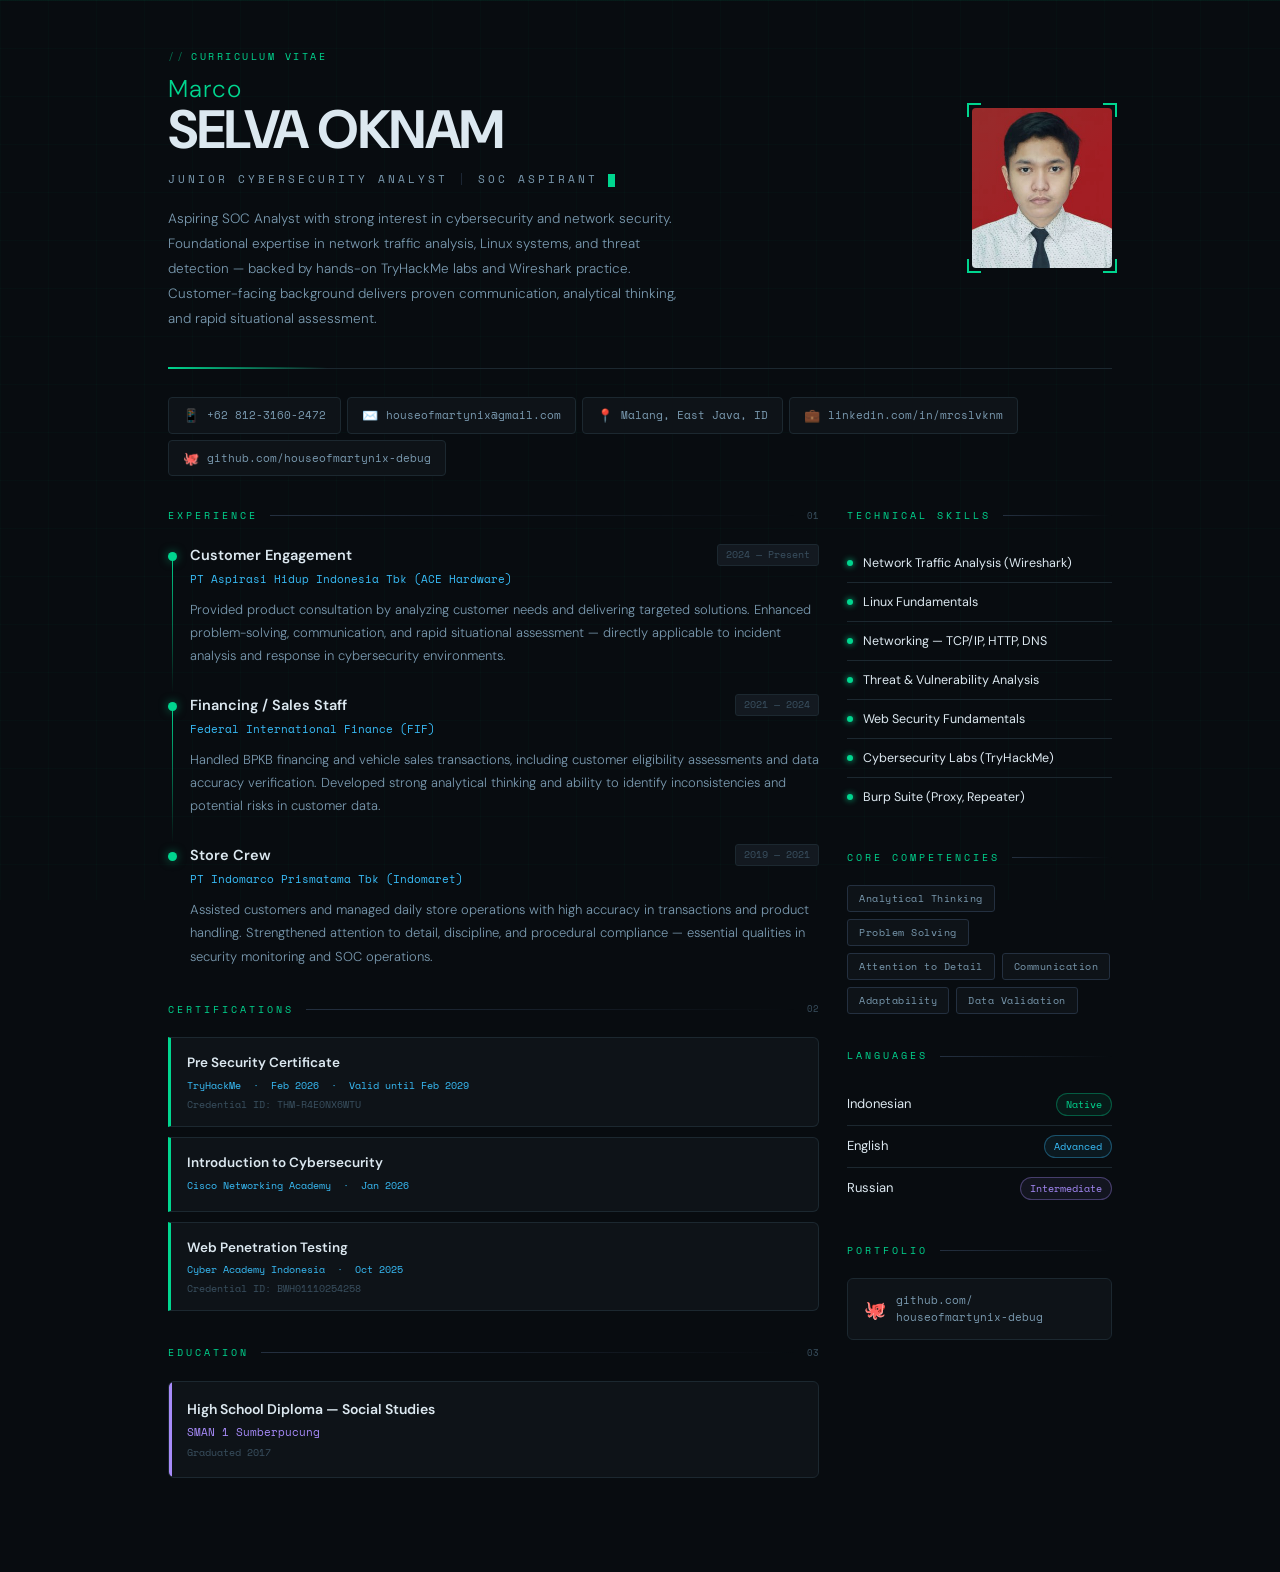
<file: Marco_Selva_Oknam_CV.html>
<!DOCTYPE html>
<html lang="en">
<head>
<meta charset="UTF-8">
<meta name="viewport" content="width=device-width, initial-scale=1.0">
<title>Marco Selva Oknam — Junior Cybersecurity Analyst</title>
<link href="https://fonts.googleapis.com/css2?family=Space+Mono:wght@400;700&family=DM+Sans:ital,opsz,wght@0,9..40,300;0,9..40,400;0,9..40,500;0,9..40,600;0,9..40,700;1,9..40,300&display=swap" rel="stylesheet">
<style>
  *,*::before,*::after{margin:0;padding:0;box-sizing:border-box}
  :root{
    --bg:#080c10;--panel:#0e1318;--panel2:#131920;--border:#1c2830;--border2:#243040;
    --green:#00d68f;--green-dim:rgba(0,214,143,.12);--blue:#38bdf8;--purple:#a78bfa;
    --text:#dce8f0;--sub:#7a9ab0;--dim:#3a5060;
    --mono:'Space Mono',monospace;--sans:'DM Sans',sans-serif;
  }
  @keyframes fadeIn{from{opacity:0;transform:translateY(20px)}to{opacity:1;transform:translateY(0)}}
  @keyframes blink{0%,100%{opacity:1}50%{opacity:0}}
  @keyframes scan{0%{top:-10px}100%{top:100vh}}
  @keyframes glow{0%,100%{box-shadow:0 0 0 1px rgba(0,214,143,.15),0 0 20px rgba(0,214,143,.04)}50%{box-shadow:0 0 0 1px rgba(0,214,143,.4),0 0 30px rgba(0,214,143,.12)}}

  body{background:var(--bg);color:var(--text);font-family:var(--sans);font-size:14px;line-height:1.6;min-height:100vh}
  .bg-grid{position:fixed;inset:0;pointer-events:none;z-index:0;
    background-image:linear-gradient(rgba(0,214,143,.025) 1px,transparent 1px),linear-gradient(90deg,rgba(0,214,143,.025) 1px,transparent 1px);
    background-size:48px 48px}
  .scanline{position:fixed;left:0;right:0;height:1px;pointer-events:none;z-index:1;
    background:linear-gradient(transparent,rgba(0,214,143,.06),transparent);animation:scan 10s linear infinite}
  .cv{position:relative;z-index:2;max-width:1000px;margin:0 auto;padding:44px 28px 60px;animation:fadeIn .7s ease both}

  /* HEADER */
  .header{display:grid;grid-template-columns:1fr auto;gap:36px;align-items:center;
    padding-bottom:36px;margin-bottom:28px;border-bottom:1px solid var(--border);position:relative}
  .header::after{content:'';position:absolute;bottom:-1px;left:0;width:160px;height:2px;
    background:linear-gradient(90deg,var(--green),transparent)}
  .tag{display:inline-flex;align-items:center;gap:6px;font-family:var(--mono);font-size:10px;
    letter-spacing:2.5px;text-transform:uppercase;color:var(--green);margin-bottom:12px}
  .tag::before{content:'//';opacity:.5}
  .name{font-family:var(--sans);font-size:clamp(30px,5vw,54px);font-weight:700;letter-spacing:-1.5px;line-height:1;color:var(--text)}
  .name em{display:block;font-style:normal;color:var(--green);font-weight:300;letter-spacing:1px;font-size:.45em;margin-bottom:2px}
  .title-row{margin-top:14px;display:flex;align-items:center;gap:10px;font-family:var(--mono);
    font-size:11px;letter-spacing:3px;text-transform:uppercase;color:var(--sub)}
  .title-row span{color:var(--border2)}
  .cursor{display:inline-block;width:7px;height:13px;background:var(--green);animation:blink 1.2s step-end infinite;vertical-align:middle}
  .bio{margin-top:18px;font-size:13.5px;line-height:1.85;color:var(--sub);max-width:520px;font-weight:300}

  /* PHOTO */
  .photo-wrap{position:relative;flex-shrink:0}
  .photo-frame{width:140px;height:160px;border-radius:4px;overflow:hidden;position:relative;animation:glow 4s ease-in-out infinite}
  .photo-frame img{width:100%;height:100%;object-fit:cover;object-position:top center;display:block;filter:grayscale(15%) contrast(1.05)}
  .photo-frame::after{content:'';position:absolute;inset:0;background:linear-gradient(135deg,rgba(0,214,143,.08) 0%,transparent 60%);pointer-events:none}
  .pc{position:absolute;width:14px;height:14px;border-color:var(--green);border-style:solid}
  .pc.tl{top:-5px;left:-5px;border-width:2px 0 0 2px}
  .pc.tr{top:-5px;right:-5px;border-width:2px 2px 0 0}
  .pc.bl{bottom:-5px;left:-5px;border-width:0 0 2px 2px}
  .pc.br{bottom:-5px;right:-5px;border-width:0 2px 2px 0}

  /* CONTACT */
  .contact-strip{display:flex;flex-wrap:wrap;gap:6px;margin-bottom:32px}
  .c-pill{display:inline-flex;align-items:center;gap:8px;background:var(--panel);border:1px solid var(--border);
    border-radius:4px;padding:7px 14px;font-family:var(--mono);font-size:10.5px;color:var(--sub);
    text-decoration:none;transition:border-color .2s,color .2s}
  .c-pill:hover{border-color:var(--green);color:var(--green)}
  .c-pill .icon{font-size:13px}

  /* MAIN */
  .main{display:grid;grid-template-columns:1fr 265px;gap:28px}

  /* SECTION */
  .section{margin-bottom:34px}
  .sec-head{display:flex;align-items:center;gap:12px;margin-bottom:20px}
  .sec-label{font-family:var(--mono);font-size:9.5px;letter-spacing:3px;text-transform:uppercase;color:var(--green);white-space:nowrap}
  .sec-line{flex:1;height:1px;background:linear-gradient(90deg,var(--border2),transparent)}
  .sec-num{font-family:var(--mono);font-size:9px;color:var(--dim)}

  /* EXPERIENCE */
  .exp{padding:0 0 26px 22px;position:relative}
  .exp:last-child{padding-bottom:0}
  .exp::before{content:'';position:absolute;left:4px;top:10px;bottom:0;width:1px;background:linear-gradient(180deg,var(--green),rgba(0,214,143,0))}
  .exp:last-child::before{display:none}
  .exp::after{content:'';position:absolute;left:0;top:8px;width:9px;height:9px;border-radius:50%;background:var(--green);box-shadow:0 0 10px rgba(0,214,143,.5)}
  .exp-meta{display:flex;justify-content:space-between;align-items:flex-start;gap:12px;flex-wrap:wrap}
  .exp-role{font-size:14.5px;font-weight:600;color:var(--text)}
  .exp-period{font-family:var(--mono);font-size:10px;color:var(--dim);background:var(--panel2);border:1px solid var(--border);padding:2px 8px;border-radius:3px;white-space:nowrap}
  .exp-company{font-family:var(--mono);font-size:10.5px;color:var(--blue);margin:4px 0 10px}
  .exp-desc{font-size:13px;color:var(--sub);line-height:1.8;font-weight:300}

  /* CERTS */
  .cert{background:var(--panel);border:1px solid var(--border);border-left:3px solid var(--green);
    border-radius:0 6px 6px 0;padding:14px 16px;margin-bottom:10px;transition:border-color .2s,background .2s}
  .cert:hover{background:var(--panel2);border-left-color:var(--blue)}
  .cert-name{font-size:13.5px;font-weight:600;color:var(--text);margin-bottom:4px}
  .cert-issuer{font-family:var(--mono);font-size:10px;color:var(--blue);margin-bottom:3px}
  .cert-id{font-family:var(--mono);font-size:9.5px;color:var(--dim)}

  /* EDUCATION */
  .edu-card{background:var(--panel);border:1px solid var(--border);border-radius:6px;padding:16px 18px;position:relative;overflow:hidden}
  .edu-card::before{content:'';position:absolute;left:0;top:0;bottom:0;width:3px;background:var(--purple)}
  .edu-degree{font-weight:600;color:var(--text);margin-bottom:4px}
  .edu-school{font-family:var(--mono);font-size:10.5px;color:var(--purple);margin-bottom:4px}
  .edu-year{font-family:var(--mono);font-size:10px;color:var(--dim)}

  /* SKILLS */
  .skill{display:flex;align-items:center;gap:10px;padding:9px 0;border-bottom:1px solid var(--border);font-size:12.5px;color:var(--text)}
  .skill:last-child{border-bottom:none}
  .sk-dot{width:6px;height:6px;border-radius:50%;flex-shrink:0;background:var(--green);box-shadow:0 0 6px var(--green)}

  /* COMPETENCIES */
  .comp-grid{display:flex;flex-wrap:wrap;gap:7px}
  .comp{font-family:var(--mono);font-size:9.5px;letter-spacing:.5px;padding:5px 11px;border:1px solid var(--border2);
    border-radius:3px;color:var(--sub);background:var(--panel);cursor:default;transition:all .2s}
  .comp:hover{border-color:var(--green);color:var(--green);background:var(--green-dim)}

  /* LANGUAGES */
  .lang{display:flex;justify-content:space-between;align-items:center;padding:9px 0;border-bottom:1px solid var(--border)}
  .lang:last-child{border-bottom:none}
  .lang-name{font-size:13px;color:var(--text)}
  .lang-badge{font-family:var(--mono);font-size:9.5px;padding:3px 9px;border-radius:20px;border:1px solid}
  .lang-badge.native{color:var(--green);border-color:rgba(0,214,143,.35);background:rgba(0,214,143,.07)}
  .lang-badge.advanced{color:var(--blue);border-color:rgba(56,189,248,.35);background:rgba(56,189,248,.07)}
  .lang-badge.inter{color:var(--purple);border-color:rgba(167,139,250,.35);background:rgba(167,139,250,.07)}

  /* PORTFOLIO */
  .portfolio-link{display:flex;align-items:center;gap:10px;background:var(--panel);border:1px solid var(--border);
    border-radius:6px;padding:13px 16px;text-decoration:none;font-family:var(--mono);font-size:10.5px;color:var(--sub);transition:all .2s;line-height:1.6}
  .portfolio-link:hover{border-color:var(--green);color:var(--green)}
  .gh-icon{font-size:18px}

  @media(max-width:720px){.header{grid-template-columns:1fr}.photo-wrap{display:none}.main{grid-template-columns:1fr}}
  @media print{body{background:#fff!important;color:#000!important}.bg-grid,.scanline{display:none!important}}
</style>
</head>
<body>
<div class="bg-grid"></div>
<div class="scanline"></div>
<div class="cv">

  <header class="header">
    <div>
      <div class="tag">curriculum vitae</div>
      <h1 class="name"><em>Marco</em>SELVA OKNAM</h1>
      <div class="title-row">Junior Cybersecurity Analyst <span>|</span> SOC Aspirant <div class="cursor"></div></div>
      <p class="bio">Aspiring SOC Analyst with strong interest in cybersecurity and network security. Foundational expertise in network traffic analysis, Linux systems, and threat detection — backed by hands-on TryHackMe labs and Wireshark practice. Customer-facing background delivers proven communication, analytical thinking, and rapid situational assessment.</p>
    </div>
    <div class="photo-wrap">
      <div class="photo-frame">
        <img src="[data-uri]" alt="Marco Selva Oknam">
      </div>
      <div class="pc tl"></div><div class="pc tr"></div><div class="pc bl"></div><div class="pc br"></div>
    </div>
  </header>

  <div class="contact-strip">
    <a class="c-pill" href="tel:+6281231602472"><span class="icon">📱</span>+62 812-3160-2472</a>
    <a class="c-pill" href="mailto:houseofmartynix@gmail.com"><span class="icon">✉️</span>houseofmartynix@gmail.com</a>
    <a class="c-pill"><span class="icon">📍</span>Malang, East Java, ID</a>
    <a class="c-pill" href="https://linkedin.com/in/mrcslvknm" target="_blank"><span class="icon">💼</span>linkedin.com/in/mrcslvknm</a>
    <a class="c-pill" href="https://github.com/houseofmartynix-debug" target="_blank"><span class="icon">🐙</span>github.com/houseofmartynix-debug</a>
  </div>

  <div class="main">
    <div>

      <div class="section">
        <div class="sec-head"><span class="sec-label">Experience</span><div class="sec-line"></div><span class="sec-num">01</span></div>

        <div class="exp">
          <div class="exp-meta"><div class="exp-role">Customer Engagement</div><div class="exp-period">2024 — Present</div></div>
          <div class="exp-company">PT Aspirasi Hidup Indonesia Tbk (ACE Hardware)</div>
          <p class="exp-desc">Provided product consultation by analyzing customer needs and delivering targeted solutions. Enhanced problem-solving, communication, and rapid situational assessment — directly applicable to incident analysis and response in cybersecurity environments.</p>
        </div>

        <div class="exp">
          <div class="exp-meta"><div class="exp-role">Financing / Sales Staff</div><div class="exp-period">2021 — 2024</div></div>
          <div class="exp-company">Federal International Finance (FIF)</div>
          <p class="exp-desc">Handled BPKB financing and vehicle sales transactions, including customer eligibility assessments and data accuracy verification. Developed strong analytical thinking and ability to identify inconsistencies and potential risks in customer data.</p>
        </div>

        <div class="exp">
          <div class="exp-meta"><div class="exp-role">Store Crew</div><div class="exp-period">2019 — 2021</div></div>
          <div class="exp-company">PT Indomarco Prismatama Tbk (Indomaret)</div>
          <p class="exp-desc">Assisted customers and managed daily store operations with high accuracy in transactions and product handling. Strengthened attention to detail, discipline, and procedural compliance — essential qualities in security monitoring and SOC operations.</p>
        </div>
      </div>

      <div class="section">
        <div class="sec-head"><span class="sec-label">Certifications</span><div class="sec-line"></div><span class="sec-num">02</span></div>
        <div class="cert"><div class="cert-name">Pre Security Certificate</div><div class="cert-issuer">TryHackMe &nbsp;·&nbsp; Feb 2026 &nbsp;·&nbsp; Valid until Feb 2029</div><div class="cert-id">Credential ID: THM-R4E0NX6WTU</div></div>
        <div class="cert"><div class="cert-name">Introduction to Cybersecurity</div><div class="cert-issuer">Cisco Networking Academy &nbsp;·&nbsp; Jan 2026</div></div>
        <div class="cert"><div class="cert-name">Web Penetration Testing</div><div class="cert-issuer">Cyber Academy Indonesia &nbsp;·&nbsp; Oct 2025</div><div class="cert-id">Credential ID: BWH01110254258</div></div>
      </div>

      <div class="section">
        <div class="sec-head"><span class="sec-label">Education</span><div class="sec-line"></div><span class="sec-num">03</span></div>
        <div class="edu-card"><div class="edu-degree">High School Diploma — Social Studies</div><div class="edu-school">SMAN 1 Sumberpucung</div><div class="edu-year">Graduated 2017</div></div>
      </div>

    </div>

    <div>
      <div class="section">
        <div class="sec-head"><span class="sec-label">Technical Skills</span><div class="sec-line"></div></div>
        <div class="skill"><div class="sk-dot"></div>Network Traffic Analysis (Wireshark)</div>
        <div class="skill"><div class="sk-dot"></div>Linux Fundamentals</div>
        <div class="skill"><div class="sk-dot"></div>Networking — TCP/IP, HTTP, DNS</div>
        <div class="skill"><div class="sk-dot"></div>Threat &amp; Vulnerability Analysis</div>
        <div class="skill"><div class="sk-dot"></div>Web Security Fundamentals</div>
        <div class="skill"><div class="sk-dot"></div>Cybersecurity Labs (TryHackMe)</div>
        <div class="skill"><div class="sk-dot"></div>Burp Suite (Proxy, Repeater)</div>
      </div>

      <div class="section">
        <div class="sec-head"><span class="sec-label">Core Competencies</span><div class="sec-line"></div></div>
        <div class="comp-grid">
          <span class="comp">Analytical Thinking</span>
          <span class="comp">Problem Solving</span>
          <span class="comp">Attention to Detail</span>
          <span class="comp">Communication</span>
          <span class="comp">Adaptability</span>
          <span class="comp">Data Validation</span>
        </div>
      </div>

      <div class="section">
        <div class="sec-head"><span class="sec-label">Languages</span><div class="sec-line"></div></div>
        <div class="lang"><span class="lang-name">Indonesian</span><span class="lang-badge native">Native</span></div>
        <div class="lang"><span class="lang-name">English</span><span class="lang-badge advanced">Advanced</span></div>
        <div class="lang"><span class="lang-name">Russian</span><span class="lang-badge inter">Intermediate</span></div>
      </div>

      <div class="section">
        <div class="sec-head"><span class="sec-label">Portfolio</span><div class="sec-line"></div></div>
        <a class="portfolio-link" href="https://github.com/houseofmartynix-debug" target="_blank">
          <span class="gh-icon">🐙</span>github.com/<br>houseofmartynix-debug
        </a>
      </div>
    </div>
  </div>

</div>
</body>
</html>
</file>
